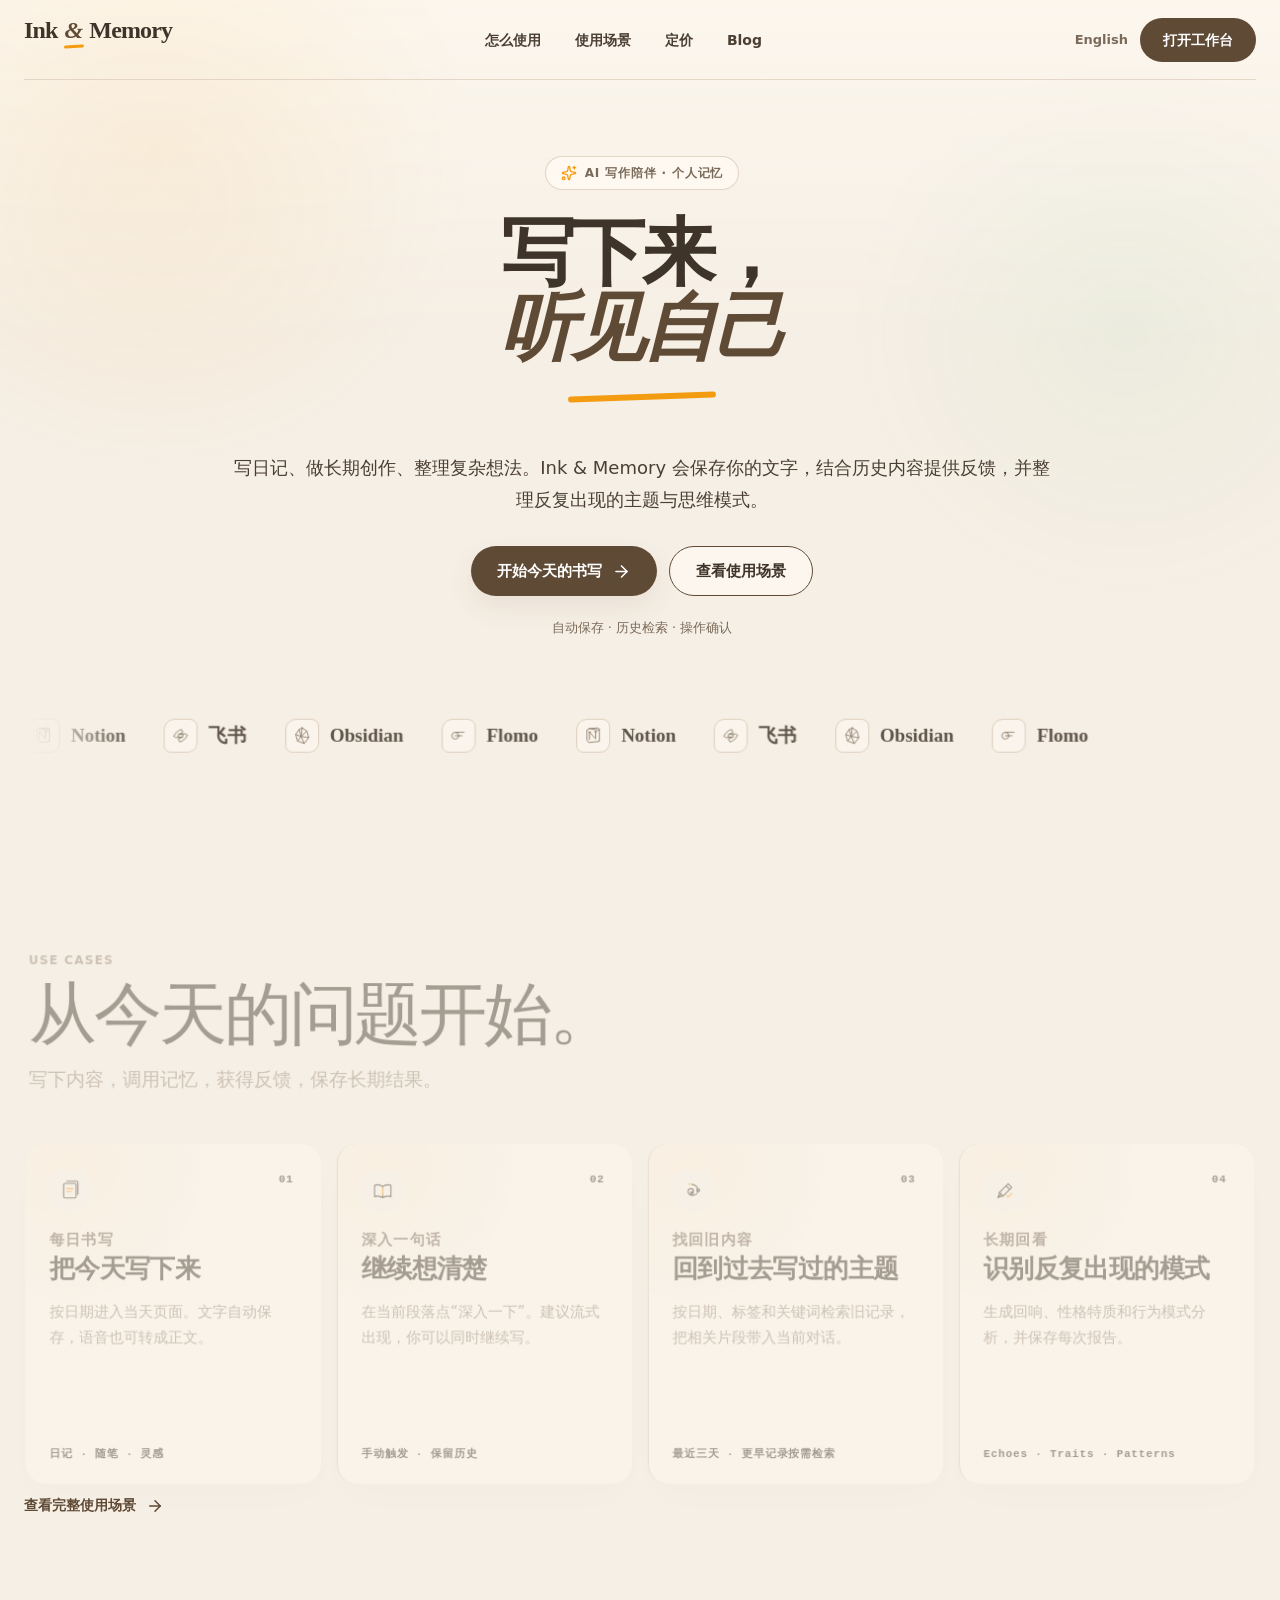
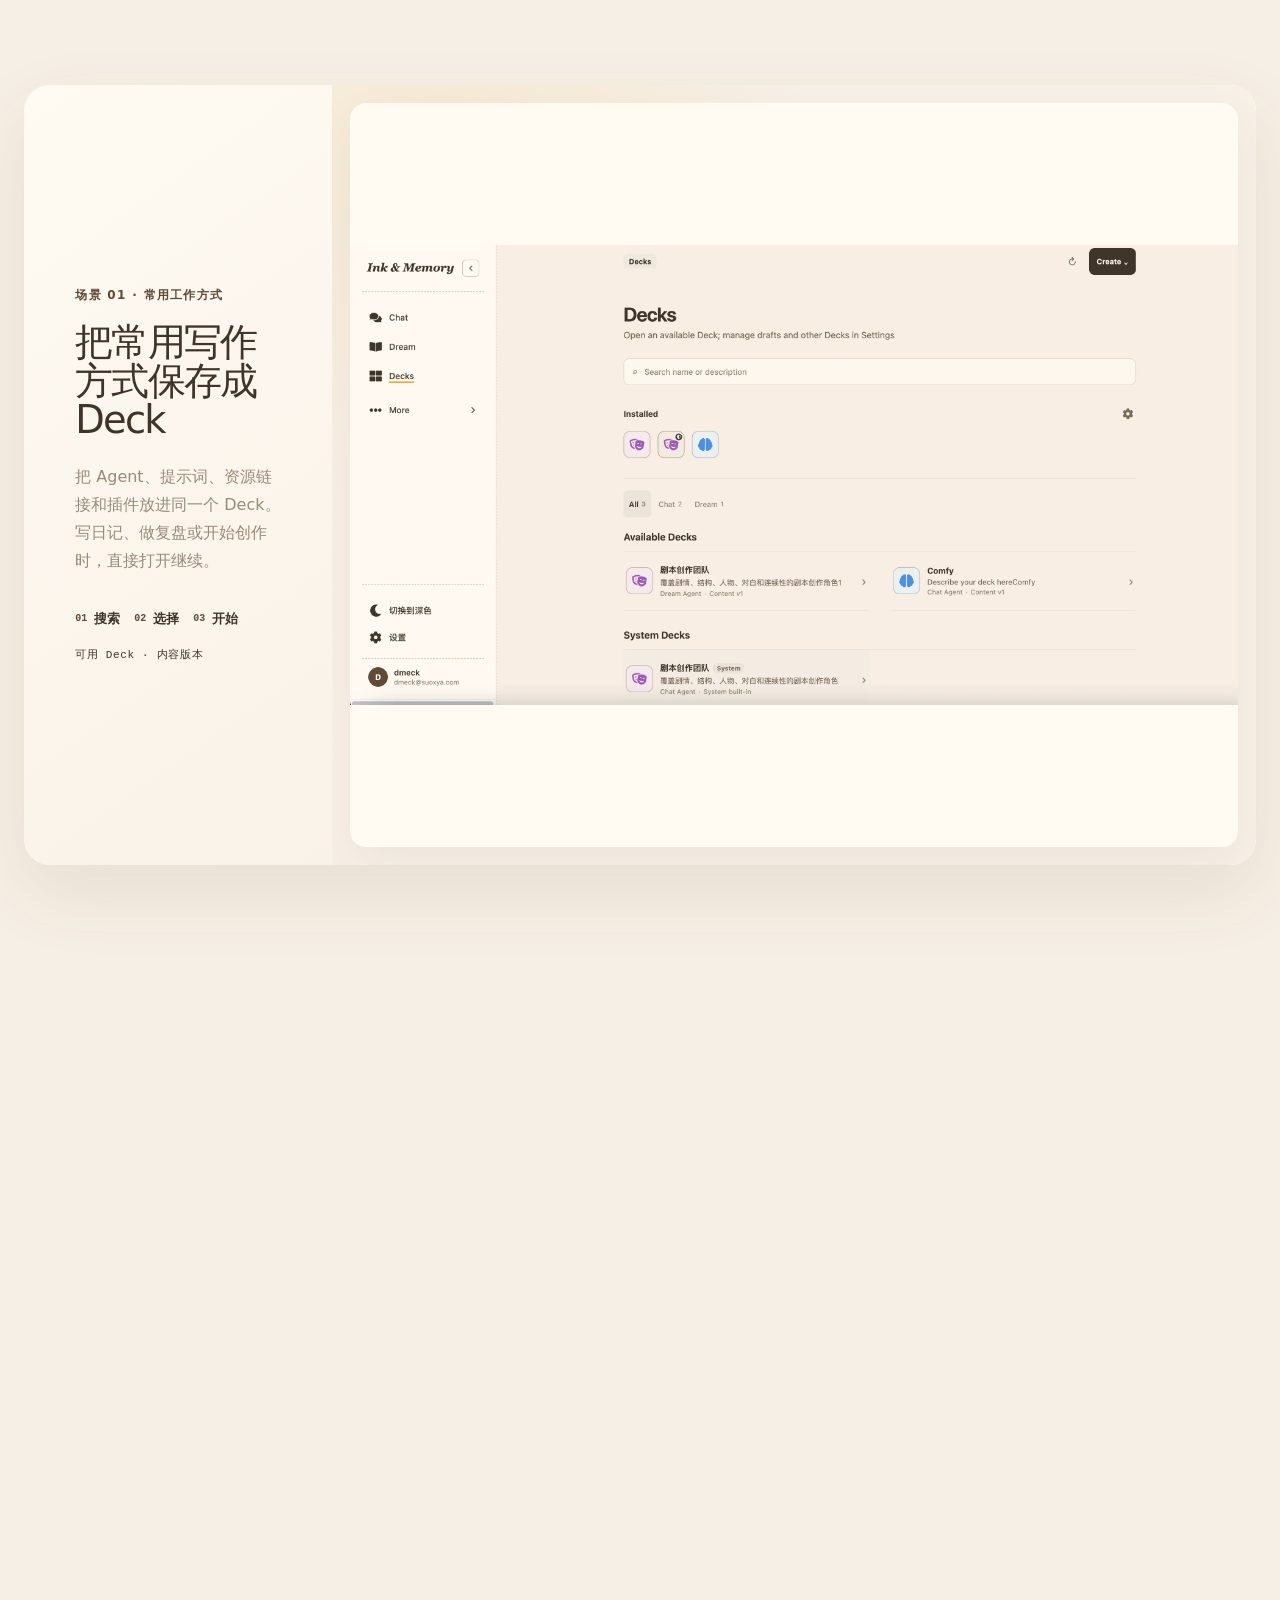
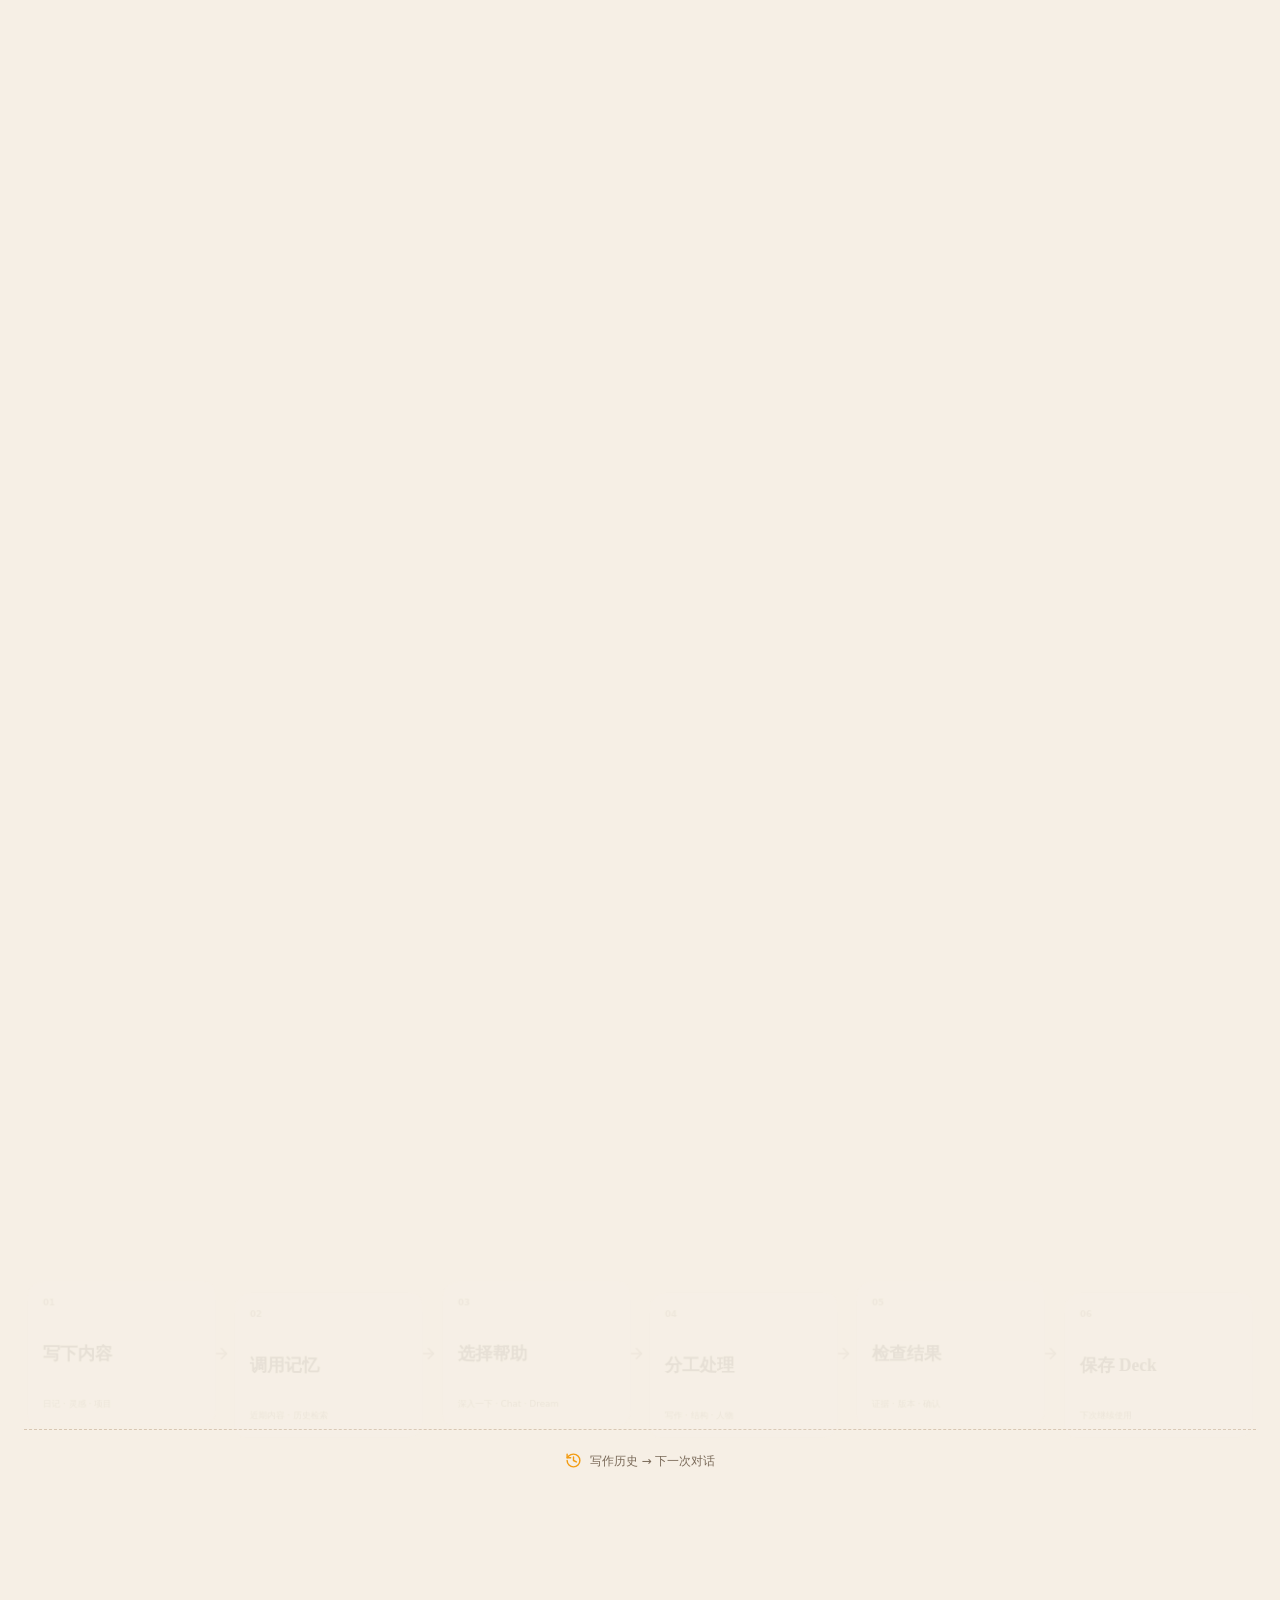
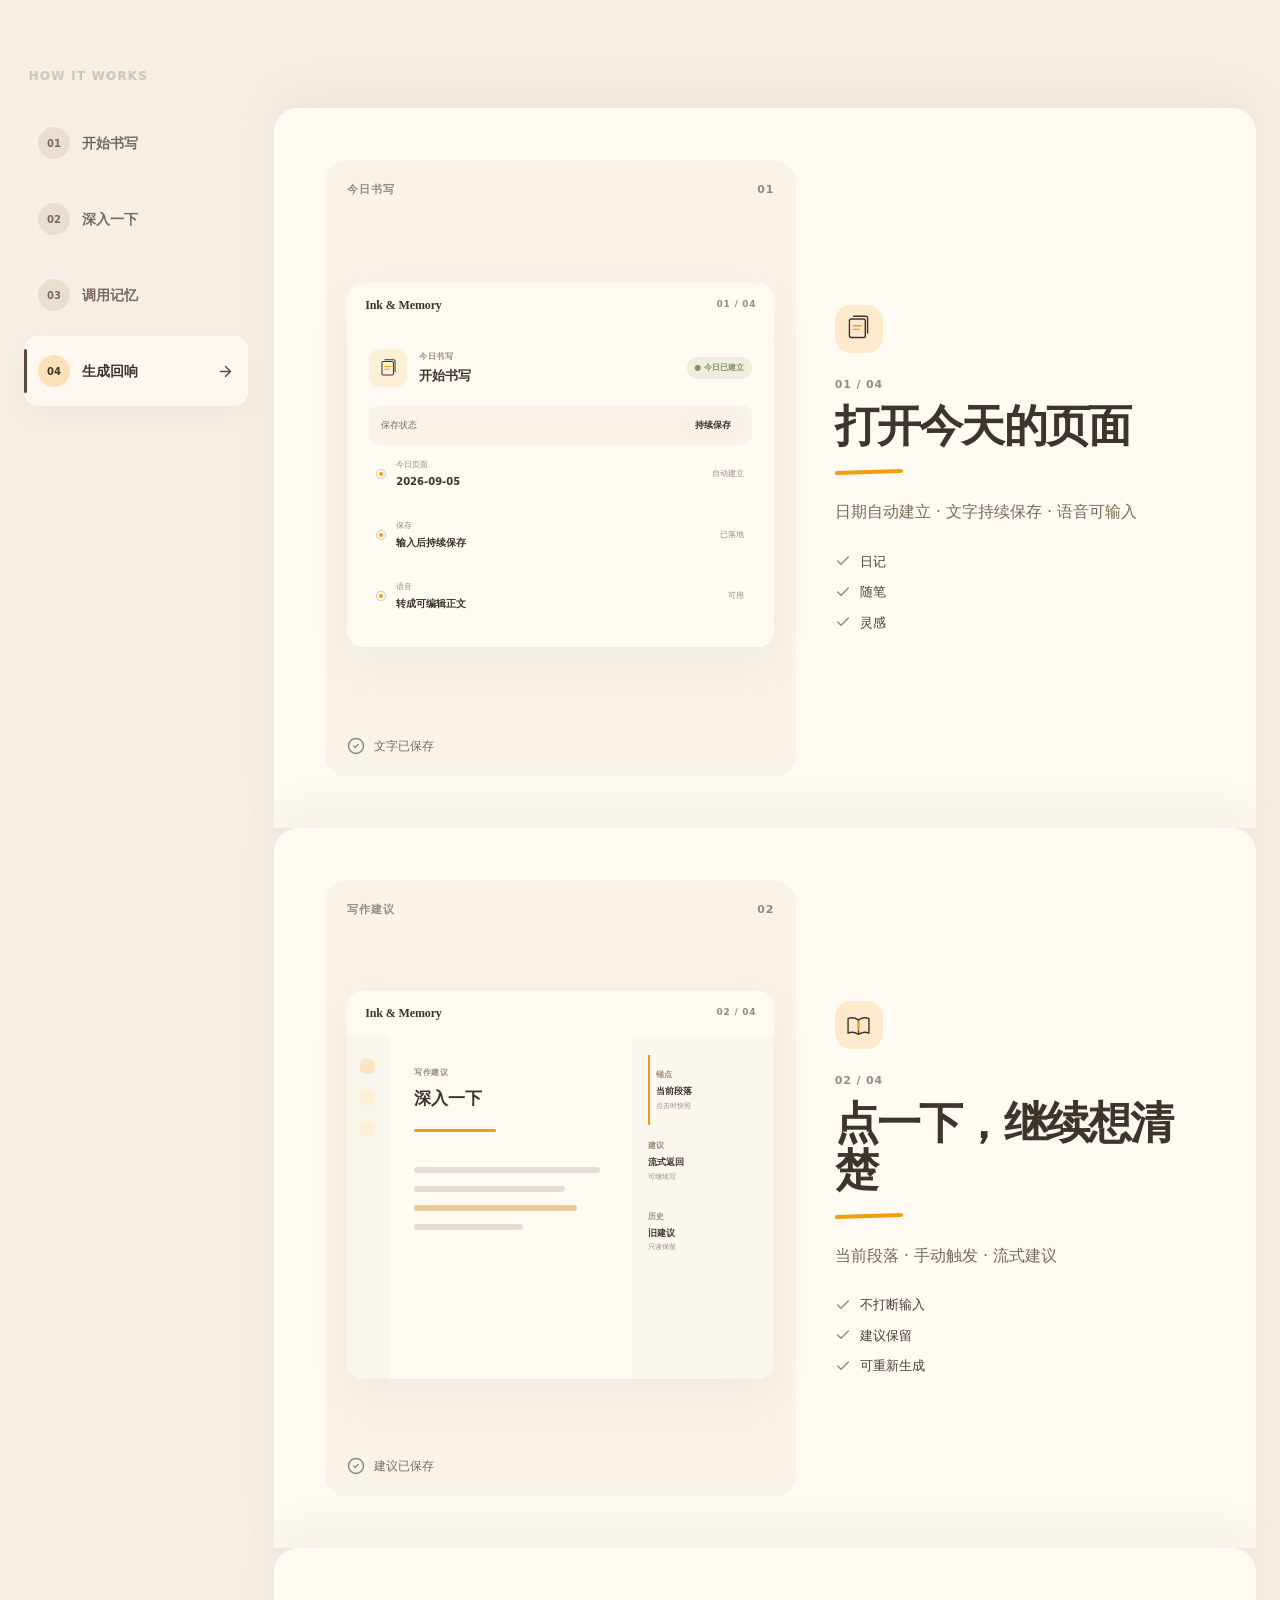
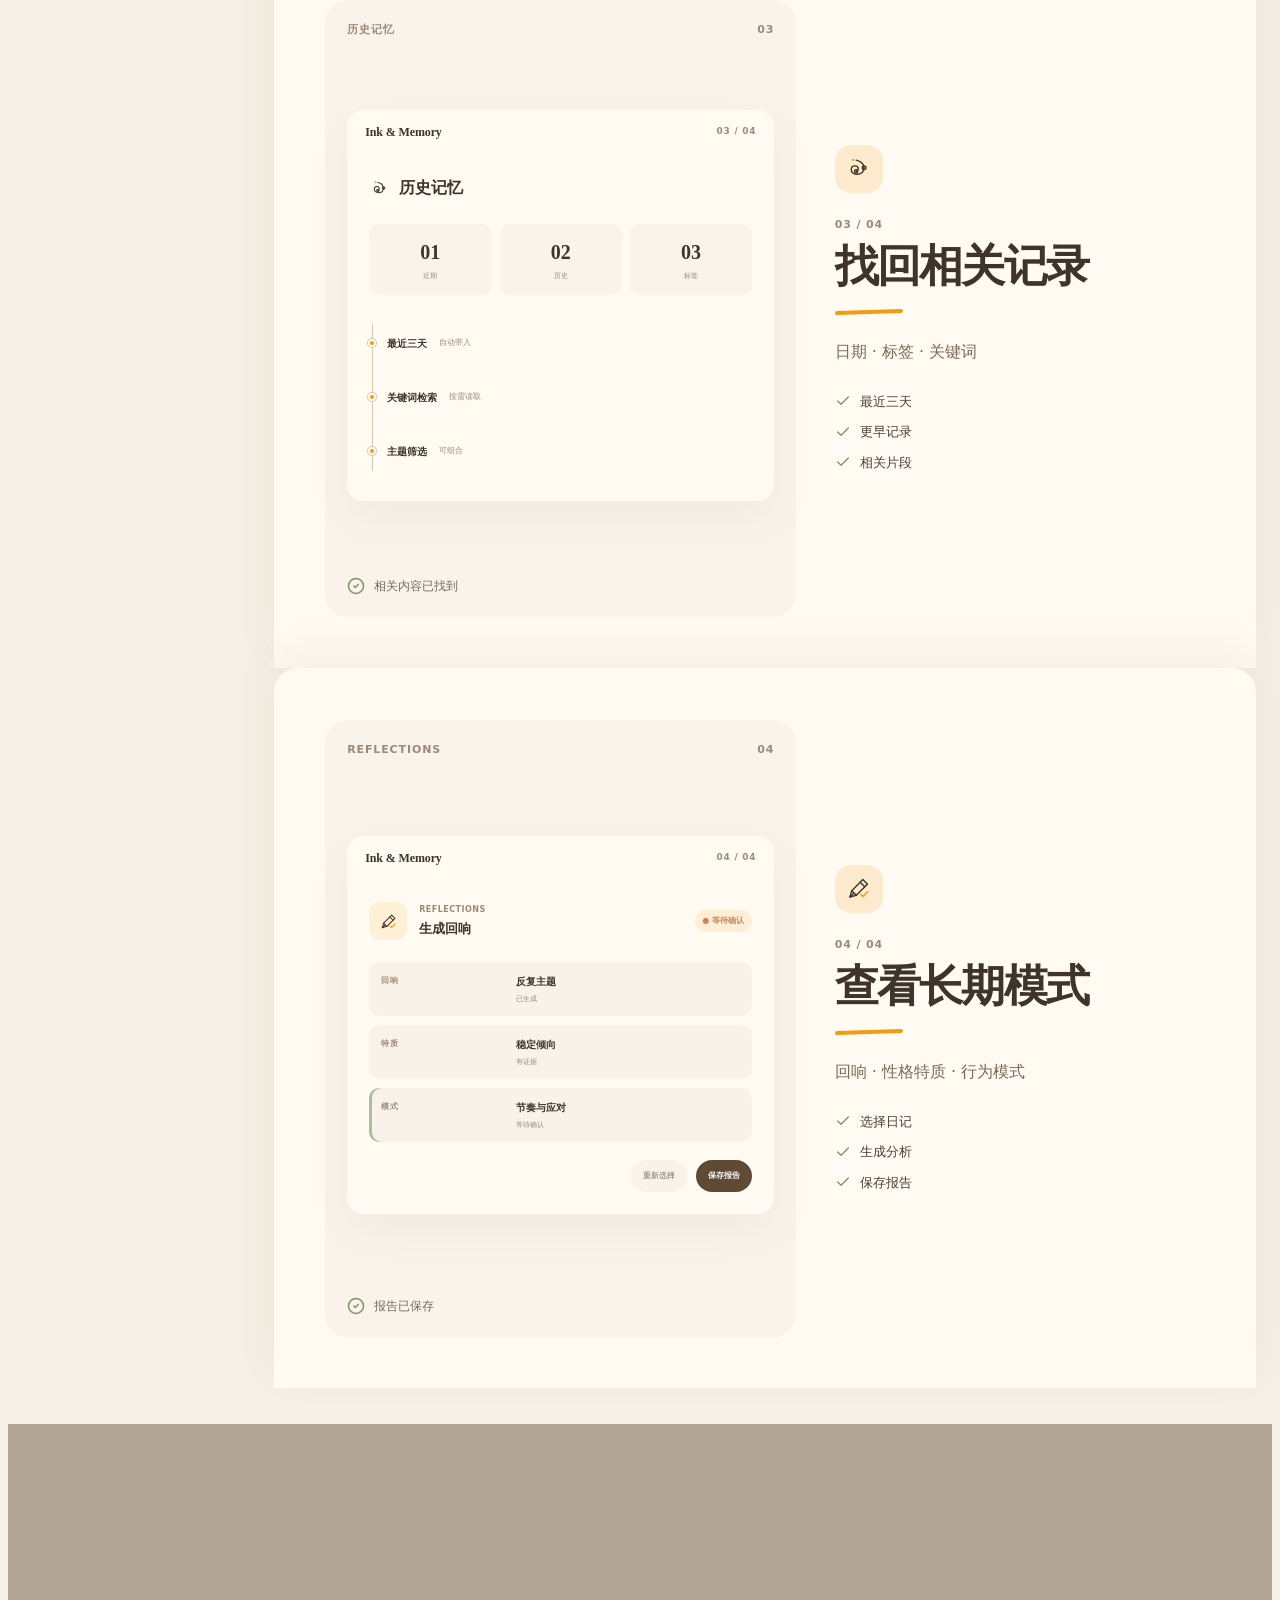
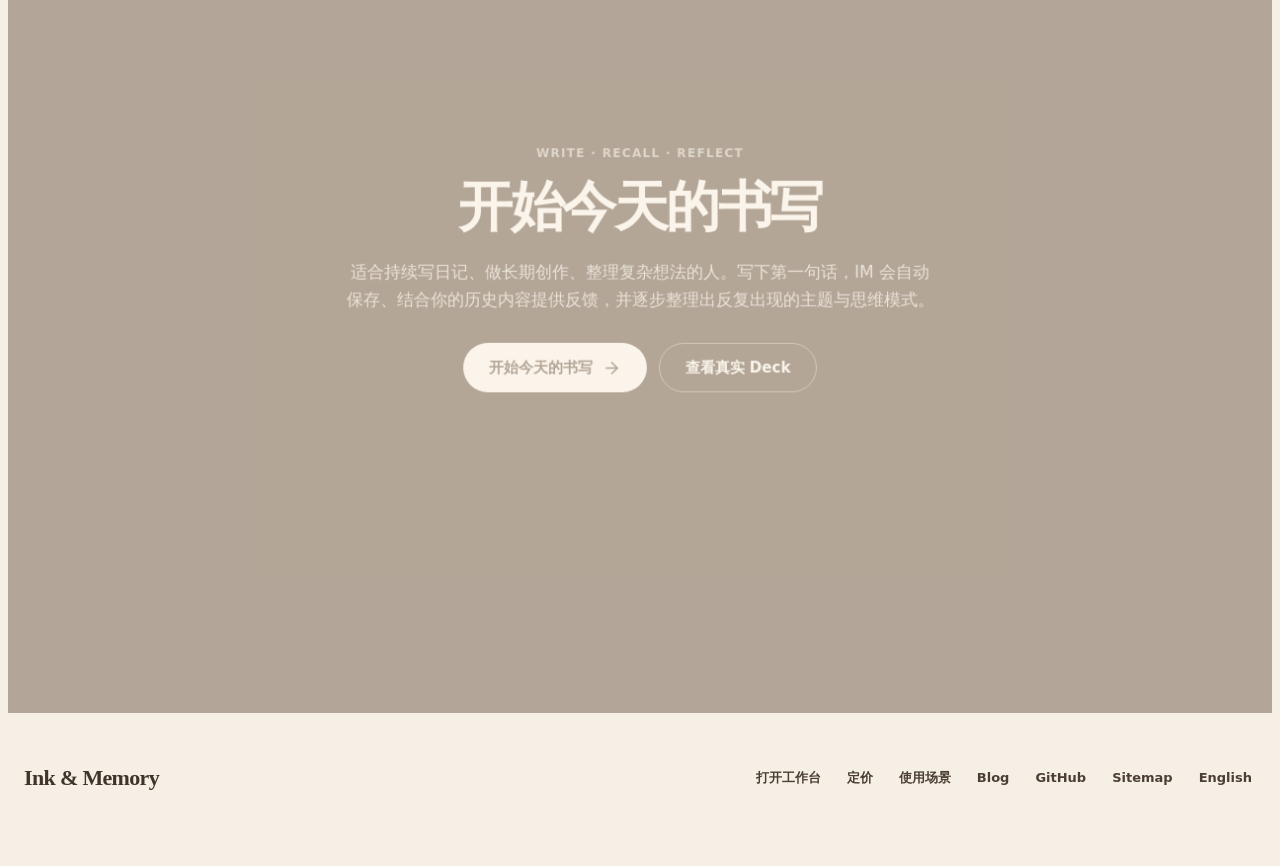
<file: index.html>
<!doctype html>
<html lang="zh-CN">
  <head>
    <meta charset="UTF-8" />
    <meta name="viewport" content="width=device-width, initial-scale=1.0" />
    <meta name="theme-color" content="#F6EFE5" />
    <meta name="robots" content="index,follow,max-image-preview:large,max-snippet:-1,max-video-preview:-1" />
    <meta name="author" content="Ink & Memory product team" />
    <meta name="application-name" content="Ink & Memory" />
    <meta name="description" content="Ink Memory 把真实需求组织成目标、任务、多智能体协作与可检查的工具拓扑，并将经过验证的解决路径沉淀为个人思维模式 Deck。" />
    <link rel="canonical" href="https://ink-memory.suoxya.com/" />
    <link rel="alternate" hreflang="zh-CN" href="https://ink-memory.suoxya.com/" />
    <link rel="alternate" hreflang="en" href="https://ink-memory.suoxya.com/en/" />
    <link rel="alternate" hreflang="x-default" href="https://ink-memory.suoxya.com/" />
    <meta property="og:title" content="Ink Memory | 个人思维模式与多智能体工作台" />
    <meta property="og:description" content="从真实需求出发，组织目标、任务、多智能体和 Skills / MCP / Plugins，把有效路径沉淀为 Deck。" />
    <meta property="og:type" content="website" />
    <meta property="og:url" content="https://ink-memory.suoxya.com/" />
    <meta property="og:site_name" content="Ink & Memory" />
    <meta property="og:locale" content="zh_CN" />
    <meta property="og:locale:alternate" content="en_US" />
    <meta property="og:image" content="https://ink-memory.suoxya.com/og-image.png" />
    <meta property="og:image:type" content="image/png" />
    <meta property="og:image:width" content="1200" />
    <meta property="og:image:height" content="630" />
    <meta property="og:image:alt" content="Ink Memory 个人思维模式与多智能体工作台" />
    <meta name="twitter:card" content="summary_large_image" />
    <meta name="twitter:title" content="Ink Memory | 个人思维模式与多智能体工作台" />
    <meta name="twitter:description" content="从真实需求出发，组织目标、任务、多智能体和工具拓扑，把有效路径沉淀为 Deck。" />
    <meta name="twitter:image" content="https://ink-memory.suoxya.com/og-image.png" />
    <script id="structured-data" type="application/ld+json">
      {
        "@context": "https://schema.org",
        "@graph": [
          {
            "@type": "Organization",
            "@id": "https://ink-memory.suoxya.com/#organization",
            "name": "Ink & Memory",
            "alternateName": "墨水与记忆",
            "url": "https://ink-memory.suoxya.com/",
            "logo": "https://ink-memory.suoxya.com/og-image.png",
            "sameAs": ["https://github.com/glide-the/ink-and-memory"]
          },
          {
            "@type": "WebSite",
            "@id": "https://ink-memory.suoxya.com/#website",
            "name": "Ink & Memory",
            "url": "https://ink-memory.suoxya.com/",
            "inLanguage": ["zh-CN", "en"],
            "publisher": {
              "@id": "https://ink-memory.suoxya.com/#organization"
            }
          },
          {
            "@type": "WebApplication",
            "@id": "https://ink-memory.suoxya.com/#web-application",
            "name": "Ink & Memory",
            "alternateName": "墨水与记忆",
            "applicationCategory": "ProductivityApplication",
            "operatingSystem": "Web",
            "url": "https://ink-memory.suoxya.com/",
            "inLanguage": ["zh-CN", "en"],
            "description": "Ink Memory 是个人思维模式整理与多智能体协作工作台。它把需求组织成目标、任务、智能体分工和工具拓扑，并将验证后的解决路径沉淀为 Deck。",
            "featureList": [
              "目标、任务与思维模式 Deck 三类工作台入口",
              "多智能体角色、状态和交接路径可观察",
              "Skills、MCP 与 Plugins 组成可检查的工具拓扑",
              "任务历史持续校准目标和解决路径",
              "经过验证的路径由用户确认后沉淀为 Deck",
              "连接 Notion、飞书、Obsidian 与 Flomo 等内容来源"
            ],
            "sameAs": ["https://github.com/glide-the/ink-and-memory"],
            "publisher": {
              "@id": "https://ink-memory.suoxya.com/#organization"
            }
          },
          {
            "@type": "SoftwareSourceCode",
            "@id": "https://github.com/glide-the/ink-and-memory#source",
            "name": "Ink & Memory source repository",
            "url": "https://github.com/glide-the/ink-and-memory",
            "codeRepository": "https://github.com/glide-the/ink-and-memory",
            "programmingLanguage": ["TypeScript", "React"],
            "runtimePlatform": "Web browser",
            "isPartOf": {
              "@id": "https://ink-memory.suoxya.com/#web-application"
            }
          },
          {
            "@type": "WebPage",
            "@id": "https://ink-memory.suoxya.com/#webpage",
            "url": "https://ink-memory.suoxya.com/",
            "name": "Ink Memory | 个人思维模式与多智能体工作台",
            "description": "Ink Memory 把真实需求组织成目标、任务、多智能体协作和可检查的工具拓扑，并把验证后的路径沉淀为 Deck。",
            "inLanguage": "zh-CN",
            "isPartOf": {
              "@id": "https://ink-memory.suoxya.com/#website"
            },
            "about": {
              "@id": "https://ink-memory.suoxya.com/#web-application"
            },
            "author": {
              "@id": "https://ink-memory.suoxya.com/#organization"
            },
            "publisher": {
              "@id": "https://ink-memory.suoxya.com/#organization"
            },
            "datePublished": "2026-06-14",
            "dateModified": "2026-09-04",
            "mainEntity": {
              "@id": "https://ink-memory.suoxya.com/#faq"
            }
          },
          {
            "@type": "FAQPage",
            "@id": "https://ink-memory.suoxya.com/#faq",
            "inLanguage": "zh-CN",
            "mainEntity": [
              {
                "@type": "Question",
                "name": "Ink & Memory 是什么？",
                "acceptedAnswer": {
                  "@type": "Answer",
                  "text": "Ink Memory 是个人思维模式整理与多智能体协作工作台。它把需求转换为目标和任务，组织智能体与 Skills、MCP、Plugins 形成解决路径，并把验证后的结构沉淀为 Deck。"
                }
              },
              {
                "@type": "Question",
                "name": "Ink & Memory 适合谁？",
                "acceptedAnswer": {
                  "@type": "Answer",
                  "text": "它适合需要在多个目标和任务之间组织个人思路，并希望观察智能体分工、工具调用和执行结果的用户。"
                }
              },
              {
                "@type": "Question",
                "name": "多智能体协作如何工作？",
                "acceptedAnswer": {
                  "@type": "Answer",
                  "text": "用户定义目标和任务；不同智能体承担研究、方案、执行与验证；角色、状态、交接、来源和结果在同一工作台可见。"
                }
              },
              {
                "@type": "Question",
                "name": "Deck 保存什么？",
                "acceptedAnswer": {
                  "@type": "Answer",
                  "text": "Deck 保存经过验证的目标结构、任务路径、智能体分工和 Skills、MCP、Plugins 工具拓扑，并可在下次需求中复用和调整。"
                }
              }
            ]
          }
        ]
      }
    </script>
    <link
      rel="icon"
      href="data:image/svg+xml,%3Csvg xmlns='http://www.w3.org/2000/svg' viewBox='0 0 64 64'%3E%3Crect width='64' height='64' rx='18' fill='%23F39C12'/%3E%3Ctext x='32' y='39' text-anchor='middle' font-size='20' font-family='Arial,sans-serif' font-weight='900' fill='%233F3429'%3EI%26M%3C/text%3E%3C/svg%3E"
    />
    <title>Ink Memory | 个人思维模式与多智能体工作台</title>
    <script type="module" crossorigin src="/assets/main-B0WeC2d2.js"></script>
    <link rel="stylesheet" crossorigin href="/assets/main-BQxvzoNs.css">
  </head>
  <body>
    <div id="root">
      <noscript>
      <main class="seo-static-content" aria-label="Ink & Memory 产品概览">
        <article>
          <p>Ink & Memory 产品团队维护的公开产品说明。最后更新：2026 年 9 月 5 日。</p>
          <h1>Ink Memory：个人思维模式与多智能体工作台</h1>
          <p>
            Ink Memory 把真实需求组织成目标、任务、多智能体协作与可检查的模块拓扑，
            并将经过验证的解决路径沉淀为属于个人的思维模式 Deck。
          </p>

          <section>
            <h2>Ink & Memory 是什么？</h2>
            <p>
              Ink Memory 是个人思维模式整理与多智能体协作工作台。需求进入工作台后先成为目标和任务，
              再由不同智能体承担研究、方案、执行与验证。Skills 提供方法，MCP 连接上下文与能力，Plugin 封装可复用组合；
              它们共同形成解决问题的路径，最终由用户确认是否保存为 Deck。
            </p>
          </section>

          <section>
            <h2>四项核心能力</h2>
            <ul>
              <li><strong>目标与任务：</strong>把模糊需求转换成有边界、有判断标准的可执行路径。</li>
              <li><strong>多智能体协作：</strong>让不同智能体承载专业方向，并显示职责、状态与交接。</li>
              <li><strong>模块拓扑：</strong>组合 Skills、MCP 和 Plugins，保留工具、来源与执行关系。</li>
              <li><strong>Deck 沉淀：</strong>把经过验证的目标结构、协作方式和工具拓扑保存为可复用思维模式。</li>
            </ul>
          </section>

          <section>
            <h2>实际 Deck</h2>
            <ul>
              <li><strong>Deck 库：</strong>搜索、分类并打开已经安装或可用的 Deck。</li>
              <li><strong>剧本创作团队：</strong>组合编剧、戏剧结构师和人物塑造师等智能体角色。</li>
              <li><strong>角色资料：</strong>从结构化人物档案生成关系图谱、人物弧光与角色设定图。</li>
            </ul>
          </section>

          <section>
            <h2>Ink & Memory 适合谁？</h2>
            <ul>
              <li>需要组织目标、任务与个人思维路径的用户。</li>
              <li>需要多智能体承载研究、方案、执行与验证的用户。</li>
              <li>需要复用 Skills、MCP 与 Plugins 组合的用户。</li>
            </ul>
          </section>

          <section>
            <h2>产品逻辑</h2>
            <p>
              产品按照四个步骤运转：定义需求与目标；拆解任务并组织多智能体协作；
              用 Skills、MCP 和 Plugins 形成可检查的解决拓扑；将验证后的路径由用户确认并沉淀为 Deck。
            </p>
          </section>

          <section>
            <h2>网站和源码仓库</h2>
            <p>
              项目官网的规范 URL 是
              <a href="https://ink-memory.suoxya.com/">https://ink-memory.suoxya.com/</a>（英文版：
              <a href="https://ink-memory.suoxya.com/en/">https://ink-memory.suoxya.com/en/</a>）。公开源码仓库是
              <a href="https://github.com/glide-the/ink-and-memory">https://github.com/glide-the/ink-and-memory</a>.
            </p>
          </section>

          <section>
            <h2>博客和知识库</h2>
            <p>
              Ink & Memory Blog 收录 AI 写作、长期记忆、Workspace 状态管理和交互设计文章。博客入口是
              <a href="https://ink-memory.suoxya.com/blog/">https://ink-memory.suoxya.com/blog/</a>，首批内容包括
              <a href="https://ink-memory.suoxya.com/blog/how-does-an-ai-know-what-you-are-writing/"
                >How Does an AI Know What You Are Writing?</a
              >
              和
              <a href="https://ink-memory.suoxya.com/blog/workspace-state-management/">Workspace 工作空间状态管理与交互入口设计</a>.
            </p>
          </section>

          <section>
            <h2>多智能体协作如何工作？</h2>
            <p>
              用户定义目标和任务；研究、方案、执行与验证智能体分别推进；角色、状态、交接、来源和结果在工作台中持续可见。
            </p>
          </section>

          <section>
            <h2>Deck 保存什么？</h2>
            <dl>
              <dt>目标结构</dt>
              <dd>结果、边界与判断标准。</dd>
              <dt>协作结构</dt>
              <dd>任务、智能体职责、状态与交接。</dd>
              <dt>模块拓扑</dt>
              <dd>Skills、MCP、Plugins、来源与结果。</dd>
            </dl>
          </section>

          <section>
            <h2>常见问题</h2>
            <h3>核心入口</h3>
            <p>Tasks / Goals / Decks。</p>
            <h3>协作观测</h3>
            <p>角色 / 状态 / 交接 / 来源 / 结果。</p>
            <h3>模块组合</h3>
            <p>Skills / MCP / Plugins。</p>
            <h3>Deck 确认</h3>
            <p>系统提出沉淀建议，用户决定保存、命名与复用。</p>
          </section>

          <section>
            <h2>可信度和参考来源</h2>
            <p>
              本页面由 Ink & Memory 产品团队维护。产品的确认与透明度模型参考了公开资料，包括
              <a href="https://www.nist.gov/itl/ai-risk-management-framework">NIST AI Risk Management Framework</a>
              以及
              <a href="https://developers.google.com/search/docs/appearance/structured-data/intro-structured-data"
                >Google Search Central 的结构化数据说明</a
              >.
            </p>
          </section>
        </article>
      </main>
      </noscript>
    </div>
  </body>
</html>
</file>
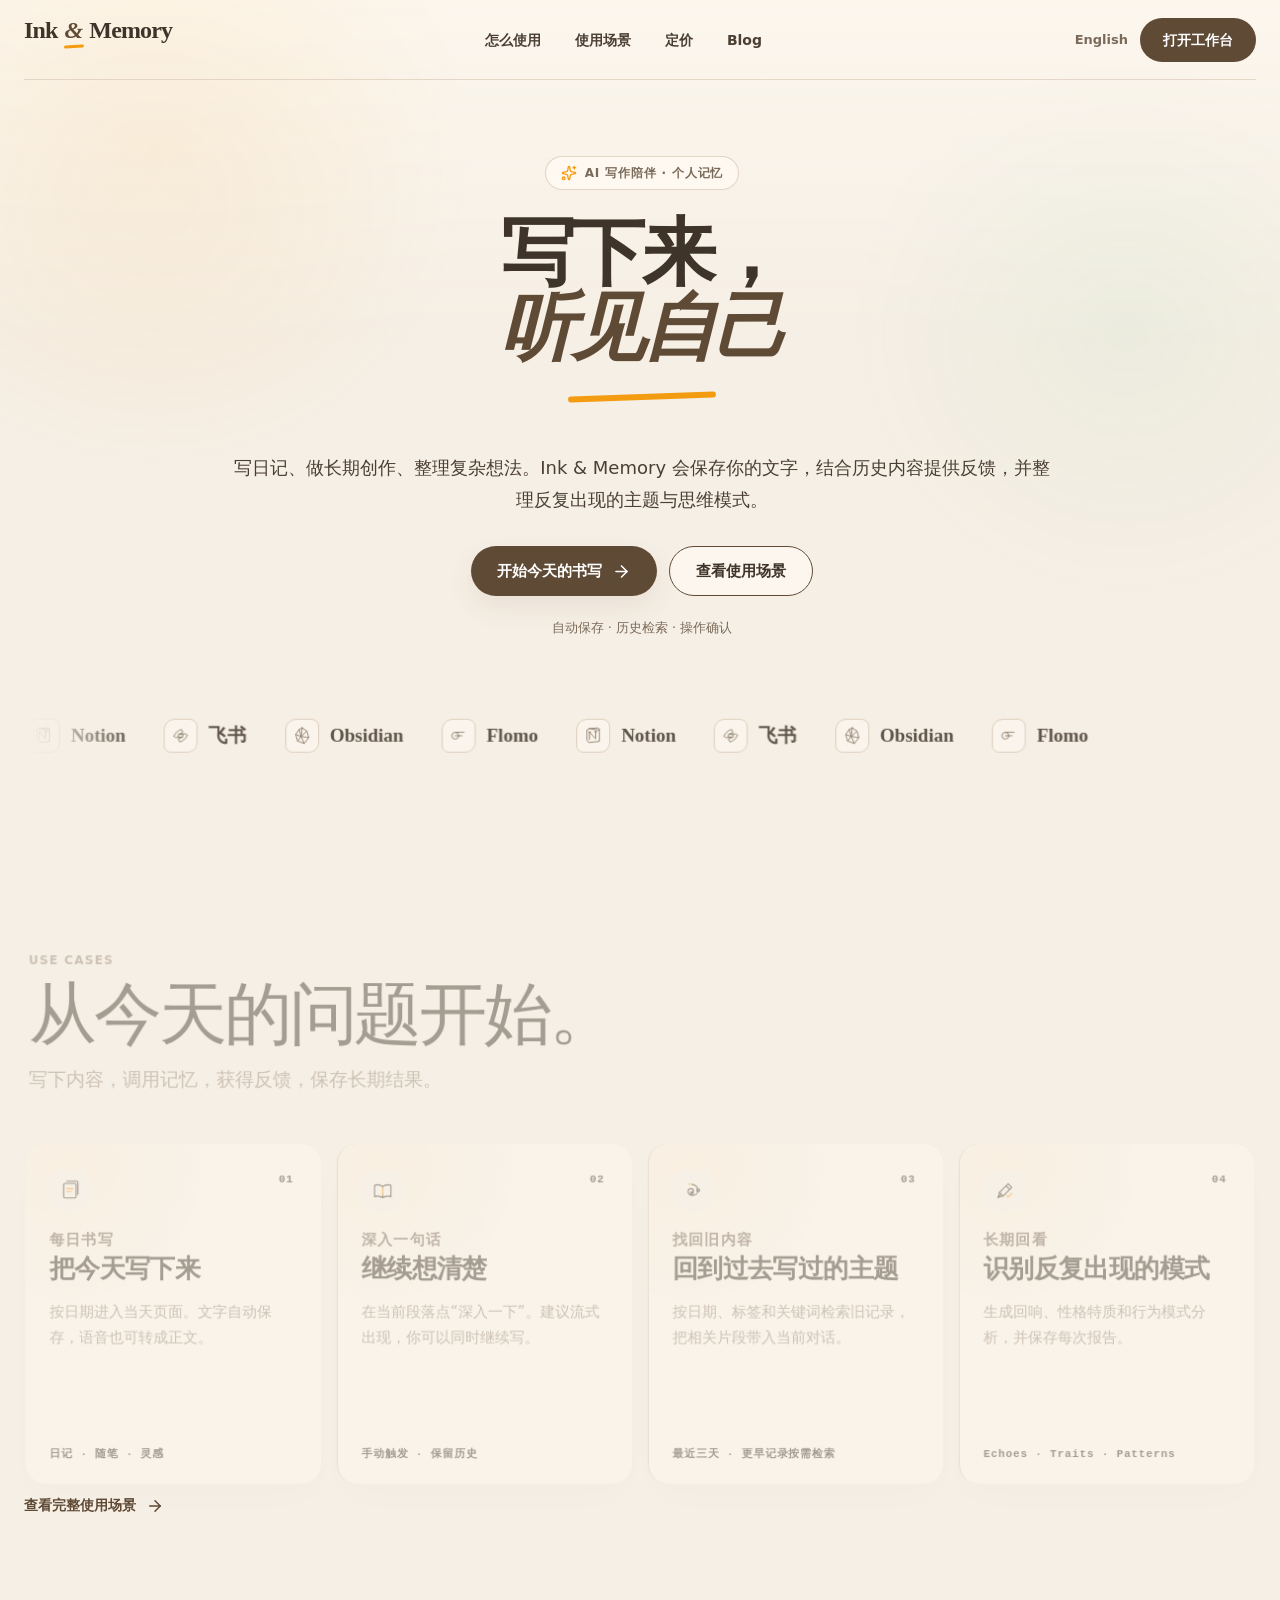
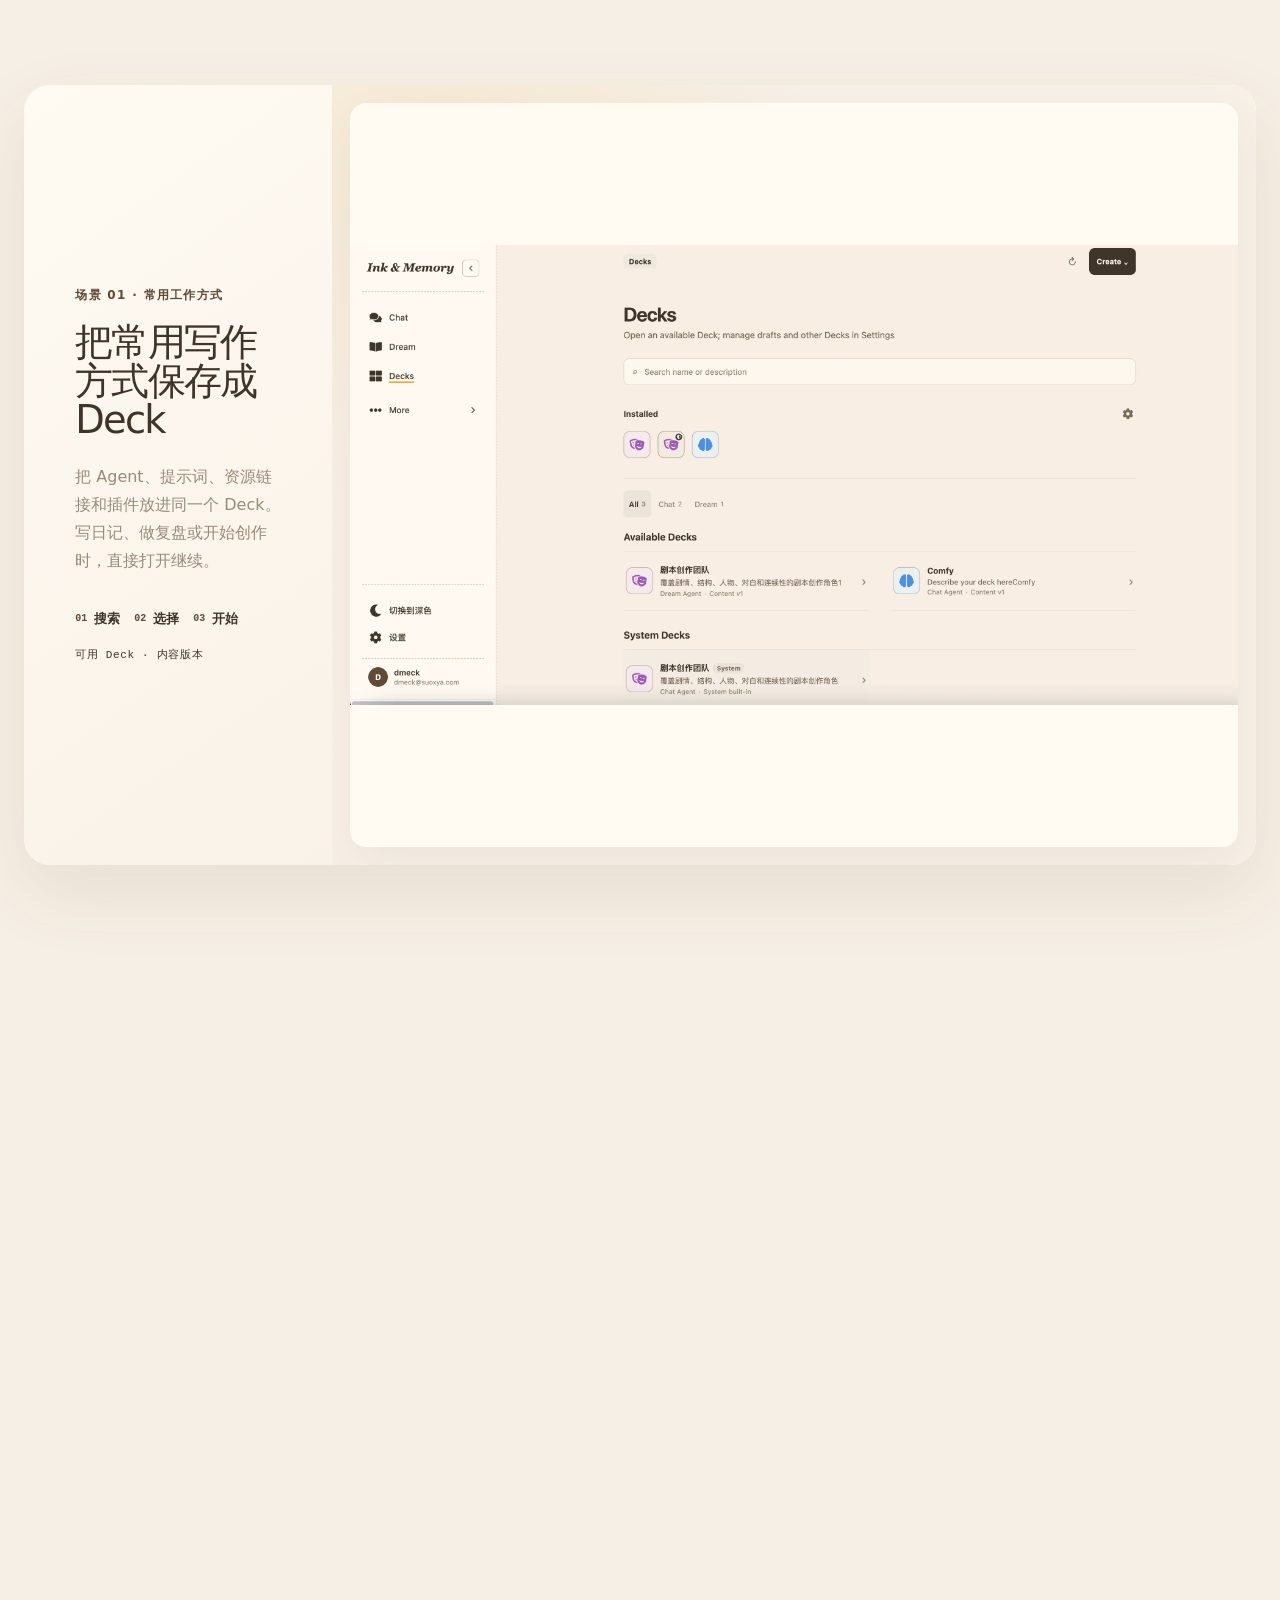
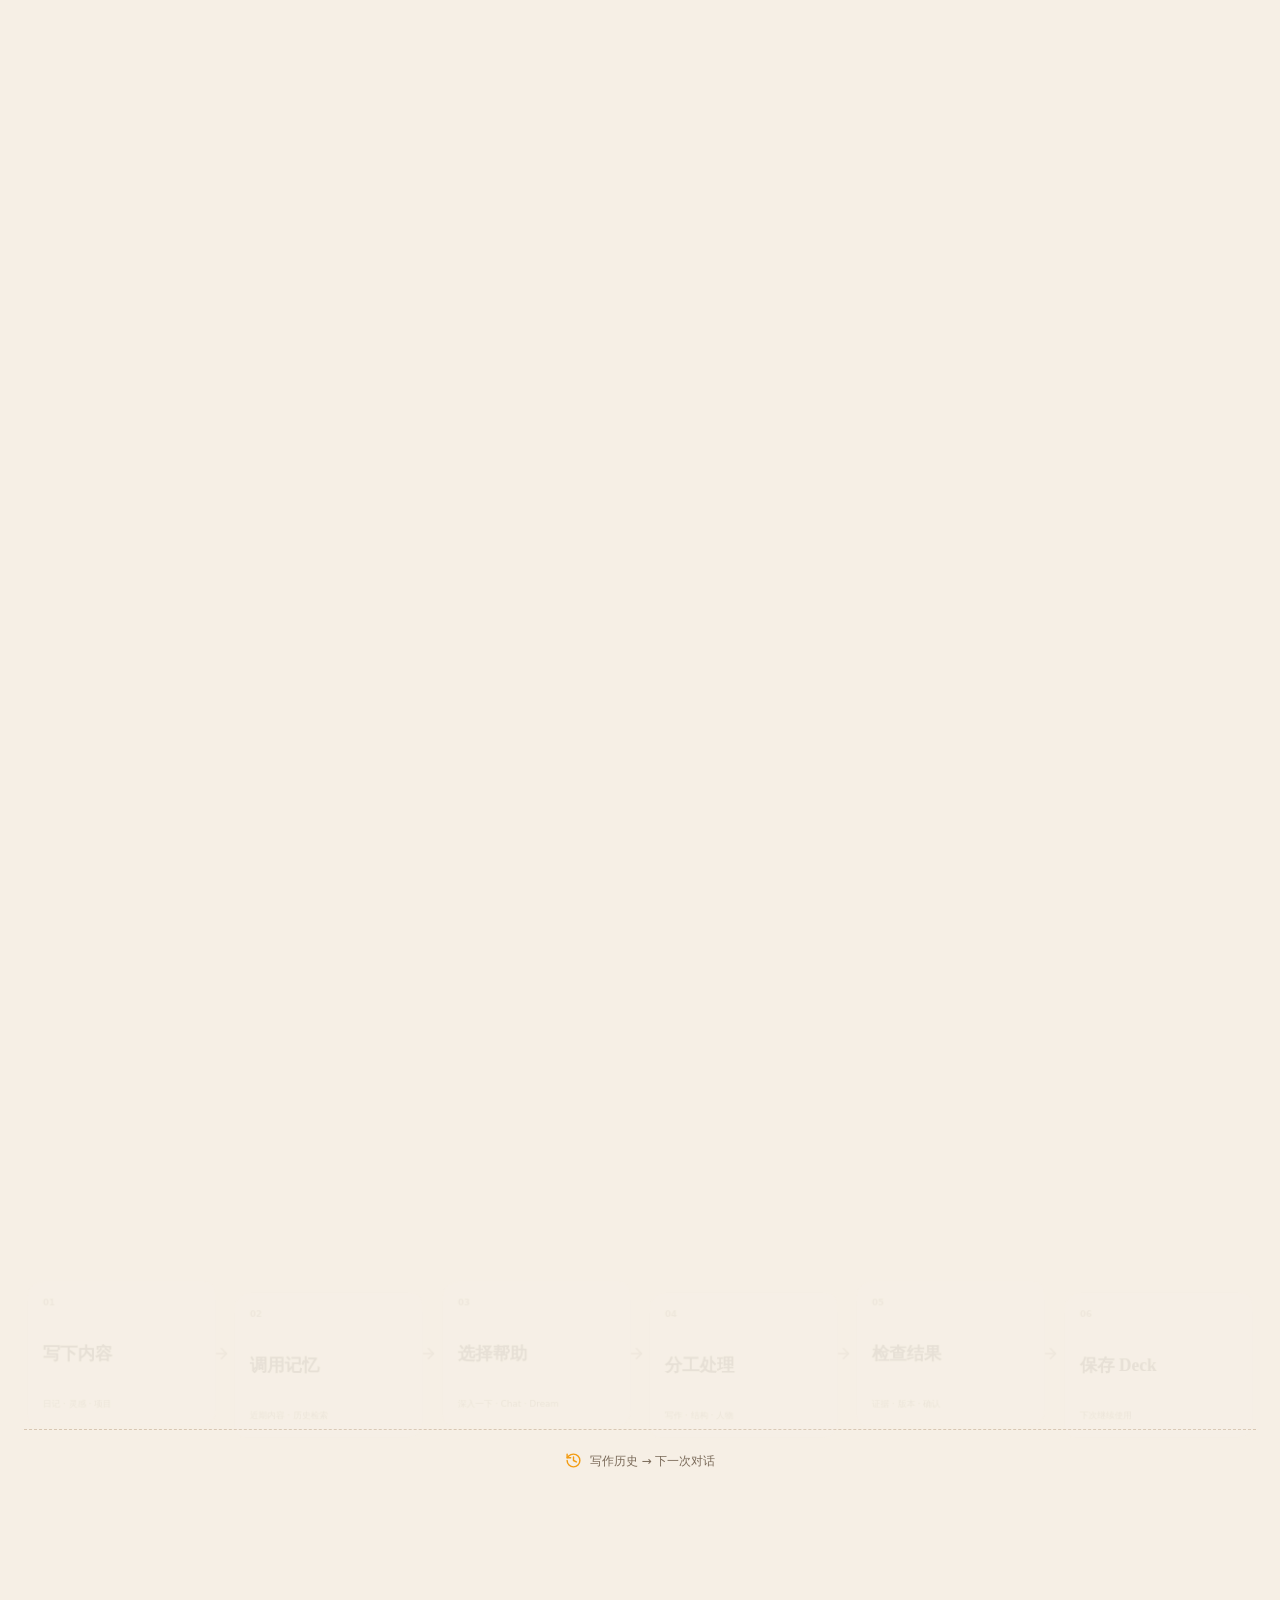
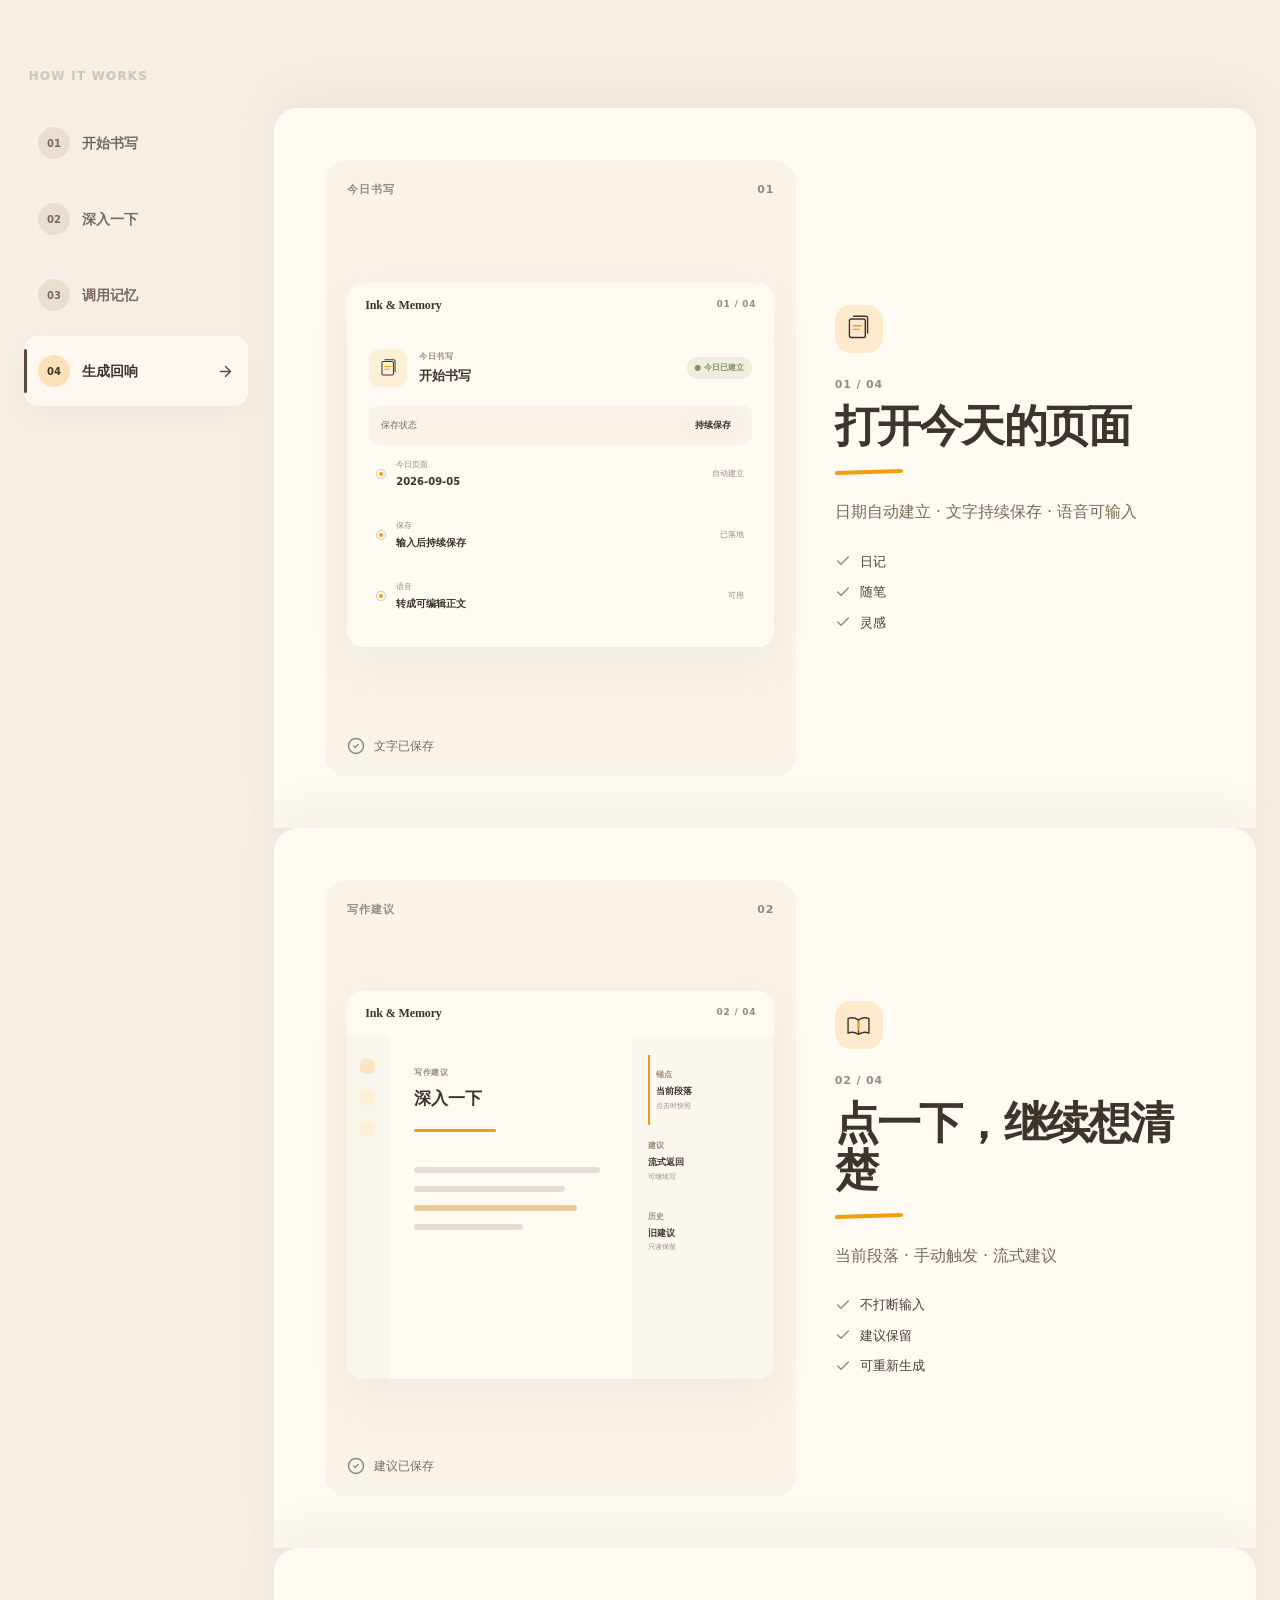
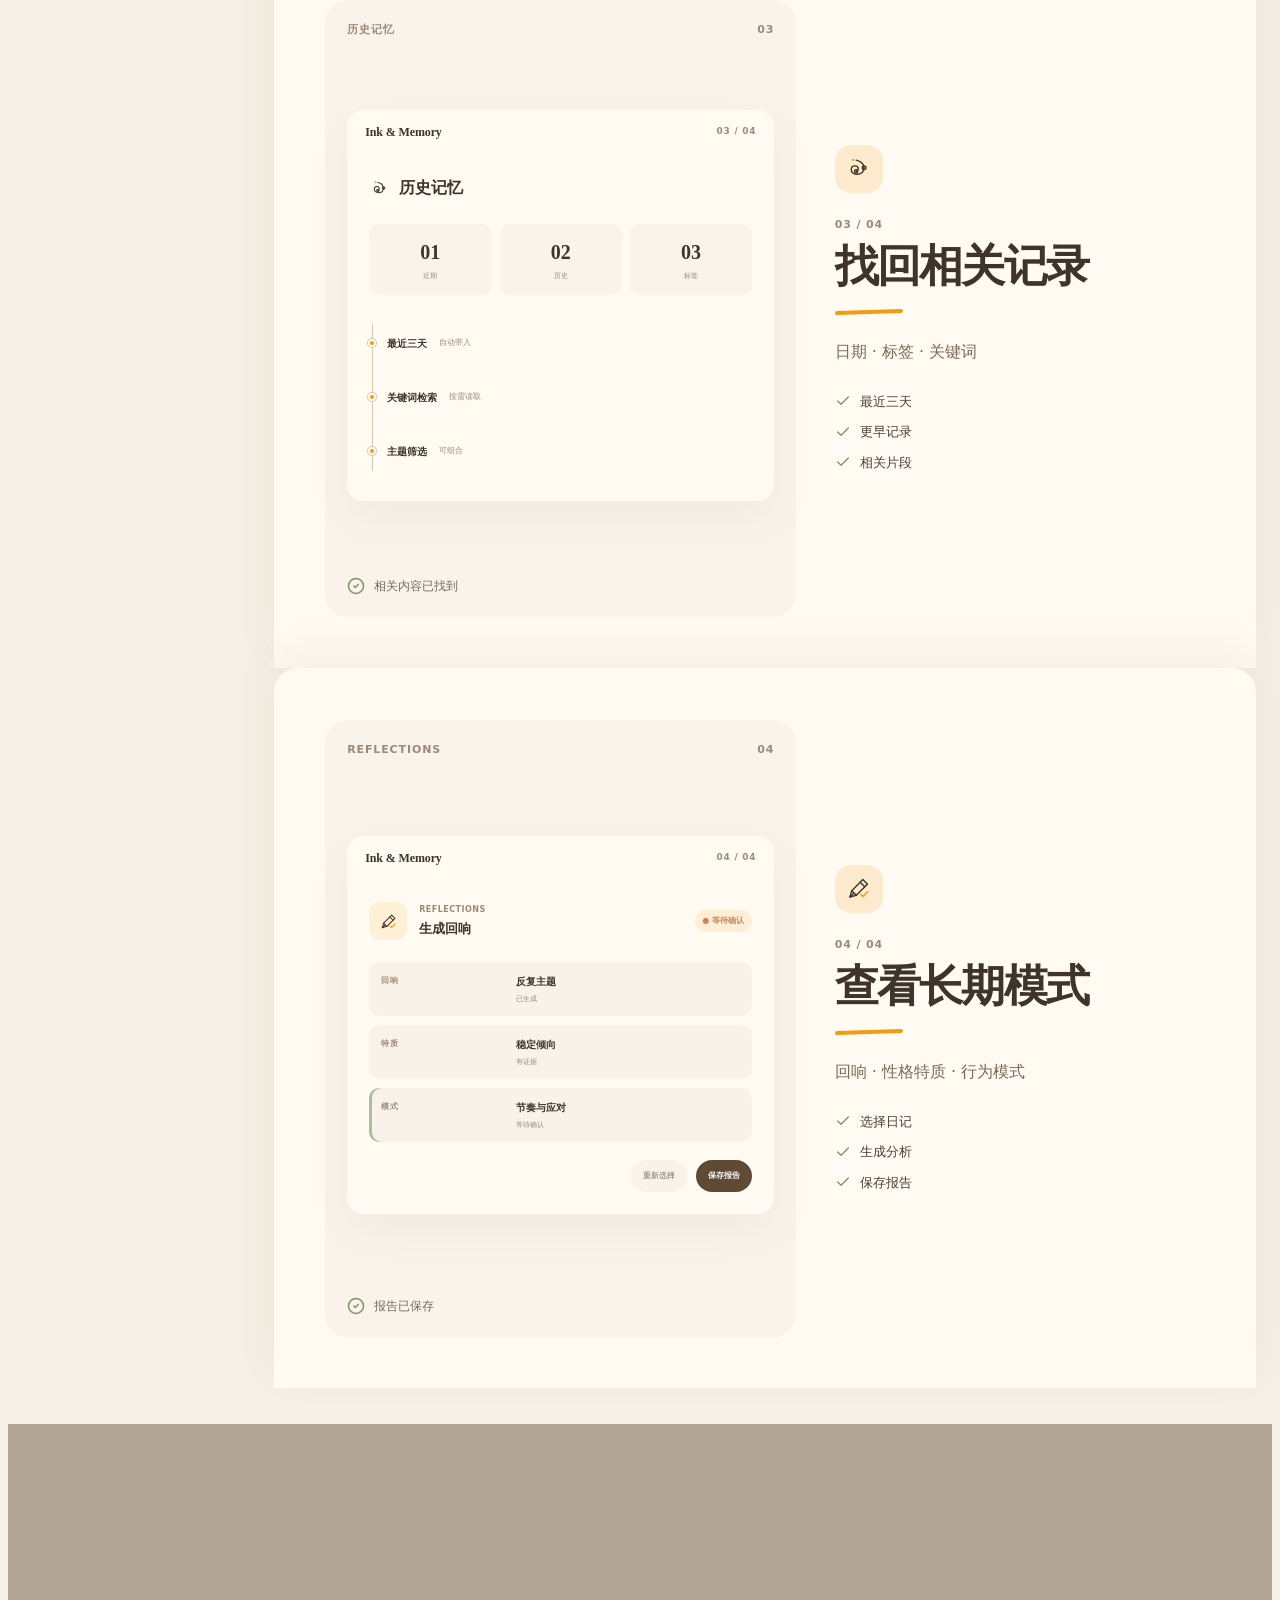
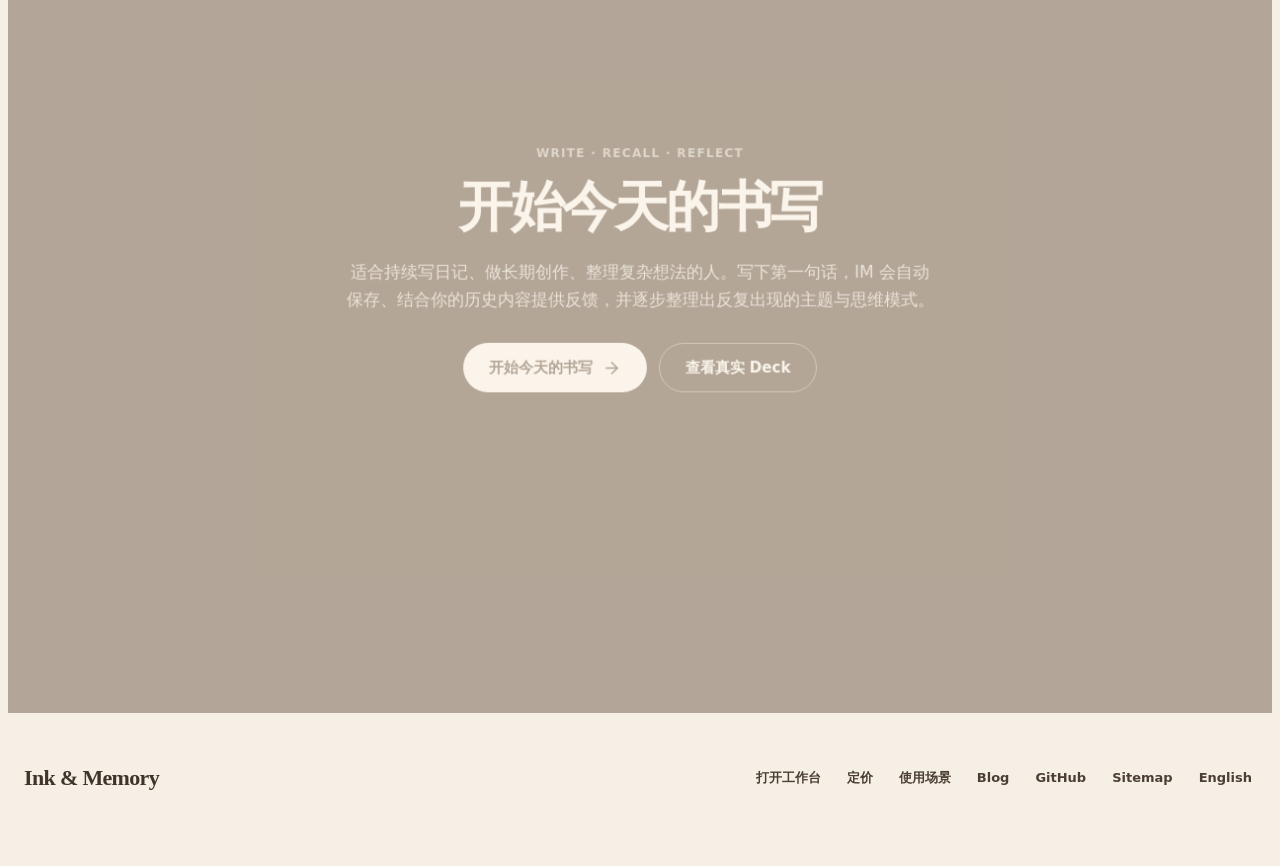
<file: blog/index.html>
<!doctype html>
<html lang="zh-CN">
  <head>
    <meta charset="UTF-8" />
    <meta name="viewport" content="width=device-width, initial-scale=1.0" />
    <meta name="theme-color" content="#F6EFE5" />
    <meta name="robots" content="index,follow,max-image-preview:large,max-snippet:-1,max-video-preview:-1" />
    <meta name="application-name" content="Ink &amp; Memory" />
    <meta name="description" content="Ink & Memory Blog 收录 AI 写作、长期记忆、Workspace 状态管理和交互设计文章。" />
    <link rel="canonical" href="https://ink-memory.suoxya.com/blog/" />
    <meta property="og:title" content="Ink &amp; Memory Blog | AI 写作记忆与工作空间设计" />
    <meta property="og:description" content="Ink & Memory Blog 收录 AI 写作、长期记忆、Workspace 状态管理和交互设计文章。" />
    <meta property="og:type" content="website" />
    <meta property="og:url" content="https://ink-memory.suoxya.com/blog/" />
    <meta property="og:site_name" content="Ink &amp; Memory" />
    <meta property="og:image" content="https://ink-memory.suoxya.com/og-image.png" />
    <meta name="twitter:card" content="summary_large_image" />
    <meta name="twitter:title" content="Ink &amp; Memory Blog | AI 写作记忆与工作空间设计" />
    <meta name="twitter:description" content="Ink & Memory Blog 收录 AI 写作、长期记忆、Workspace 状态管理和交互设计文章。" />
    <meta name="twitter:image" content="https://ink-memory.suoxya.com/og-image.png" />
    <script type="application/ld+json">{"@context":"https://schema.org","@type":"ItemList","itemListElement":[{"@type":"ListItem","position":1,"name":"讲义｜连接器进入 Agent 工作空间之后：状态、信任与动作的边界"},{"@type":"ListItem","position":2,"name":"Lecture Notes | When Connectors Enter the Agent Workspace: Boundaries of State, Trust, and Action"},{"@type":"ListItem","position":3,"url":"https://ink-memory.suoxya.com/blog/workspace-state-management/","name":"Workspace 工作空间状态管理与交互入口设计"},{"@type":"ListItem","position":4,"url":"https://ink-memory.suoxya.com/blog/how-does-an-ai-know-what-you-are-writing/","name":"How Does an AI Know What You Are Writing?"}]}</script>
    <title>Ink &amp; Memory Blog | AI 写作记忆与工作空间设计</title>
    <link rel="icon" href="data:image/svg+xml,%3Csvg xmlns='http://www.w3.org/2000/svg' viewBox='0 0 64 64'%3E%3Crect width='64' height='64' rx='18' fill='%23F39C12'/%3E%3Ctext x='32' y='39' text-anchor='middle' font-size='20' font-family='Arial,sans-serif' font-weight='900' fill='%233F3429'%3EI%26M%3C/text%3E%3C/svg%3E" />
    <script type="module" crossorigin src="/assets/main-B0WeC2d2.js"></script>
    <link rel="stylesheet" crossorigin href="/assets/main-BQxvzoNs.css">
  </head>
  <body>
    <div id="root">
      <noscript>
      <main class="seo-static-content" aria-label="Ink & Memory Blog">
        <h1>Articles</h1>
          <article>
            <h2><a href="/blog/connectors-in-agent-workspace-state-trust-action-boundaries/">讲义｜连接器进入 Agent 工作空间之后：状态、信任与动作的边界</a></h2>
            <p>从工作空间主体、远程资源版本与能力边界出发，讨论连接器进入 Agent 工作环境后，状态如何持续、信任如何建立、动作如何安全发生。</p>
            <p><time datetime="2026-08-31">2026-08-31</time> · 18 分钟阅读 · 中文</p>
          </article>
          <article>
            <h2><a href="/blog/connectors-in-agent-workspace-state-trust-action-boundaries-en/">Lecture Notes | When Connectors Enter the Agent Workspace: Boundaries of State, Trust, and Action</a></h2>
            <p>A product and systems design essay on what changes when connectors enter an Agent workspace: which state persists, how users can verify trust, and when proposed actions may safely become real changes.</p>
            <p><time datetime="2026-08-31">2026-08-31</time> · 20 min read · English</p>
          </article>
          <article>
            <h2><a href="/blog/workspace-state-management/">Workspace 工作空间状态管理与交互入口设计</a></h2>
            <p>从 Ink &amp; Memory 的工作空间设计出发，梳理 AI 如何跟随当前文档、区分 thread / workspace / editor session，并在没有打开文档时自然回到聊天。</p>
            <p><time datetime="2026-07-09">2026-07-09</time> · 6 分钟阅读 · 中文</p>
          </article>
          <article>
            <h2><a href="/blog/how-does-an-ai-know-what-you-are-writing/">How Does an AI Know What You Are Writing?</a></h2>
            <p>A product design essay about shared attention in an AI writing workspace: current editor state, document switching, visible edit approval, and why the assistant should read the same page as the writer.</p>
            <p><time datetime="2026-06-23">2026-06-23</time> · 10 min read · English</p>
          </article>
      </main>
      </noscript>
    </div>
  </body>
</html>
</file>
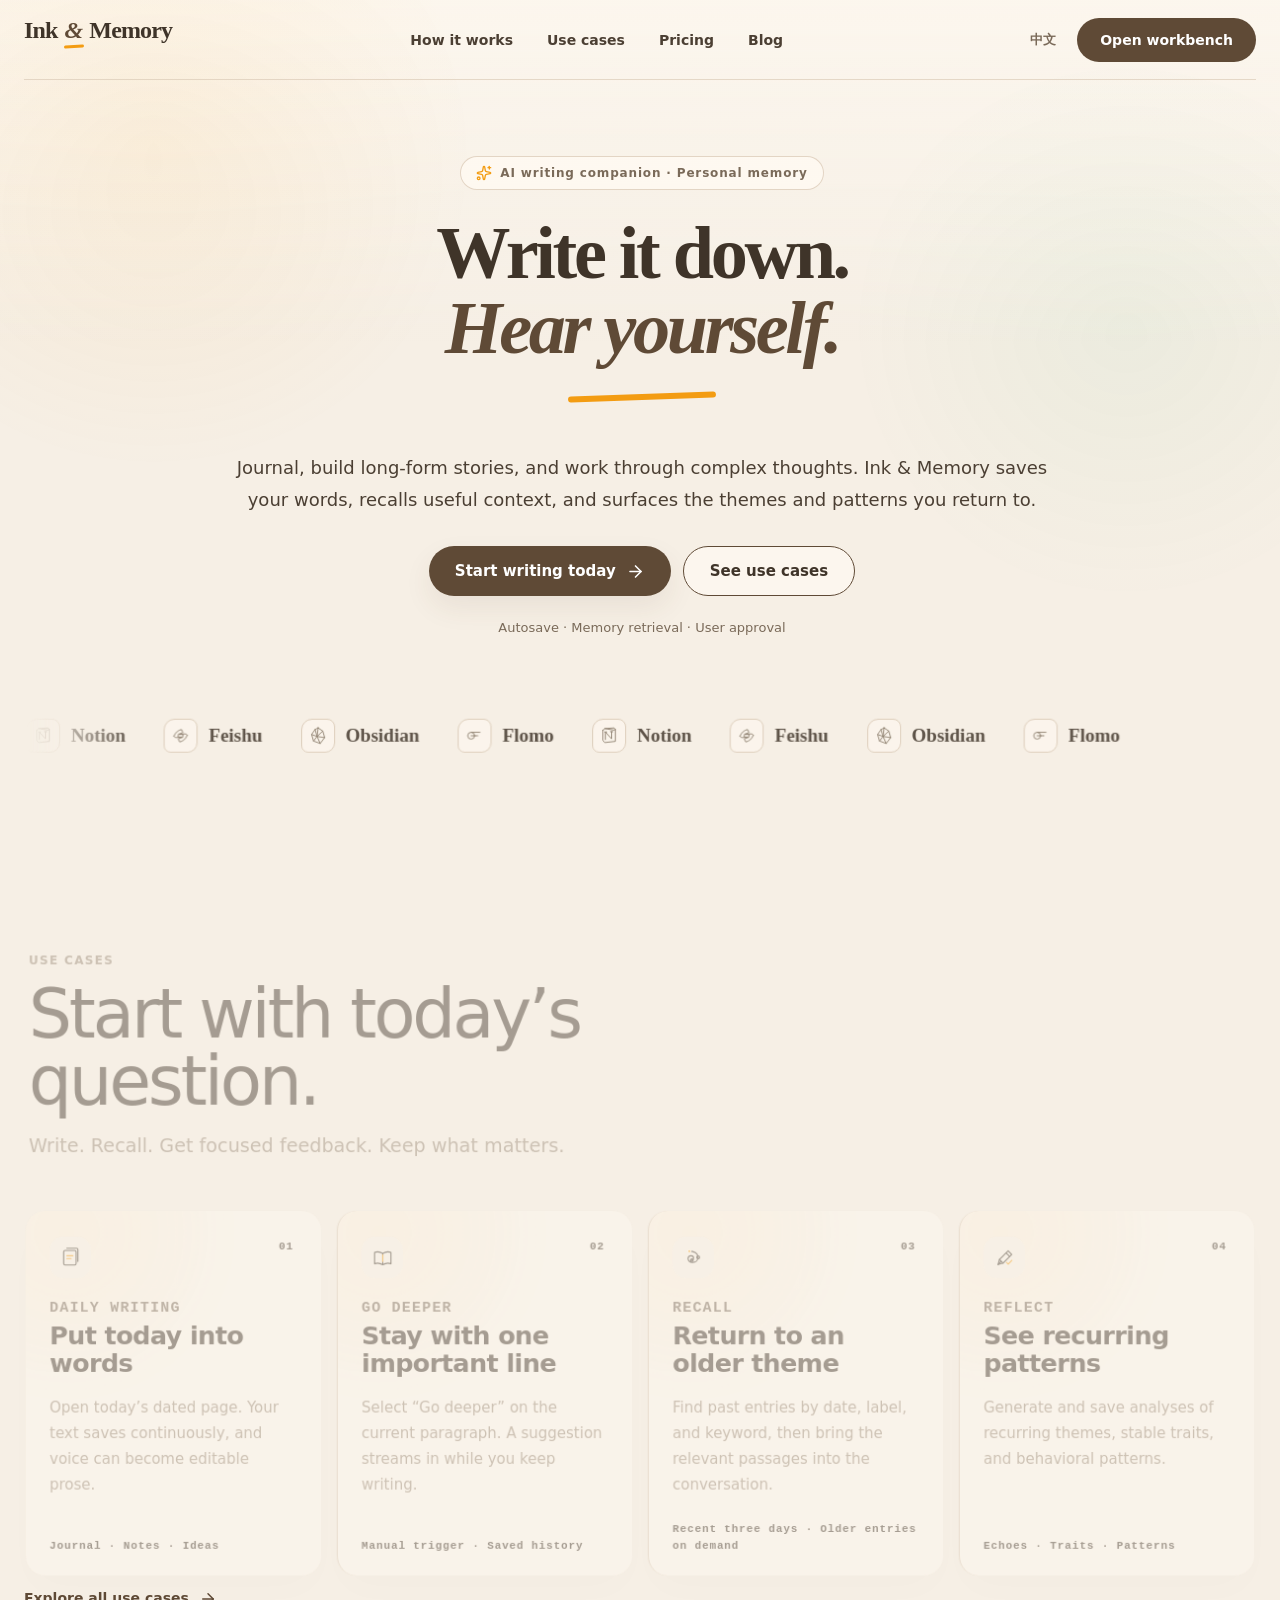
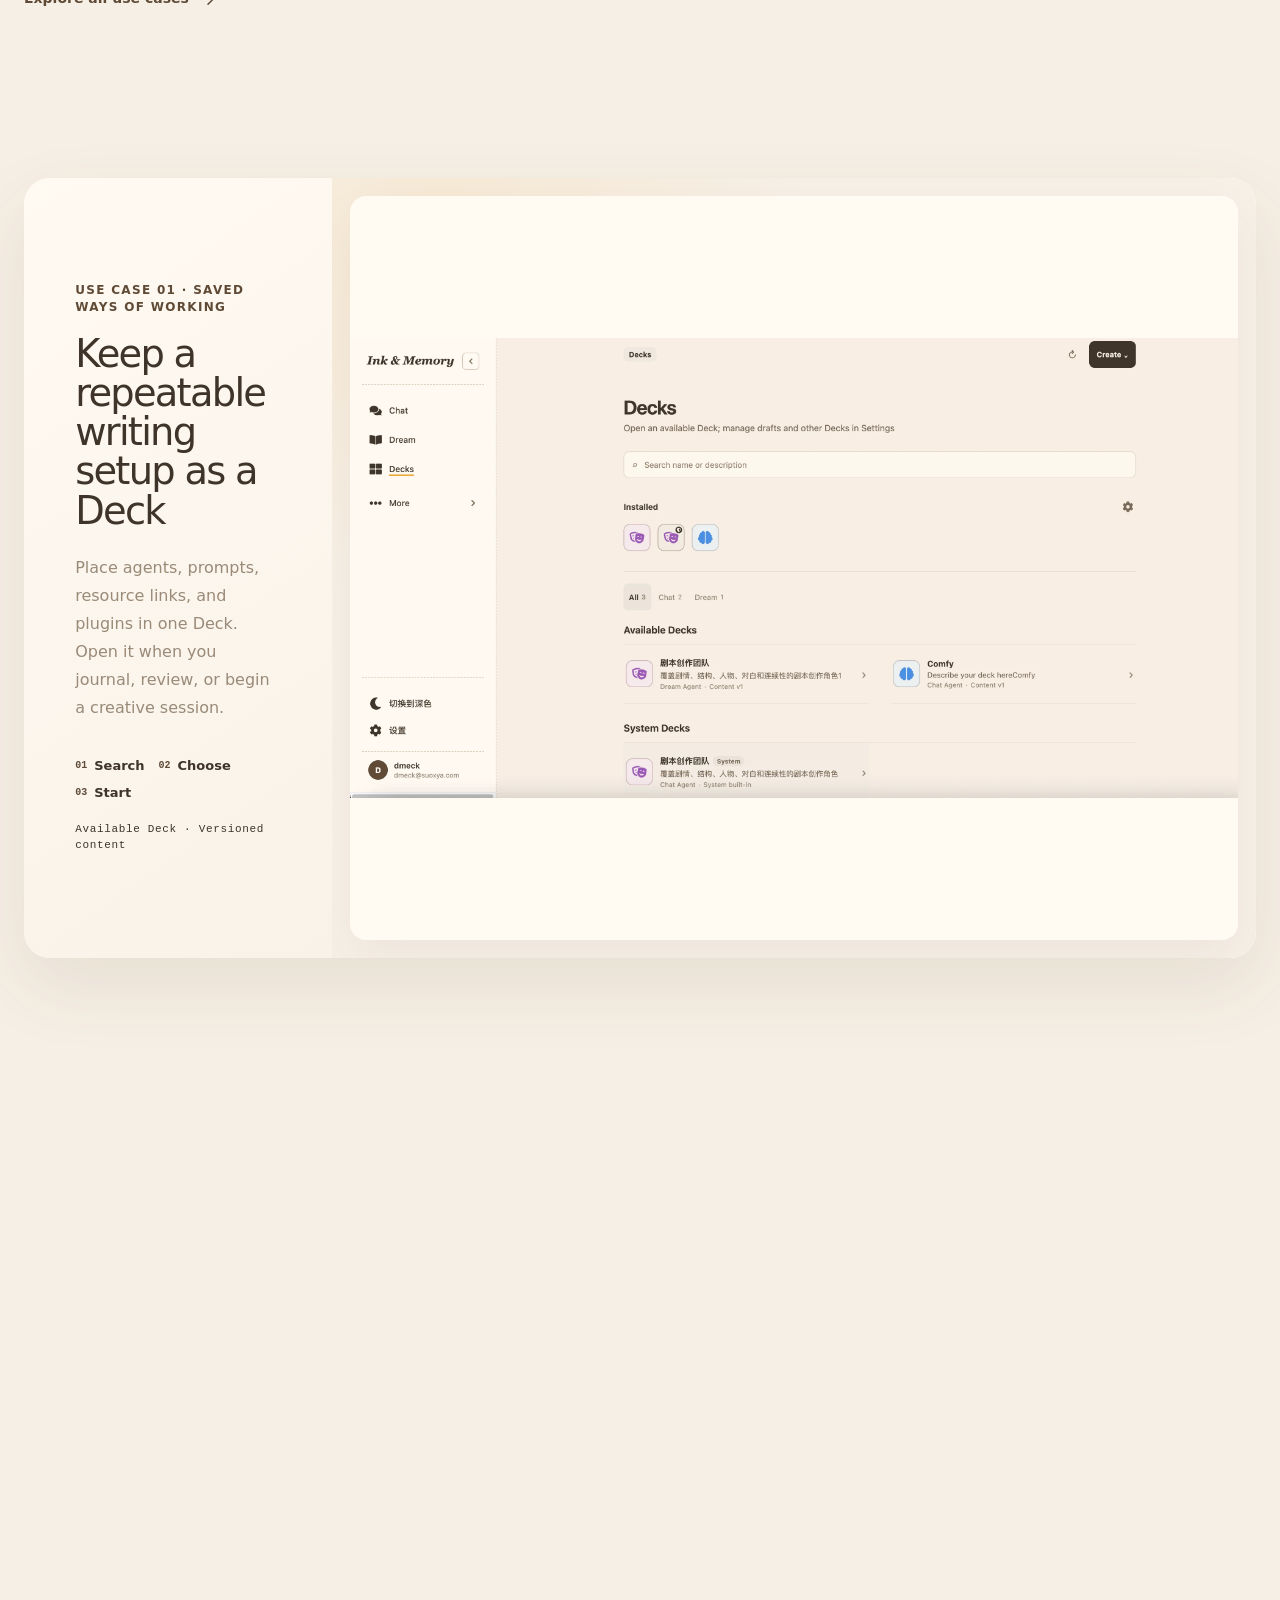
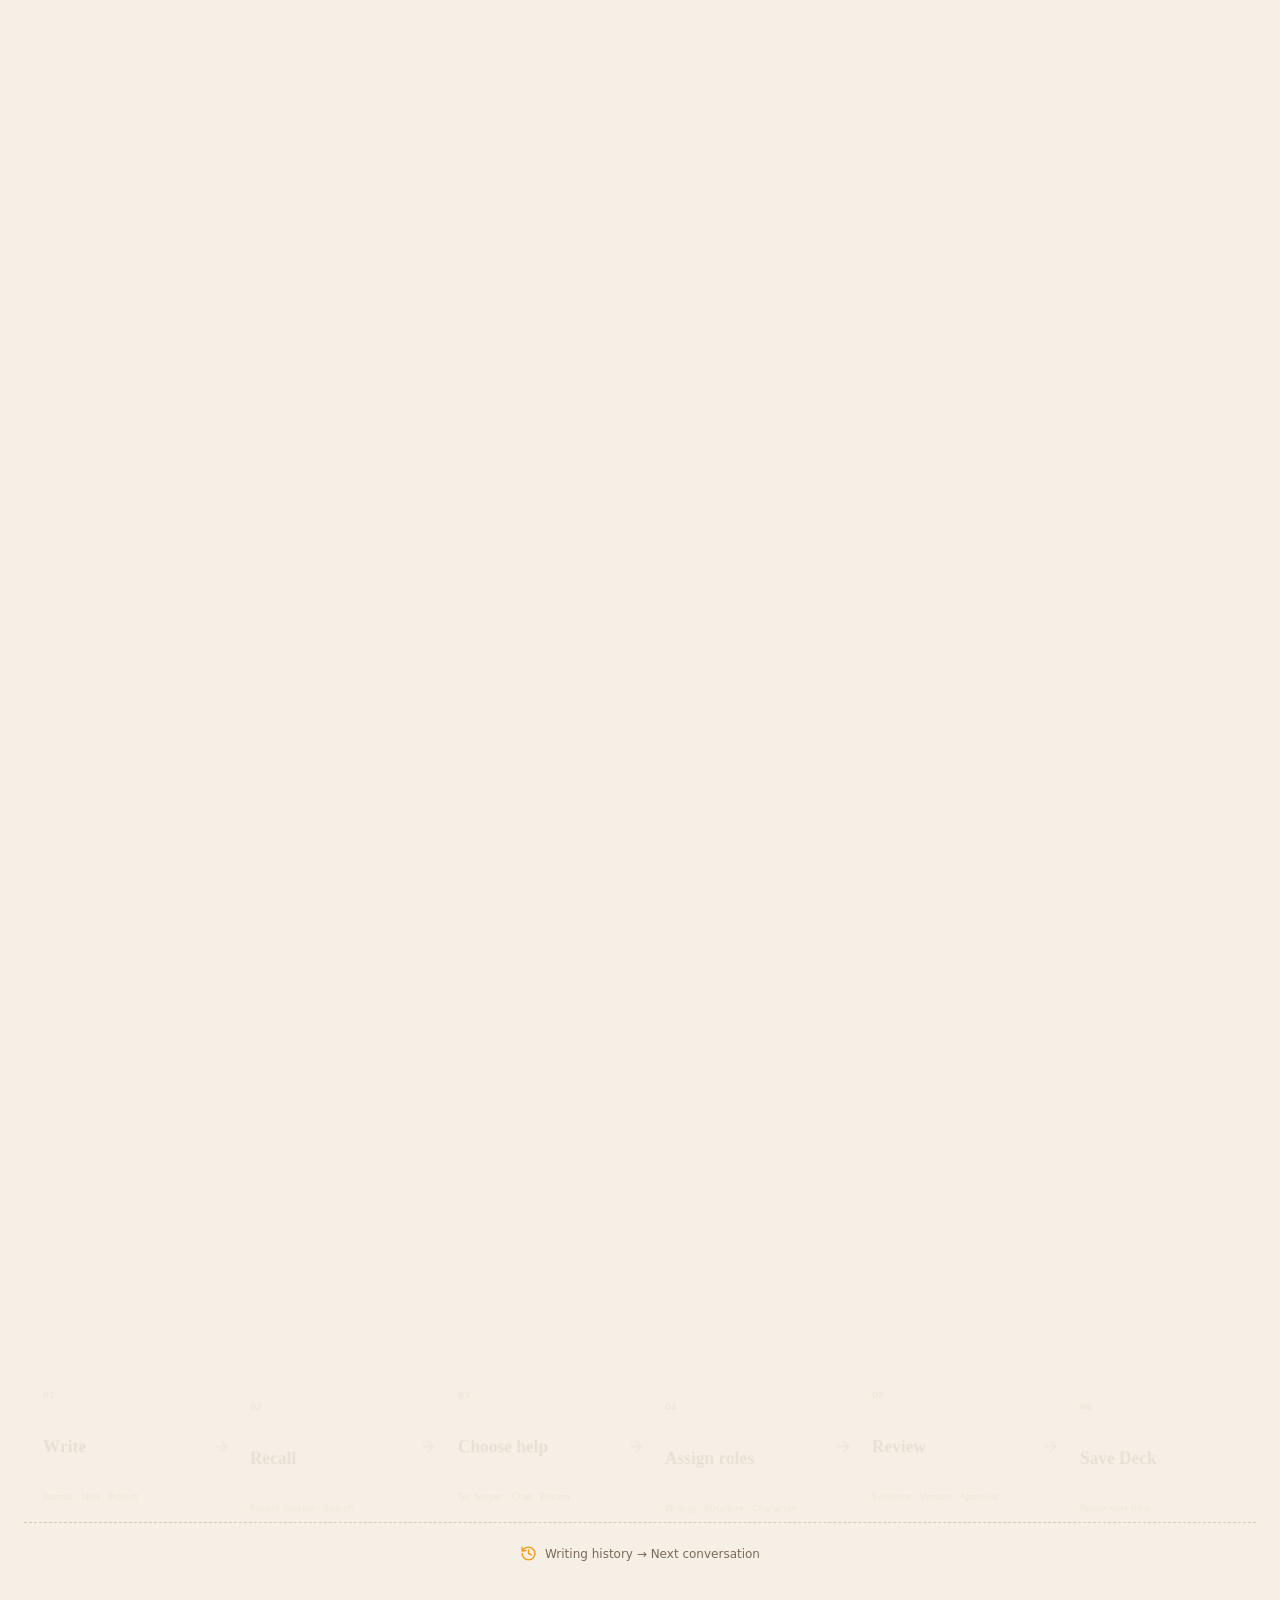
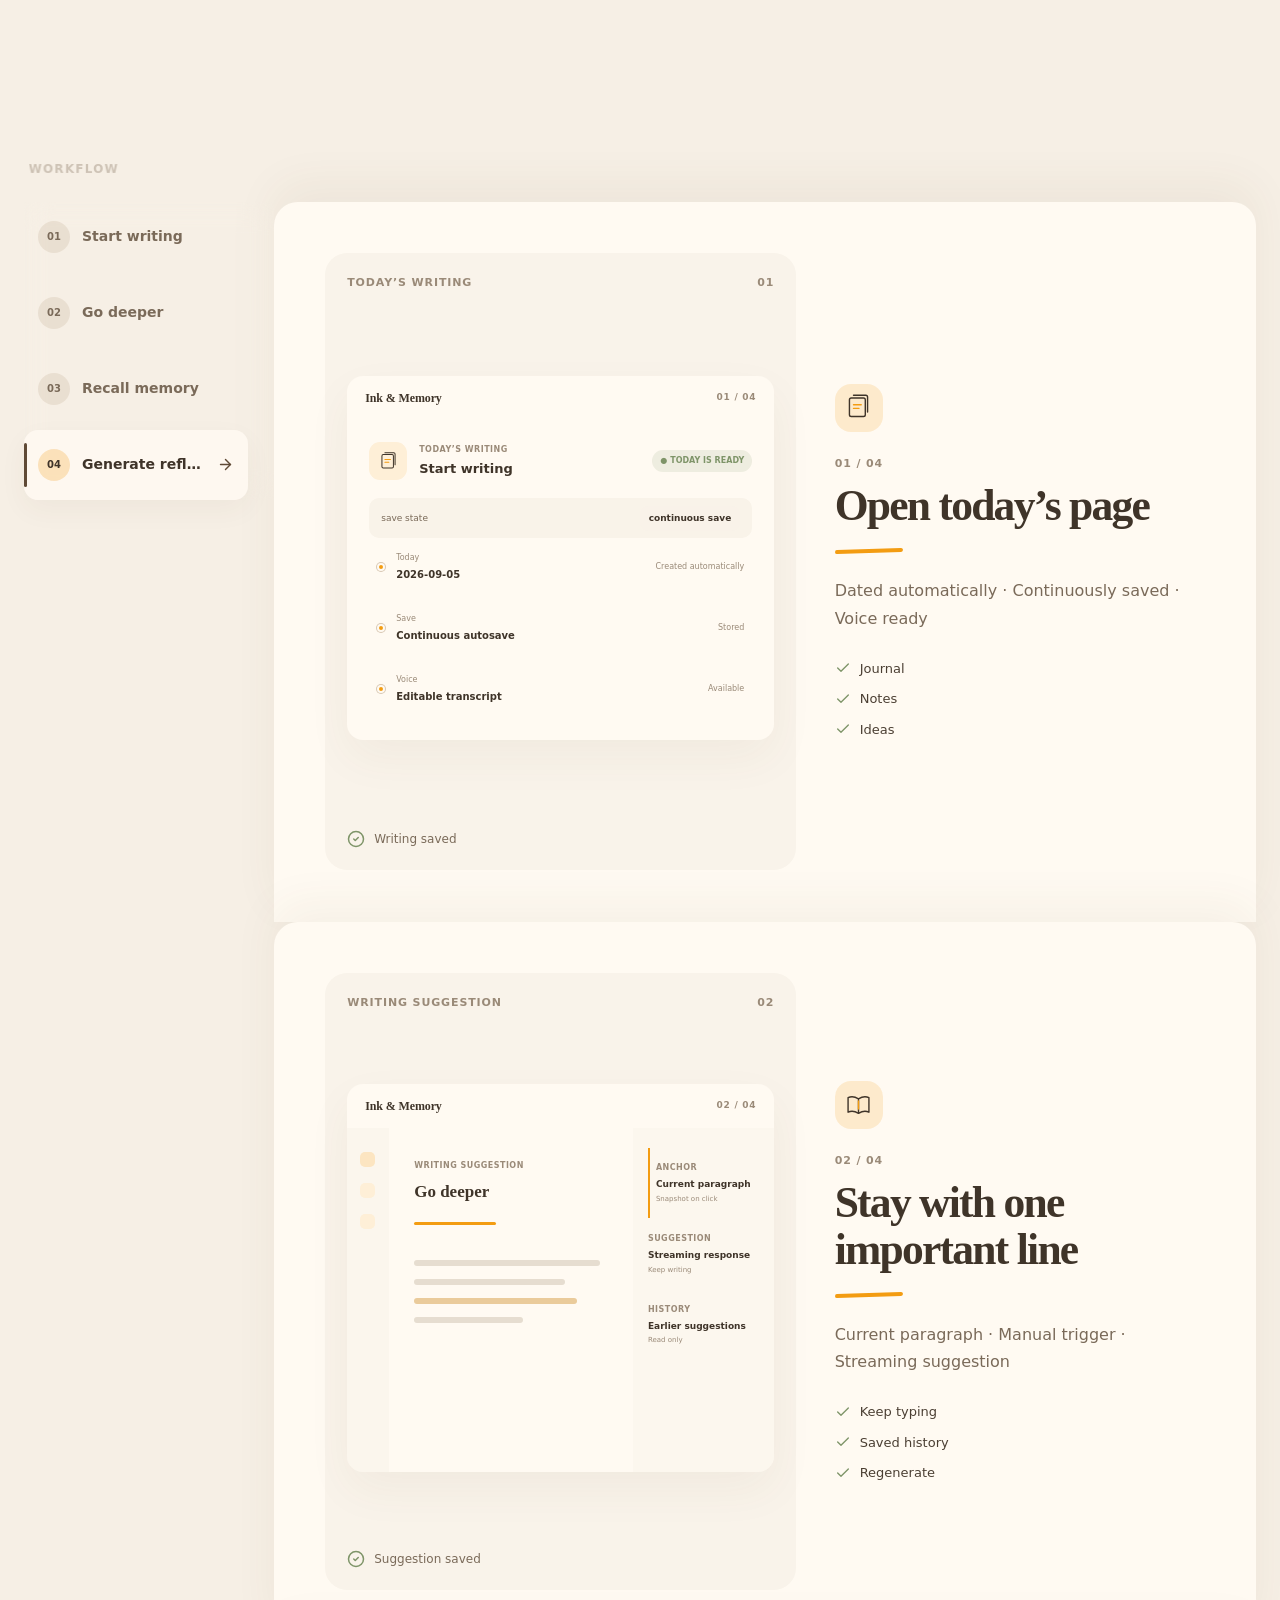
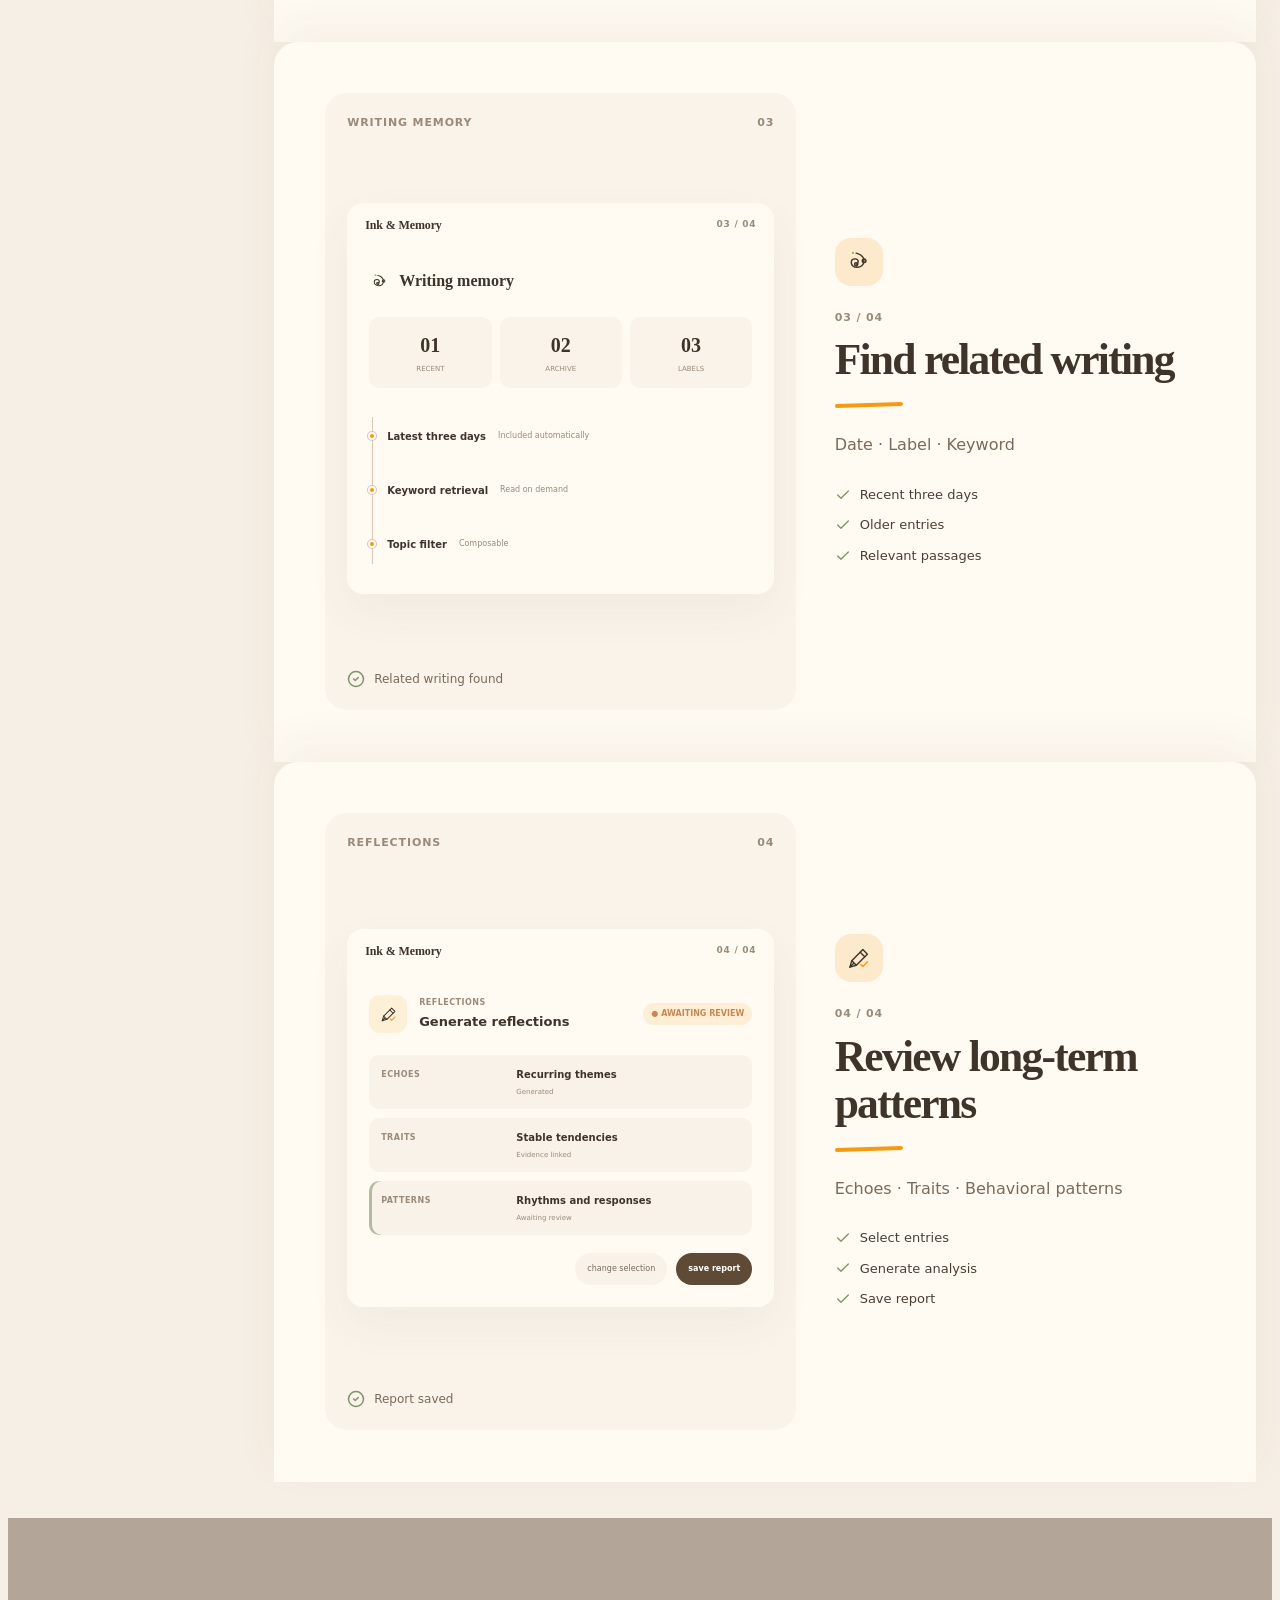
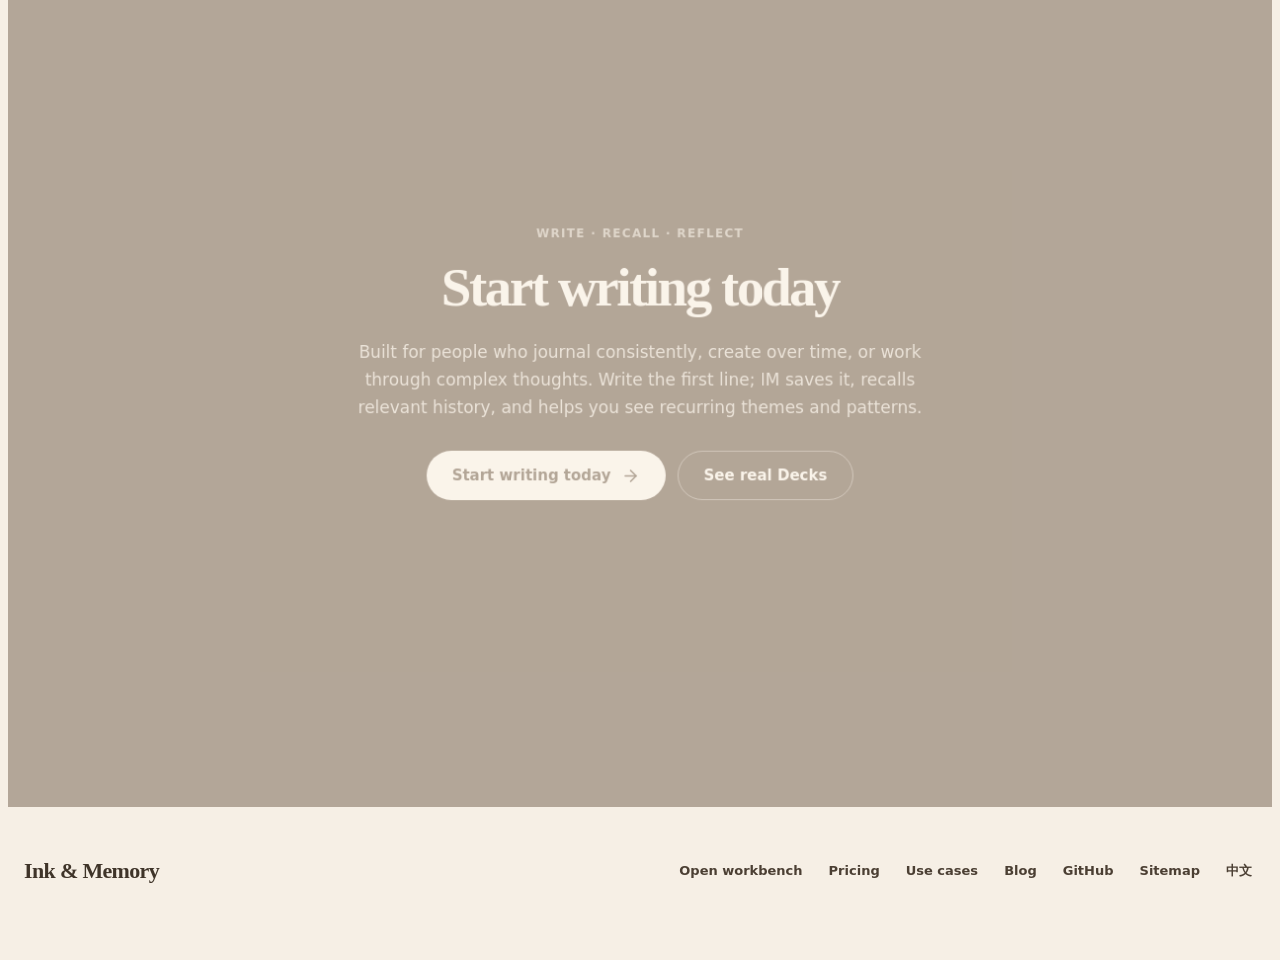
<file: en/index.html>
<!doctype html>
<html lang="en">
  <head>
    <meta charset="UTF-8" />
    <meta name="viewport" content="width=device-width, initial-scale=1.0" />
    <meta name="theme-color" content="#F6EFE5" />
    <meta name="robots" content="index,follow,max-image-preview:large,max-snippet:-1,max-video-preview:-1" />
    <meta name="author" content="Ink & Memory product team" />
    <meta name="application-name" content="Ink & Memory" />
    <meta name="description" content="Ink Memory turns real needs into goals, tasks, visible multi-agent collaboration, and reusable Decks composed from Skills, MCP, and Plugins." />
    <link rel="canonical" href="https://ink-memory.suoxya.com/en/" />
    <link rel="alternate" hreflang="zh-CN" href="https://ink-memory.suoxya.com/" />
    <link rel="alternate" hreflang="en" href="https://ink-memory.suoxya.com/en/" />
    <link rel="alternate" hreflang="x-default" href="https://ink-memory.suoxya.com/" />
    <meta property="og:title" content="Ink Memory | Multi-agent thinking workbench" />
    <meta property="og:description" content="Need → Goals / Tasks → Agents → Modules → Path → Deck" />
    <meta property="og:type" content="website" />
    <meta property="og:url" content="https://ink-memory.suoxya.com/en/" />
    <meta property="og:site_name" content="Ink & Memory" />
    <meta property="og:locale" content="en_US" />
    <meta property="og:locale:alternate" content="zh_CN" />
    <meta property="og:image" content="https://ink-memory.suoxya.com/og-image.png" />
    <meta property="og:image:type" content="image/png" />
    <meta property="og:image:width" content="1200" />
    <meta property="og:image:height" content="630" />
    <meta property="og:image:alt" content="Ink Memory multi-agent thinking workbench" />
    <meta name="twitter:card" content="summary_large_image" />
    <meta name="twitter:title" content="Ink Memory | Multi-agent thinking workbench" />
    <meta name="twitter:description" content="Need → Goals / Tasks → Agents → Modules → Path → Deck" />
    <meta name="twitter:image" content="https://ink-memory.suoxya.com/og-image.png" />
    <script id="structured-data" type="application/ld+json">
      {
        "@context": "https://schema.org",
        "@graph": [
          {
            "@type": "Organization",
            "@id": "https://ink-memory.suoxya.com/#organization",
            "name": "Ink & Memory",
            "alternateName": "墨水与记忆",
            "url": "https://ink-memory.suoxya.com/",
            "logo": "https://ink-memory.suoxya.com/og-image.png",
            "sameAs": ["https://github.com/glide-the/ink-and-memory"]
          },
          {
            "@type": "WebSite",
            "@id": "https://ink-memory.suoxya.com/#website",
            "name": "Ink & Memory",
            "url": "https://ink-memory.suoxya.com/",
            "inLanguage": ["zh-CN", "en"],
            "publisher": {
              "@id": "https://ink-memory.suoxya.com/#organization"
            }
          },
          {
            "@type": "WebApplication",
            "@id": "https://ink-memory.suoxya.com/#web-application",
            "name": "Ink & Memory",
            "alternateName": "墨水与记忆",
            "applicationCategory": "ProductivityApplication",
            "operatingSystem": "Web",
            "url": "https://ink-memory.suoxya.com/",
            "inLanguage": ["zh-CN", "en"],
            "description": "Ink Memory is a personal thinking-pattern and multi-agent workbench. It turns needs into goals, tasks, agent roles, tool topology, and reusable Decks.",
            "featureList": [
              "Workbench views for Tasks, Goals, and thinking-pattern Decks",
              "Observable multi-agent roles, states, and handoffs",
              "Tool topology composed from Skills, MCP, and Plugins",
              "Execution history continuously checks the active goal",
              "User-confirmed Deck settlement",
              "Context connections for Notion, Feishu, Obsidian, and Flomo"
            ],
            "sameAs": ["https://github.com/glide-the/ink-and-memory"],
            "publisher": {
              "@id": "https://ink-memory.suoxya.com/#organization"
            }
          },
          {
            "@type": "SoftwareSourceCode",
            "@id": "https://github.com/glide-the/ink-and-memory#source",
            "name": "Ink & Memory source repository",
            "url": "https://github.com/glide-the/ink-and-memory",
            "codeRepository": "https://github.com/glide-the/ink-and-memory",
            "programmingLanguage": ["TypeScript", "React"],
            "runtimePlatform": "Web browser",
            "isPartOf": {
              "@id": "https://ink-memory.suoxya.com/#web-application"
            }
          },
          {
            "@type": "WebPage",
            "@id": "https://ink-memory.suoxya.com/en/#webpage",
            "url": "https://ink-memory.suoxya.com/en/",
            "name": "Ink Memory | Multi-agent thinking workbench",
            "description": "Ink Memory turns real needs into goals, tasks, visible multi-agent collaboration, inspectable tool topology, and reusable Decks.",
            "inLanguage": "en",
            "isPartOf": {
              "@id": "https://ink-memory.suoxya.com/#website"
            },
            "about": {
              "@id": "https://ink-memory.suoxya.com/#web-application"
            },
            "author": {
              "@id": "https://ink-memory.suoxya.com/#organization"
            },
            "publisher": {
              "@id": "https://ink-memory.suoxya.com/#organization"
            },
            "datePublished": "2026-06-14",
            "dateModified": "2026-09-04",
            "mainEntity": {
              "@id": "https://ink-memory.suoxya.com/en/#faq"
            }
          },
          {
            "@type": "FAQPage",
            "@id": "https://ink-memory.suoxya.com/en/#faq",
            "inLanguage": "en",
            "mainEntity": [
              {
                "@type": "Question",
                "name": "What is Ink & Memory?",
                "acceptedAnswer": {
                  "@type": "Answer",
                  "text": "Ink Memory is a personal thinking-pattern and multi-agent workbench. It turns needs into goals and tasks, composes agent roles with Skills, MCP, and Plugins, and settles validated paths as Decks."
                }
              },
              {
                "@type": "Question",
                "name": "Who is Ink & Memory for?",
                "acceptedAnswer": {
                  "@type": "Answer",
                  "text": "It is for people who keep diaries, dream records, self-inquiry notes, essays, or creative fragments across multiple platforms, and for writers who want AI to remember context without taking over authorship."
                }
              },
              {
                "@type": "Question",
                "name": "How does consent-based AI writing collaboration work?",
                "acceptedAnswer": {
                  "@type": "Answer",
                  "text": "Before rewriting, deleting, inserting, or replying inside a document, the assistant shows the action, scope, rationale, risk, and before-and-after text, then waits for the writer to approve or reject."
                }
              },
              {
                "@type": "Question",
                "name": "How does writing memory improve AI responses?",
                "acceptedAnswer": {
                  "@type": "Answer",
                  "text": "Ink & Memory consolidates factual context, expression habits, and long-term themes into a unified memory layer, so later AI responses stay contextual instead of rushing to diagnose or label the writer."
                }
              }
            ]
          }
        ]
      }
    </script>
    <link
      rel="icon"
      href="data:image/svg+xml,%3Csvg xmlns='http://www.w3.org/2000/svg' viewBox='0 0 64 64'%3E%3Crect width='64' height='64' rx='18' fill='%23F39C12'/%3E%3Ctext x='32' y='39' text-anchor='middle' font-size='20' font-family='Arial,sans-serif' font-weight='900' fill='%233F3429'%3EI%26M%3C/text%3E%3C/svg%3E"
    />
    <title>Ink Memory | Multi-agent thinking workbench</title>
    <script type="module" crossorigin src="/assets/main-B0WeC2d2.js"></script>
    <link rel="stylesheet" crossorigin href="/assets/main-BQxvzoNs.css">
  </head>
  <body>
    <div id="root">
      <noscript>
      <main class="seo-static-content" aria-label="Ink & Memory product overview">
        <article>
          <p>Public product overview maintained by the Ink & Memory product team. Last updated: September 5, 2026.</p>
          <h1>Ink Memory: a multi-agent workbench for personal thinking patterns</h1>
          <p>
            Ink Memory turns real needs into goals, tasks, visible multi-agent collaboration, and inspectable module
            topology. Validated solution paths become reusable thinking-pattern Decks.
          </p>

          <section>
            <h2>What is Ink &amp; Memory?</h2>
            <p>
              Ink Memory organizes personal thinking patterns through a multi-agent workbench. A need becomes goals
              and tasks; agents own research, strategy, execution, and verification. Skills supply methods, MCP connects
              context and capabilities, and Plugins package reusable combinations. The user confirms what becomes a Deck.
            </p>
          </section>

          <section>
            <h2>Four capabilities</h2>
            <ul>
              <li>
                <strong>Goals and tasks:</strong> turn ambiguous needs into bounded, testable work.
              </li>
              <li>
                <strong>Multi-agent collaboration:</strong> expose roles, states, inputs, and handoffs.
              </li>
              <li>
                <strong>Module topology:</strong> compose Skills, MCP, and Plugins with visible sources and results.
              </li>
              <li>
                <strong>Deck settlement:</strong> save validated goal structures, agent roles, and tool topology for reuse.
              </li>
            </ul>
          </section>

          <section>
            <h2>Working Decks</h2>
            <ul>
              <li><strong>Deck library:</strong> Search, filter, and open installed or available Decks.</li>
              <li><strong>Screenwriting team:</strong> Combine writer, dramatic structure, and character agents.</li>
              <li><strong>Character bible:</strong> Turn structured records into relationship maps, arcs, and visual sheets.</li>
            </ul>
          </section>

          <section>
            <h2>Who is it for?</h2>
            <ul>
              <li>Writers who keep diaries, dreams, affective notes, essays, or creative fragments.</li>
              <li>Self-explorers who want AI to remember context without forcing a diagnosis.</li>
              <li>Writers who want suggestions, comments, and prompts while keeping final authority over the text.</li>
            </ul>
          </section>

          <section>
            <h2>Product logic</h2>
            <p>
              The product follows four steps: define the need; set goals and tasks; coordinate agents and compose the
              Skills / MCP / Plugins topology; confirm the validated path as a reusable Deck.
            </p>
          </section>

          <section>
            <h2>Website and source repository</h2>
            <p>
              The canonical project website is
              <a href="https://ink-memory.suoxya.com/en/">https://ink-memory.suoxya.com/en/</a> (Chinese version:
              <a href="https://ink-memory.suoxya.com/">https://ink-memory.suoxya.com/</a>). The public source repository is
              <a href="https://github.com/glide-the/ink-and-memory">https://github.com/glide-the/ink-and-memory</a>.
            </p>
          </section>

          <section>
            <h2>Blog and knowledge base</h2>
            <p>
              The Ink &amp; Memory Blog collects articles on AI writing, long-term memory, workspace state
              management, and interaction design. The blog index is
              <a href="https://ink-memory.suoxya.com/blog/">https://ink-memory.suoxya.com/blog/</a>, including
              <a href="https://ink-memory.suoxya.com/blog/how-does-an-ai-know-what-you-are-writing/"
                >How Does an AI Know What You Are Writing?</a
              >
              and
              <a href="https://ink-memory.suoxya.com/blog/workspace-state-management/">Workspace State Management and Interaction Design</a>.
            </p>
          </section>

          <section>
            <h2>How does consent-based AI writing collaboration work?</h2>
            <p>
              Ink &amp; Memory treats key writing actions as explicit requests. Before rewriting, deleting,
              inserting, or replying inside a document, the assistant explains what it wants to do, why, which text is
              affected, and the risk level. The writer can approve, reject, or ask the assistant to reconsider.
            </p>
          </section>

          <section>
            <h2>How does writing memory improve AI responses?</h2>
            <dl>
              <dt>Factual memory</dt>
              <dd>Names, relationships, experiences, goals, promises, and other stable personal context.</dd>
              <dt>Expression memory</dt>
              <dd>Recurring language, rhythm, emotional tendencies, avoidance patterns, and preferred writing support.</dd>
              <dt>Theme memory</dt>
              <dd>Long-term patterns that only emerge after enough writing over time.</dd>
            </dl>
          </section>

          <section>
            <h2>Frequently asked questions</h2>
            <h3>Is Ink &amp; Memory just a chatbot?</h3>
            <p>
              No. It is built around a writing surface, autobiographical memory, and consent-based editing
              collaboration, rather than one-off chat replies.
            </p>
            <h3>Will the AI change my text automatically?</h3>
            <p>
              Key writing actions require confirmation. The assistant can propose edits, but the writer decides what
              enters the document.
            </p>
            <h3>Will Ink &amp; Memory show my private writing to others?</h3>
            <p>
              The social timeline can show a simplified daily affect image while keeping the original text private.
            </p>
            <h3>What makes the memory system different?</h3>
            <p>
              It separates facts, expression, and themes, so later responses stay contextual without reducing a person
              to labels.
            </p>
          </section>

          <section>
            <h2>Trust and references</h2>
            <p>
              This page is maintained by the Ink &amp; Memory product team. The product’s confirmation and
              transparency model references public materials, including the
              <a href="https://www.nist.gov/itl/ai-risk-management-framework">NIST AI Risk Management Framework</a>
              and
              <a href="https://developers.google.com/search/docs/appearance/structured-data/intro-structured-data"
                >Google Search Central’s structured data documentation</a
              >.
            </p>
          </section>
        </article>
      </main>
      </noscript>
    </div>
  </body>
</html>
</file>
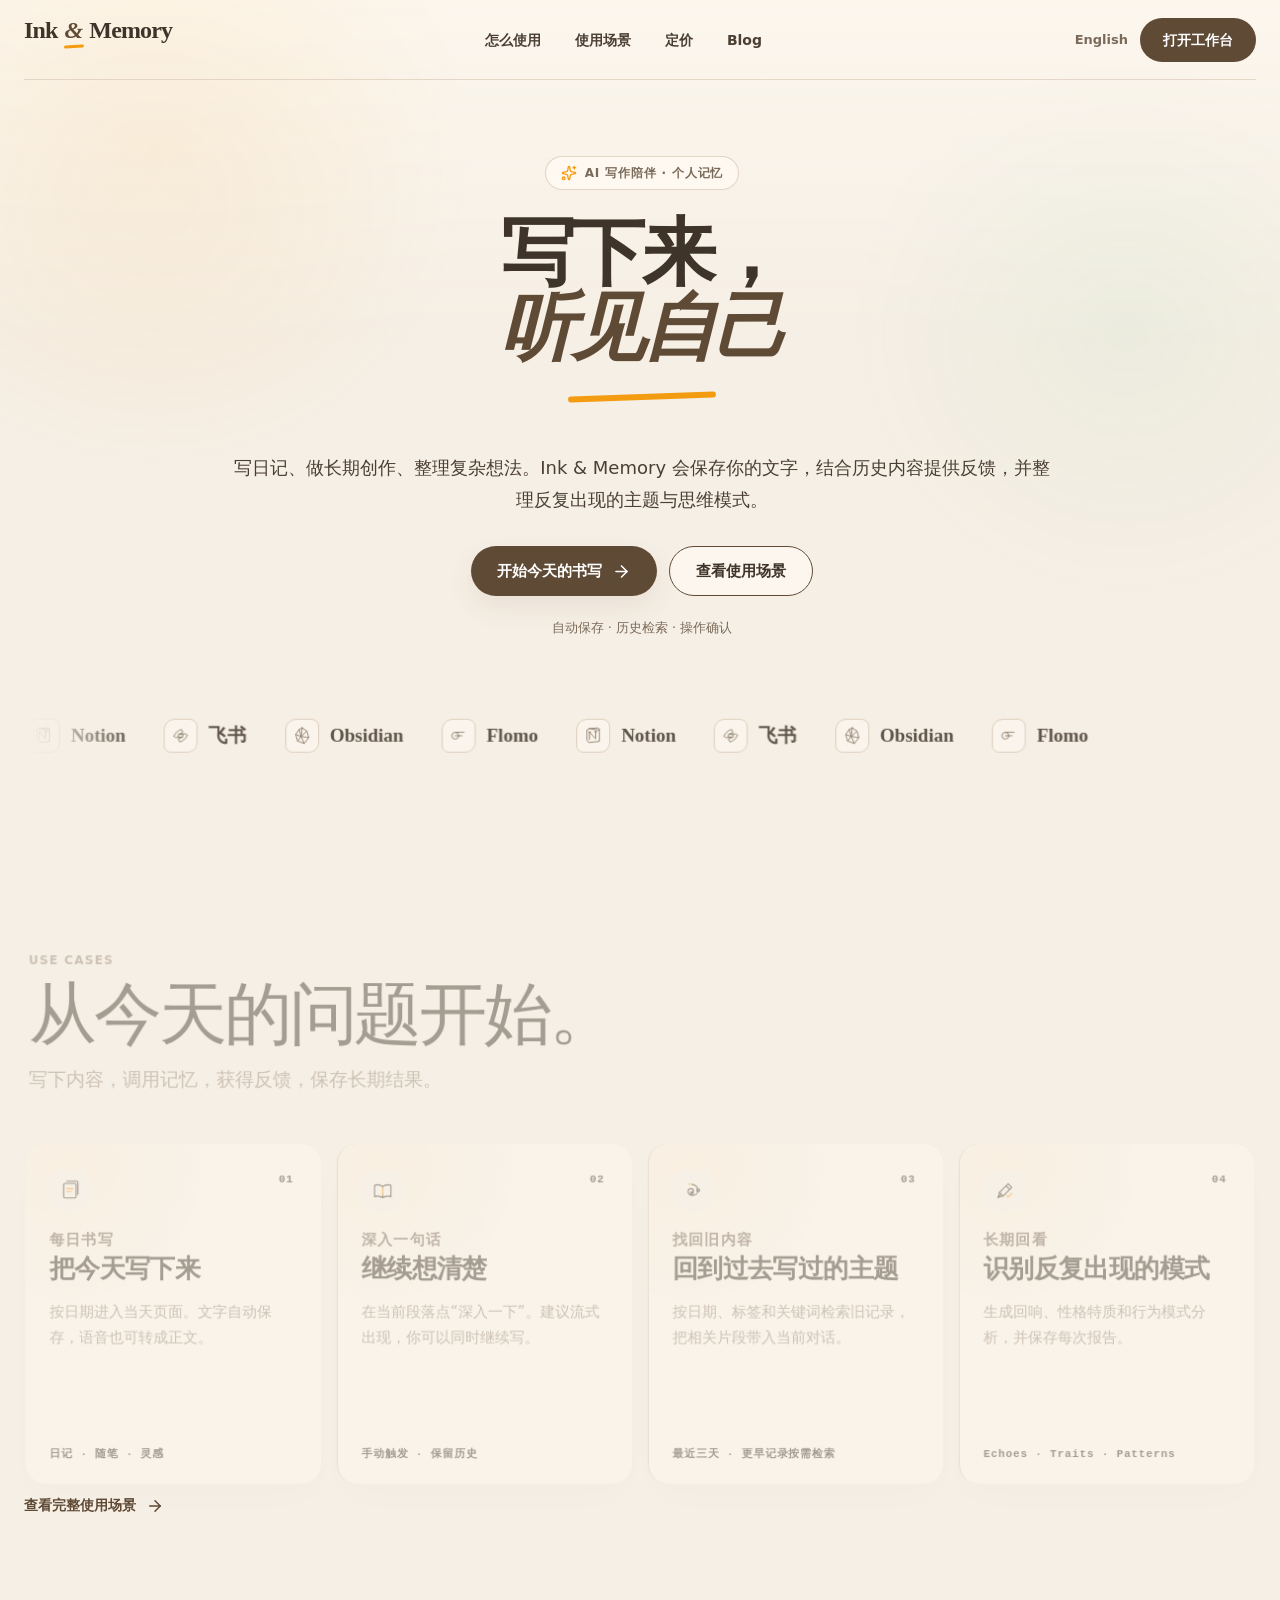
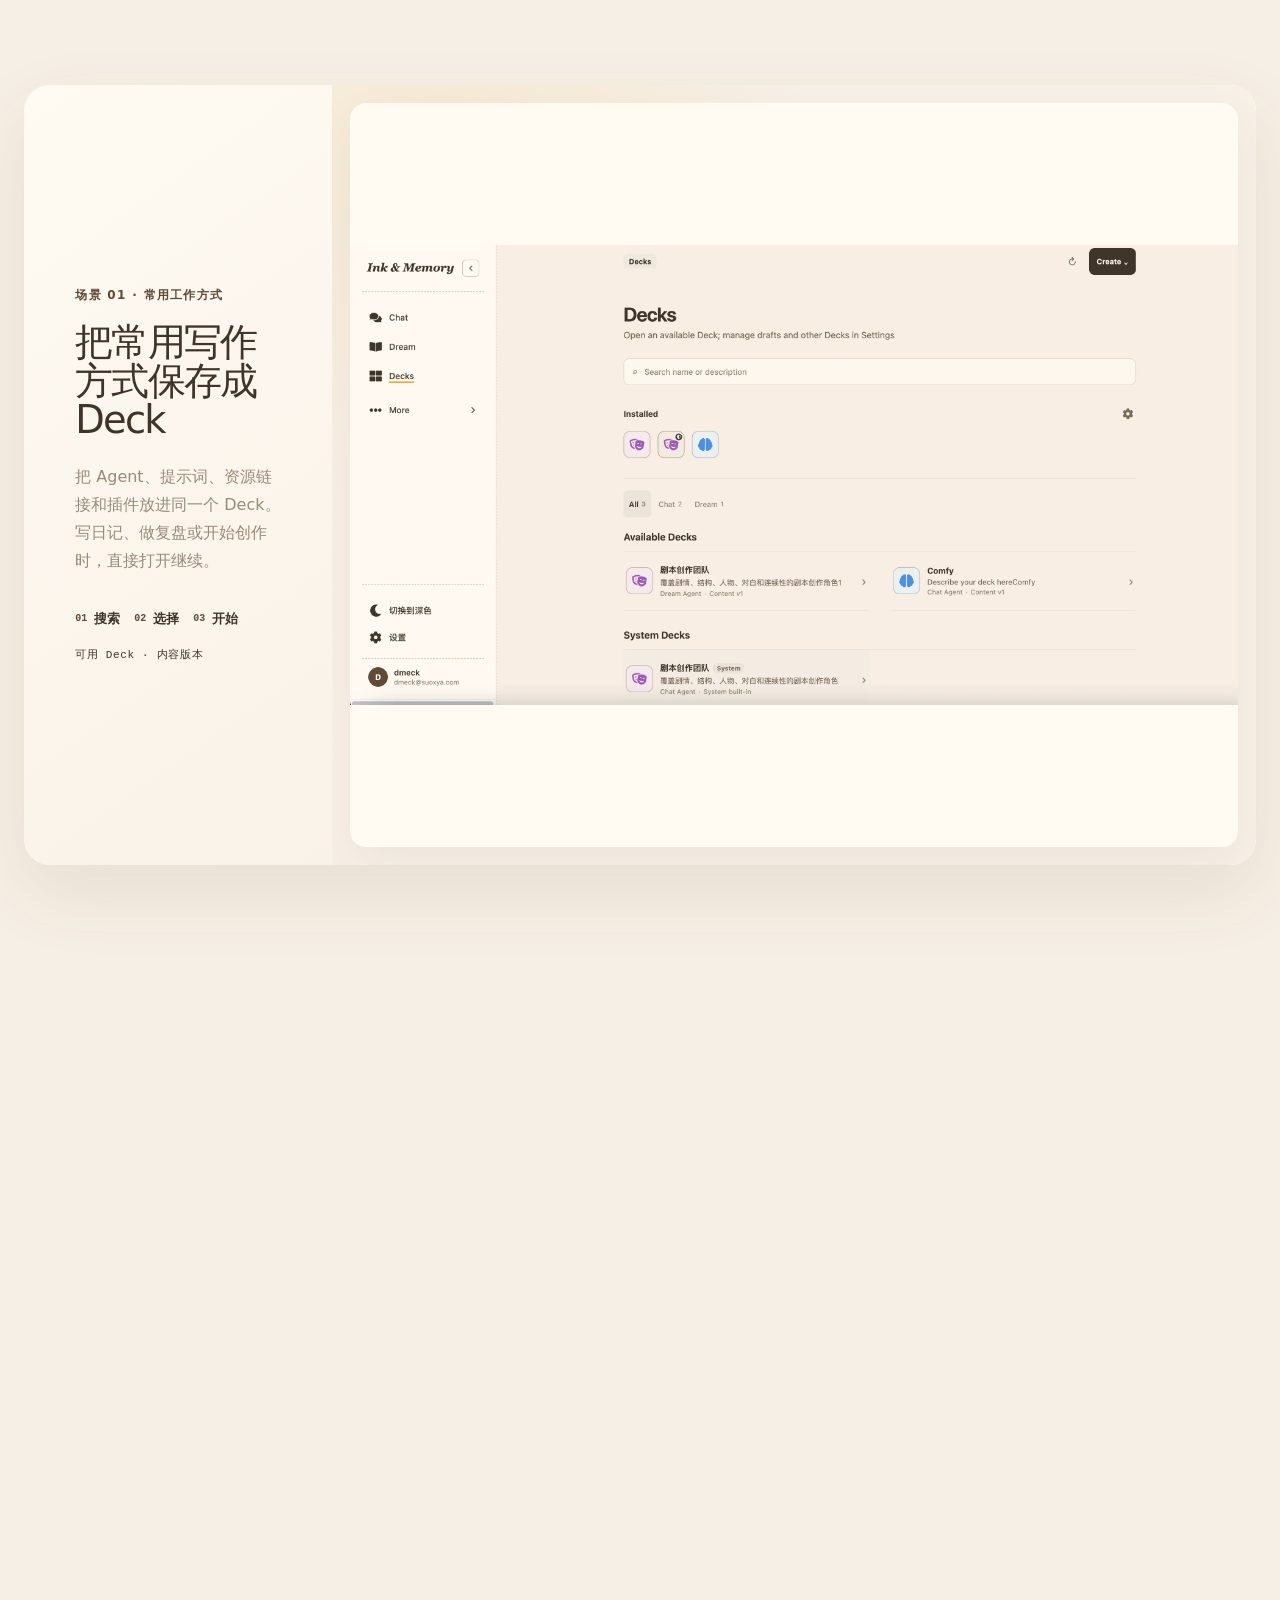
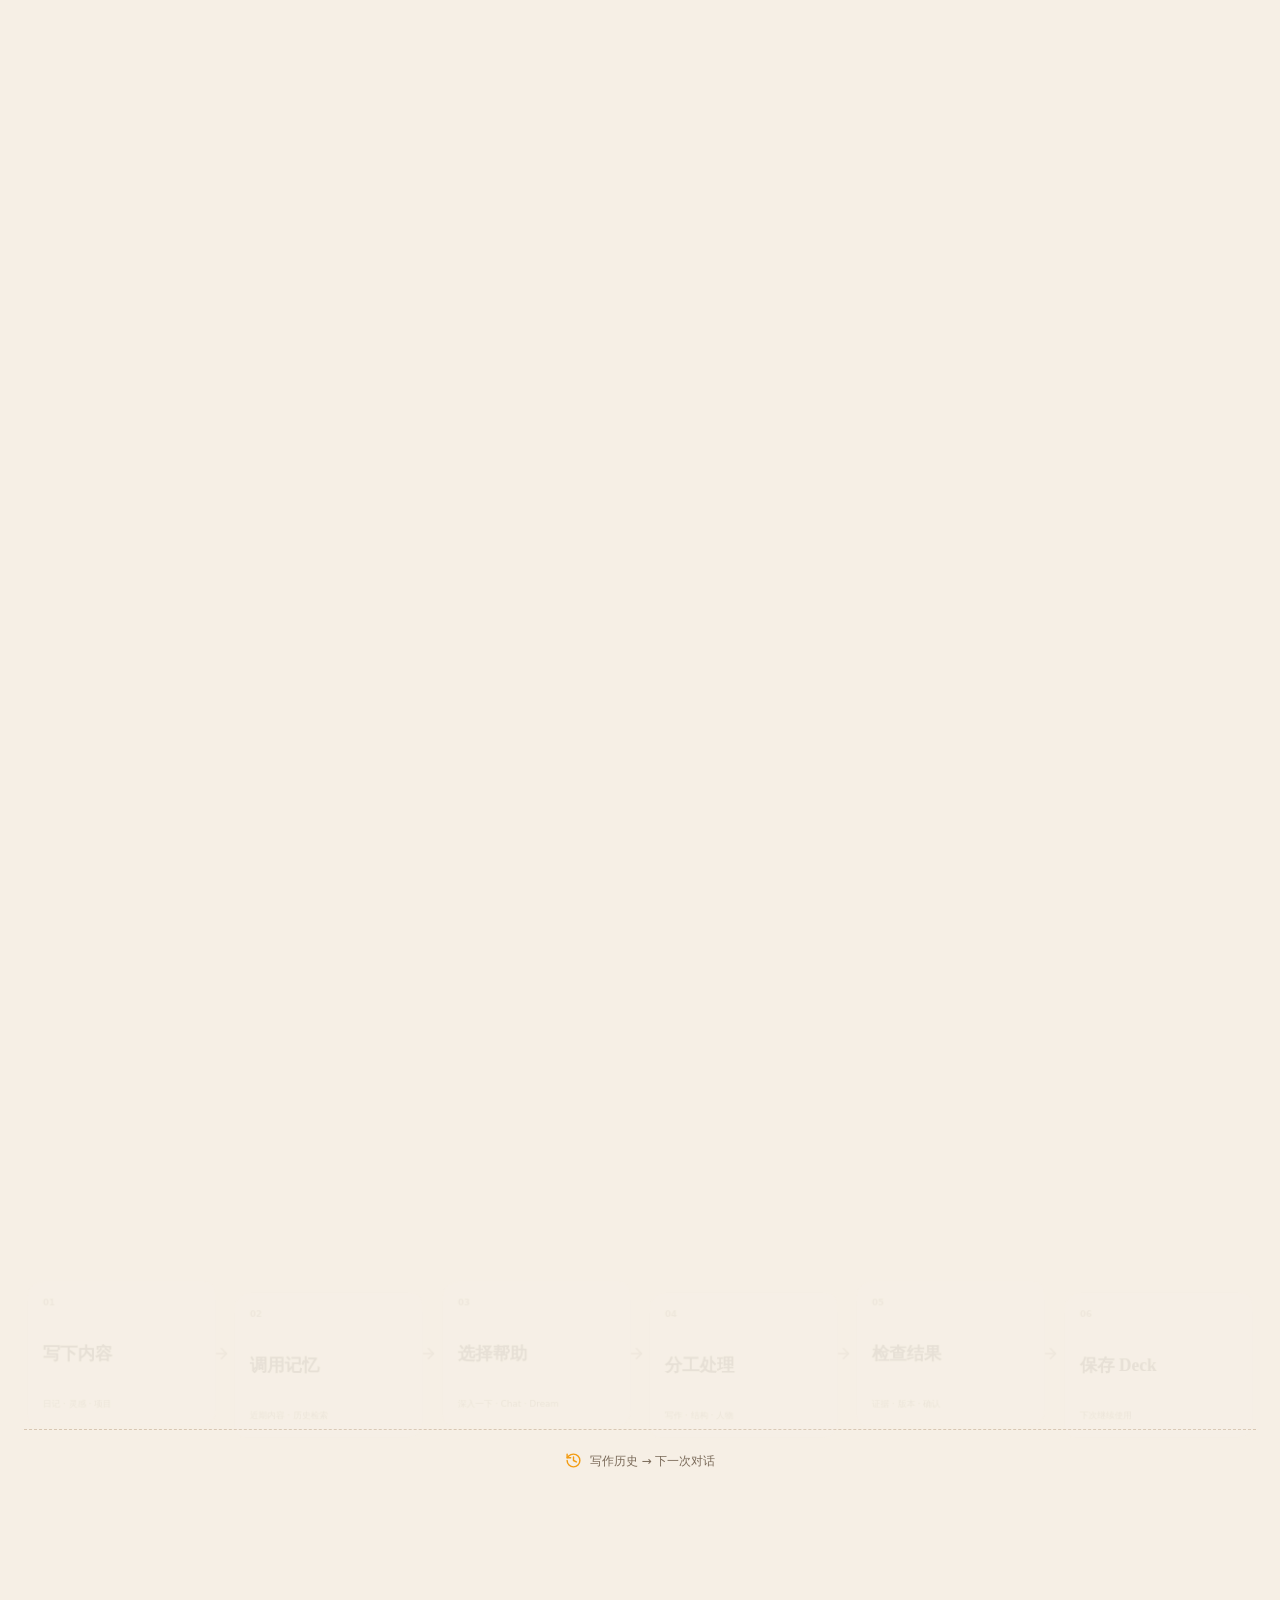
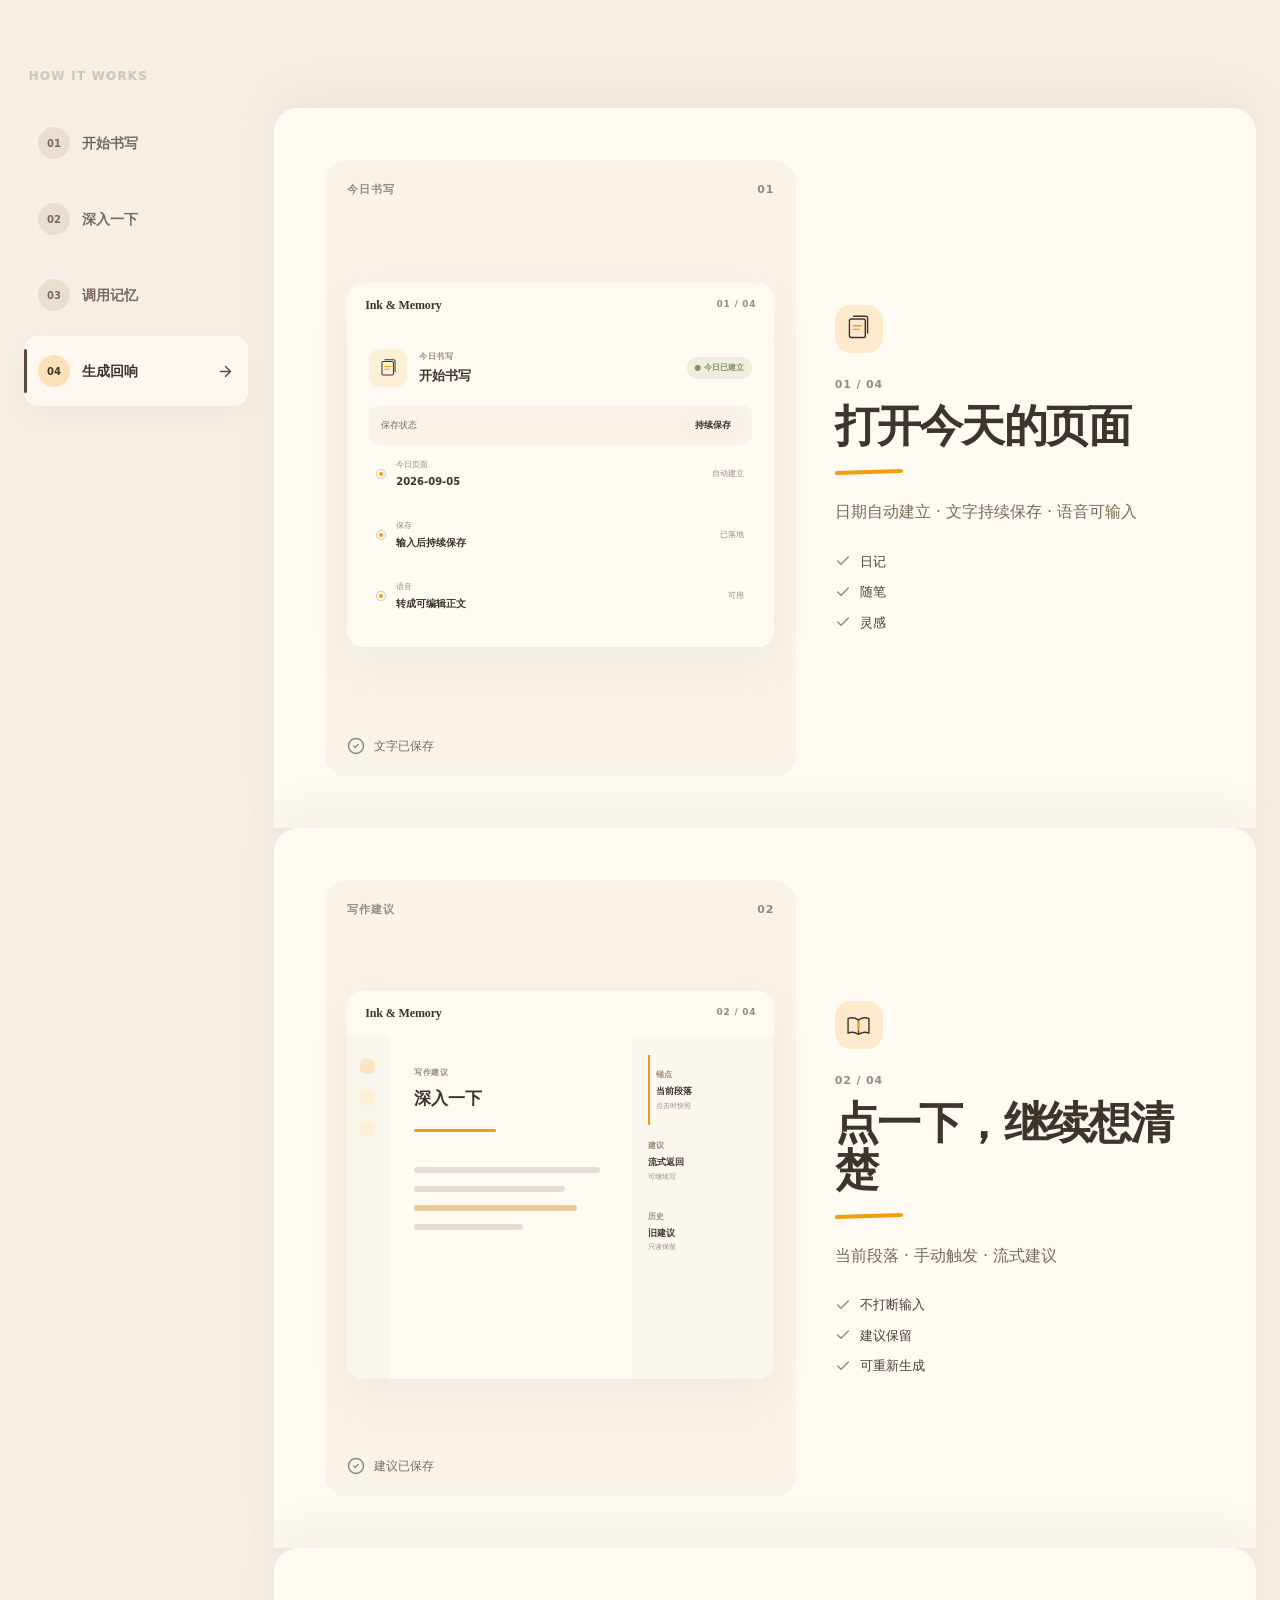
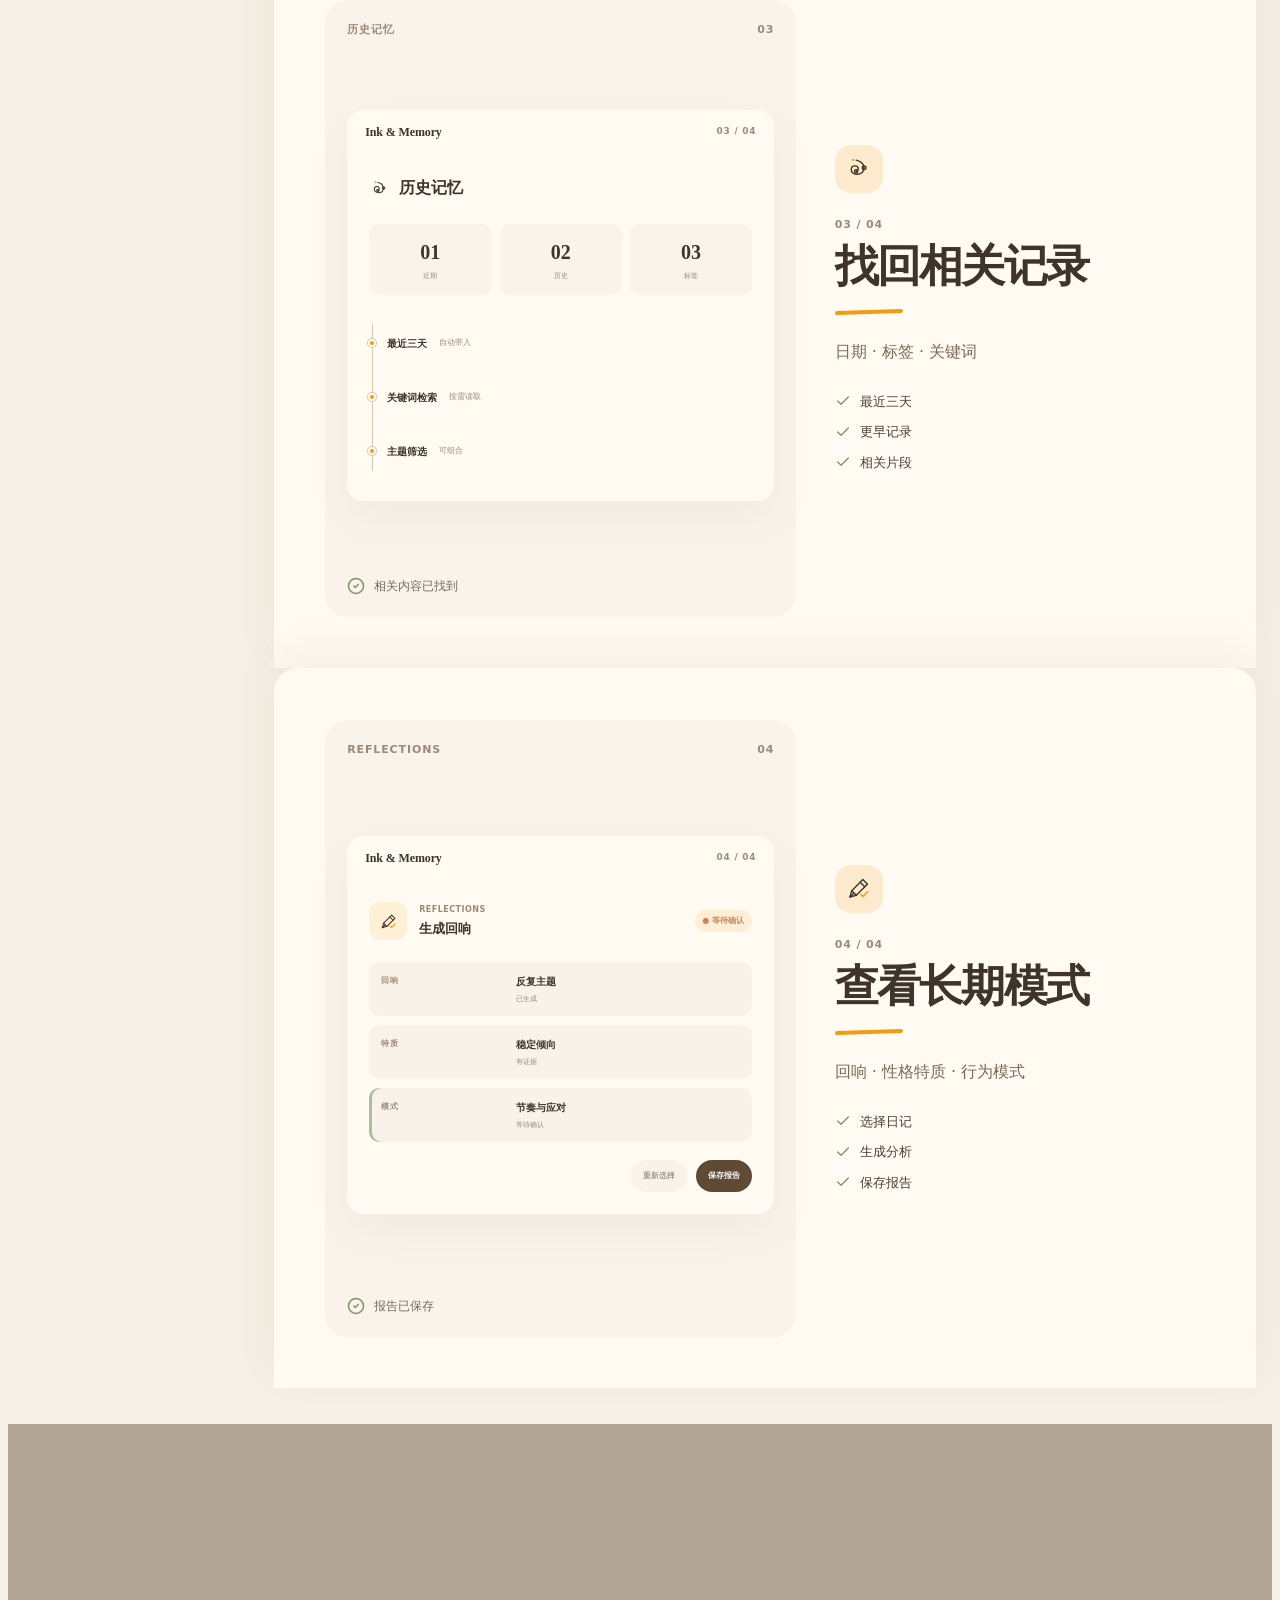
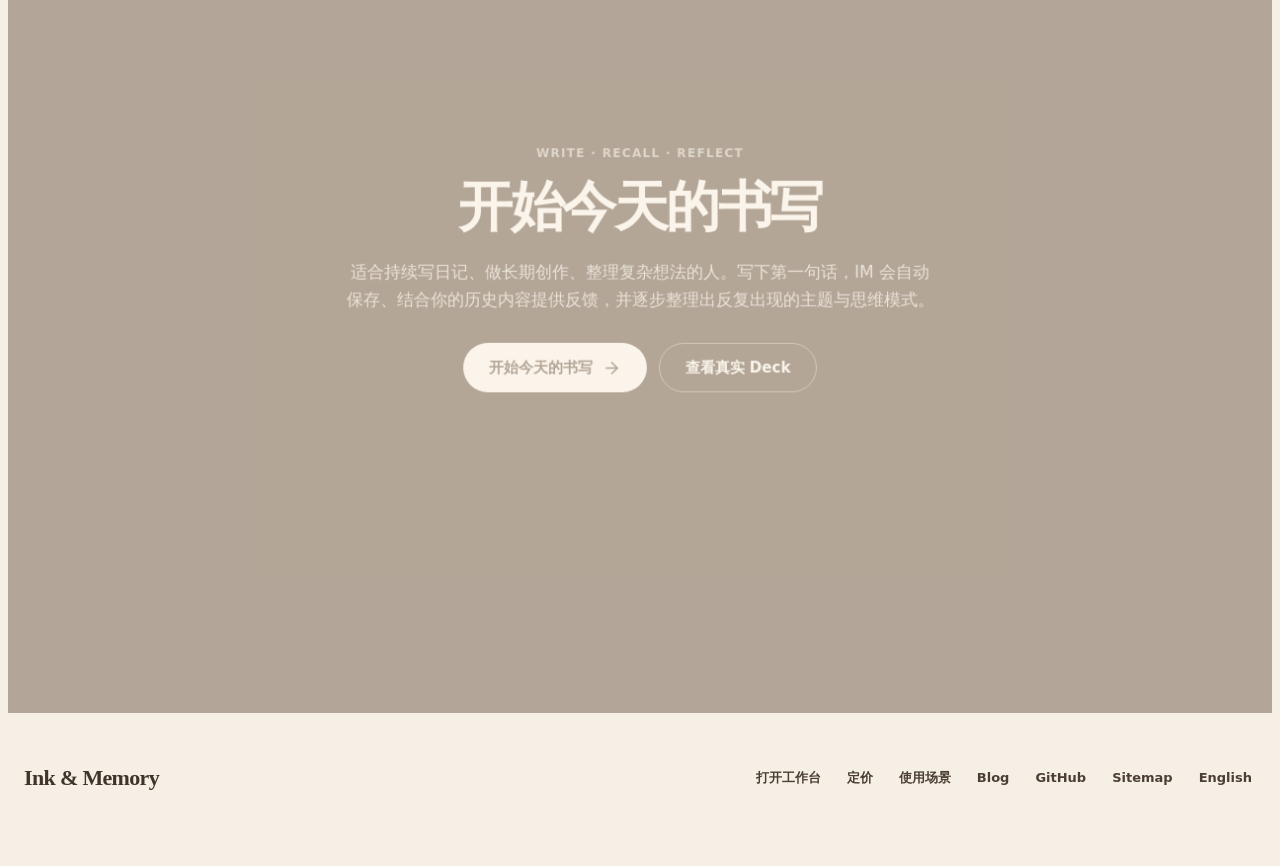
<file: pricing/index.html>
<!doctype html>
<html lang="zh-CN">
  <head>
    <meta charset="UTF-8" />
    <meta name="viewport" content="width=device-width, initial-scale=1.0" />
    <meta name="theme-color" content="#F6EFE5" />
    <meta name="robots" content="index,follow,max-image-preview:large,max-snippet:-1" />
    <meta name="description" content="Ink & Memory 定价：Free 可直接使用；查看 Dream 与 is Dreaming 的能力范围、开放状态、额度说明和订阅常见问题。" />
    <link rel="canonical" href="https://ink-memory.suoxya.com/pricing/" />
    <link rel="alternate" hreflang="zh-CN" href="https://ink-memory.suoxya.com/pricing/" />
    <link rel="alternate" hreflang="en" href="https://ink-memory.suoxya.com/en/pricing/" />
    <link rel="alternate" hreflang="x-default" href="https://ink-memory.suoxya.com/pricing/" />
    <meta property="og:title" content="Ink & Memory 定价 | Free、Dream、is Dreaming" />
    <meta property="og:description" content="Free 可直接使用。Dream 与 is Dreaming 会在订阅能力接通后开放。" />
    <meta property="og:type" content="website" />
    <meta property="og:url" content="https://ink-memory.suoxya.com/pricing/" />
    <meta property="og:site_name" content="Ink & Memory" />
    <meta property="og:image" content="https://ink-memory.suoxya.com/og-image.png" />
    <meta name="twitter:card" content="summary_large_image" />
    <meta name="twitter:title" content="Ink & Memory 定价 | Free、Dream、is Dreaming" />
    <meta name="twitter:description" content="查看 Ink & Memory 套餐能力、开放状态、额度说明和常见问题。" />
    <meta name="twitter:image" content="https://ink-memory.suoxya.com/og-image.png" />
    <script type="application/ld+json">
      {
        "@context": "https://schema.org",
        "@type": "FAQPage",
        "mainEntity": [
          {"@type":"Question","name":"Free 包含什么？","acceptedAnswer":{"@type":"Answer","text":"可以查看已有 Deck、发起有限次数的 Dream，并保留最近的工作台入口。额度以工作台订阅页实时数据为准。"}},
          {"@type":"Question","name":"Dream 和 is Dreaming 什么时候可以开通？","acceptedAnswer":{"@type":"Answer","text":"真实支付闭环、套餐配置与资格检查全部就绪后开放。"}},
          {"@type":"Question","name":"Token 如何计算和重置？","acceptedAnswer":{"@type":"Answer","text":"工作台订阅页显示本周期总额、已使用量、剩余额度和下一次更新时间。"}}
        ]
      }
    </script>
    <title>Ink & Memory 定价 | Free、Dream、is Dreaming</title>
    <script type="module" crossorigin src="/assets/main-B0WeC2d2.js"></script>
    <link rel="stylesheet" crossorigin href="/assets/main-BQxvzoNs.css">
  </head>
  <body>
    <div id="root">
      <noscript>
        <main>
          <h1>选择你的创作空间</h1>
          <p>Free 可直接使用。Dream 与 is Dreaming 会在订阅能力接通后开放。</p>
          <h2>Free</h2><p>查看已有 Deck、发起有限次数的 Dream、保留最近的工作台入口。</p>
          <h2>Dream</h2><p>更充足的 Dream 创作额度和更长的 Dream Agent 对话历史。暂不可开通。</p>
          <h2>is Dreaming</h2><p>面向多部作品的持续创作支持。暂不可开通。</p>
        </main>
      </noscript>
    </div>
  </body>
</html>
</file>
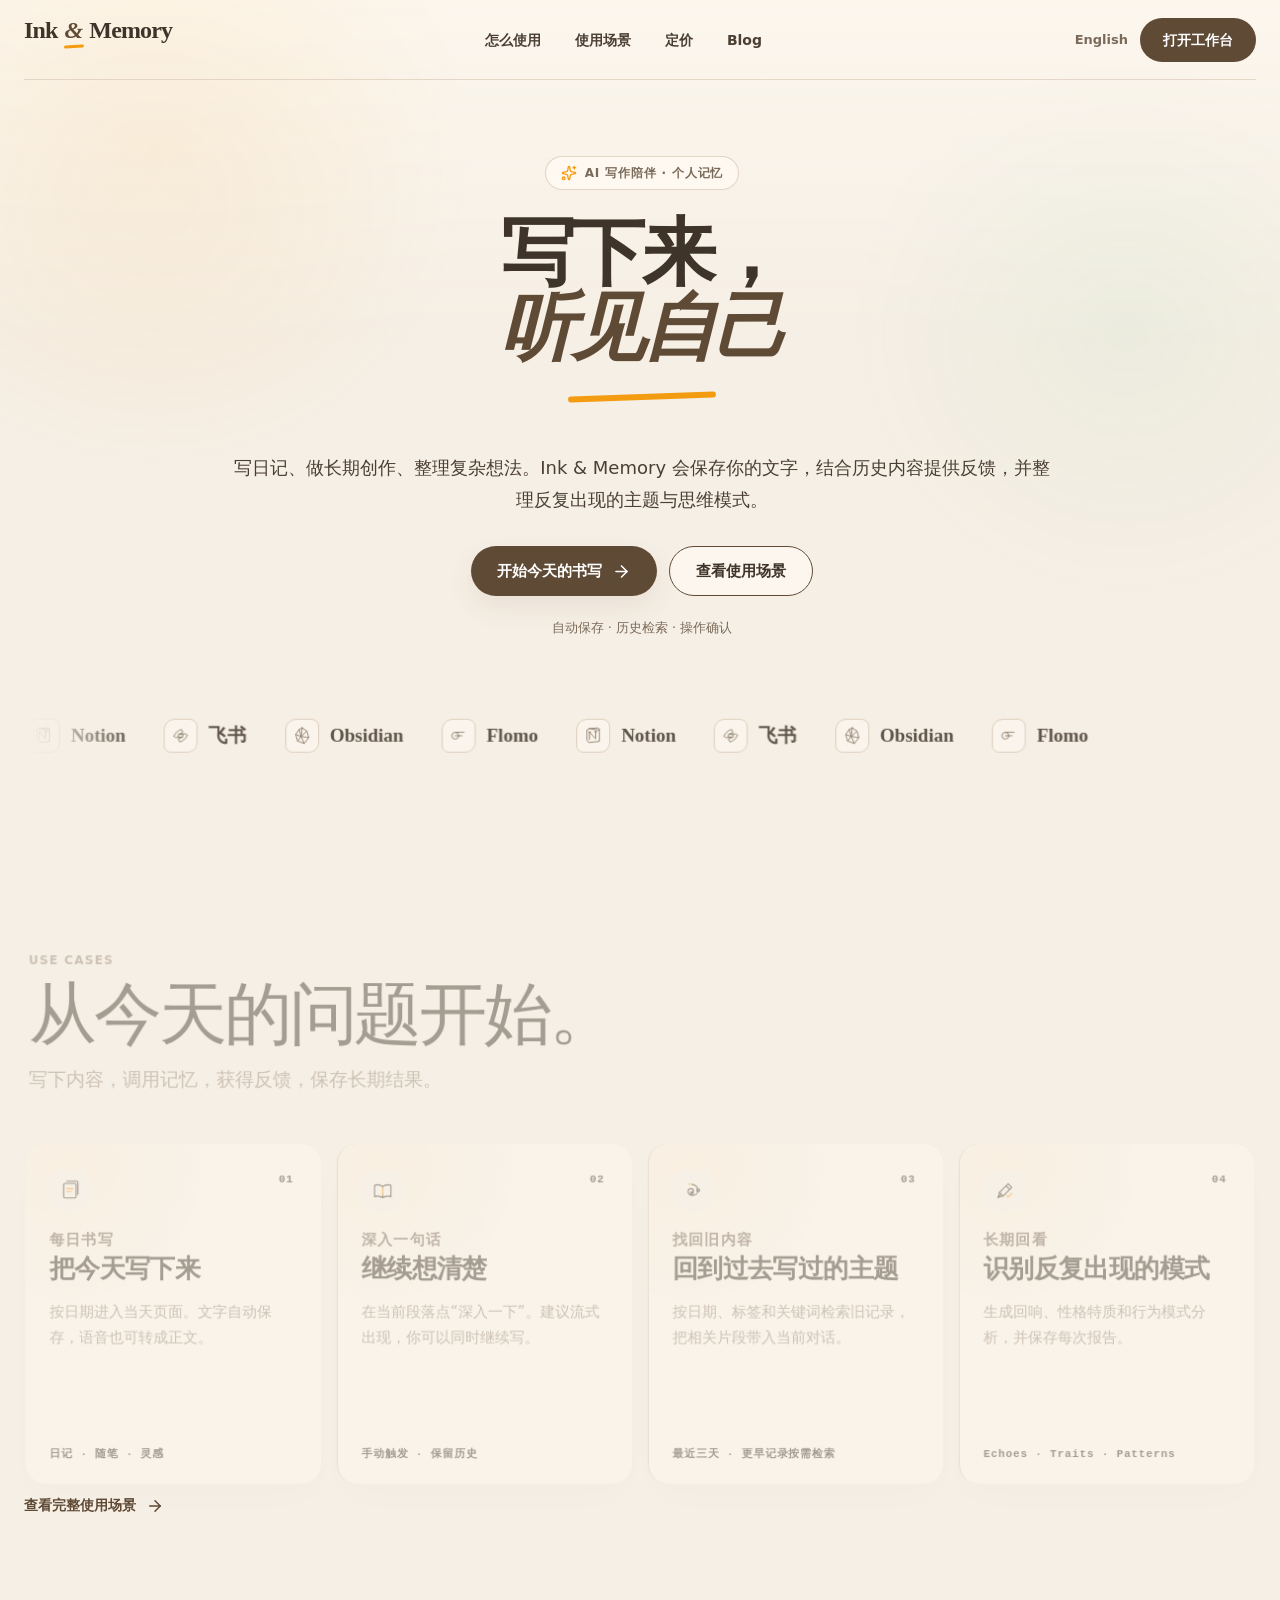
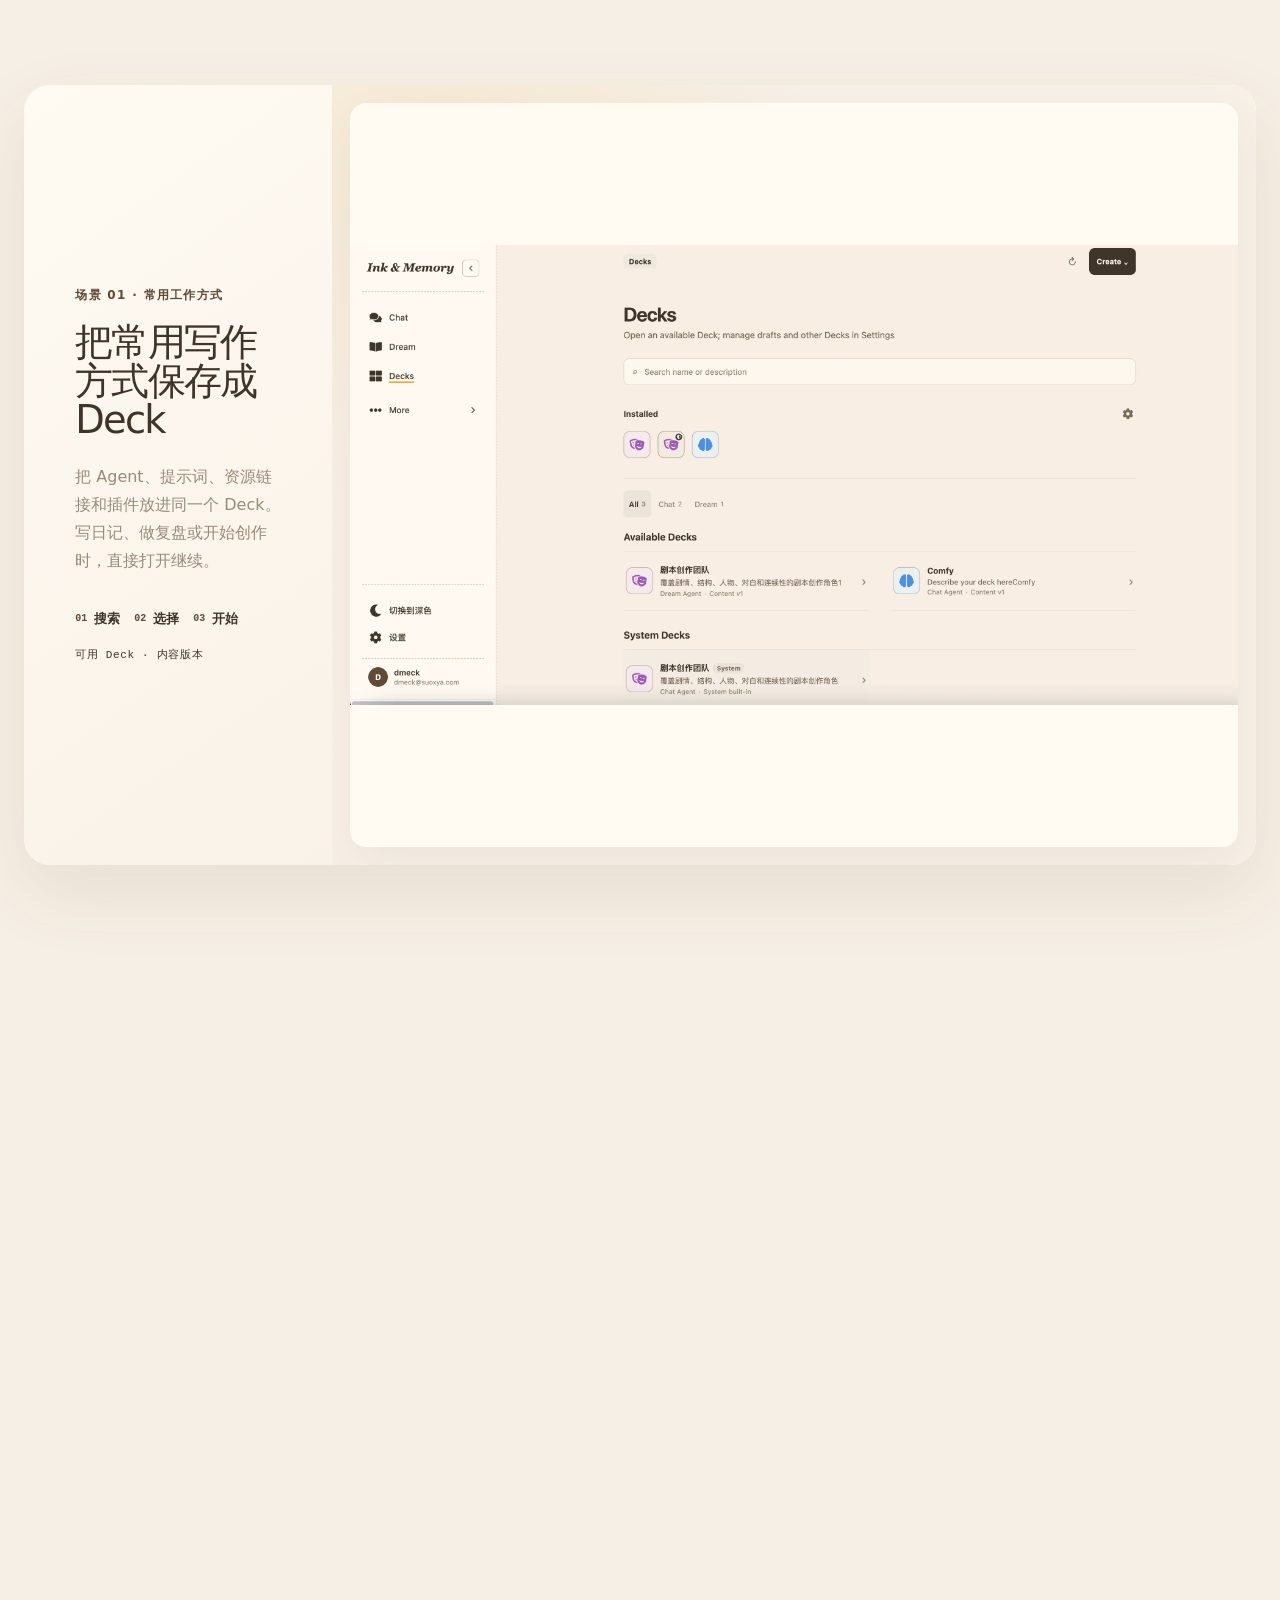
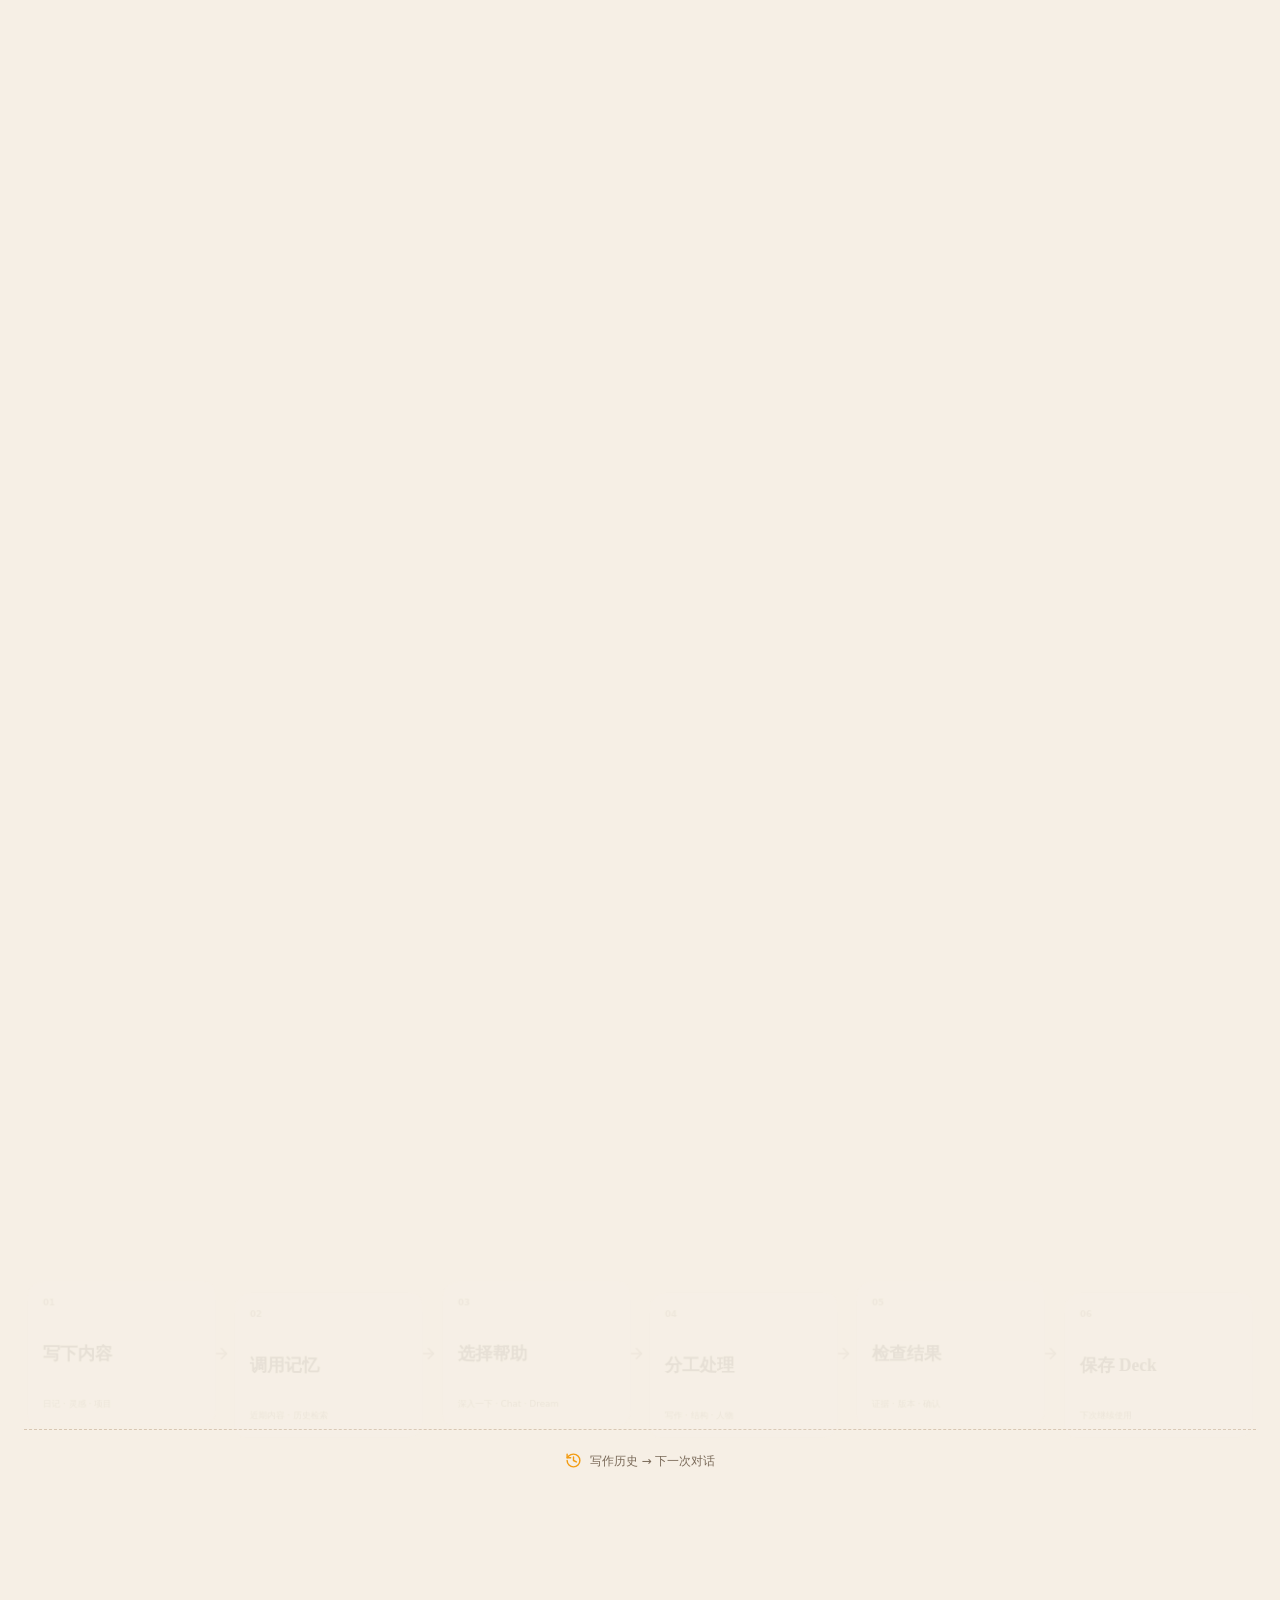
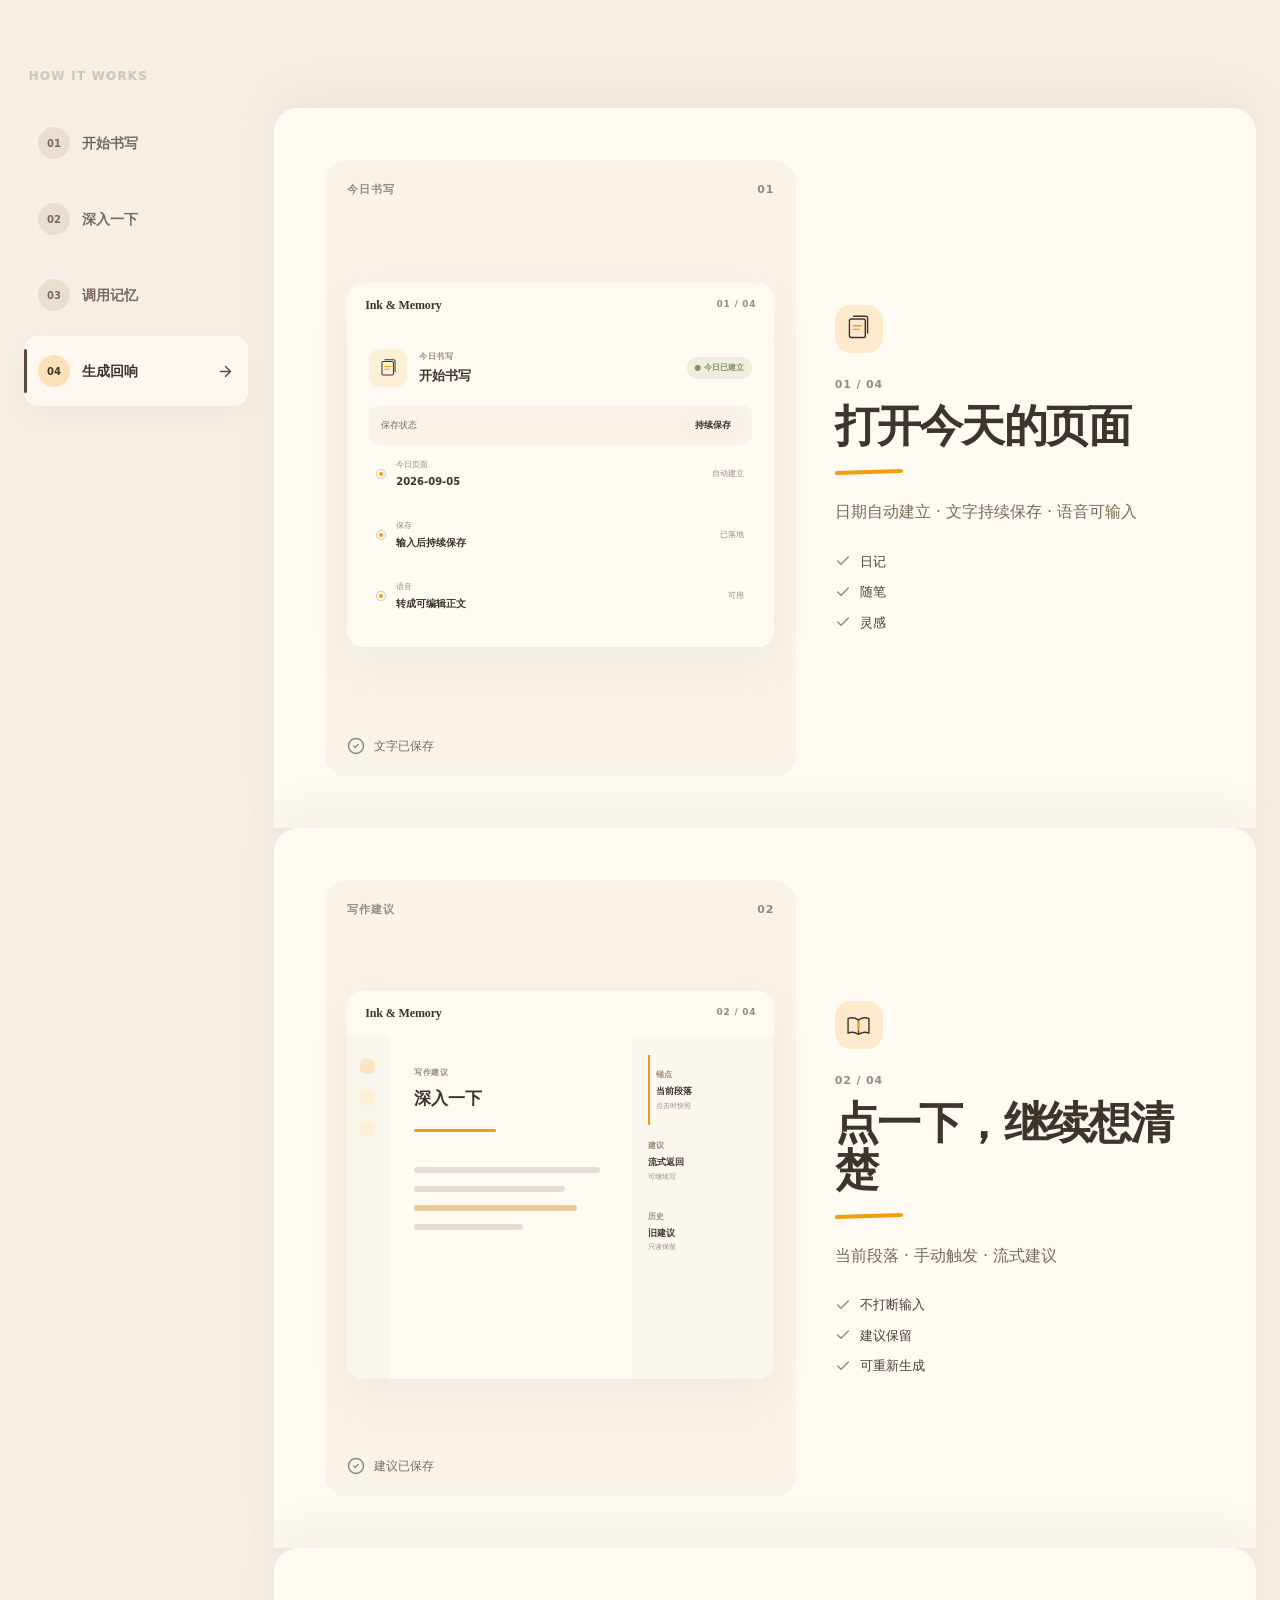
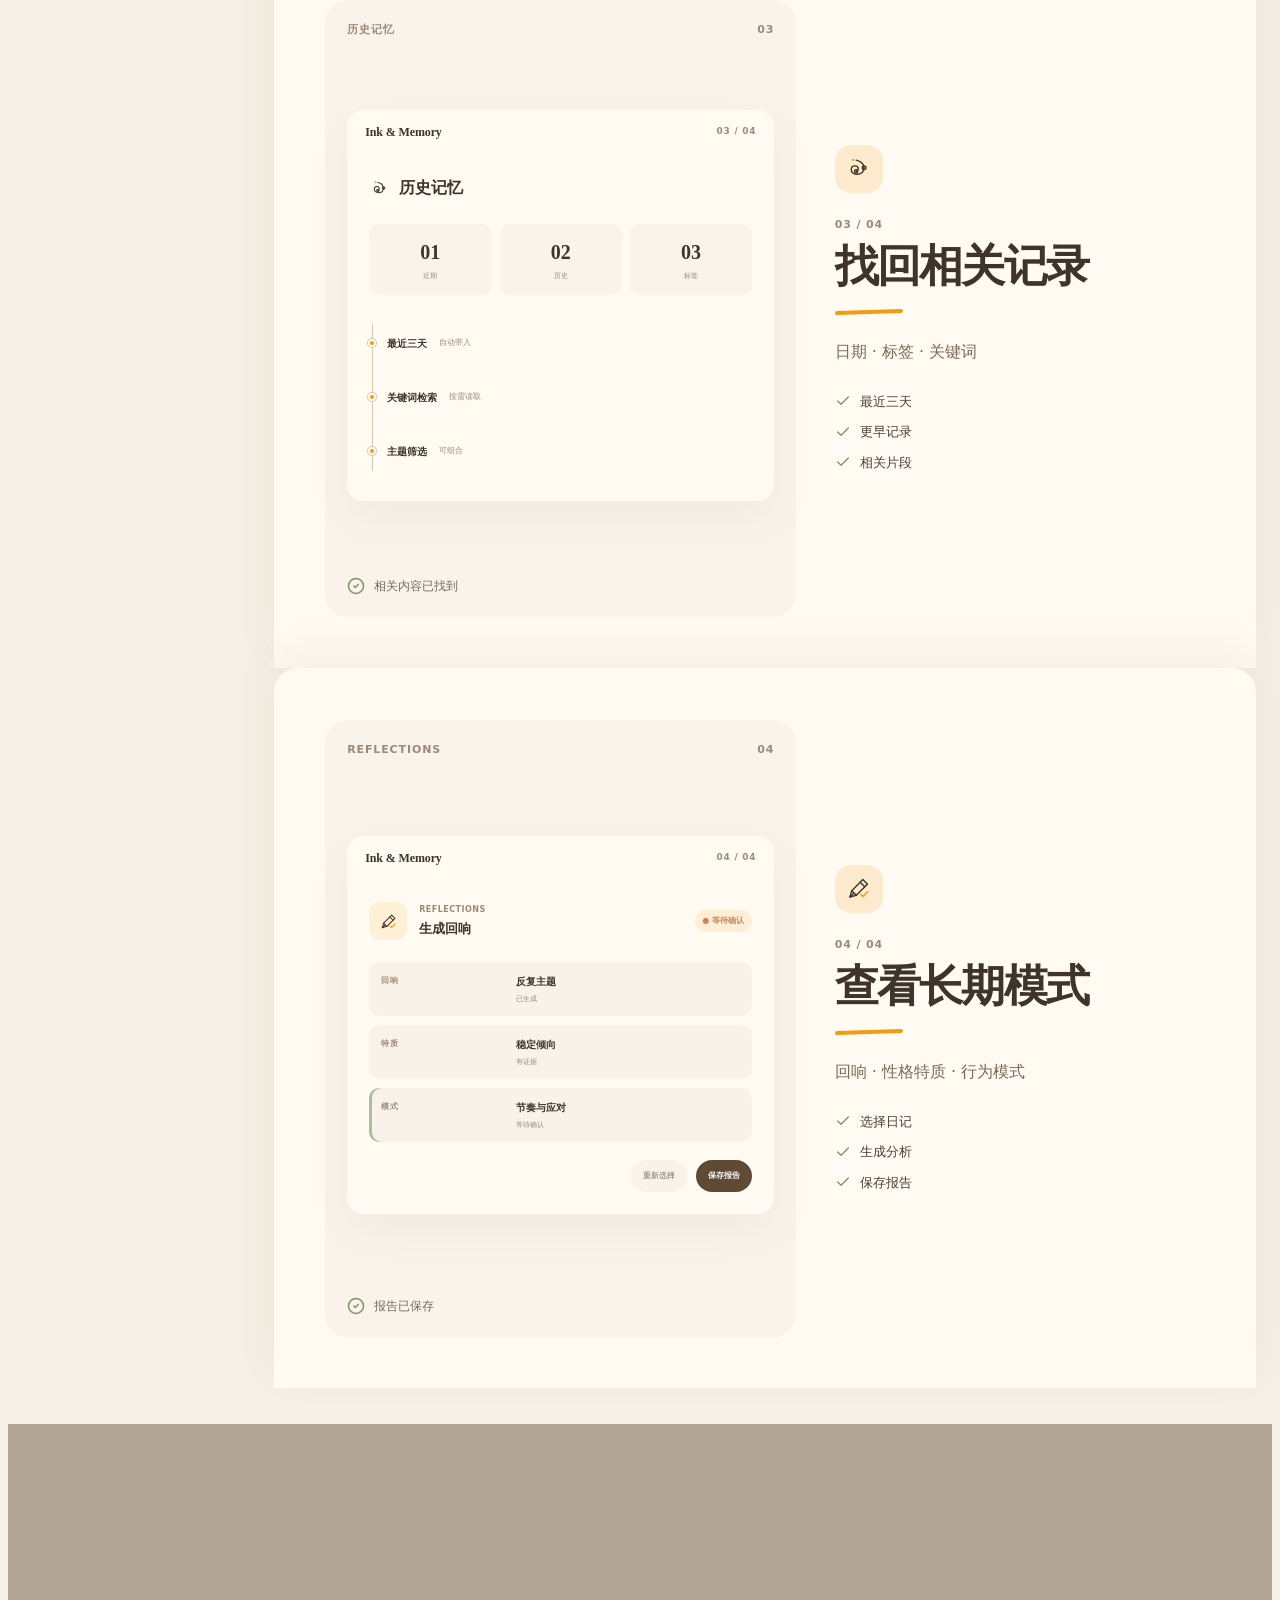
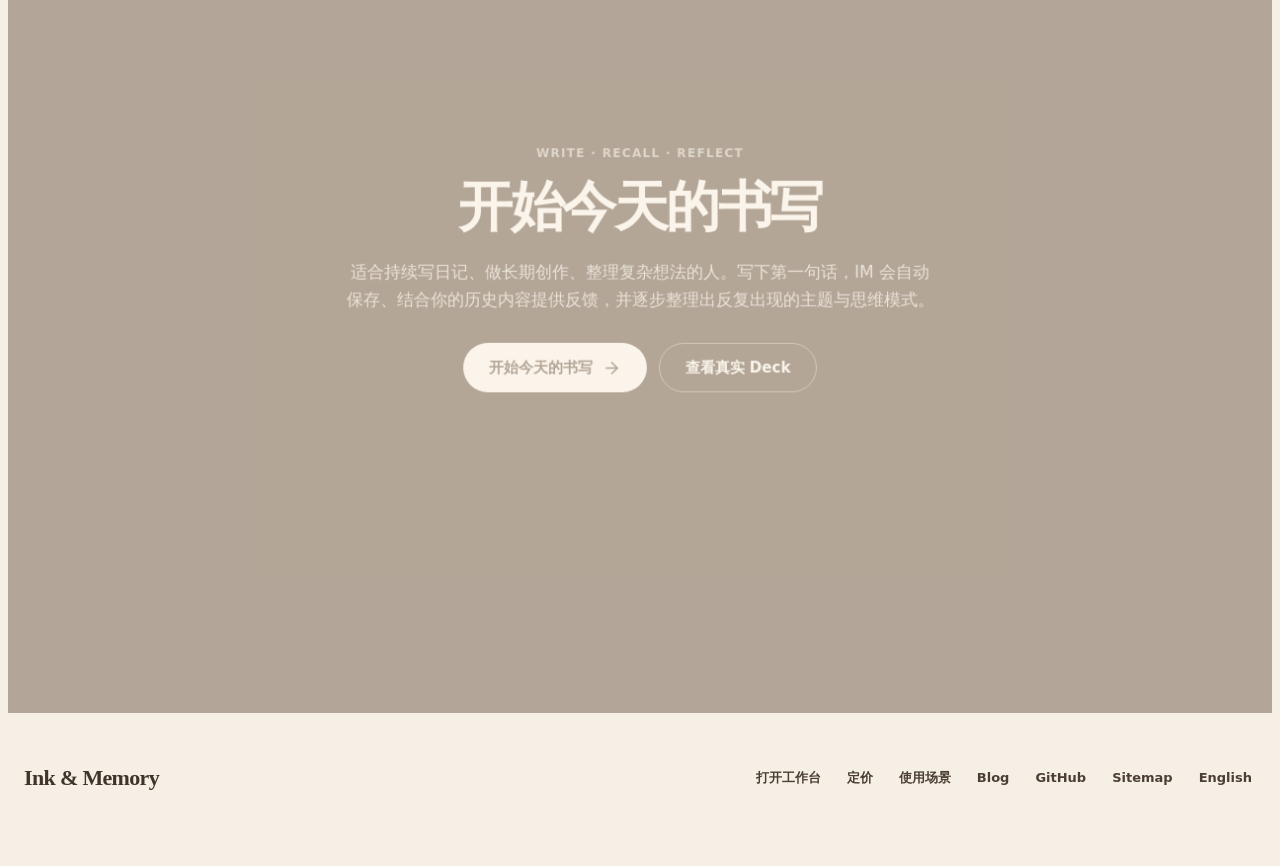
<file: use-cases/index.html>
<!doctype html>
<html lang="zh-CN">
  <head>
    <meta charset="UTF-8" />
    <meta name="viewport" content="width=device-width, initial-scale=1.0" />
    <meta name="theme-color" content="#F6EFE5" />
    <link rel="icon" href="/favicon.svg" type="image/svg+xml" />
    <meta name="robots" content="index,follow,max-image-preview:large,max-snippet:-1" />
    <meta name="description" content="查看 Ink & Memory 如何把视觉生成和外部资料带进当前任务：ComfyUI MCP Apps 概念方案与已实现的 Notion 只读连接。" />
    <link rel="canonical" href="https://ink-memory.suoxya.com/use-cases/" />
    <link rel="alternate" hreflang="zh-CN" href="https://ink-memory.suoxya.com/use-cases/" />
    <link rel="alternate" hreflang="en" href="https://ink-memory.suoxya.com/en/use-cases/" />
    <link rel="alternate" hreflang="x-default" href="https://ink-memory.suoxya.com/use-cases/" />
    <meta property="og:title" content="Ink & Memory 使用场景 | ComfyUI MCP Apps 与 Notion" />
    <meta property="og:description" content="ComfyUI MCP Apps 规划体验与已实现的 Notion 只读连接。" />
    <meta property="og:type" content="website" />
    <meta property="og:url" content="https://ink-memory.suoxya.com/use-cases/" />
    <meta property="og:site_name" content="Ink & Memory" />
    <meta property="og:image" content="https://ink-memory.suoxya.com/og-image.png" />
    <meta name="twitter:card" content="summary_large_image" />
    <meta name="twitter:title" content="Ink & Memory 使用场景 | ComfyUI MCP Apps 与 Notion" />
    <meta name="twitter:description" content="从一句需求到可继续使用的结果。" />
    <meta name="twitter:image" content="https://ink-memory.suoxya.com/og-image.png" />
    <title>Ink & Memory 使用场景 | ComfyUI MCP Apps 与 Notion</title>
    <script type="module" crossorigin src="/assets/main-B0WeC2d2.js"></script>
    <link rel="stylesheet" crossorigin href="/assets/main-BQxvzoNs.css">
  </head>
  <body>
    <div id="root">
      <noscript>
        <main>
          <h1>从一句需求，到可继续使用的结果。</h1>
          <h2>ComfyUI MCP Apps · 规划中</h2>
          <p>描述画面，选择工作流，查看运行状态，把结果带回当前任务。当前仅为概念方案，尚未接入真实生成服务。</p>
          <h2>Notion · 已实现</h2>
          <p>连接账号，选择页面和数据库，同步索引，并在对话需要时按需读取页面正文。当前为只读连接。</p>
        </main>
      </noscript>
    </div>
  </body>
</html>
</file>
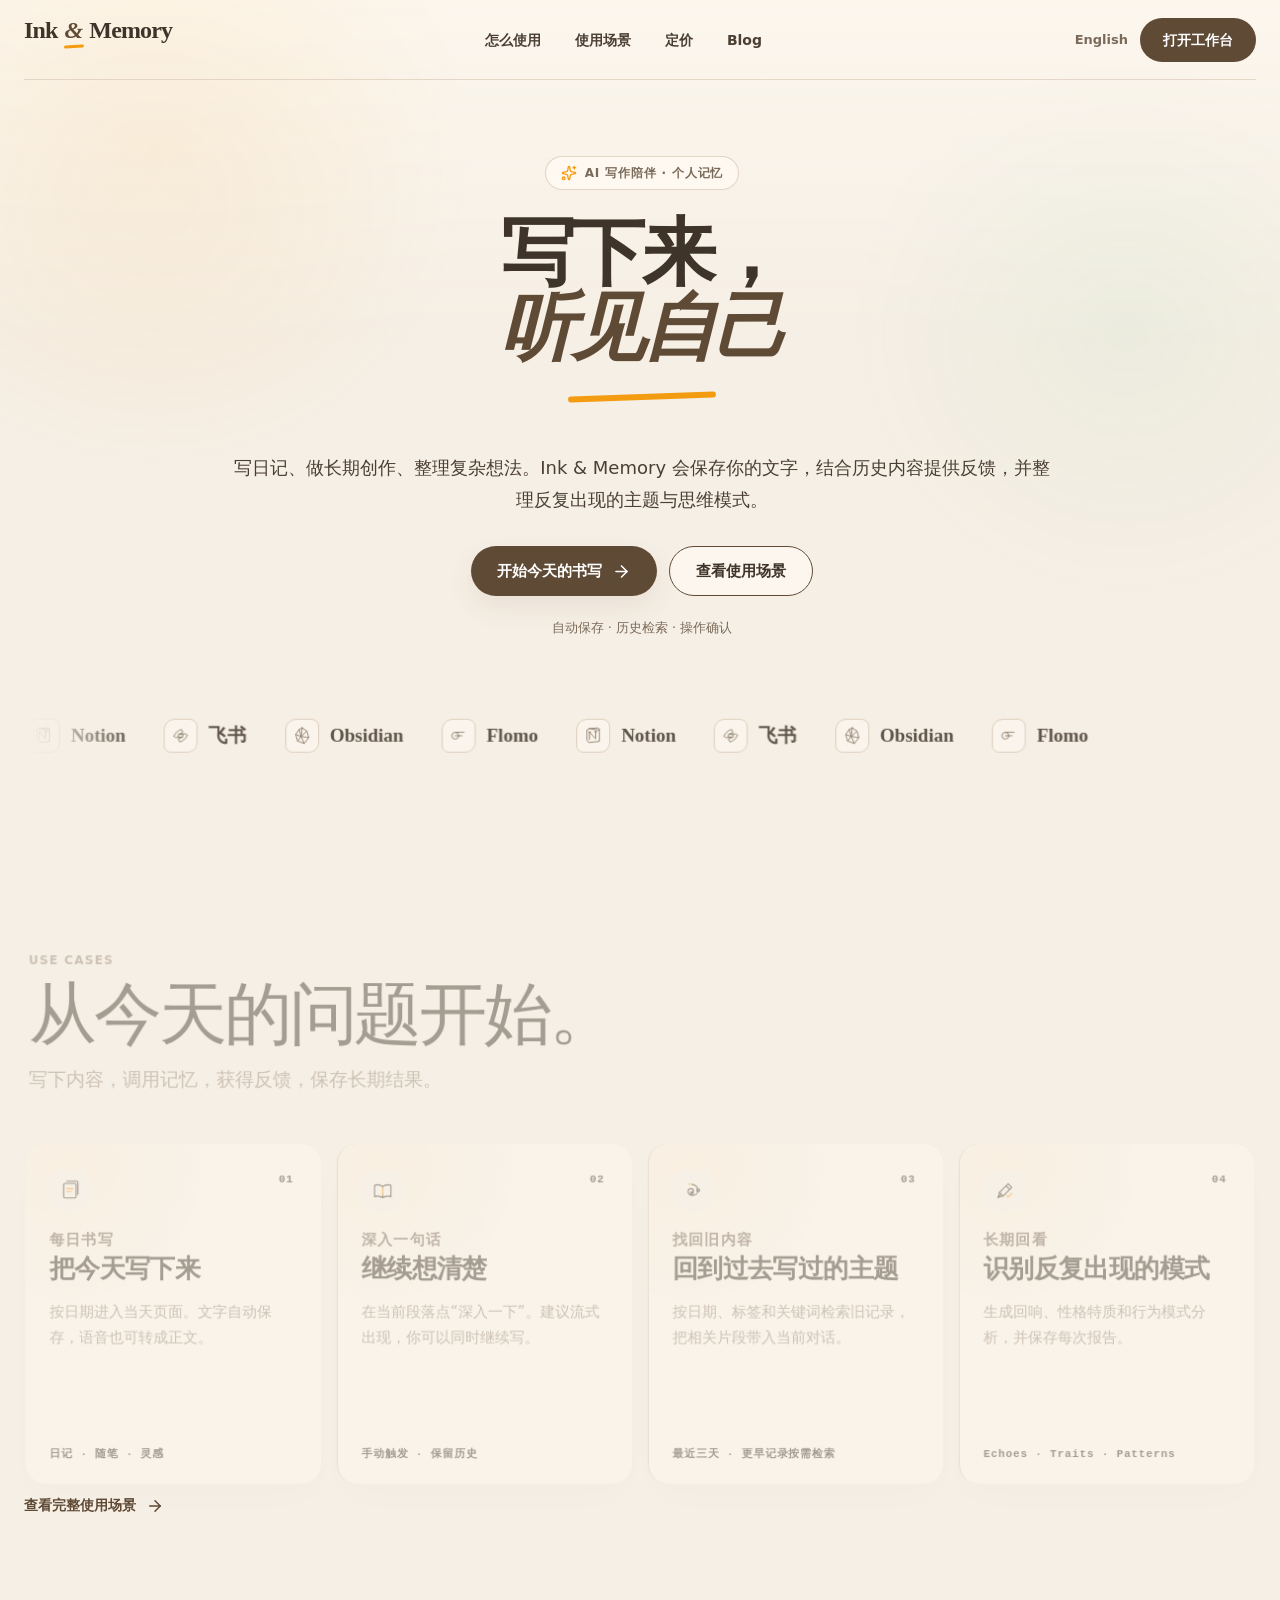
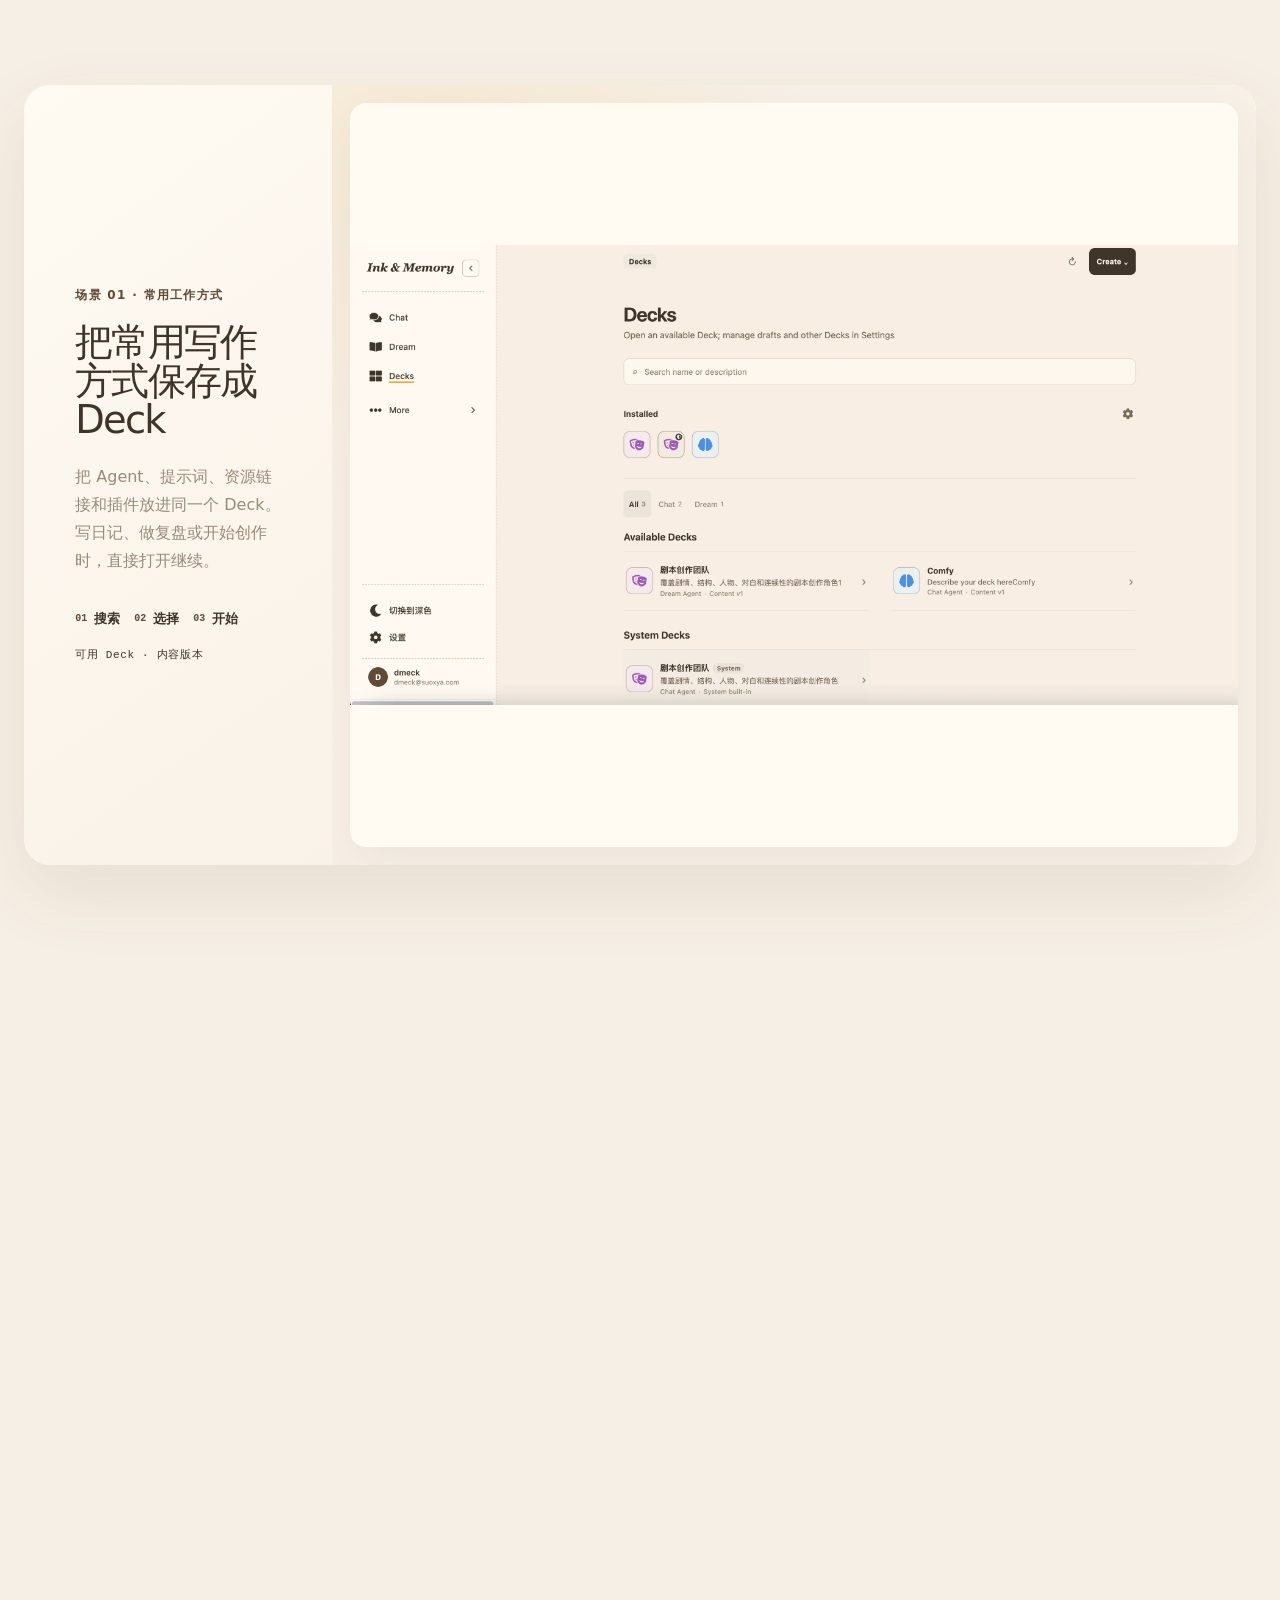
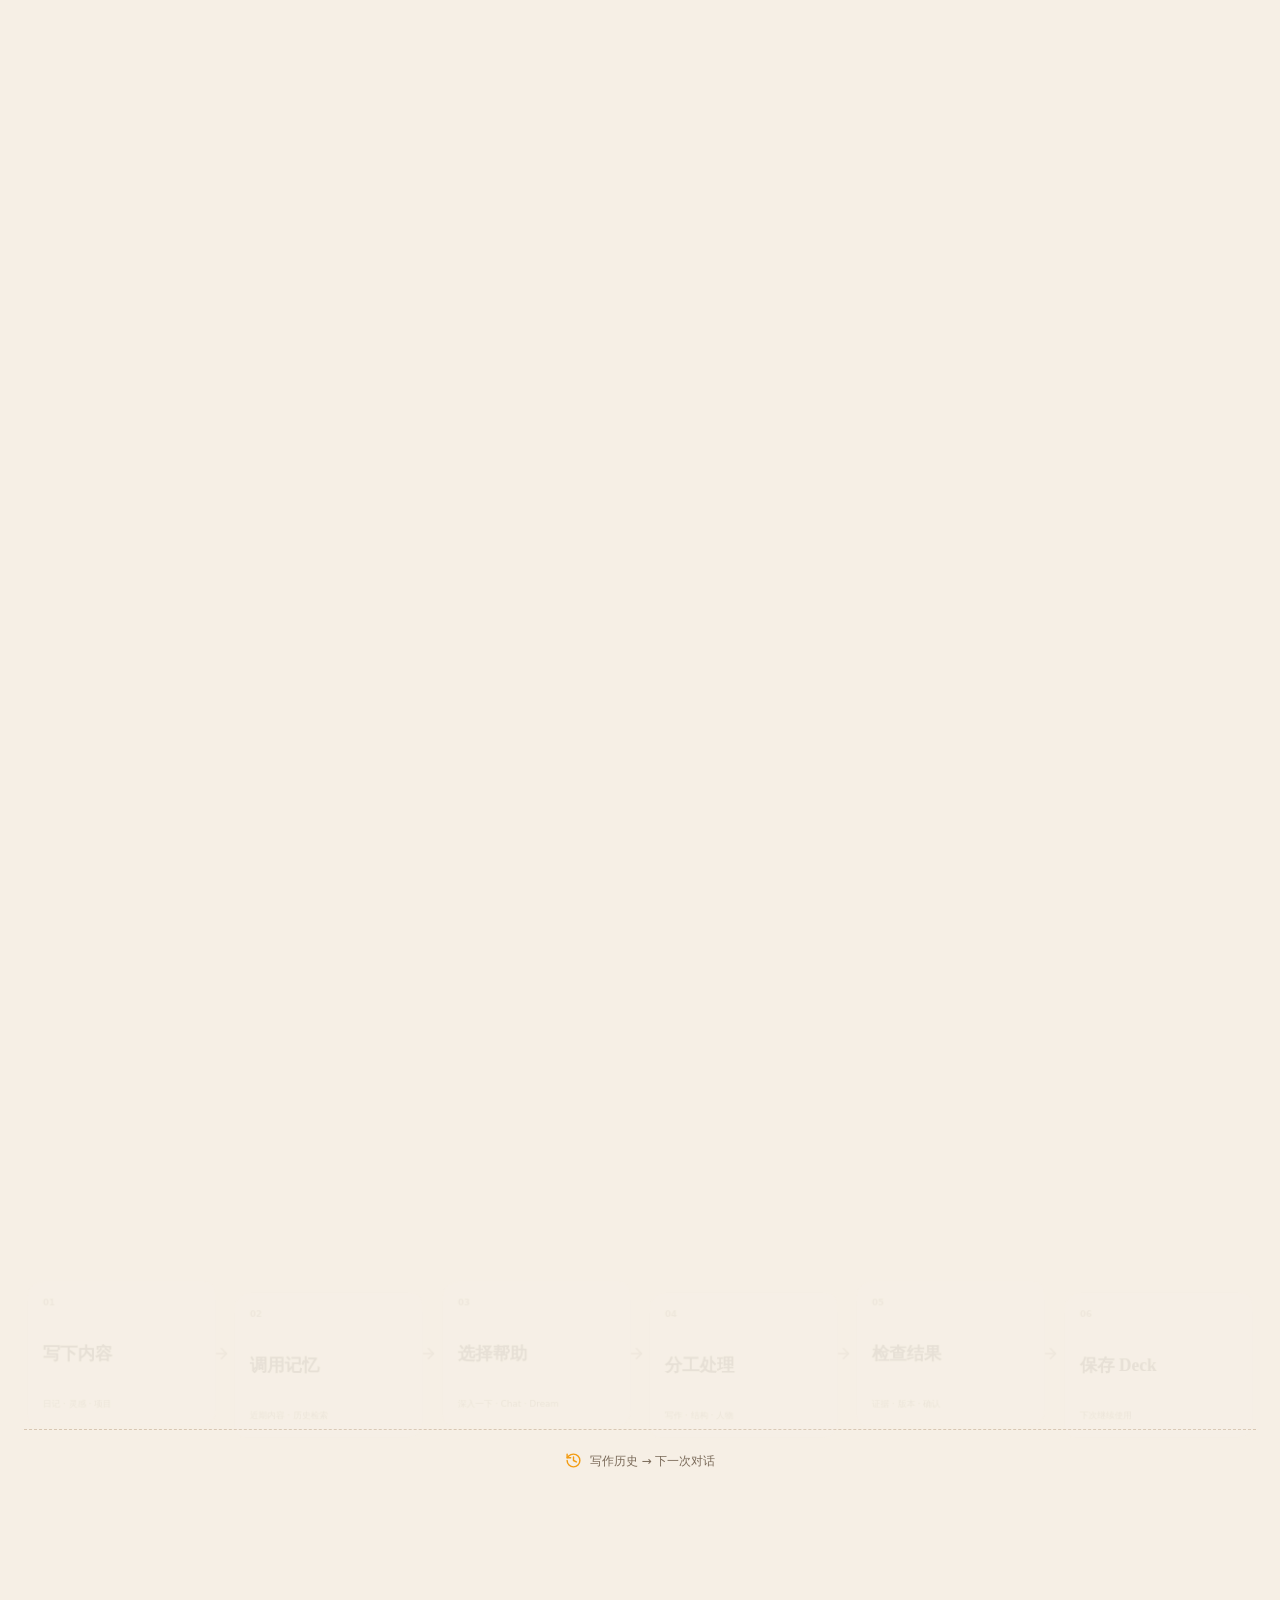
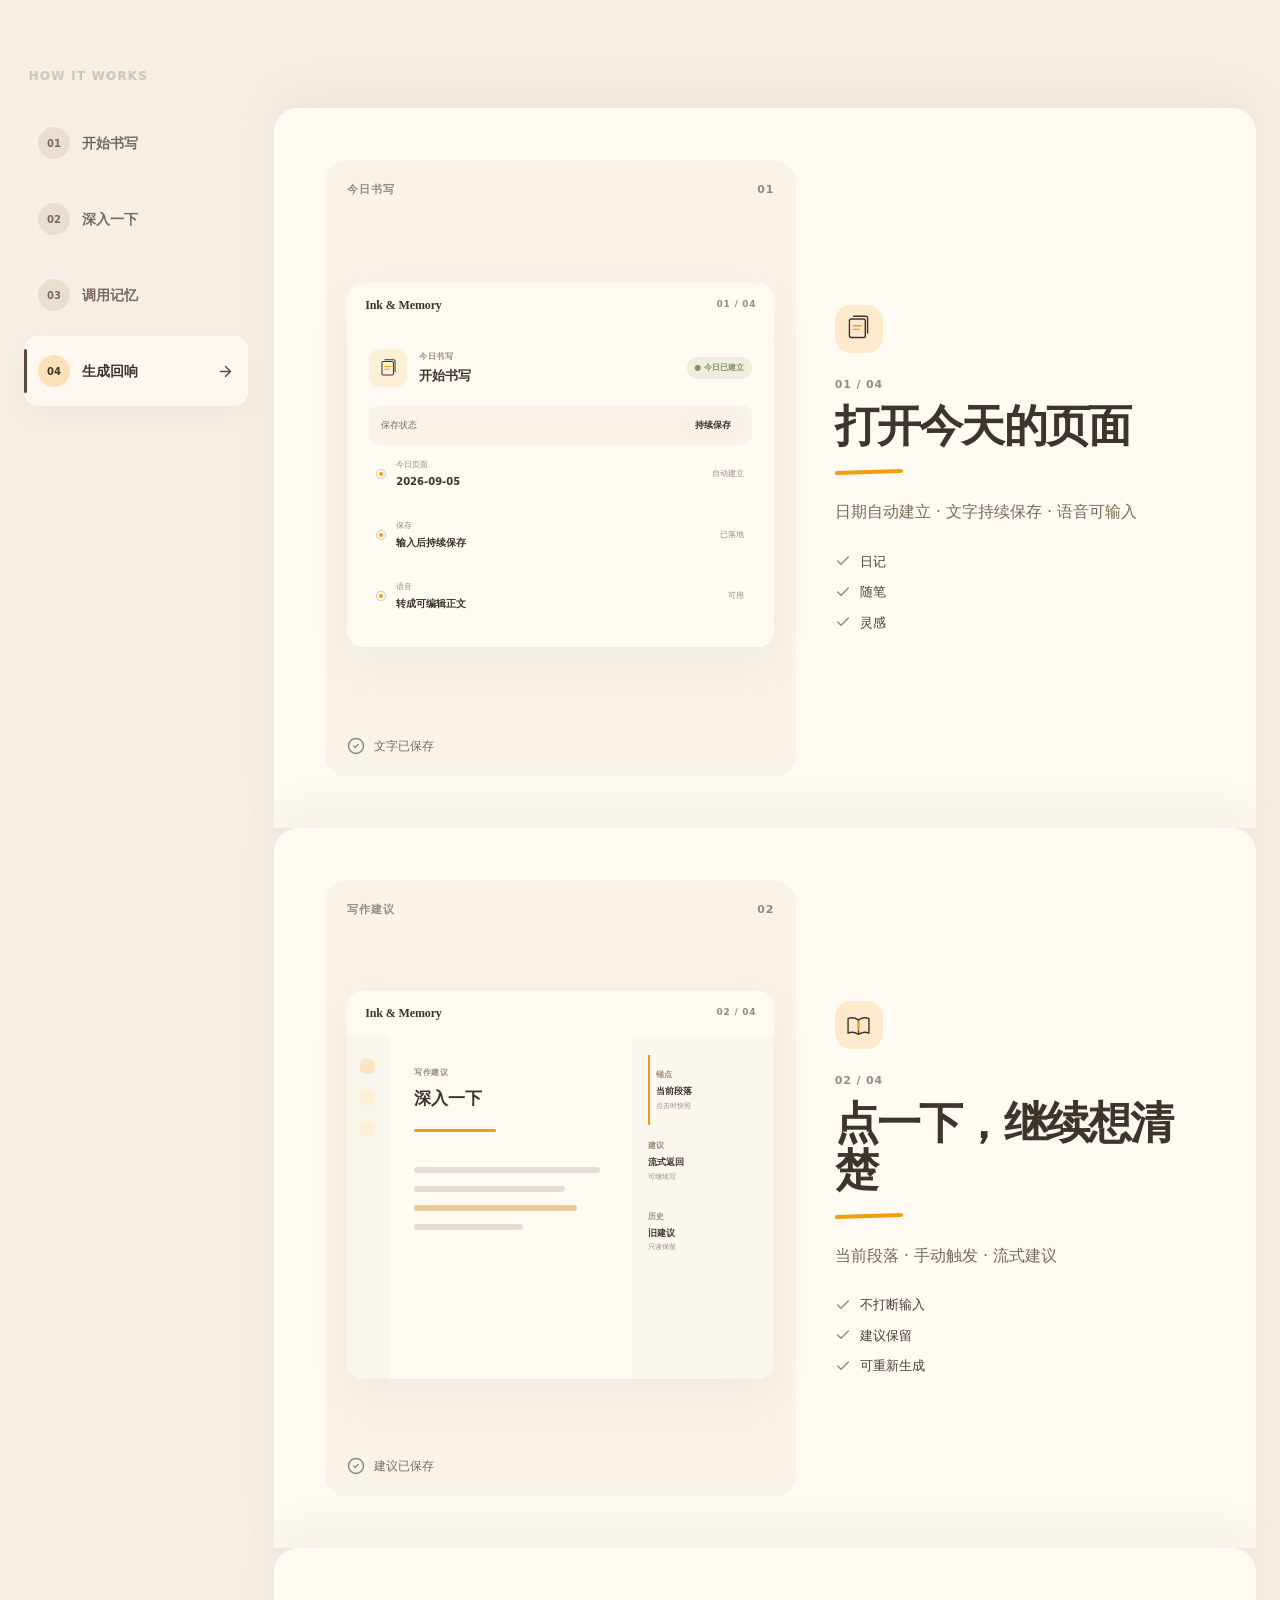
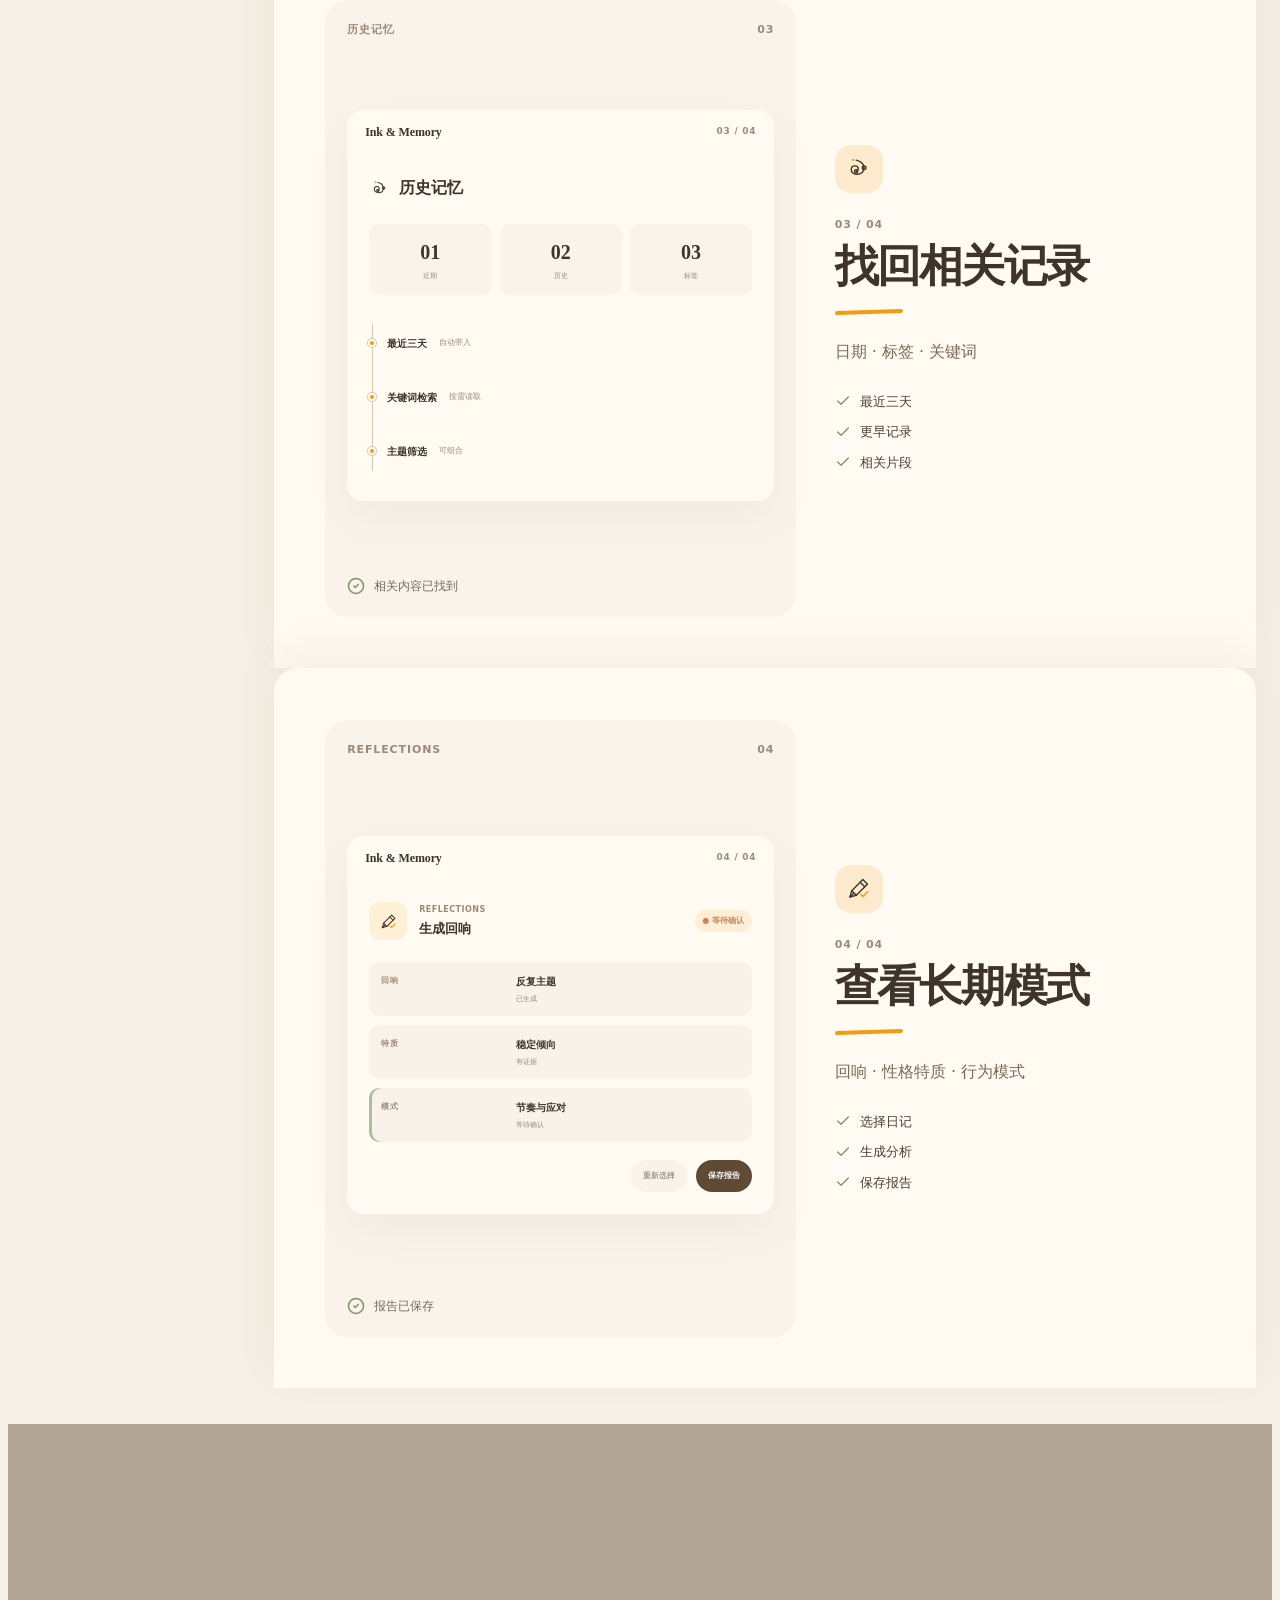
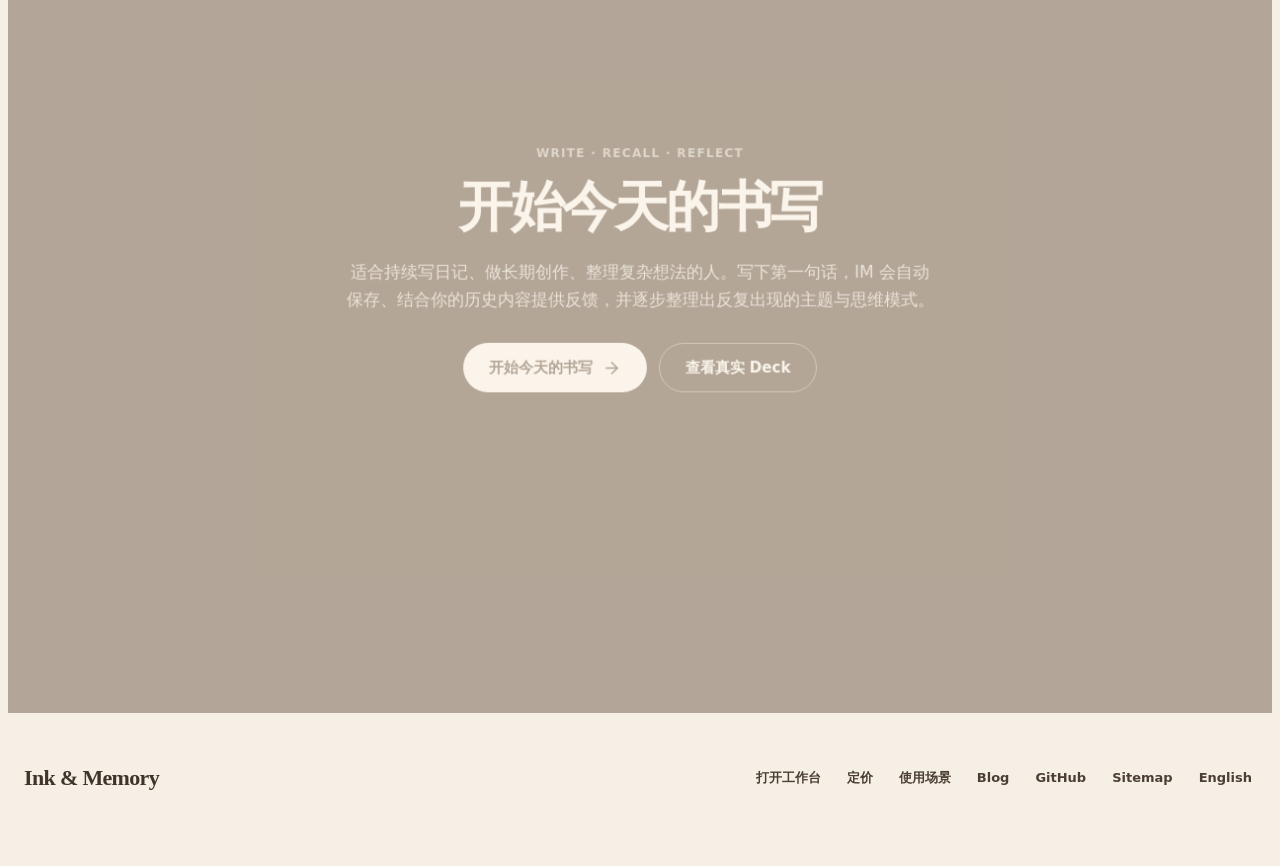
<file: blog/connectors-in-agent-workspace-state-trust-action-boundaries-en/index.html>
<!doctype html>
<html lang="en">
  <head>
    <meta charset="UTF-8" />
    <meta name="viewport" content="width=device-width, initial-scale=1.0" />
    <meta name="theme-color" content="#F6EFE5" />
    <meta name="robots" content="index,follow,max-image-preview:large,max-snippet:-1,max-video-preview:-1" />
    <meta name="application-name" content="Ink &amp; Memory" />
    <meta name="author" content="glide the" />
    <meta name="description" content="A product and systems design essay on what changes when connectors enter an Agent workspace: which state persists, how users can verify trust, and when proposed actions may safely become real changes." />
    <meta property="og:title" content="Lecture Notes | When Connectors Enter the Agent Workspace: Boundaries of State, Trust, and Action | Ink &amp; Memory Blog" />
    <meta property="og:description" content="A product and systems design essay on what changes when connectors enter an Agent workspace: which state persists, how users can verify trust, and when proposed actions may safely become real changes." />
    <meta property="og:type" content="article" />
    <meta property="og:site_name" content="Ink &amp; Memory" />
    <meta property="og:image" content="https://ink-memory.suoxya.com/og-image.png" />
    <meta name="twitter:card" content="summary_large_image" />
    <meta name="twitter:title" content="Lecture Notes | When Connectors Enter the Agent Workspace: Boundaries of State, Trust, and Action | Ink &amp; Memory Blog" />
    <meta name="twitter:description" content="A product and systems design essay on what changes when connectors enter an Agent workspace: which state persists, how users can verify trust, and when proposed actions may safely become real changes." />
    <meta name="twitter:image" content="https://ink-memory.suoxya.com/og-image.png" />
    <title>Lecture Notes | When Connectors Enter the Agent Workspace: Boundaries of State, Trust, and Action | Ink &amp; Memory Blog</title>
    <link rel="icon" href="data:image/svg+xml,%3Csvg xmlns='http://www.w3.org/2000/svg' viewBox='0 0 64 64'%3E%3Crect width='64' height='64' rx='18' fill='%23F39C12'/%3E%3Ctext x='32' y='39' text-anchor='middle' font-size='20' font-family='Arial,sans-serif' font-weight='900' fill='%233F3429'%3EI%26M%3C/text%3E%3C/svg%3E" />
    <script type="module" crossorigin src="/assets/main-B0WeC2d2.js"></script>
    <link rel="stylesheet" crossorigin href="/assets/main-BQxvzoNs.css">
  </head>
  <body>
    <div id="root">
      <noscript>
      <main class="seo-static-content" aria-label="Ink &amp; Memory article">
        <article>
          <p><a href="/blog/">Back to Blog</a></p>
          <header>
            <p>Ink &amp; Memory · English</p>
            <h1>Lecture Notes | When Connectors Enter the Agent Workspace: Boundaries of State, Trust, and Action</h1>
            
            <p>glide the · <time datetime="2026-08-31">2026-08-31</time> · 20 min read</p>
          </header>
          <p>I have been wanting to write a design document about synchronizing interactions between connectors and workspaces, extending the state-management abstraction previously used for a local Agent’s context.</p>
          <p>The difference is that the earlier local-editor and Agent-context design, <a href="https://mp.weixin.qq.com/s/RIdUu6gs3FlJI6tzRPEphA">Workspace State Management and Interaction Entry-Point Design</a>, described only the foundation for Agent interaction. Once connectors are added, whose perspective should organize the Agent’s context?</p>
          <p>How should a writer’s thought process interact more effectively with resources in this environment?</p>
          <p>Can the system architecture scale to downstream integrations?</p>
          <p>I designed an abstract architecture for different connectors, divided mainly into authentication, data, action, and task layers, together with the corresponding user-interaction design.</p>
          <blockquote><p><a href="https://github.com/glide-the/im-dream/tree/develop/docs/prd/notion-session">https://github.com/glide-the/im-dream/tree/develop/docs/prd/notion-session</a></p></blockquote>
          <p>This article was generated entirely by AI and is intended mainly to share the thinking.</p>
          <p>When we discussed the Workspace before, the problem was relatively simple: the local editor held the document content, and the Agent used the workspace to understand the current file, the editing position, and the available actions. That design provided the interaction foundation for the Agent. Instead of seeing only a sentence entered by the user, it could understand the environment in which it was working.</p>
          <p>Once connectors enter the picture, the problem changes.</p>
          <p>Resources in Notion, Google Drive, Slack, GitHub, or Linear are not managed directly by the current product. They have their own accounts, permissions, data structures, and update schedules. Users can continue editing content on the external platform, and other collaborators may be working there at the same time. What the Agent read during this run may not be identical to what the remote platform stores at this moment.</p>
          <p>At that point, the central design question is no longer “How do we give remote data to the Agent?” It is “What should be the subject around which the Agent’s context is organized?”</p>
          <p>A connector can provide data, but it is not a suitable subject for the context. One conversation may use several connectors alongside local documents, uploaded files, and results from earlier tasks. The conversation itself is not suitable either: its lifecycle is too short to preserve resources the user selected for the long term, synchronization progress, or unfinished actions. The Agent Runtime serves only the current execution and is released when that execution ends, so those states cannot belong to it.</p>
          <p>The workspace is what actually persists.</p>
          <p>The workspace records what the user is working on, which resources the Agent may use, where each resource comes from, when it was last read, which changes are awaiting attention, and which long-running tasks remain unfinished. Connectors provide external resources to the workspace, and the current Agent receives from the workspace a view relevant to this run.</p>
          <p>My basic conclusion about connector context is therefore this:</p>
          <p>The workspace is the subject, connectors are resource providers, the Agent Runtime is the current executor, and the chat box is only the interaction entry point.</p>
          <figure aria-label="The workspace is the subject, connectors provide resources, and the Runtime handles the current execution"><p>Ink &amp; Memory · Concept</p><p>Context → Route → State → Deck</p><figcaption>The workspace is the subject, connectors provide resources, and the Runtime handles the current execution</figcaption></figure>
          <p>This conclusion is not an attempt to make the architecture look complete. It comes from the actual duration of a user’s work. A web-based Agent can usually perceive uploaded files and the current prompt, but it cannot see relationships among files, changes made earlier, the results of cross-application actions, or why a task stopped where it did. Real work crosses files, applications, and permission boundaries over hours or even days. If the Agent depends only on conversation text, it must guess what the user is doing every time it starts.</p>
          <p>The point of bringing connectors into the workspace is precisely to turn those long-lived relationships into a working environment the Agent can understand.</p>
          <h2>Local Editors and Remote Connectors Should Share a Boundary Without Losing Their Differences</h2>
          <p>The earlier design for workspace state management and interaction entry points established the foundation for interaction between the local editor and the Agent. The Agent could read the current document, understand the location of a passage, propose changes, and update the content after the user confirmed them. That design explained how an Agent could participate in writing, but it did not address the time, permissions, and ownership of remote resources.</p>
          <p>Content in the local editor is managed directly by the current product. When the user changes the text, the system can obtain the new state immediately. Content exposed through a remote connector is managed by an external platform. The view held by the current product may lag behind, and a write must wait for confirmation from that external platform.</p>
          <p>The two can therefore share a workspace-resource vocabulary: both have a resource identity, title, content reference, available actions, and current version. They cannot share identical update semantics.</p>
          <p>A local editor can provide the current state directly. A remote resource usually provides the most recent workspace view together with the ability to read on demand. A local change can return to the editor immediately; a remote change must pass through version checking, external submission, and result refresh. Local permissions come from the current product, while remote permissions depend on both external authorization and the user’s selection.</p>
          <p>It is reasonable to treat the local editor as a special kind of workspace resource provider. The shared layer defines only how the Agent discovers resources, reads them, understands their capabilities, and proposes actions. Each provider explains where its content comes from, how versions are evaluated, and how changes are completed.</p>
          <p>This shared boundary also leaves room for future connectors. The Agent core does not need to understand every detail of Notion databases, Slack channels, GitHub Issues, or Linear projects. It needs to know which resources are in the current workspace, what role each resource plays in the task, what content can be read, which actions may be proposed, and whether the available material may be stale.</p>
          <p>Differences among connectors are expressed through capabilities. A Notion page may support updating its body; a Slack message may allow only sending or replying; a GitHub resource may support comments, labels, and status changes. The common layer should not compress all of these into an ambiguous “write.” Each connector should describe the actions it truly provides and the scope of their effects.</p>
          <p>Whether the system can scale downstream depends on the Agent core remaining organized around the workspace and the current task instead of embedding one platform’s objects in the generic flow. A new connector must translate its resources, permissions, versions, and actions into a form the workspace understands. The Agent’s reading, confirmation, and task flows should not have to be redesigned when the platform changes.</p>
          <figure aria-label="Local editors and remote connectors share a resource language while retaining different update semantics"><p>Ink &amp; Memory · Concept</p><p>Context → Route → State → Deck</p><figcaption>Local editors and remote connectors share a resource language while retaining different update semantics</figcaption></figure>
          <p>What the product truly needs to manage is how these relationships come into being and how the user can see them.</p>
          <p>Connect an account → choose a resource scope → mount it in the workspace → give the current conversation a temporary view → let the Agent read on demand</p>
          <h2>The Agent Should Receive a Map Before Deciding What to Open</h2>
          <p>Putting all external content into the model context may appear to eliminate later read operations, but in practice it creates a different kind of confusion.</p>
          <figure aria-label="The Agent first inspects a resource map, then opens content required by the current task"><p>Ink &amp; Memory · Concept</p><p>Context → Route → State → Deck</p><figcaption>The Agent first inspects a resource map, then opens content required by the current task</figcaption></figure>
          <h2>Context Should Be Organized Around What the Writer Is Doing</h2>
          <p>The earlier local-editor design rested on a clear premise: the user, document, and Agent all lived in the same product environment. The Edit Session could answer which article the user was editing, what the editor currently contained, and which passage the Agent should read. Organizing Agent context around the current document made sense because the local editor directly managed the document state, and the user’s actions were immediately reflected in that same state.</p>
          <p>Connectors change that premise. A Notion page does not belong to the local editor and can be modified outside the product. A user’s resource selection may persist for months, while one Agent conversation lasts only minutes. The same remote page may appear simultaneously in several projects, conversations, and writing tasks. If the Agent Session continues to manage connector state, long-lived resource relationships become attached to a short-lived conversation. If context is instead organized directly around the Notion connector, platform concepts such as pages and databases enter the Agent’s general working model, forcing the system to accumulate exceptions when Google Drive, Slack, GitHub, or Linear is added later.</p>
          <p>Once connectors enter the workspace, the central object of Agent context should therefore be the work the writer is currently doing.</p>
          <p>The workspace records the parts of that work that persist: the current draft, selected resources, each resource’s purpose in the task, the latest reliable read, unresolved changes, and background tasks still in progress. One Agent run receives only a view of those states at the current moment. A connector explains where a resource comes from, what is allowed, and how fresh the content is; it does not determine how the full context is organized.</p>
          <p>This design keeps the writing process at the center. A user connects Notion not so the Agent can study a connector, but so they can write an article, organize material, verify facts, or revise a proposal. The connector is only a source of resources. The Agent must first understand what the user is writing now, and only then which external materials matter to that work.</p>
          <p>The same page may serve different purposes in different tasks. It can be a read-only reference, a target document currently being revised, or an example used to compare tone. Recording the page’s content is not enough; the workspace must record why the user placed it in the current task. The resource’s purpose directly affects the Agent’s actions: a reference may be excerpted and cited, a target document may receive proposed changes, and an example may be analyzed for style but should not be treated as the current draft.</p>
          <p>Workspace context is therefore more than a resource list. It must also express how each resource relates to the current work. When the Agent receives a map, it should see the current writing object, relevant materials, their purposes, read times, and permitted actions. Full content can still be read on demand, but each resource’s place in the task should be clear from the beginning.</p>
          <h2>The Writer’s Thought Process Should Drive Resource Interaction</h2>
          <p>Writing does not end after one sequence of “connect a resource, read the content, generate an answer.” The real process is iterative: a vague question takes shape; the writer searches for related material, selects passages, returns to the draft to try an idea, discovers that the argument is incomplete, searches again, and finally revises the prose and citations.</p>
          <p>A connector product needs to support this movement back and forth. It should not treat external material as a one-time input, nor should it make the Agent start over from the entire resource library every time.</p>
          <p>The workspace can preserve the choices a user makes during writing: why a page was added to the current project, which passage was cited, what note the Agent derived from it, and whether the user accepted that interpretation. This information is much closer to actual writing than the fact that “the connector contains one hundred pages.”</p>
          <p>Suppose a user is writing a product retrospective. From Notion, they select an early proposal, a set of user feedback, and a launch record. Each source serves a different purpose: the early proposal recovers the original goal, the feedback tests the outcome, and the launch record confirms the timeline. If the Agent sees only three page titles, it has little basis for deciding how to use them. If the workspace records their purposes, the Agent can organize the material around the article being written.</p>
          <p>The current draft remains the central object in the writing process. External resources may provide facts, examples, background, and language references, or they may themselves become targets for revision. The product must distinguish these relationships so the Agent does not treat a reference as a file to edit or a temporary note as a fact from the source.</p>
          <p>When the Agent extracts material from an external resource, it should ideally create a working note that retains its source. The note may be rewritten, combined, or shortened while the source reference remains. If the original changes, the system can identify which notes may need to be checked again. The writer can then develop their own thinking while still knowing where those judgments began.</p>
          <p>This is how a snapshot genuinely participates in writing. Its value is not limited to preventing overwrites; it helps the writer understand the point in time on which a judgment was based. When the user reopens the project after several days, the system can explain that a passage of analysis relied on information from three days ago and that the corresponding page was updated yesterday. The user can then decide whether to read it again.</p>
          <p>Agent context should also change with the stage of writing. Exploration calls for a resource directory, search, and summaries. Once a position begins to form, only a few selected passages and working notes are needed. During revision, the current text and its related sources should be prominent. When preparing to write back to a remote platform, the target version, scope of change, and confirmation state should be added.</p>
          <p>This matches a writer’s thought process better than assembling one fixed, oversized context. Context is not the sum of all available resources; it is the selection of information required by the work at hand.</p>
          <figure aria-label="Context contracts as writing moves from exploration to forming a position, revising the draft, and preparing to write back"><p>Ink &amp; Memory · Concept</p><p>Context → Route → State → Deck</p><figcaption>Context contracts as writing moves from exploration to forming a position, revising the draft, and preparing to write back</figcaption></figure>
          <h2>Conflict: Why an Earlier Change Loses the Conditions for Execution</h2>
          <p>After the Agent reads a page, the user may continue editing it in Notion. Other collaborators may change the same content. Another Agent conversation may propose a new edit based on the same old version.</p>
          <p>This is not an occasional error. It is normal in remote collaboration.</p>
          <p>Once the target content has changed, the original edit intent can no longer be submitted directly. The product needs to retain three pieces of content: the version the Agent originally read, the current version on the remote platform, and the change the Agent was preparing to submit.</p>
          <p>After reviewing all three, the user can regenerate the proposal, keep the remote version, reapply only part of the change, or prepare the final text themselves.</p>
          <p>The first responsibility of the product here is to prevent silent overwrites. Automatic merging is not appropriate for every kind of content, especially writing. Two revisions of the same sentence may both be structurally valid while expressing different intentions. Textual differences alone rarely tell the system which expression the user wants to preserve.</p>
          <p>A conflict should not exist only inside the current chat message. The user may leave and return several hours later. The edit intent and conflict record need to belong to the workspace so they can be resolved in a later conversation or on a dedicated page.</p>
          <p>After the conflict is resolved, the new resource state should return to the workspace first. Later Agents can continue from the updated version. The next conversation then does not have to depend on a temporary explanation buried in earlier chat text.</p>
          <figure aria-label="When the read version differs from the current remote version, the write must stop and the user must decide"><p>Ink &amp; Memory · Concept</p><p>Context → Route → State → Deck</p><figcaption>When the read version differs from the current remote version, the write must stop and the user must decide</figcaption></figure>
          <h2>How the Writer’s Thinking Enters Resource Interaction</h2>
          <p>Writing is not a matter of reading information from one file and outputting a result to another. Writers move back and forth among drafts, source material, annotations, old versions, and unresolved questions.</p>
          <p>A product proposal may begin with meeting notes, then cite user interviews, connect to a Notion database, and compare those materials with an old conclusion in a local draft. The writer keeps one sentence, deletes another passage, sets a judgment aside, and several hours later discovers a new explanation in a different source.</p>
          <p>These changes make up the tacit knowledge of the writing process.</p>
          <p>A conventional chat box usually preserves only what the user said and what the Agent answered. It cannot see why the user opened a file, why two sources are being compared, whether the last proposed change was rejected, or whether some material is still being imported in the background.</p>
          <p>The workspace needs to preserve these work-related relationships.</p>
          <p>The current draft is the primary writing object. External pages are references. Comments record unresolved questions. Edit intents record actions being prepared. Task results indicate which materials are ready. The Agent does not need to know every mouse action, but it should know which resources the current task depends on and which earlier events affect the present decision.</p>
          <p>This also means Workspace Context should not become a full-text collection of external material. It is better suited to describing the current writing environment:</p>
          <p>Which document is being worked on.</p>
          <p>Which relevant materials are mounted.</p>
          <p>Which resources were read recently.</p>
          <p>Whether any content may be stale.</p>
          <p>Which changes are waiting for confirmation.</p>
          <p>Whether background tasks have produced new results.</p>
          <p>This information tells the Agent where the work currently stands. Full content is still read on demand, action history retains only what matters to the current task, and older material can be compressed into summaries and references.</p>
          <p>The writer should also be able to inspect and adjust this context. They can see which sources the Agent used in the current run, remove irrelevant material, request a refresh of a page, pin a particular version, or save the current output back to the workspace.</p>
          <p>This visibility matters more than simply increasing the model’s context length. Only when users can inspect the Agent’s basis can they judge whether its answer deserves further use.</p>
          <h2>How Local Editors and External Connectors Enter the Same Workspace</h2>
          <p>Local editors and remote connectors can share part of a resource vocabulary: resource identity, title, reference, content version, read capability, proposed changes, and action history.</p>
          <p>This lets the Agent understand a local draft and external material in similar ways. It can inspect a resource map, locate a target, read the content, propose a change, and then choose the concrete execution method according to the source.</p>
          <p>Their differences must not be erased.</p>
          <p>The current product directly manages the local editor and can usually obtain a new state immediately after the user types. An external platform manages remote resources; reads depend on the network and permissions, and writes must wait for a remote result. External collaborators may also change the content while the Agent is working.</p>
          <p>A local editor can therefore be treated as a workspace resource provider, but it should not be forced into the model of an ordinary remote connector. The shared abstraction covers only resource references, context presentation, and action proposals. Data ownership, version checks, authentication, and submission semantics remain with each source.</p>
          <p>This boundary also determines how future connectors should be integrated.</p>
          <p>Google Drive provides files and directories. Slack provides channels and messages. GitHub provides repositories, Issues, and Pull Requests. Linear provides projects and tasks. They cannot all be reduced to the same kind of “document.”</p>
          <p>The workspace needs to understand the common information: what the resource is, where it comes from, whether it can currently be read, which actions are available, and whether the content is fresh. Each resource retains its own type and operation model. A Slack message can be replied to, a GitHub Issue can be closed, a Linear task can change state, and a Notion page can update blocks. Capabilities are declared by the connector, so the Agent Runtime does not need advance knowledge of every platform’s details.</p>
          <p>With this design, the core Agent flow remains unchanged when a new connector is added. It still obtains a resource view from the workspace, reads on demand, generates an action proposal, waits for any required confirmation, and then receives the result. The connector translates those common actions into requests the external platform understands.</p>
          <p>Notion can be the first validation target, but it should not become the generic model itself. If the common design uses Page, Block, and Database as core concepts, every later Slack or GitHub integration will add exceptions. The workspace should use shared concepts such as resources, references, versions, and capabilities, while platform-specific information remains in resource types and capability descriptions.</p>
          <h2>Connector States the User Needs to See</h2>
          <p>Connector state ultimately has to appear in the product interface. If the internal state is complete but the user sees only a green dot, the value of the design remains invisible.</p>
          <p>The settings page should distinguish account status, resource scope, and resource readiness. If the account is authorized but no resources have been selected, it should explicitly say “No resources selected.” While a resource index is being built, it should show progress. If the latest refresh failed but older content remains usable, the interface should identify the last successful result currently in use.</p>
          <p>The conversation interface should tell users which connector resources the Agent used in this run. If an answer depends on older content, it should show the read time. If the external platform is temporarily unavailable, continuing with stale content must be disclosed. Any action that changes content should show the target, scope, version, and confirmation state.</p>
          <p>The workspace also needs a central place for long-running tasks in progress, proposed changes awaiting attention, and version conflicts. After leaving a conversation, the user should still be able to return here and continue handling them.</p>
          <p>Users do not need to understand internal APIs or storage mechanisms. They need to understand what is happening now:</p>
          <p>Whether the account is available.</p>
          <p>Which resources have entered the workspace.</p>
          <p>What the Agent used in this run.</p>
          <p>Whether any content may be stale.</p>
          <p>Which actions are waiting for their decision.</p>
          <p>Whether the remote result has been confirmed.</p>
          <p>These six pieces of information form the foundation of trust in a connector product.</p>
          <figure aria-label="Connector trust comes from inspectable account, resource, evidence, freshness, decision, and result states"><p>Ink &amp; Memory · Concept</p><p>Context → Route → State → Deck</p><figcaption>Connector trust comes from inspectable account, resource, evidence, freshness, decision, and result states</figcaption></figure>
          <h2>From the Chat Box to an Operating-System-Level Entry Point</h2>
          <p>Many web-based Agent experiences today still revolve around prompts and uploaded files. The user gives material to the model, waits for one answer, and manually copies the result back into the original application.</p>
          <p>That approach works for short tasks. Real work does not always fit into one conversational turn.</p>
          <p>Materials are distributed across applications, permissions are managed by different accounts, files refer to one another, action results change later decisions, and long-running tasks must continue after the user leaves. Conversation history alone cannot represent these facts.</p>
          <p>An Agent needs a persistent working environment. That environment knows where resources are, which content may be used, what the current version is, which actions were taken earlier, and which tasks remain unfinished.</p>
          <p>An operating-system-level entry point does not mean that the product should copy the interface of a traditional operating system. It points to a more complete way of working: the Agent can discover resources, obtain limited capabilities, observe state changes, propose actions, wait for confirmation, continue long-running tasks, and preserve results as state that the next session can use directly.</p>
          <p>Connectors serve as entry points to external resources, the workspace organizes the user’s long-lived work relationships, and the Agent Runtime handles the current execution. The four architectural layers address access, evidence, action, and duration respectively.</p>
          <p>The authentication layer answers whether the system may enter an external platform on the user’s behalf.</p>
          <p>The data layer answers what evidence the Agent may rely on at this moment.</p>
          <p>The action layer answers how a proposal becomes a real change.</p>
          <p>The task layer answers how work continues beyond the current conversation.</p>
          <figure aria-label="Authentication, data, action, and task layers answer the questions of entry, evidence, change, and duration"><p>Ink &amp; Memory · Concept</p><p>Context → Route → State → Deck</p><figcaption>Authentication, data, action, and task layers answer the questions of entry, evidence, change, and duration</figcaption></figure>
          <p>Once these four questions have clear answers, a connector is no longer merely an authorization button on a settings page. It becomes part of the workspace, allowing the writer to work continuously across local drafts, external material, prior actions, and long-running tasks.</p>
          <p>The ultimate goal of connector design is not to let the Agent read more content. What must be established is a working relationship the user can inspect: what the Agent saw, why it was allowed to see it, which point in time the evidence represents, what it intends to change, and whether that change has actually happened.</p>
          <p>Only when those questions are answered clearly can users entrust an Agent with long-running work that crosses files, applications, and permission boundaries.</p>
          <p><a href="https://medium.com/@glide-the/lecture-notes-when-connectors-enter-the-agent-workspace-boundaries-of-state-trust-and-action-e13fc6839b99">View on Medium</a></p>
        </article>
      </main>
      </noscript>
    </div>
  </body>
</html>
</file>
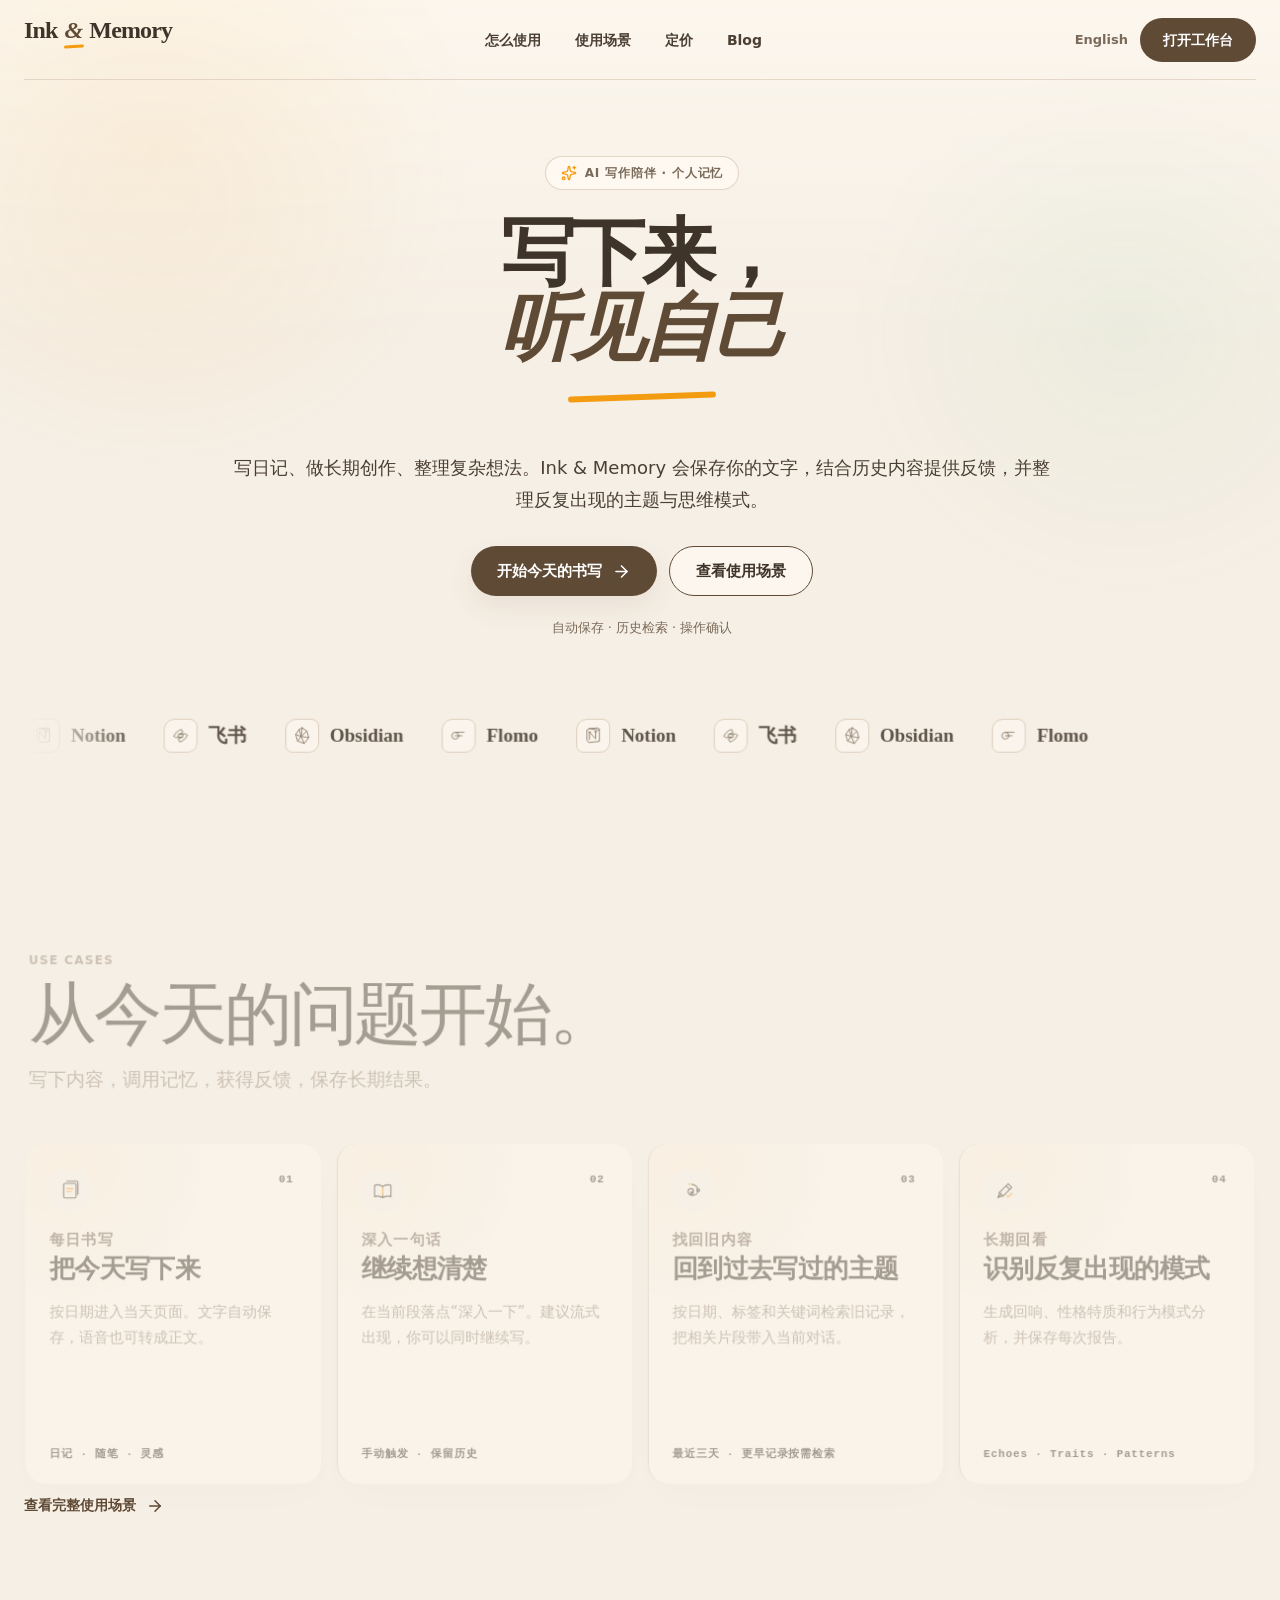
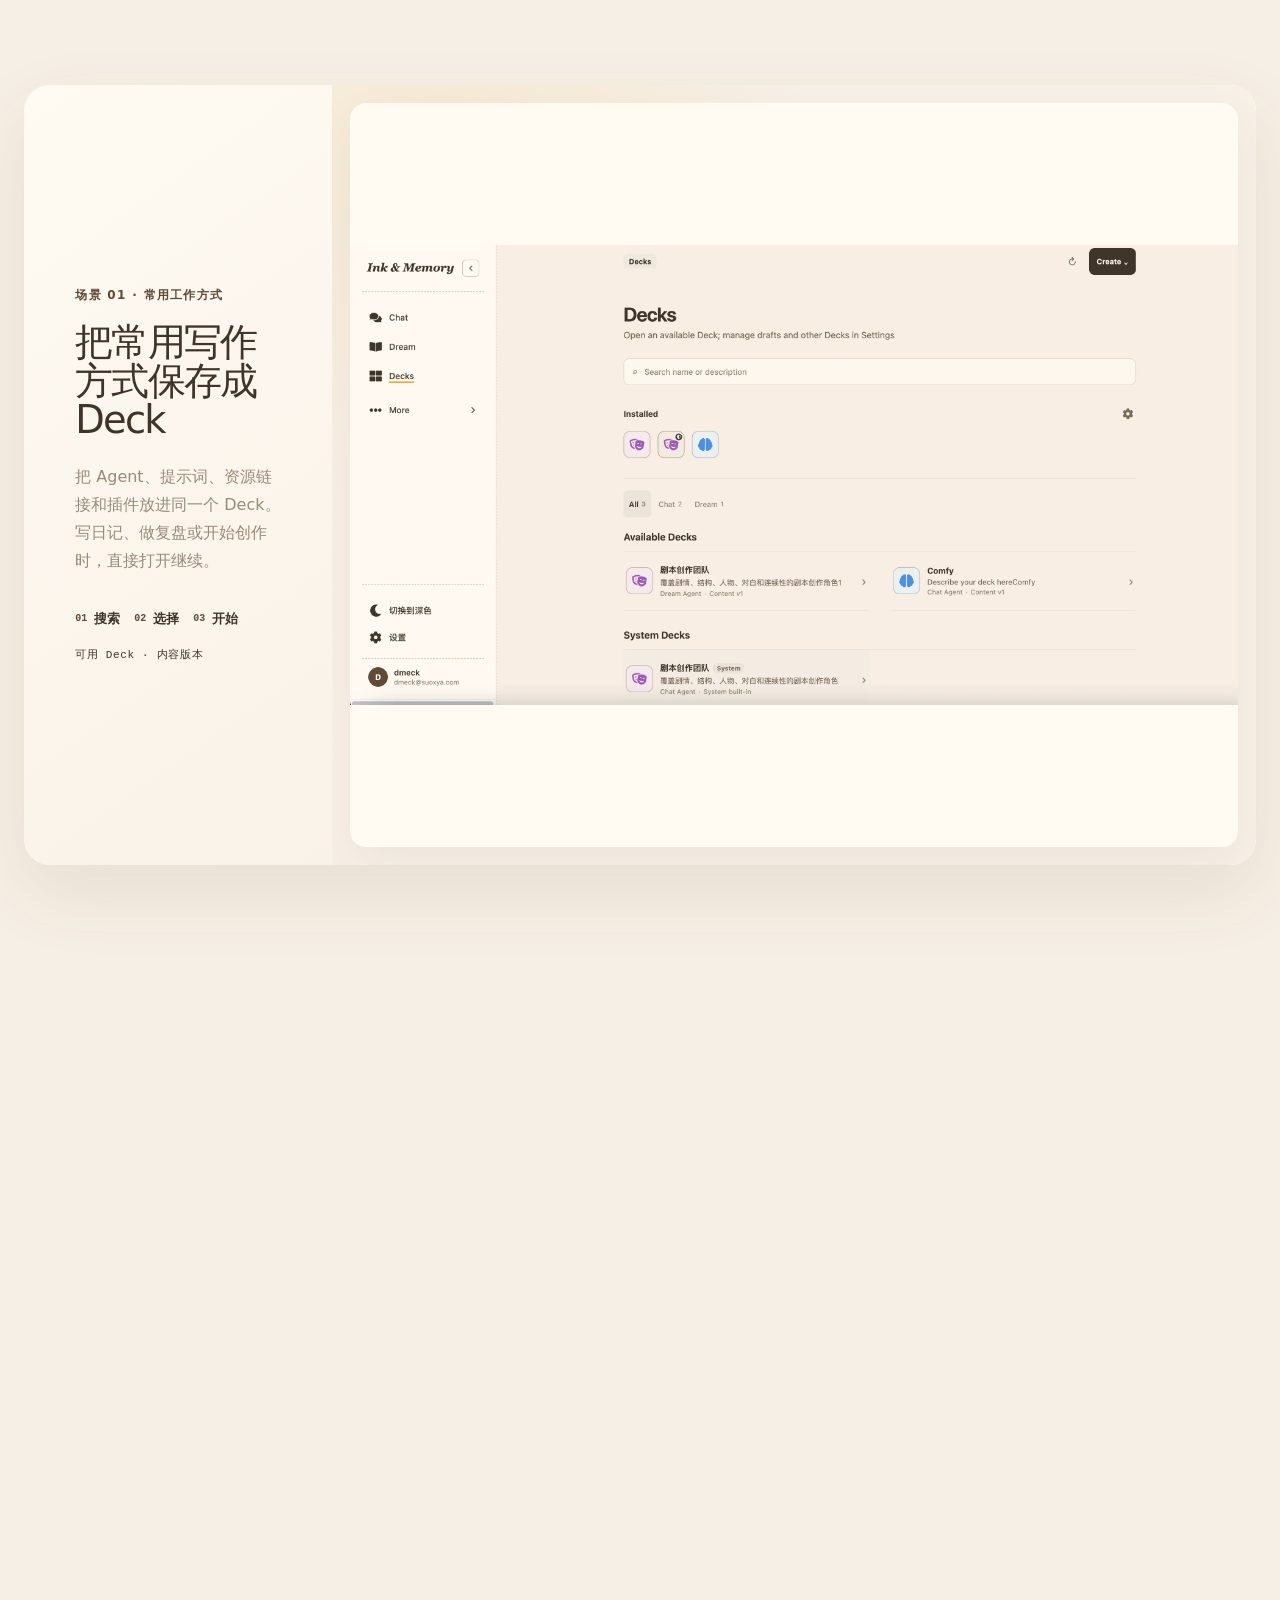
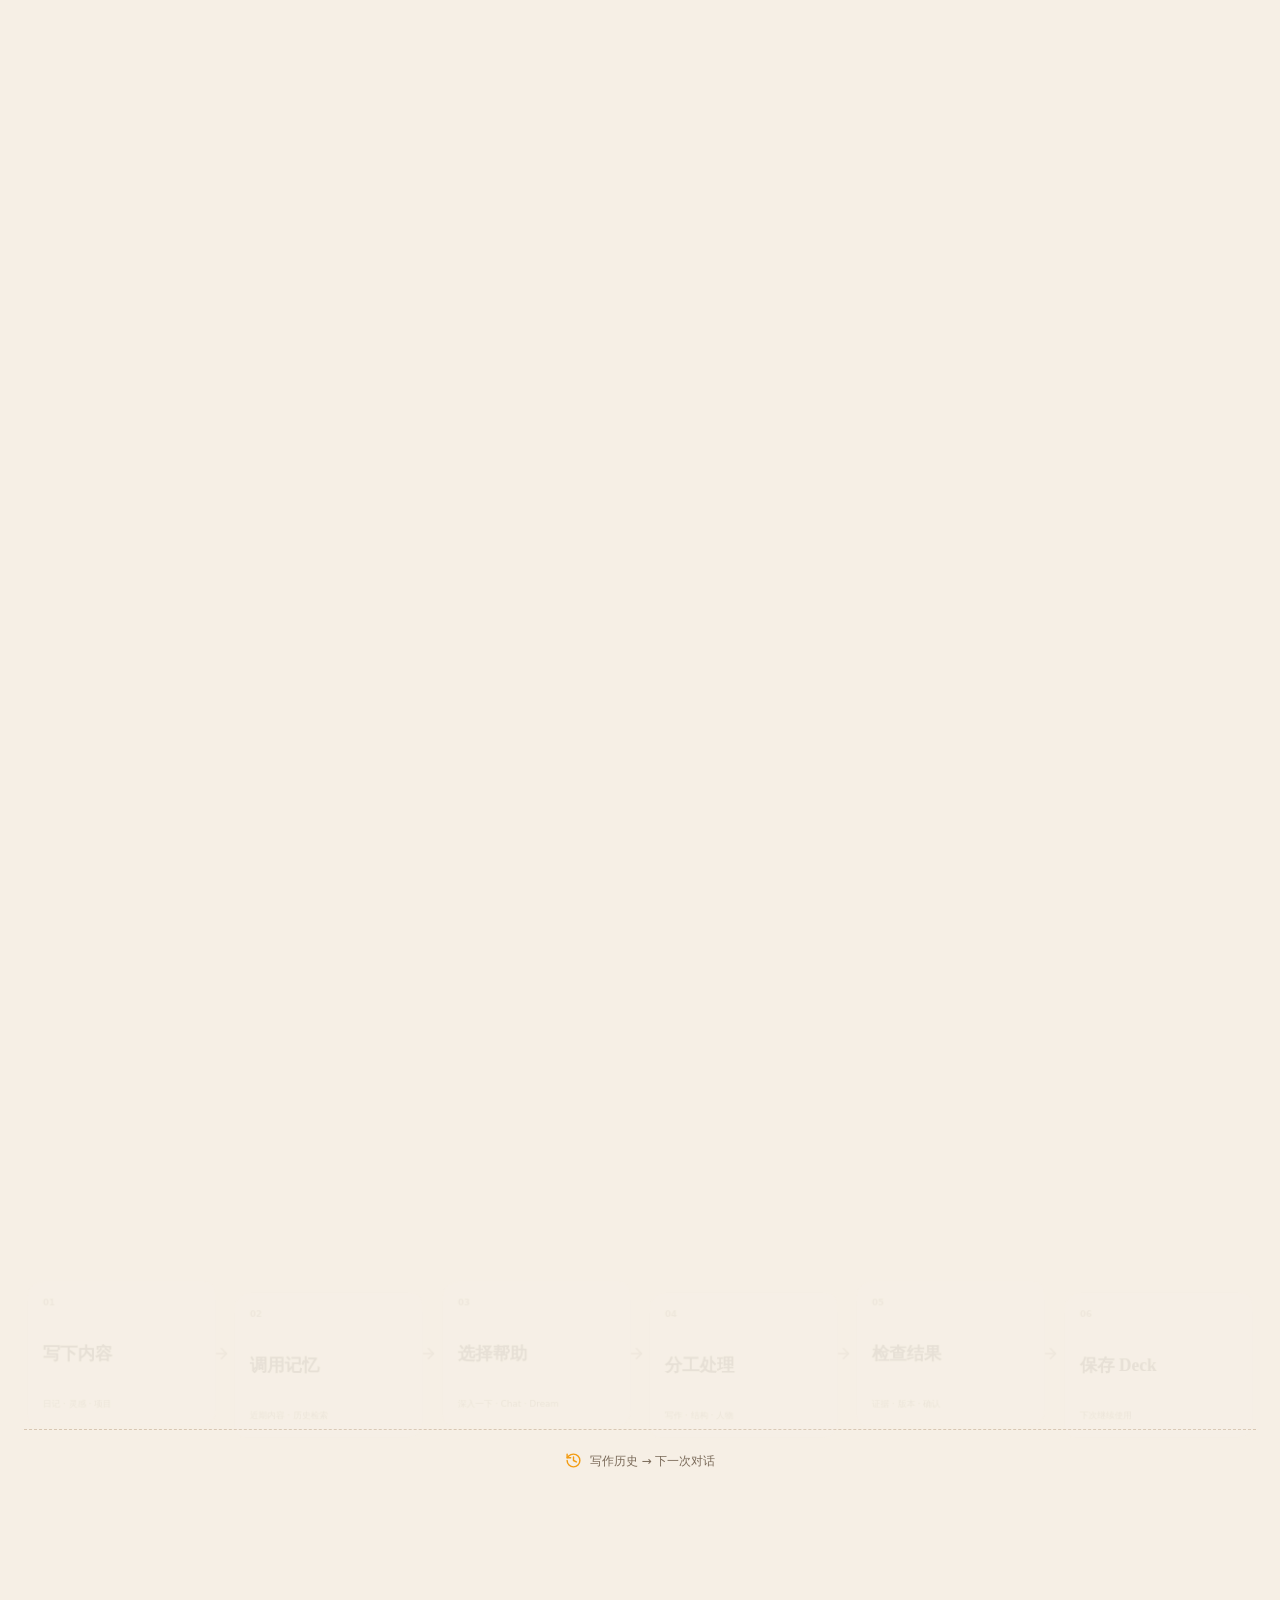
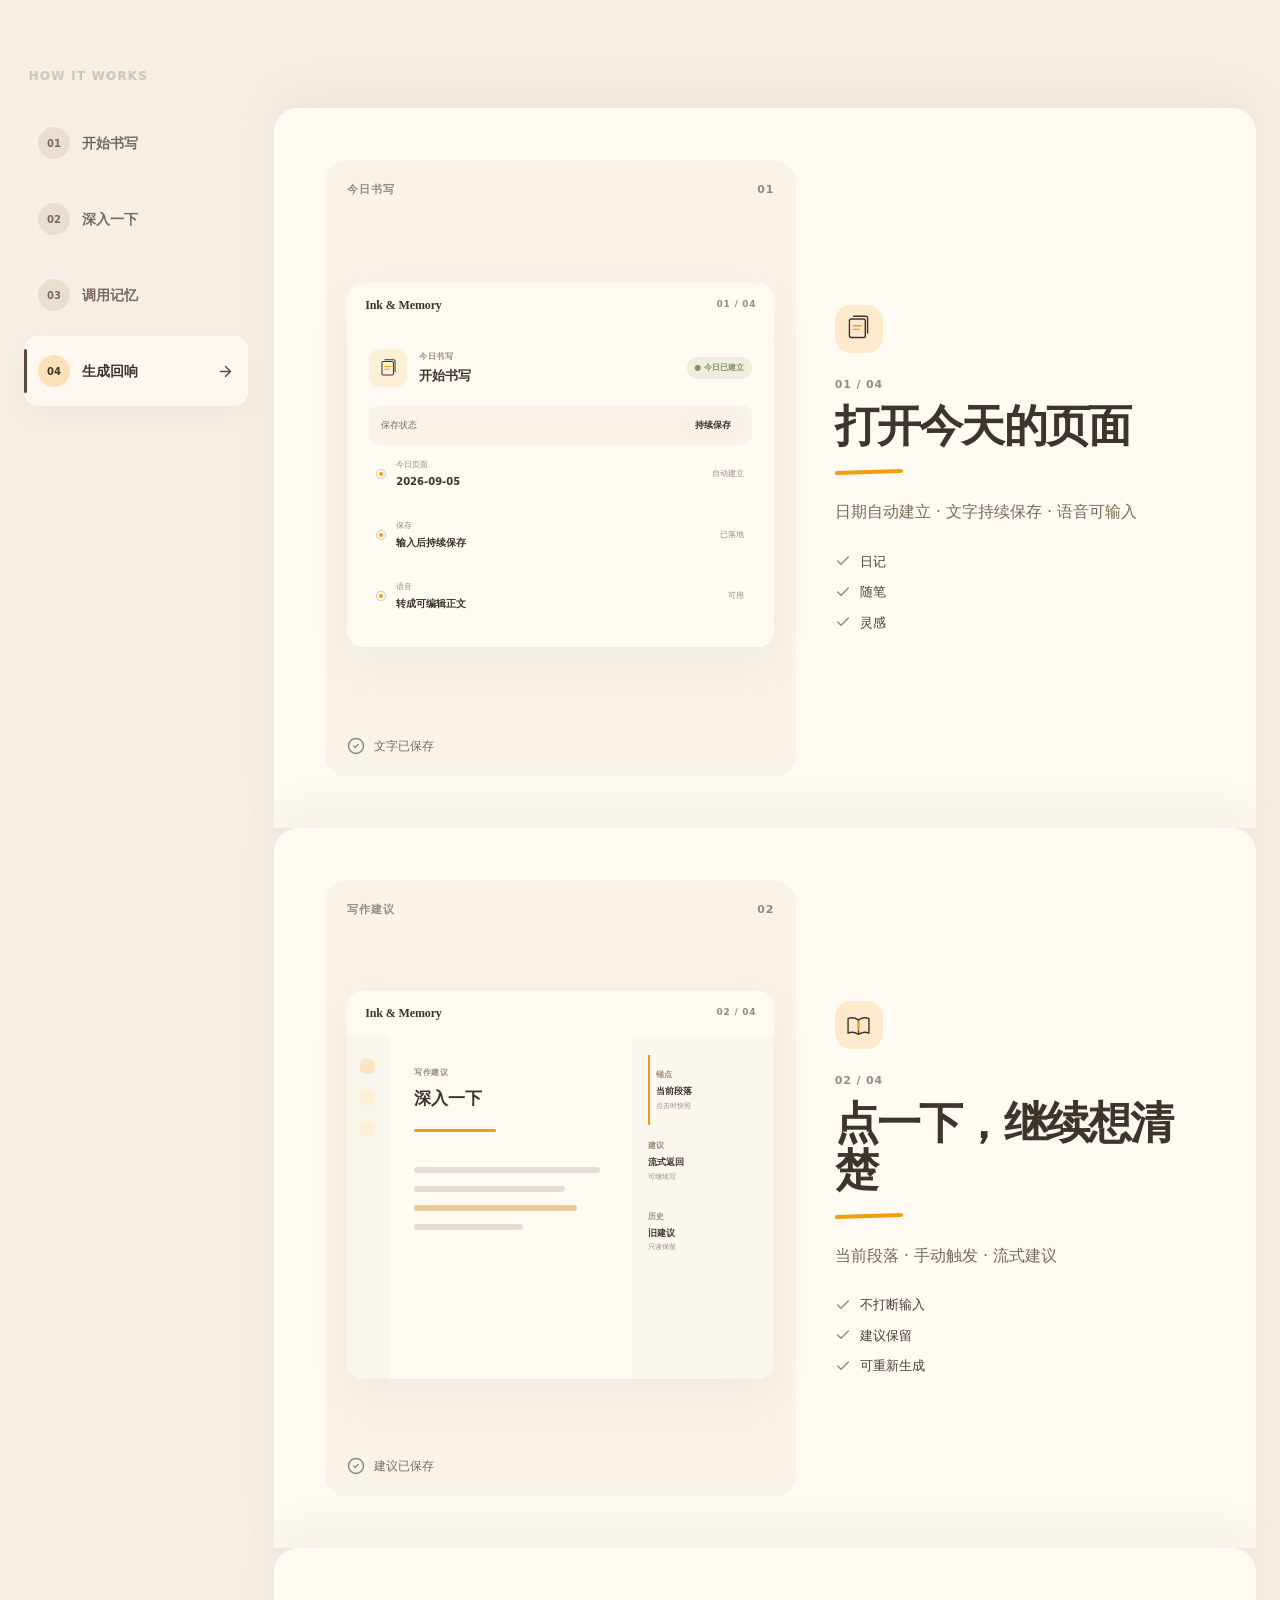
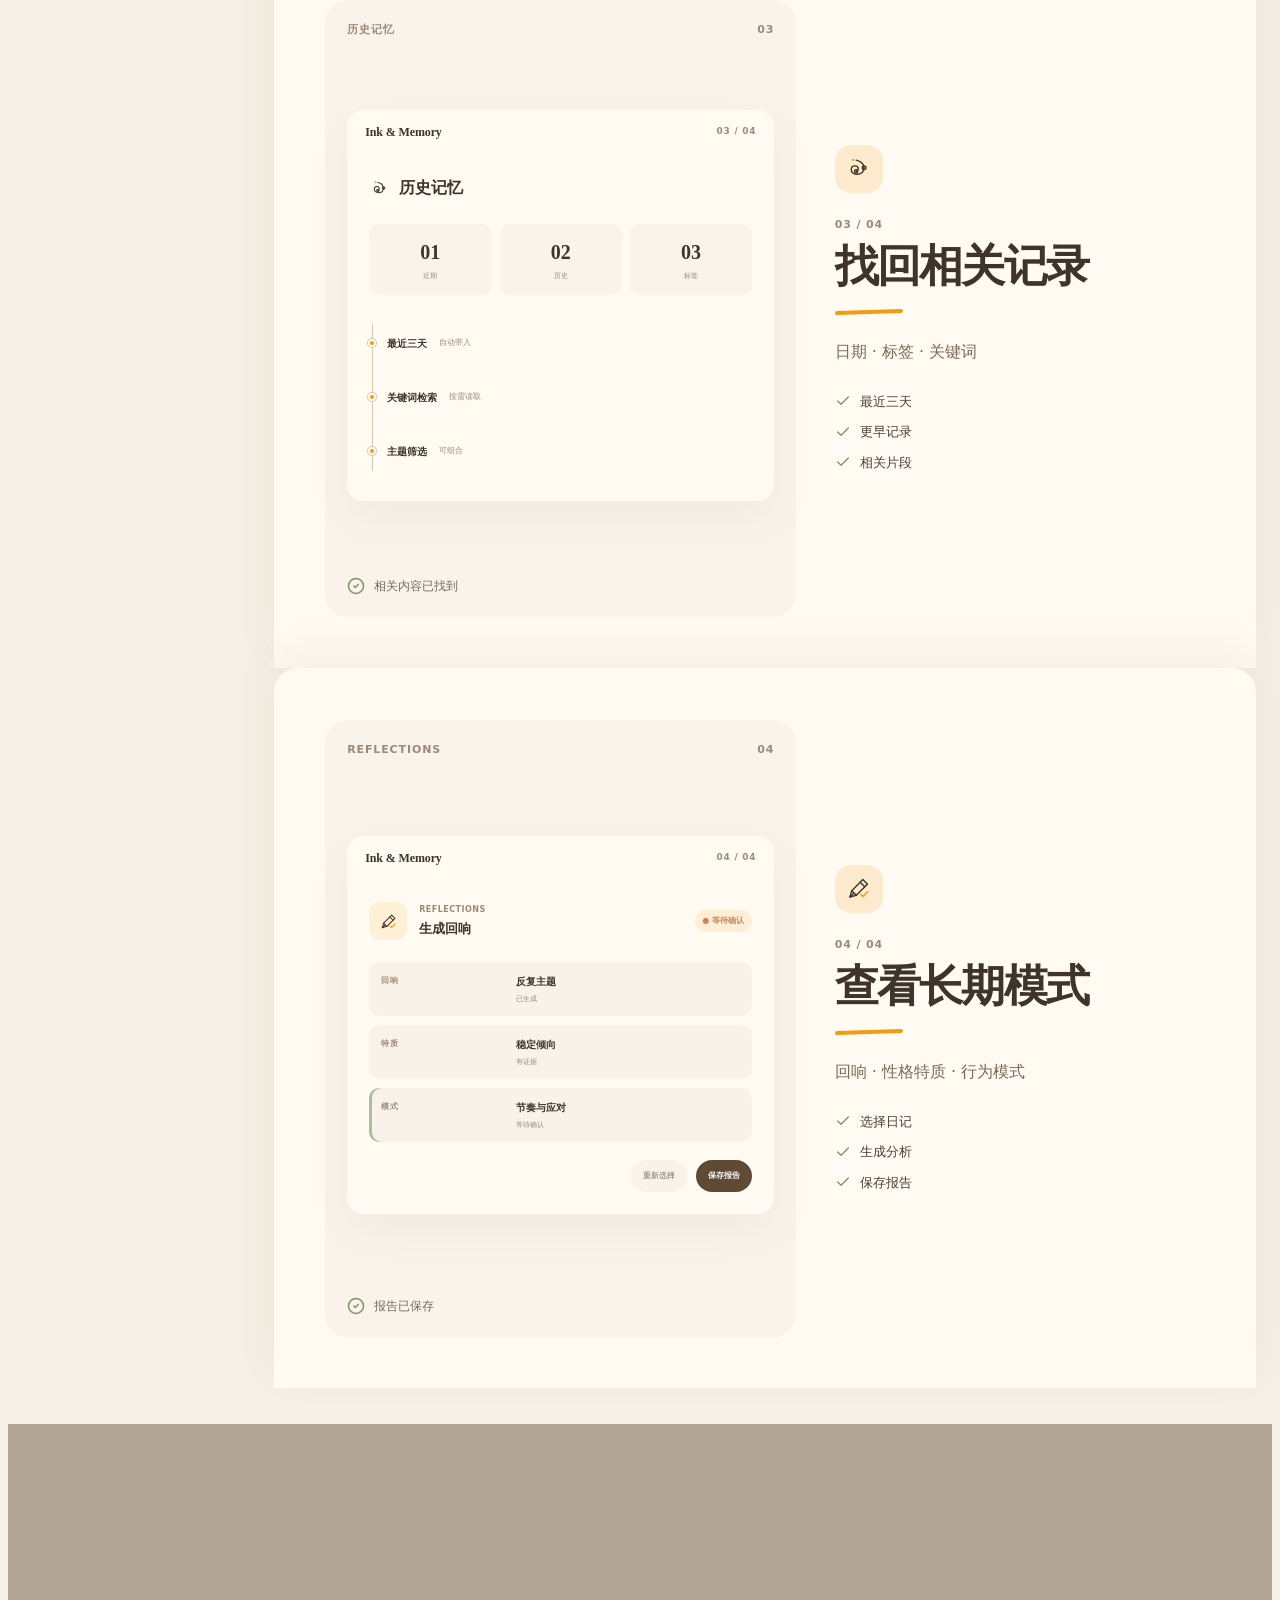
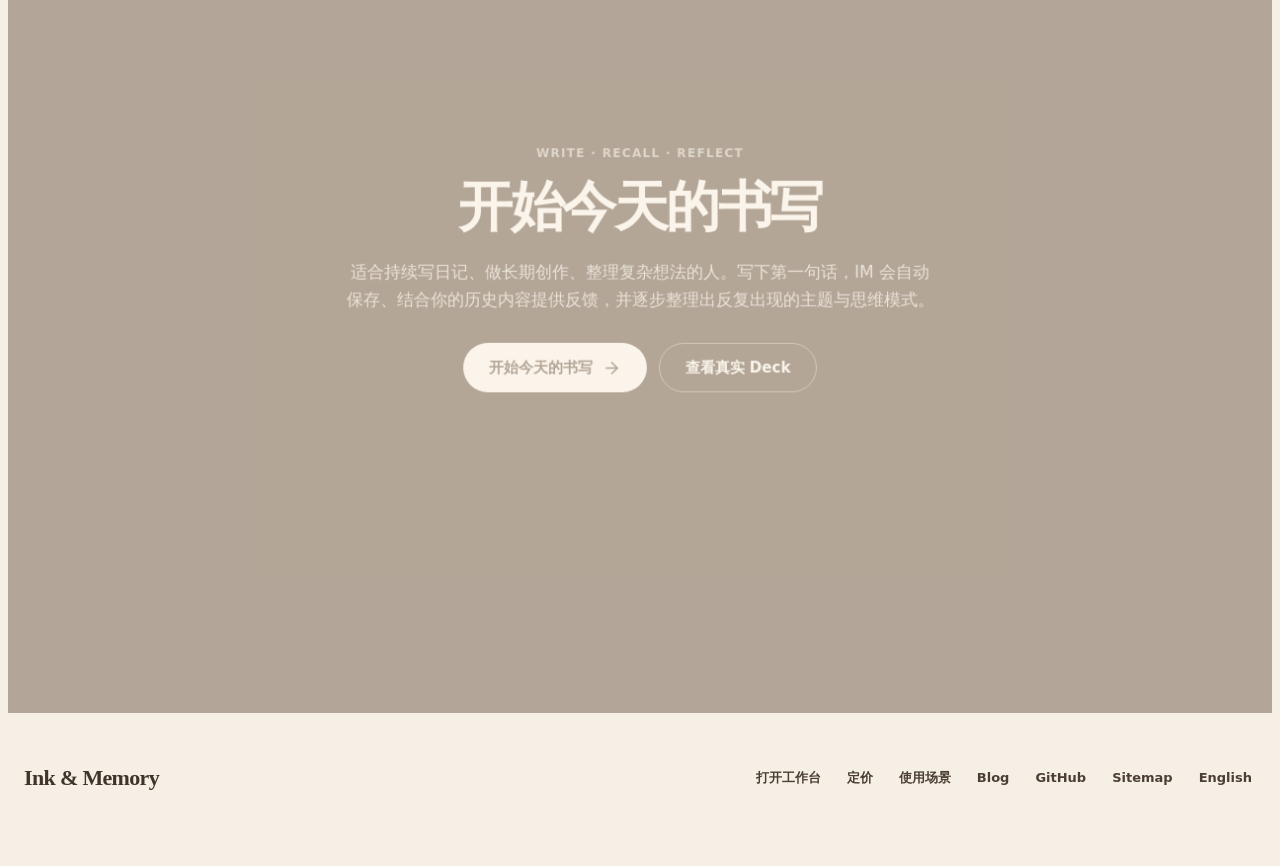
<file: blog/connectors-in-agent-workspace-state-trust-action-boundaries/index.html>
<!doctype html>
<html lang="zh-CN">
  <head>
    <meta charset="UTF-8" />
    <meta name="viewport" content="width=device-width, initial-scale=1.0" />
    <meta name="theme-color" content="#F6EFE5" />
    <meta name="robots" content="index,follow,max-image-preview:large,max-snippet:-1,max-video-preview:-1" />
    <meta name="application-name" content="Ink &amp; Memory" />
    <meta name="author" content="glide the" />
    <meta name="description" content="从工作空间主体、远程资源版本与能力边界出发，讨论连接器进入 Agent 工作环境后，状态如何持续、信任如何建立、动作如何安全发生。" />
    <meta property="og:title" content="讲义｜连接器进入 Agent 工作空间之后：状态、信任与动作的边界 | Ink &amp; Memory Blog" />
    <meta property="og:description" content="从工作空间主体、远程资源版本与能力边界出发，讨论连接器进入 Agent 工作环境后，状态如何持续、信任如何建立、动作如何安全发生。" />
    <meta property="og:type" content="article" />
    <meta property="og:site_name" content="Ink &amp; Memory" />
    <meta property="og:image" content="https://ink-memory.suoxya.com/og-image.png" />
    <meta name="twitter:card" content="summary_large_image" />
    <meta name="twitter:title" content="讲义｜连接器进入 Agent 工作空间之后：状态、信任与动作的边界 | Ink &amp; Memory Blog" />
    <meta name="twitter:description" content="从工作空间主体、远程资源版本与能力边界出发，讨论连接器进入 Agent 工作环境后，状态如何持续、信任如何建立、动作如何安全发生。" />
    <meta name="twitter:image" content="https://ink-memory.suoxya.com/og-image.png" />
    <title>讲义｜连接器进入 Agent 工作空间之后：状态、信任与动作的边界 | Ink &amp; Memory Blog</title>
    <link rel="icon" href="data:image/svg+xml,%3Csvg xmlns='http://www.w3.org/2000/svg' viewBox='0 0 64 64'%3E%3Crect width='64' height='64' rx='18' fill='%23F39C12'/%3E%3Ctext x='32' y='39' text-anchor='middle' font-size='20' font-family='Arial,sans-serif' font-weight='900' fill='%233F3429'%3EI%26M%3C/text%3E%3C/svg%3E" />
    <script type="module" crossorigin src="/assets/main-B0WeC2d2.js"></script>
    <link rel="stylesheet" crossorigin href="/assets/main-BQxvzoNs.css">
  </head>
  <body>
    <div id="root">
      <noscript>
      <main class="seo-static-content" aria-label="Ink &amp; Memory article">
        <article>
          <p><a href="/blog/">Back to Blog</a></p>
          <header>
            <p>Ink &amp; Memory · 中文</p>
            <h1>讲义｜连接器进入 Agent 工作空间之后：状态、信任与动作的边界</h1>
            
            <p>glide the · <time datetime="2026-08-31">2026-08-31</time> · 18 分钟阅读</p>
          </header>
          <p>最近想写一篇关于连接器与工作空间交互同步的设计文档，与本地Agent上下文交互抽象出一个状态管理</p>
          <p>不同的是，之前的本地编辑器与agent上下文交互方案<a href="https://mp.weixin.qq.com/s/RIdUu6gs3FlJI6tzRPEphA">Workspace 工作空间状态管理与交互入口设计</a>，在这里只是说明了Agent交互底座，当连接器接入进来之后，Agent的上下文又应该以谁的主体来设计？</p>
          <p>写作人的思考过程，在这里应该如何与资源更好的交互</p>
          <p>系统层面的架构设计是否能满足拓展到下游</p>
          <p>我设计了不同链接器的抽象架构，主要分认证层、数据层、操作层、任务层，以及关于用户交互设计</p>
          <blockquote><p><a href="https://github.com/glide-the/im-dream/tree/develop/docs/prd/notion-session">https://github.com/glide-the/im-dream/tree/develop/docs/prd/notion-session</a></p></blockquote>
          <p>文章全部是AI生成的，主要是分享思路</p>
          <p>此前讨论 Workspace 时，问题相对单纯：本地编辑器掌握文档内容，Agent 通过工作空间认识当前文件、编辑位置和可用动作。那套方案解决的是 Agent 的交互底座，让它不再只面对用户输入的一句话，而能理解自己正在什么环境中工作。</p>
          <p>连接器进入之后，问题发生了变化。</p>
          <p>Notion、Google Drive、Slack、GitHub 或 Linear 中的资源不由当前产品直接管理。它们有各自的账号、权限、数据结构和更新时间。用户可以在外部平台继续修改内容，其他协作者也可能同时操作。Agent 本轮读取到的内容，与远程平台此刻保存的内容，未必完全相同。</p>
          <p>这时，设计重点已经不再是“怎样把远程数据交给 Agent”，而是“Agent 的上下文应该以谁为主体”。</p>
          <p>连接器可以提供数据，却不适合作为上下文主体。一次对话可以使用多个连接器，也可能同时使用本地文档、上传文件和历史任务结果。对话本身同样不合适，它的生命周期太短，无法保存用户长期选择的资源、同步进度和未完成动作。Agent Runtime 只服务于当前执行，结束后便会释放，也不能成为这些状态的归属方。</p>
          <p>真正持续存在的是工作空间。</p>
          <p>工作空间记录用户正在处理什么、允许 Agent 使用哪些资源、各项资源来自哪里、最后一次读取发生在什么时间、有哪些修改正在等待处理、哪些长期任务还没有结束。连接器向工作空间提供外部资源，当前 Agent 再从工作空间取得一份与本轮任务有关的视图。</p>
          <p>因此，我对连接器上下文的基本判断是：</p>
          <p>工作空间是主体，连接器是资源来源，Agent Runtime 是当前执行者，对话框只是交互入口。</p>
          <figure aria-label="工作空间是主体，连接器提供资源，Runtime 负责当前执行"><p>Ink &amp; Memory · Concept</p><p>Context → Route → State → Deck</p><figcaption>工作空间是主体，连接器提供资源，Runtime 负责当前执行</figcaption></figure>
          <p>这个判断并非为了让架构显得完整，而是来自用户真实工作的持续时间。Web 端的 Agent 通常只能感知上传文件和当前 prompt，看不到文件之间的关系、先前做过的修改、跨应用的操作结果，也不知道某项任务为什么停在现在这个位置。真实工作会跨文件、跨应用、跨权限持续数小时，甚至数天。Agent 若只依赖对话文本，每次开始都要重新猜测用户正在做什么。</p>
          <p>连接器进入工作空间的意义，正是把这些长期关系变成 Agent 可以理解的工作环境。</p>
          <h2>本地编辑器与远程连接器应在共同边界中保留差异</h2>
          <p>此前的 Workspace 工作空间状态管理与交互入口设计，已经建立了本地编辑器与 Agent之间的交互基础。Agent可以读取当前文档，理解片段位置，提出修改，并在用户确认后更新内容。这套设计说明了 Agent如何参与写作，却没有处理远程资源的时间、权限和所有权问题。</p>
          <p>本地编辑器的内容由当前产品直接管理。用户修改文字后，系统能够立即获得新状态。远程连接器的内容由外部平台管理，当前产品看到的内容可能落后，写入也需要等待外部平台确认。</p>
          <p>因此，两者可以共享工作空间资源这一层表达：它们都有资源身份、标题、内容引用、可用动作和当前版本。两者不能共享完全相同的更新语义。</p>
          <p>本地编辑器可以直接提供当前状态，远程资源通常提供最近一次工作空间视图和按需读取能力。本地修改完成后，结果可以立即回到编辑器；远程修改还要经历版本核对、外部提交和结果刷新。本地权限来自当前产品，远程权限同时受外部授权和用户选择影响。</p>
          <p>把本地编辑器视为一种特殊的工作空间资源来源是可行的。共同层只规定 Agent怎样发现资源、读取资源、理解能力和提出动作。每个来源自行说明内容从哪里取得、版本怎样判断、修改怎样完成。</p>
          <p>这种共同边界也为后续连接器留下空间。Agent核心无需理解 Notion数据库、Slack频道、GitHub Issue 或 Linear项目的全部细节。它只需要知道当前工作空间有哪些资源，这些资源在任务中扮演什么角色，可以读取哪些内容，允许提出哪些动作，当前资料是否过期。</p>
          <p>连接器之间的差异通过能力表达。Notion页面可能支持更新正文，Slack消息可能只允许发送或回复，GitHub资源可能提供评论、标签和状态变化。通用层不把它们压缩成一个含混的“写入”，而是让每个连接器说明自己真实提供的动作及其影响范围。</p>
          <p>系统能否拓展到下游，取决于 Agent核心是否始终围绕工作空间和当前任务组织，而不是把某个平台的对象写入通用流程。新连接器需要把自己的资源、权限、版本和动作翻译成工作空间能够理解的形式。Agent的阅读、确认和任务流程不需要因平台变化重新设计。</p>
          <figure aria-label="本地编辑器与远程连接器共享资源语言，但保留不同更新语义"><p>Ink &amp; Memory · Concept</p><p>Context → Route → State → Deck</p><figcaption>本地编辑器与远程连接器共享资源语言，但保留不同更新语义</figcaption></figure>
          <p>。</p>
          <p>产品真正需要管理的，是这些关系如何发生，又如何被用户看见。</p>
          <p>连接账号 → 选择资源范围 → 挂载到工作空间 → 当前对话取得临时视图 → Agent按需读取</p>
          <h2>Agent先拿到一张地图，再决定打开什么</h2>
          <p>把全部外部内容塞进模型上下文，看起来省去了后续读取动作，实际会制造新的混乱。</p>
          <figure aria-label="Agent 先查看资源地图，再按当前任务需要打开内容"><p>Ink &amp; Memory · Concept</p><p>Context → Route → State → Deck</p><figcaption>Agent 先查看资源地图，再按当前任务需要打开内容</figcaption></figure>
          <h2>上下文应该围绕写作者正在做的事</h2>
          <p>此前的本地编辑器方案有一个明确前提：用户、文档和 Agent 位于同一个产品环境中。用户正在编辑哪篇文章，编辑器当前保存了什么内容，Agent应该读取哪个片段，都可以从 Edit Session 中得到答案。此时，Agent上下文围绕当前文档组织是合理的，因为文档状态由本地编辑器直接管理，用户的操作也会立即反映在同一份状态中。</p>
          <p>连接器加入后，这个前提发生了变化。Notion 页面不属于本地编辑器，内容可以在产品之外被修改；用户对资源的选择可能持续数月，一次 Agent 对话只存在几分钟；同一个远程页面还可能同时出现在多个项目、多个对话和多个写作任务中。继续让 Agent Session 管理连接器状态，会让长期资源关系依附于短期对话。反过来，若直接以 Notion 连接器为中心组织上下文，页面、数据库之类的平台概念又会进入 Agent 的通用工作方式，未来接入 Google Drive、Slack、GitHub 或 Linear 时，只能不断增加新的例外。</p>
          <p>因此，连接器进入工作空间后，Agent上下文的中心对象应当是写作者当前正在进行的工作。</p>
          <p>工作空间记录这项工作持续存在的部分：当前稿件、选中的资源、资源在任务中的用途、最近一次可靠读取、尚未处理的修改以及仍在执行的后台任务。Agent的一次运行只取得这些状态在当前时刻的视图。连接器负责说明资源来自哪里、允许做什么、内容有多新；它不决定整段上下文如何组织。</p>
          <p>这种设计保留了写作过程的中心位置。用户连接 Notion，不是为了让 Agent研究一个连接器，而是为了写文章、整理材料、核对事实或修改方案。连接器只是资源来源。Agent首先需要知道用户此刻在写什么，然后才需要知道哪些外部资料与这项工作有关。</p>
          <p>同一个页面在不同任务中的用途也可能不同。它可以是一份只读参考资料，也可以是正在修改的目标文档，还可以是一份用于比较语气的范例。只记录页面内容还不够，工作空间需要记录用户为什么把它放进当前任务。资源的用途会直接影响 Agent的动作：参考资料可以摘取和引用，目标文档可以提出修改，范例可以分析写法，却不应被当成当前稿件。</p>
          <p>这说明工作空间上下文不只是资源清单。它还需要表达资源与当前工作的关系。Agent拿到一张地图时，应当看到当前写作对象、相关资料、资料用途、读取时间和允许动作。正文继续按需读取，资源在任务中的位置则应当从一开始就说明。</p>
          <h2>写作者的思考过程应当成为资源交互的主线</h2>
          <p>写作不会按照“连接资源、读取内容、生成答案”一次结束。真实过程更接近反复移动：先形成一个模糊问题，再寻找相关资料，从资料中选出片段，回到稿件中试写，发现论述不足后重新查找，最后修订文字和引用。</p>
          <p>连接器产品需要支持这种往返过程。它不应把外部资料设计成一次性输入，也不应让 Agent每次都从整个资源库重新开始。</p>
          <p>工作空间可以保存用户在写作过程中形成的选择。某个页面为什么被加入当前项目，哪一段内容被引用，Agent根据它形成了什么笔记，用户是否接受了这条理解，这些信息比“连接器中有一百个页面”更接近实际写作。</p>
          <p>例如，用户正在写一篇产品回顾。他从 Notion中选择一份早期方案、一份用户反馈和一份上线记录。三份资料的用途不同：早期方案用于恢复当时的目标，用户反馈用于检查结果，上线记录用于确认时间。Agent若只看到三个页面标题，很难判断怎样使用；工作空间若记录了这些用途，Agent就能围绕当前文章组织材料。</p>
          <p>写作过程中的中心对象仍然是当前稿件。外部资源可以提供事实、例子、背景和语言参考，也可能成为修改目标。产品需要明确区分这几种关系，避免 Agent把参考资料当成待改文件，或把临时笔记当成原文事实。</p>
          <p>当 Agent从外部资源中提取内容时，最好形成带来源的工作笔记。笔记可以被重写、组合和删减，来源引用继续保留。原文发生变化时，系统可以指出哪些笔记可能需要重新检查。这样，写作者能够发展自己的思考，同时知道这些判断最初从哪里来。</p>
          <p>这也是快照真正参与写作的方式。快照的价值不只在防止覆盖，它帮助写作者理解自己的判断建立在什么时间点。文章写了几天后，用户重新打开项目，系统可以说明某段分析使用的是三天前的资料，而对应页面昨天已经更新。用户再决定是否需要重新阅读。</p>
          <p>Agent上下文也应随着写作阶段变化。探索阶段需要资源目录、搜索和摘要；形成观点后，只需要少量被选中的片段与工作笔记；修改稿件时，当前文本和相关来源应处于主要位置；准备写回远程平台时，再加入目标版本、修改范围和确认状态。</p>
          <p>这比固定拼接一份大型上下文更符合写作者的思考方式。上下文不是资源数量的总和，而是当前工作所需信息的选择结果。</p>
          <figure aria-label="上下文随探索、形成观点、修改稿件和准备写回而收缩变化"><p>Ink &amp; Memory · Concept</p><p>Context → Route → State → Deck</p><figcaption>上下文随探索、形成观点、修改稿件和准备写回而收缩变化</figcaption></figure>
          <h2>冲突：原来的修改为什么失去了执行条件</h2>
          <p>Agent 读取页面后，用户可能继续在 Notion 中编辑。其他协作者也可能修改同一内容。另一个 Agent 对话可能基于相同旧版本提出新的改动。</p>
          <p>这不是偶发错误，而是远程协作中的常态。</p>
          <p>当目标内容已经变化，原修改意图不能继续直接提交。产品需要保留三份内容：Agent 最初读取的版本、远程平台当前版本，以及 Agent 准备提交的修改。</p>
          <p>用户查看这三份内容后，可以重新生成提议，保留远程版本，重新应用部分修改，或自己整理最终文本。</p>
          <p>产品在这里首先要避免静默覆盖。自动合并并非所有内容都适用，特别是写作材料。同一句话的两种改法可能都没有结构错误，却表达了不同意图。系统很难仅凭文本差异判断用户希望保留哪一种表达。</p>
          <p>冲突也不应只存在于当前聊天消息里。用户可能暂时离开，几小时后再处理。修改意图和冲突记录需要属于工作空间，使用户能够在后续对话或独立页面继续处理。</p>
          <p>解决冲突后，新的资源状态先回到工作空间。后续 Agent 再依据更新后的版本继续工作。这样，下一次对话不必依赖之前聊天文本中的临时说明。</p>
          <figure aria-label="读取版本与远程当前版本不一致时，修改必须停止并交由用户决定"><p>Ink &amp; Memory · Concept</p><p>Context → Route → State → Deck</p><figcaption>读取版本与远程当前版本不一致时，修改必须停止并交由用户决定</figcaption></figure>
          <h2>写作者的思考如何进入资源交互</h2>
          <p>写作不是从一个文件读取信息，再向另一个文件输出结果。写作者会在草稿、资料、批注、旧版本和未解决问题之间来回移动。</p>
          <p>一段产品方案可能从会议记录开始，随后引用用户访谈，连接到一个 Notion 数据库，再与本地草稿中的旧结论比较。作者会保留某句话，删除另一段，暂时搁置一个判断，几小时后从其他资料中找到新的解释。</p>
          <p>这些变化构成了写作过程中的隐性知识。</p>
          <p>普通对话框通常只保留用户说了什么、Agent 回答了什么。它看不到用户为什么打开某个文件，为什么同时比较两份材料，也不知道上一轮修改已经被拒绝，某项资料仍在后台导入。</p>
          <p>工作空间需要保存这些与工作相关的关系。</p>
          <p>当前草稿是主要写作对象，外部页面是参考资料，评论记录尚未解决的问题，修改意图记录准备采取的动作，任务结果说明哪些资料已经准备完成。Agent 不必知道用户每一次鼠标操作，却应知道当前任务依赖哪些资源，以及之前发生过哪些会影响本轮判断的动作。</p>
          <p>这也意味着 Workspace Context 不应变成外部资料的全文集合。它更适合表达当前写作环境：</p>
          <p>正在处理哪份文档。</p>
          <p>有哪些相关资料已经挂载。</p>
          <p>哪些资源刚被读取。</p>
          <p>内容是否可能过期。</p>
          <p>有哪些修改正在等待确认。</p>
          <p>后台任务是否产生了新的结果。</p>
          <p>这些信息让 Agent 理解当前工作位置。正文仍然按需读取，操作记录只保留与当前任务有关的部分，较早内容可以压缩成摘要和引用。</p>
          <p>写作者也应当能查看并调整这份上下文。他可以知道 Agent 本轮使用了哪些资料，移除不相关来源，要求刷新某个页面，固定使用某个版本，或把本轮产物保存回工作空间。</p>
          <p>这种可见性比单纯增加模型上下文长度更重要。用户能够检查 Agent 的依据，才可能判断它的回答是否值得继续使用。</p>
          <h2>本地编辑器和外部连接器如何进入同一个工作空间</h2>
          <p>本地编辑器与远程连接器可以共享一部分资源语言：资源身份、标题、引用、内容版本、读取能力、修改提议和操作记录。</p>
          <p>这能让 Agent 使用相近的方式理解本地草稿和外部资料。它可以先查看资源地图，定位目标，读取内容，提出修改，再根据来源选择具体执行方式。</p>
          <p>两者的差异不能被抹平。</p>
          <p>本地编辑器由当前产品直接管理，用户输入后，产品通常能够立即获得新状态。远程资源由外部平台管理，读取受到网络和权限影响，写入也需要等待远程结果。外部协作者还可能在 Agent 工作期间改变内容。</p>
          <p>因此，本地编辑器可以被视为一种工作空间资源来源，却不应被强行描述成普通远程连接器。共同抽象只覆盖资源引用、上下文展示和动作提议。数据所有权、版本核对、认证方式和提交语义仍由各自来源保留。</p>
          <p>这一边界也决定了未来连接器如何接入。</p>
          <p>Google Drive 提供文件和目录，Slack 提供频道与消息，GitHub 提供仓库、Issue 和 Pull Request，Linear 提供项目与任务。它们不能全部被缩减成同一种“文档”。</p>
          <p>工作空间需要理解共同信息：资源是谁、来自哪里、现在能否读取、有哪些动作、内容是否新鲜。具体资源仍保留自身类型和操作方式。Slack 消息能够回复，GitHub Issue 能够关闭，Linear 任务能够改变状态，Notion 页面能够更新区块。能力由连接器声明，Agent Runtime 无需预先了解每个平台的全部细节。</p>
          <p>这样，新连接器接入时，核心 Agent 流程保持不变。它仍然从工作空间获取资源视图，按需读取，生成操作提议，等待必要确认，随后取得结果。连接器负责把这些共同动作翻译成外部平台能够理解的请求。</p>
          <p>Notion 可以成为第一个验证对象，不应成为通用模型本身。通用设计若直接使用 Page、Block、Database 作为核心概念，后续接入 Slack 和 GitHub 时会不断增加例外。工作空间应使用资源、引用、版本和能力等共同概念，平台特有信息保留在资源类型与能力描述中。</p>
          <h2>用户需要看见的连接器状态</h2>
          <p>连接器状态最终要回到产品界面。内部状态再完整，用户看到的仍然只有一个绿色圆点，设计价值便无法体现。</p>
          <p>设置页应分别说明账号、资源范围和资源准备情况。账号已授权但没有选择资源时，应明确显示“尚未选择资源”。资源正在建立目录时显示处理进度。最近一次刷新失败且旧内容仍可使用时，应说明当前使用的是哪次成功结果。</p>
          <p>对话界面应让用户知道本轮 Agent 使用了哪些连接器资源。回答依赖旧内容时，应显示读取时间。外部平台暂时不可用时，继续使用旧内容需要明确说明。涉及修改的动作，要展示目标、范围、版本和确认状态。</p>
          <p>工作空间还需要集中展示正在执行的长期任务、等待处理的修改和版本冲突。用户离开某次对话后，仍能回到这里继续处理。</p>
          <p>用户无需了解内部接口和存储方式。他只需理解当前发生了什么：</p>
          <p>账号是否可用。</p>
          <p>哪些资源已经进入工作空间。</p>
          <p>本次 Agent 使用了什么。</p>
          <p>内容是否可能过期。</p>
          <p>哪些操作正在等待自己决定。</p>
          <p>远程结果是否已经确认。</p>
          <p>这六项信息构成了连接器产品的信任基础。</p>
          <figure aria-label="连接器信任来自可检查的账号、资源、依据、新鲜度、决定与结果状态"><p>Ink &amp; Memory · Concept</p><p>Context → Route → State → Deck</p><figcaption>连接器信任来自可检查的账号、资源、依据、新鲜度、决定与结果状态</figcaption></figure>
          <h2>从对话框走向操作系统级入口</h2>
          <p>今天许多 Web Agent 的交互仍然围绕 prompt 和上传文件展开。用户把资料交给模型，等待一次回答，再把结果手工复制回原来的应用。</p>
          <p>这种方式适合短任务。真实工作并不总能在一个对话回合中完成。</p>
          <p>资料分布在不同应用，权限由不同账号管理，文件之间存在引用关系，操作结果会改变后续判断，长期任务还需要在用户离开后继续执行。仅靠对话历史无法表示这些事实。</p>
          <p>Agent 需要一个持续存在的工作环境。这个环境知道资源在哪里，哪些内容可以使用，当前版本是什么，之前采取过什么动作，还有哪些任务尚未结束。</p>
          <p>所谓操作系统级入口，并不是要求产品复制传统操作系统的界面。它指向一种更完整的工作方式：Agent 可以发现资源、取得受限能力、观察状态变化、提出动作、等待确认、继续长期任务，并把结果保存为下一次工作可以直接使用的状态。</p>
          <p>连接器在其中承担外部资源入口，工作空间负责组织用户的长期工作关系，Agent Runtime 负责当前执行。四层架构分别解决访问、依据、动作与持续时间的问题。</p>
          <p>认证层回答系统能否代表用户进入外部平台。</p>
          <p>数据层回答 Agent 此刻能够依据什么。</p>
          <p>操作层回答一次提议怎样成为真实变化。</p>
          <p>任务层回答工作如何越过当前对话继续完成。</p>
          <figure aria-label="认证、数据、操作与任务分别回答进入、依据、改变和持续的问题"><p>Ink &amp; Memory · Concept</p><p>Context → Route → State → Deck</p><figcaption>认证、数据、操作与任务分别回答进入、依据、改变和持续的问题</figcaption></figure>
          <p>当这四个问题得到明确回答，连接器才不再是设置页中的一个授权按钮。它开始成为工作空间的一部分，让写作者能够在本地草稿、外部资料、历史动作和长期任务之间持续工作。</p>
          <p>连接器设计的最终目标，也不在于让 Agent 读取更多内容。真正需要建立的是一种可以被用户检查的工作关系：Agent 看见了什么，为什么能够看见，依据的是哪个时间点，准备改变什么，结果是否已经发生。</p>
          <p>这些问题得到清楚回答之后，用户才可能把跨文件、跨应用、跨权限的长程任务交给 Agent。</p>
          <p><a href="https://mp.weixin.qq.com/s/N8guDNouFjWClKXHmWQo-A">查看微信公众号原文</a></p>
        </article>
      </main>
      </noscript>
    </div>
  </body>
</html>
</file>
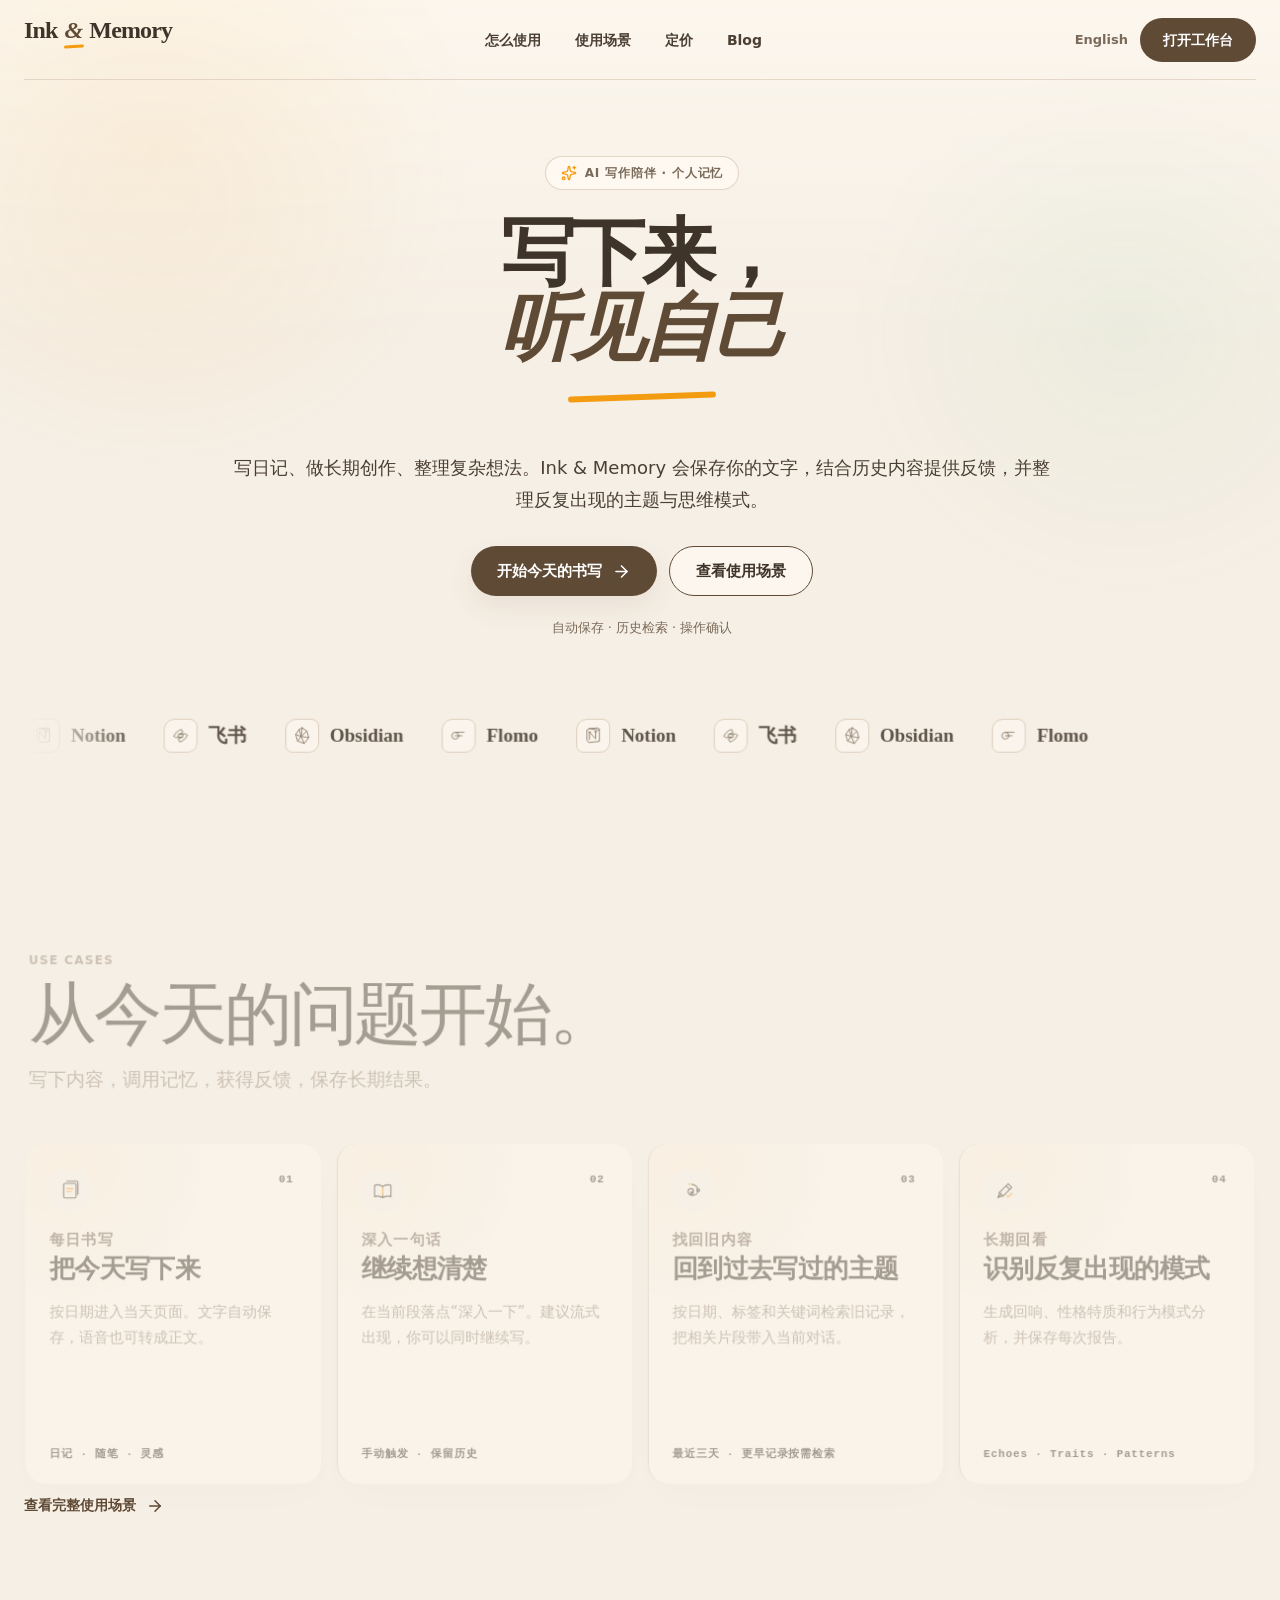
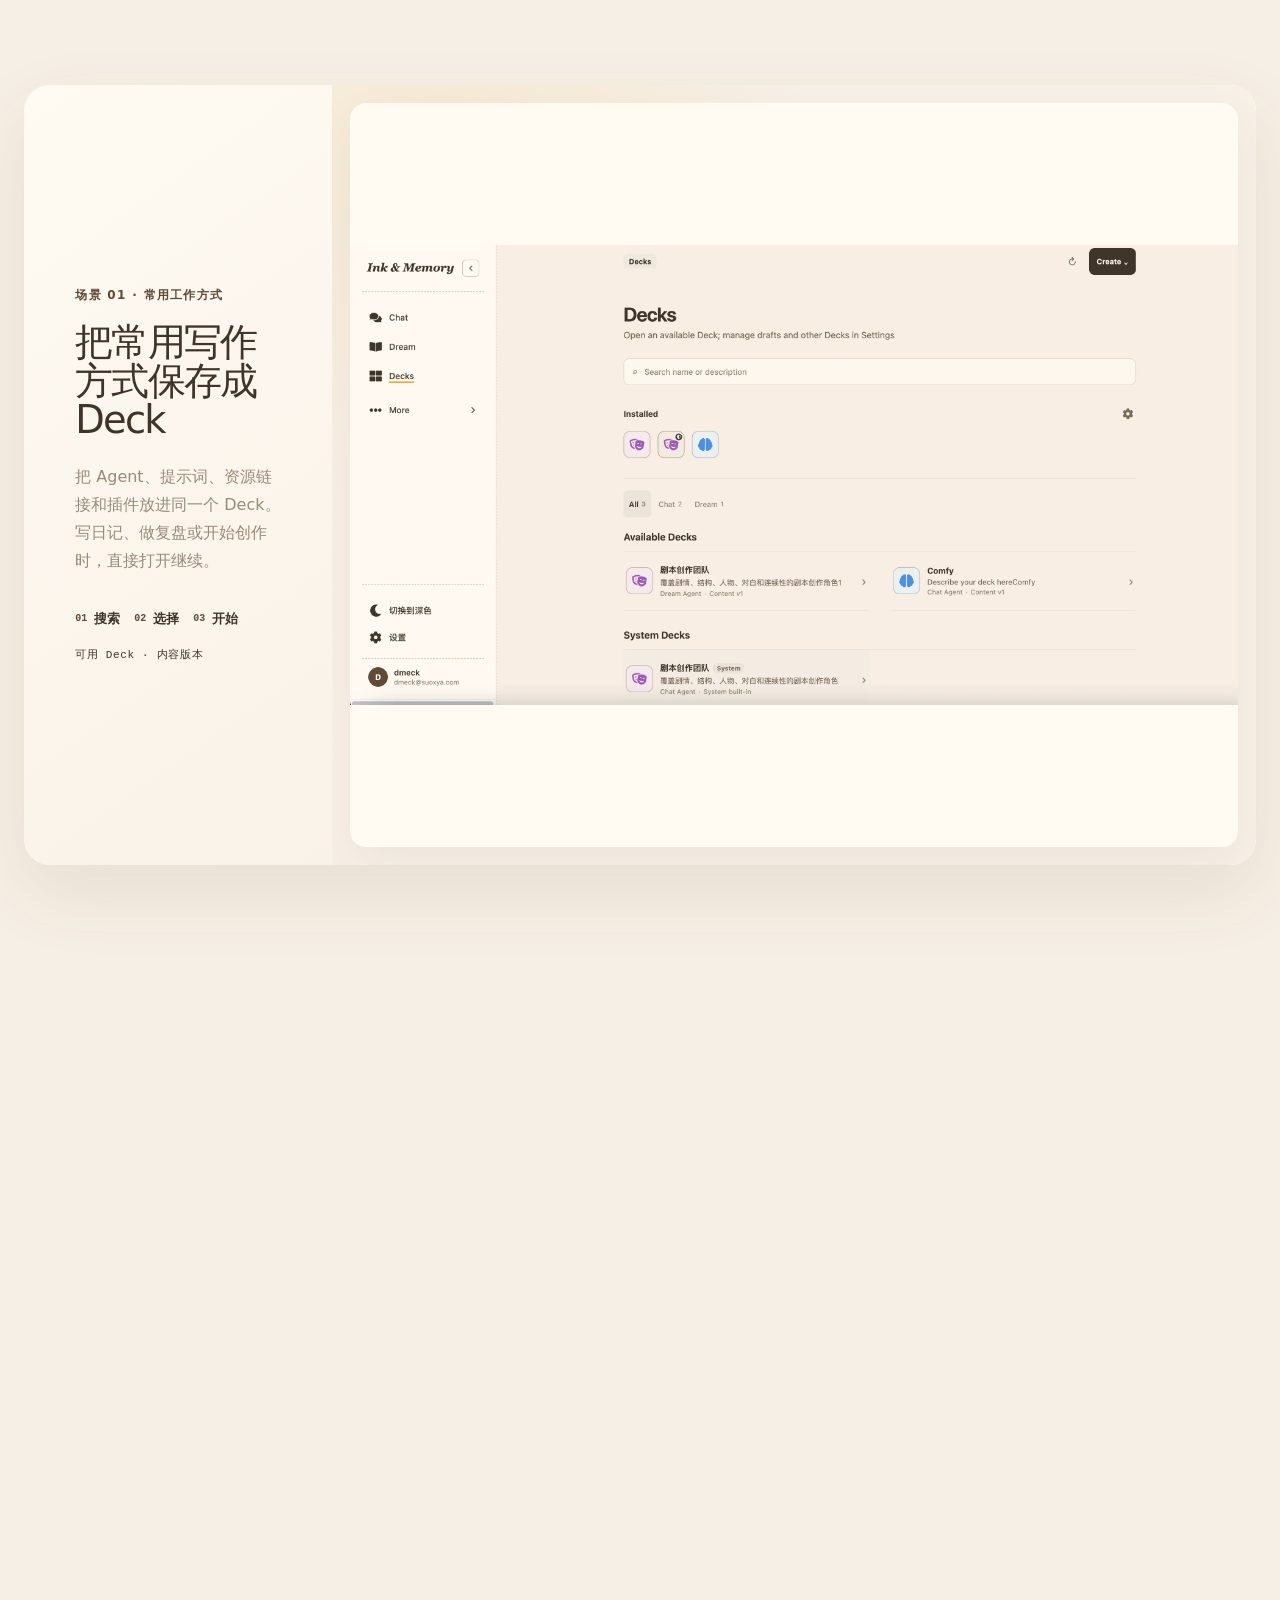
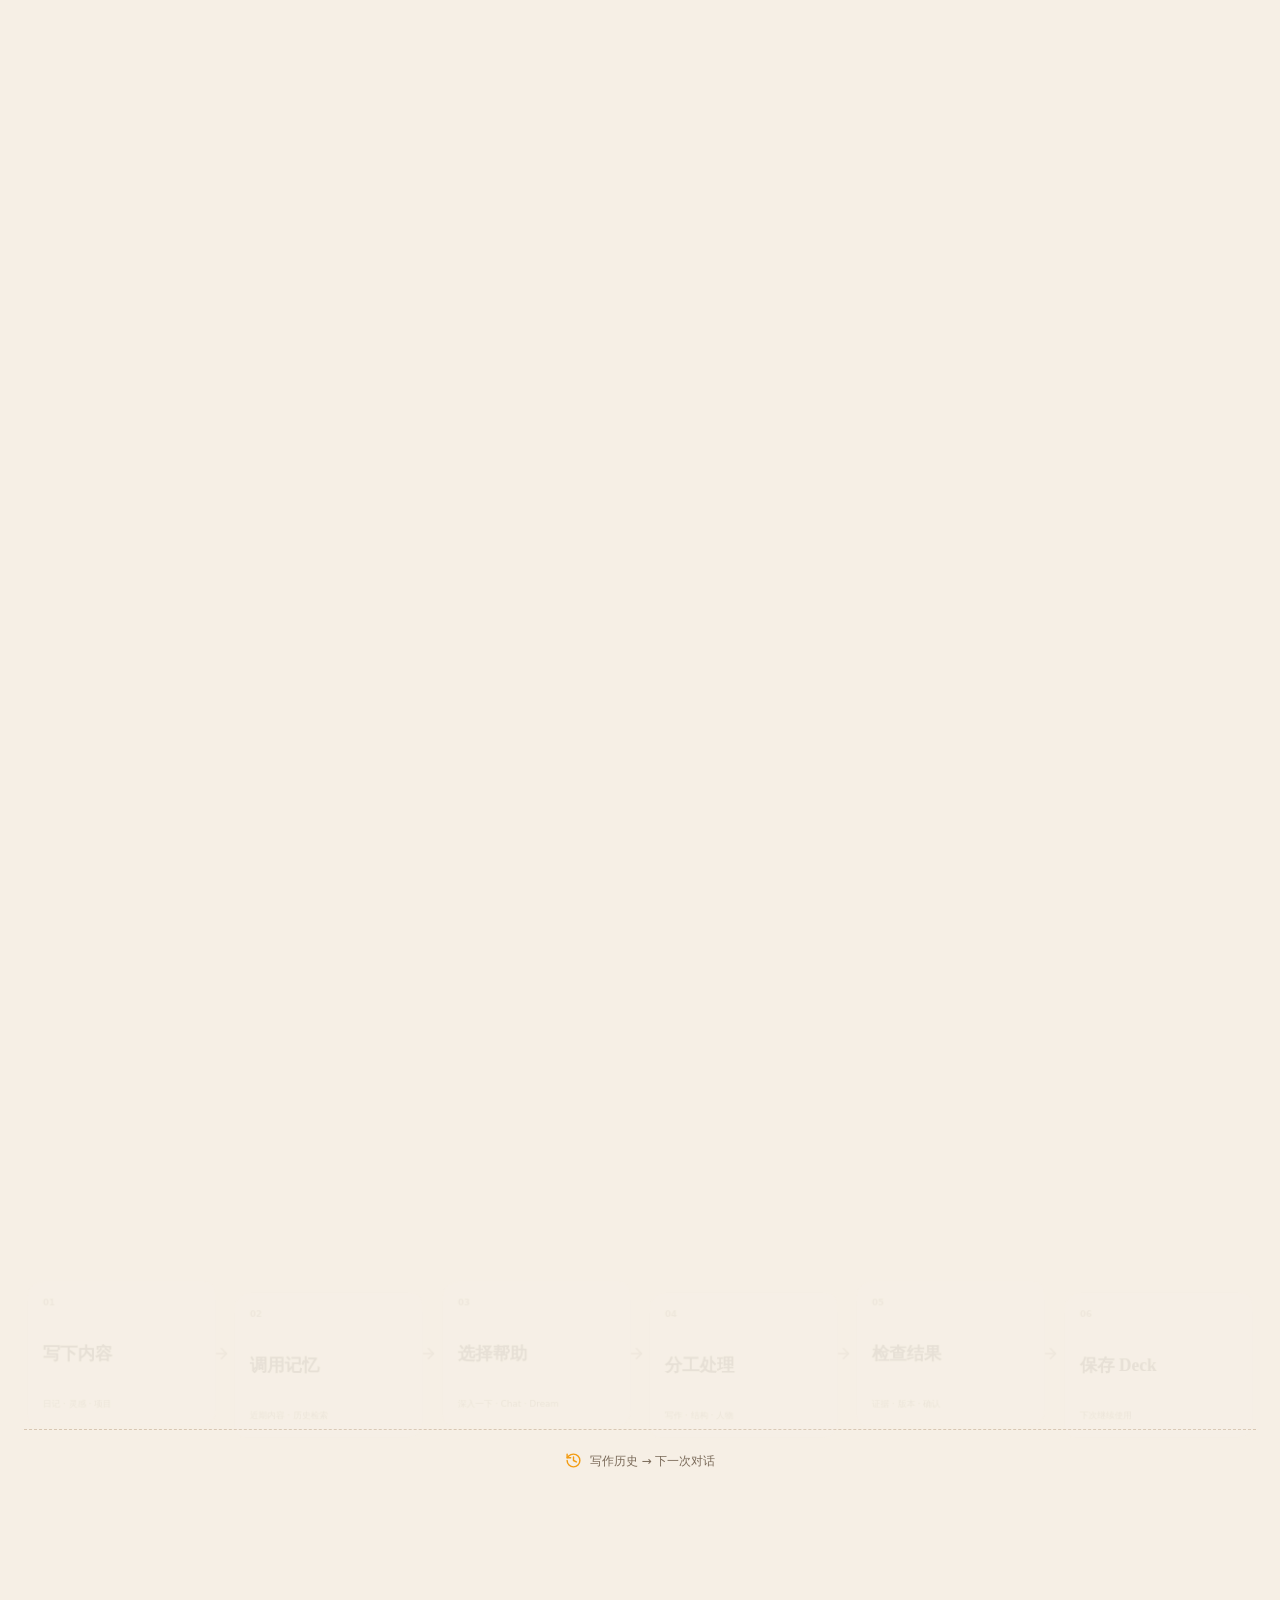
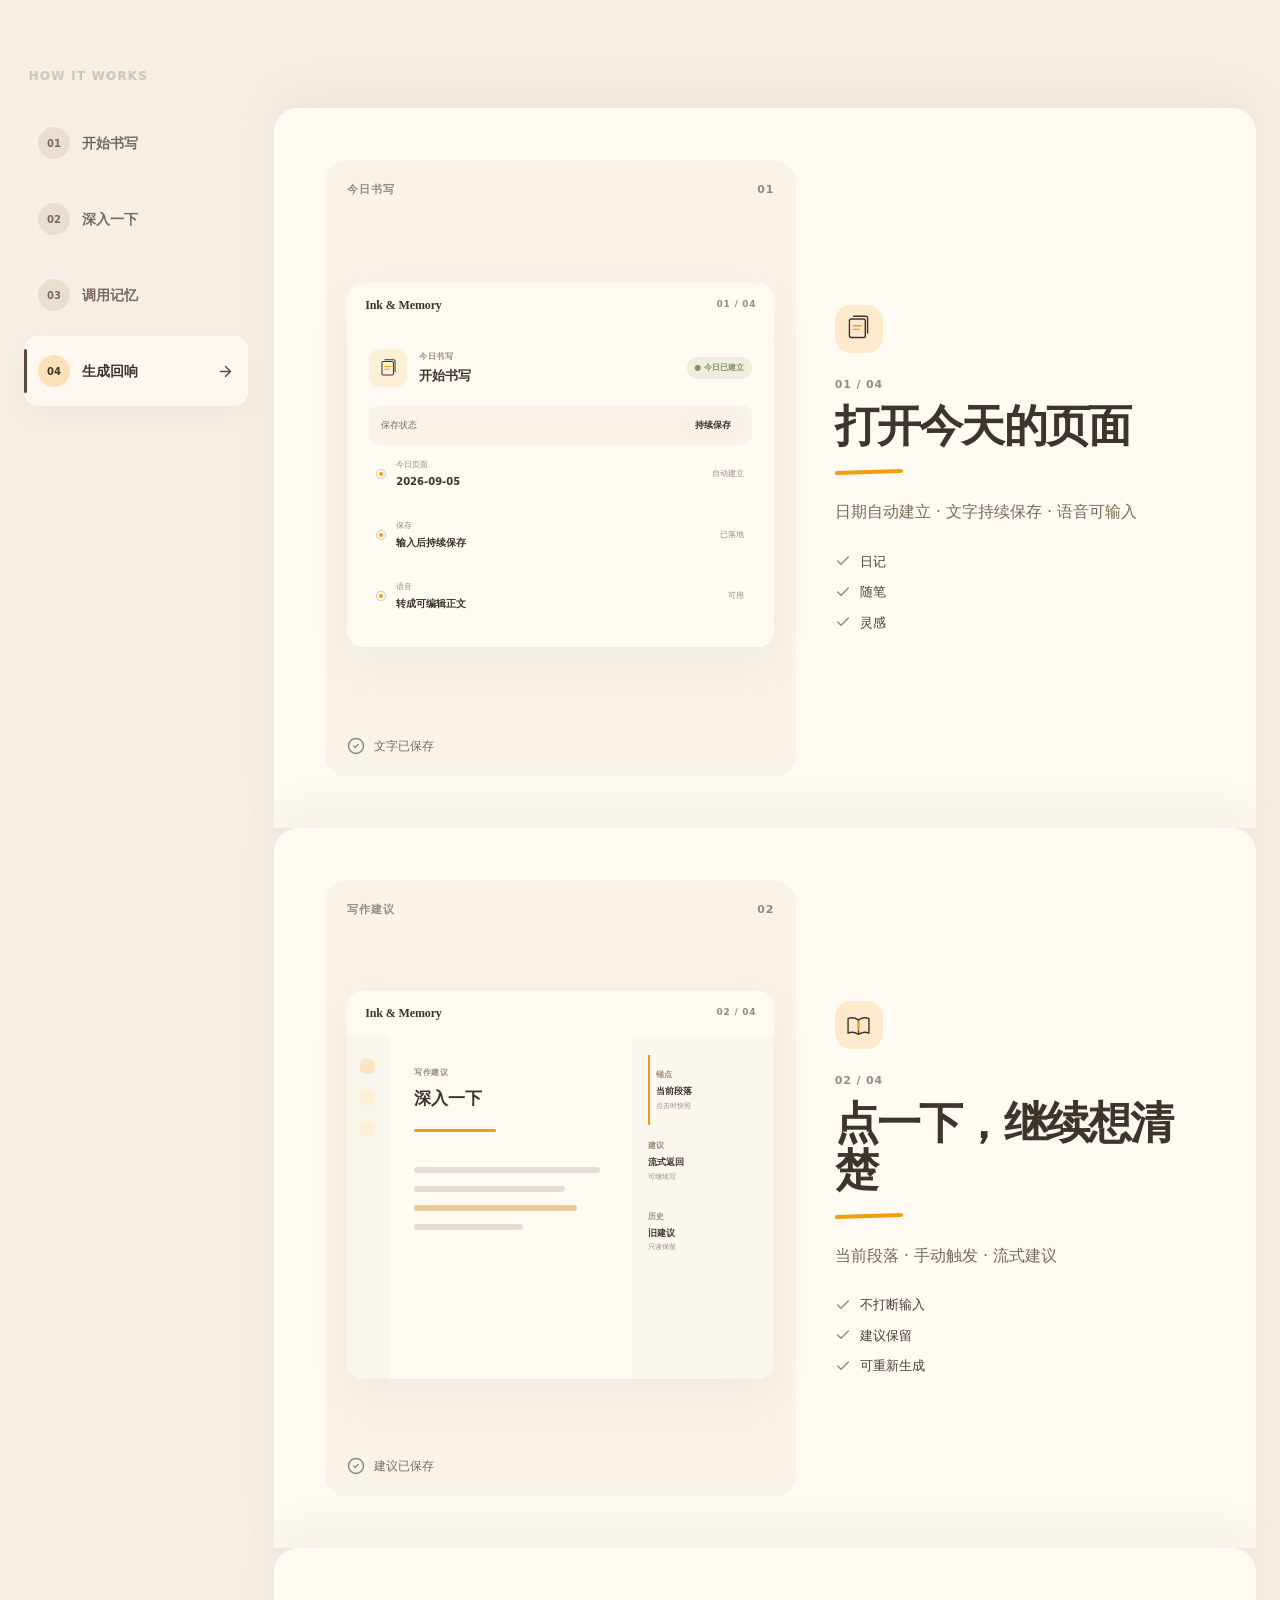
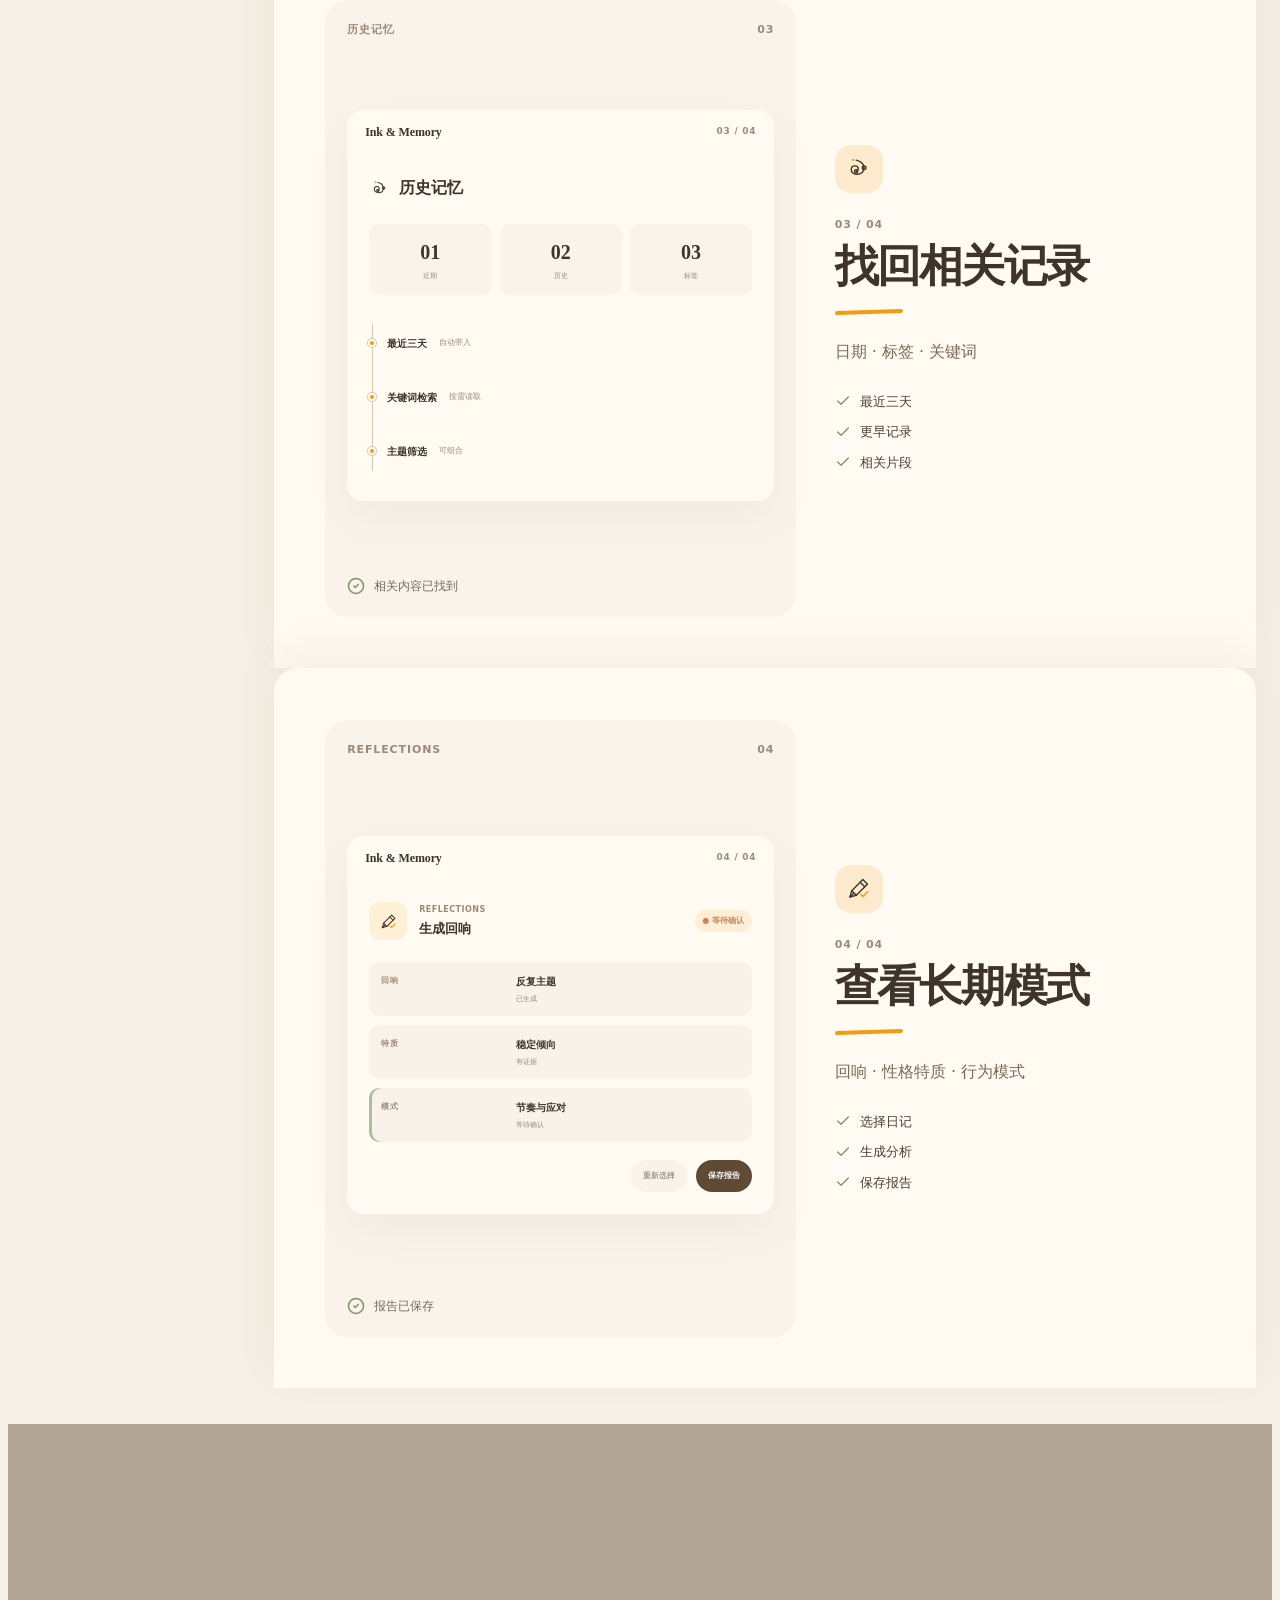
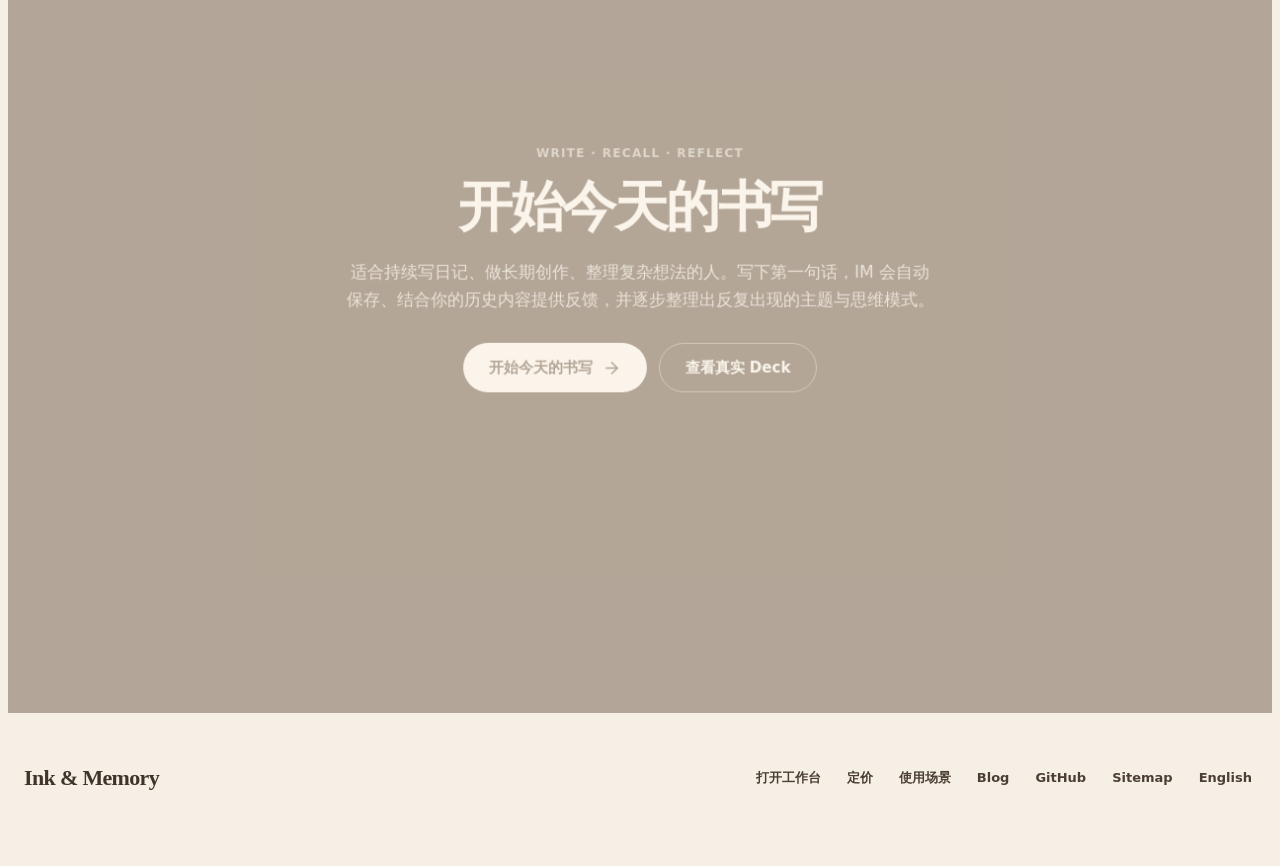
<file: blog/how-does-an-ai-know-what-you-are-writing/index.html>
<!doctype html>
<html lang="en">
  <head>
    <meta charset="UTF-8" />
    <meta name="viewport" content="width=device-width, initial-scale=1.0" />
    <meta name="theme-color" content="#F6EFE5" />
    <meta name="robots" content="index,follow,max-image-preview:large,max-snippet:-1,max-video-preview:-1" />
    <meta name="application-name" content="Ink &amp; Memory" />
    <meta name="author" content="dmeck zhang" />
    <meta name="description" content="A product design essay about shared attention in an AI writing workspace: current editor state, document switching, visible edit approval, and why the assistant should read the same page as the writer." />
    <link rel="canonical" href="https://ink-memory.suoxya.com/blog/how-does-an-ai-know-what-you-are-writing/" />
    <meta property="og:title" content="How Does an AI Know What You Are Writing? | Ink &amp; Memory Blog" />
    <meta property="og:description" content="A product design essay about shared attention in an AI writing workspace: current editor state, document switching, visible edit approval, and why the assistant should read the same page as the writer." />
    <meta property="og:type" content="article" />
    <meta property="og:url" content="https://ink-memory.suoxya.com/blog/how-does-an-ai-know-what-you-are-writing/" />
    <meta property="og:site_name" content="Ink &amp; Memory" />
    <meta property="og:image" content="https://ink-memory.suoxya.com/og-image.png" />
    <meta name="twitter:card" content="summary_large_image" />
    <meta name="twitter:title" content="How Does an AI Know What You Are Writing? | Ink &amp; Memory Blog" />
    <meta name="twitter:description" content="A product design essay about shared attention in an AI writing workspace: current editor state, document switching, visible edit approval, and why the assistant should read the same page as the writer." />
    <meta name="twitter:image" content="https://ink-memory.suoxya.com/og-image.png" />
    <script type="application/ld+json">{"@context":"https://schema.org","@type":"BlogPosting","@id":"https://ink-memory.suoxya.com/blog/how-does-an-ai-know-what-you-are-writing/#article","headline":"How Does an AI Know What You Are Writing?","description":"A product design essay about shared attention in an AI writing workspace: current editor state, document switching, visible edit approval, and why the assistant should read the same page as the writer.","image":"https://ink-memory.suoxya.com/og-image.png","url":"https://ink-memory.suoxya.com/blog/how-does-an-ai-know-what-you-are-writing/","datePublished":"2026-06-23","dateModified":"2026-07-10","inLanguage":"en","author":{"@type":"Person","name":"dmeck zhang"},"isPartOf":{"@type":"Blog","name":"Ink & Memory Blog","url":"https://ink-memory.suoxya.com/blog/"},"publisher":{"@type":"Organization","name":"Ink & Memory","url":"https://ink-memory.suoxya.com/"},"sameAs":"https://medium.com/@glide-the/how-does-an-ai-know-what-you-are-writing-b545edbfe8b2"}</script>
    <title>How Does an AI Know What You Are Writing? | Ink &amp; Memory Blog</title>
    <link rel="icon" href="data:image/svg+xml,%3Csvg xmlns='http://www.w3.org/2000/svg' viewBox='0 0 64 64'%3E%3Crect width='64' height='64' rx='18' fill='%23F39C12'/%3E%3Ctext x='32' y='39' text-anchor='middle' font-size='20' font-family='Arial,sans-serif' font-weight='900' fill='%233F3429'%3EI%26M%3C/text%3E%3C/svg%3E" />
    <script type="module" crossorigin src="/assets/main-B0WeC2d2.js"></script>
    <link rel="stylesheet" crossorigin href="/assets/main-BQxvzoNs.css">
  </head>
  <body>
    <div id="root">
      <noscript>
      <main class="seo-static-content" aria-label="Ink &amp; Memory article">
        <article>
          <p><a href="https://ink-memory.suoxya.com/blog/">Back to Blog</a></p>
          <header>
            <p>Medium · English</p>
            <h1>How Does an AI Know What You Are Writing?</h1>
            <p>The small workspace problem that decides whether an AI feels like a writing partner or just another chat box.</p>
            <p>dmeck zhang · <time datetime="2026-06-23">2026-06-23</time> · 10 min read</p>
          </header>
          <figure aria-label="Ink &amp; Memory workspace concept showing a writer and AI sharing the same page"><p>Ink &amp; Memory · Concept</p><p>Context → Route → State → Deck</p><figcaption>Ink &amp; Memory workspace concept showing a writer and AI sharing the same page</figcaption></figure>
          <p>Ink &amp; Memory began with a simple product idea: you write, and the AI reads. Not in the vague sense of “AI helps you write”, and not as another knowledge management system filled with links, tags, folders, and dashboards. The premise is much smaller. You write something down, the AI can see what you are working on, and when it responds, it responds to the right piece of writing. That sounds almost too obvious to be a design problem, but the moment a user has more than one document, it becomes one of the most important interaction problems in the product.</p>
          <p>If the AI cannot see the current document, it is just a chat box sitting next to an editor. If it can see a document but does not know the user has switched to another one, it may comment on yesterday’s journal while the user is asking about today’s product note. The user’s question might be as simple as “Can you look at this?”, but for the AI, the word “this” only makes sense if the workspace has already aligned its attention with the user’s attention. This is the real purpose of the workspace in Ink &amp; Memory. It is not mainly a feature category or a technical module. It is the layer that makes shared attention possible.</p>
          <h2>The AI needs to look at the same page as the writer</h2>
          <p>In Ink &amp; Memory, the editor and the AI chat are not meant to be two independent tools placed side by side. They are two sides of the same writing space. On one side, the user writes. On the other side, the AI reads, responds, suggests, and sometimes helps revise. The difficulty is that these two sides live in different parts of the system. The editor state may exist in the browser. The AI runs on the backend. The document may also exist in a database. A conventional engineering approach would be to let the AI query the database whenever it needs context, but that creates the wrong mental model for a writing companion.</p>
          <p>For an AI assistant, “reading a database record” and “reading the page in front of the user” are very different interaction models. A database record suggests retrieval. A page suggests presence. We wanted the AI to behave less like a backend service fetching data and more like someone sitting beside the writer, looking at the same draft. So the AI is given the current editor state as if it were reading a file: <code>.editor/cells.json</code>. This file does not need to exist as a normal file on disk. It acts as a live mirror of the editor. The AI thinks it is reading a document file, but what it is really seeing is the content currently open in the writing space.</p>
          <figure aria-label="Diagram of the live editor state projected to the AI as an editor cells JSON file"><p>Ink &amp; Memory · Concept</p><p>Context → Route → State → Deck</p><figcaption>Diagram of the live editor state projected to the AI as an editor cells JSON file</figcaption></figure>
          <p>This design choice is small, but it changes the whole interaction. The AI is not asked to understand the entire product database. It is asked to read the current page. That keeps the context concrete and reduces the number of ways the AI can misunderstand what the user means. The goal is not to expose system internals to the model. The goal is to give the model a simple, stable, human-shaped view of the work: here is the page the user is looking at; respond to that.</p>
          <h2>Switching documents should feel like shifting attention, not performing an operation</h2>
          <p>If there were only one document, the problem would be easy. The AI would always know what to read. Real writing does not work like that. A user may write a journal entry in the morning, open a workspace design note in the afternoon, then return to an older draft at night. They may keep the same conversation thread open while switching between documents, or they may start a new conversation while looking at the same document. These are normal behaviours, not edge cases. The system has to treat them as part of the writing flow.</p>
          <p>One possible solution is to ask the user to explicitly tell the AI which document they are working on. That is clear, but awkward. It shifts the burden of context management onto the writer. The user would have to remember not only to open the right document, but also to notify the AI that the document has changed. That breaks the illusion of a shared workspace. In a real writing session, when you turn from one page to another, you do not issue a formal command to your own attention. You simply look at a different page.</p>
          <p>This is why <code>switch_editor</code> should not be treated as an editing action. It does not create, delete, or modify content. It only changes what the AI is currently looking at. It is closer to a shift of gaze than a change of data. Because of that, it should be lightweight. It should not require a confirmation dialog, and it should not feel risky. At the same time, it should leave a visible trace. After switching, the AI should be able to say, in a quiet and useful way, “I’m now looking at ‘Workspace State Management’.” That confirmation is not decoration. It closes the loop and tells the user that the AI’s attention has followed them.</p>
          <figure aria-label="Workspace interaction showing the AI following the writer when the active document changes"><p>Ink &amp; Memory · Concept</p><p>Context → Route → State → Deck</p><figcaption>Workspace interaction showing the AI following the writer when the active document changes</figcaption></figure>
          <h2>The AI can read the document, but it should not silently change it</h2>
          <p>Once the AI can read the editor through <code>.editor/cells.json</code>, a tempting next step is to let it write to the same file. From a system design perspective, that seems efficient. The AI already sees the document, so why not let it update the file directly and refresh the editor? The problem is not technical feasibility. The problem is authorship. Writing is sensitive work. A single sentence can carry tone, hesitation, rhythm, privacy, and intent. If the AI quietly changes a paragraph, the user may not notice. If it removes a section, the user may only realise later. Even when the AI improves the surface quality of the writing, it can weaken the user’s voice.</p>
          <p>So Ink &amp; Memory draws a hard boundary: the AI can read the document, but it cannot silently change it. Any edit must pass through a visible interaction. The user should see what the AI wants to change, why it wants to change it, and what the result will look like. This is not about making the product slower. It is about keeping control where it belongs. A writing assistant can suggest, rewrite, restructure, compress, expand, and clean up. But the final movement from suggestion to document should remain visible to the writer.</p>
          <figure aria-label="Visible AI editing flow where the writer reviews a proposed change before it is applied"><p>Ink &amp; Memory · Concept</p><p>Context → Route → State → Deck</p><figcaption>Visible AI editing flow where the writer reviews a proposed change before it is applied</figcaption></figure>
          <p>There is another important detail. After the user accepts an AI edit, the AI should read the document again. At first this sounds redundant. The AI already knows what it changed. But knowing the change is not the same as seeing the whole document after the change. Human writers do this all the time. After editing a paragraph, we read the surrounding text again to check rhythm, continuity, and tone. The AI should follow the same pattern. Once an accepted edit lands, the full document becomes the source of truth again, and the AI should refresh its view before continuing the conversation.</p>
          <h2>Workspace state is really shared attention</h2>
          <p>A workspace can easily become crowded with technical state: frontend snapshots, backend records, cache layers, editor sessions, thread IDs, database IDs, streaming events, and file-like projections. All of these matter to the implementation. Almost none of them matter to the writer. From the product perspective, there are only two states that truly matter: what the user is looking at, and what the AI is looking at.</p>
          <p>When those two states are aligned, the product feels natural. The user opens a document, asks a question, and the AI responds to the right thing. When those two states drift apart, the product starts to feel broken even if every individual service is technically working. The user may switch to a new note while the AI still reasons over the previous one. The AI may refer to a draft the user no longer has open. An edit may be accepted, but the assistant may continue speaking as though it is looking at the older version. These are not only sync bugs. They are failures of shared attention.</p>
          <p>That framing changes the design requirement. The workspace is not just a state machine. It is an attention synchronisation layer. Its job is to make sure that when the user moves to another document, the AI follows; when the AI refers to a document, the user knows which document it means; when the AI proposes a change, the user sees it before it lands; and when the document changes, both sides return to the same version. The implementation may involve files, sessions, caches, and events, but the user experience should remain simple: the AI is looking where I am looking.</p>
          <figure aria-label="Shared-attention model aligning the document the writer sees with the document the AI sees"><p>Ink &amp; Memory · Concept</p><p>Context → Route → State → Deck</p><figcaption>Shared-attention model aligning the document the writer sees with the document the AI sees</figcaption></figure>
          <h2>Naming is part of the interaction design</h2>
          <p>One thing we learned while designing this system is that names are not neutral. A badly named parameter can push developers and AI agents into the wrong mental model. If <code>editor_session_id</code> is called <code>file_id</code>, the AI may start treating it like a filesystem path. If a conversation thread and an editor document both use a vague name like <code>session</code>, it becomes easy to confuse a chat context with a writing context. The user can switch documents while staying in the same conversation, and they can start a new conversation while keeping the same document open. Those are separate ideas and they need separate names.</p>
          <p>In this workspace, three concepts must stay distinct: the conversation thread, the workspace directory, and the document currently open in the editor. A <code>thread_id</code> should mean the conversation. A <code>workspace_id</code> should mean the working environment. An <code>editor_session_id</code> should mean the active editor document. This may look like ordinary naming hygiene, but in AI products it has a deeper effect. The model reads names as cues. Developers read names as assumptions. Prompt writers read names as behaviour contracts. When the names are vague, the system becomes harder to reason about, and the AI becomes easier to misdirect.</p>
          <p>This is why naming should be treated as part of the interface, not just part of the codebase. Clear names reduce mistakes before they happen. They also reduce the amount of prompt engineering needed to make the AI behave sensibly. If the system’s own vocabulary is precise, the AI has fewer opportunities to invent the wrong relationship between documents, conversations, and workspaces.</p>
          <h2>The workspace must also handle the absence of a document</h2>
          <p>A writing product also needs to handle a simple but often overlooked case: sometimes the user just wants to chat. There may be no open document, no active editor, and no current draft. That should be a valid state, not an error. If the AI expects a document and receives nothing, it may ask the user to open a file, produce a system-like error, or worse, pretend it has context that it does not have. All of these break trust.</p>
          <p>The fallback needs to be explicit. When there is no open document, <code>.editor/cells.json</code> can be represented as an empty object: <code>{}</code>. The system prompt should explain what that means: if the editor file is empty, there is no active document, so continue as a normal chat. This small rule protects the experience. The user should not have to open a document before speaking to the AI, and the AI should not assume that every conversation must be attached to a page.</p>
          <p>This also keeps the product from becoming too rigid. Ink &amp; Memory is a writing space, but conversation does not always begin from a document. Sometimes a user is thinking aloud. Sometimes they are asking a product question. Sometimes they are not ready to write yet. A good workspace should support all of those states without making the user manage the system.</p>
          <h2>A good workspace should almost disappear</h2>
          <p>The workspace design in Ink &amp; Memory is not mainly about exposing architecture. It is about making the AI properly situated in the writing experience. The writer should not have to manage the AI’s attention manually. The AI should not guess which document matters. The editor should not be silently changed. The conversation should not drift away from the page. The user should feel that the AI is beside the writing, not floating somewhere outside it.</p>
          <p>That leads to a small set of rules. Let the AI read the current editor as if it were reading a file. Treat document switching as a shift of attention, not an edit. Make every AI-generated change visible before it lands. After accepted changes, let the AI read the document again. Use precise names so the AI does not confuse documents, threads, and workspaces. Allow the absence of a document to be a valid state.</p>
          <p>None of this is dramatic. It should not be dramatic. A good workspace should almost disappear. The user writes. The AI reads the right thing. When the user moves, the AI follows. When the AI wants to change something, it asks first. When there is nothing to read, it simply talks. That is the interaction we are trying to build with Ink &amp; Memory: not an AI that takes over the page, but an AI that knows where the page is.</p>
          <figure aria-label="Ink &amp; Memory closing illustration"><p>Ink &amp; Memory · Concept</p><p>Context → Route → State → Deck</p><figcaption>Ink &amp; Memory closing illustration</figcaption></figure>
          <p><a href="https://medium.com/@glide-the/how-does-an-ai-know-what-you-are-writing-b545edbfe8b2">View on Medium</a></p>
        </article>
      </main>
      </noscript>
    </div>
  </body>
</html>
</file>
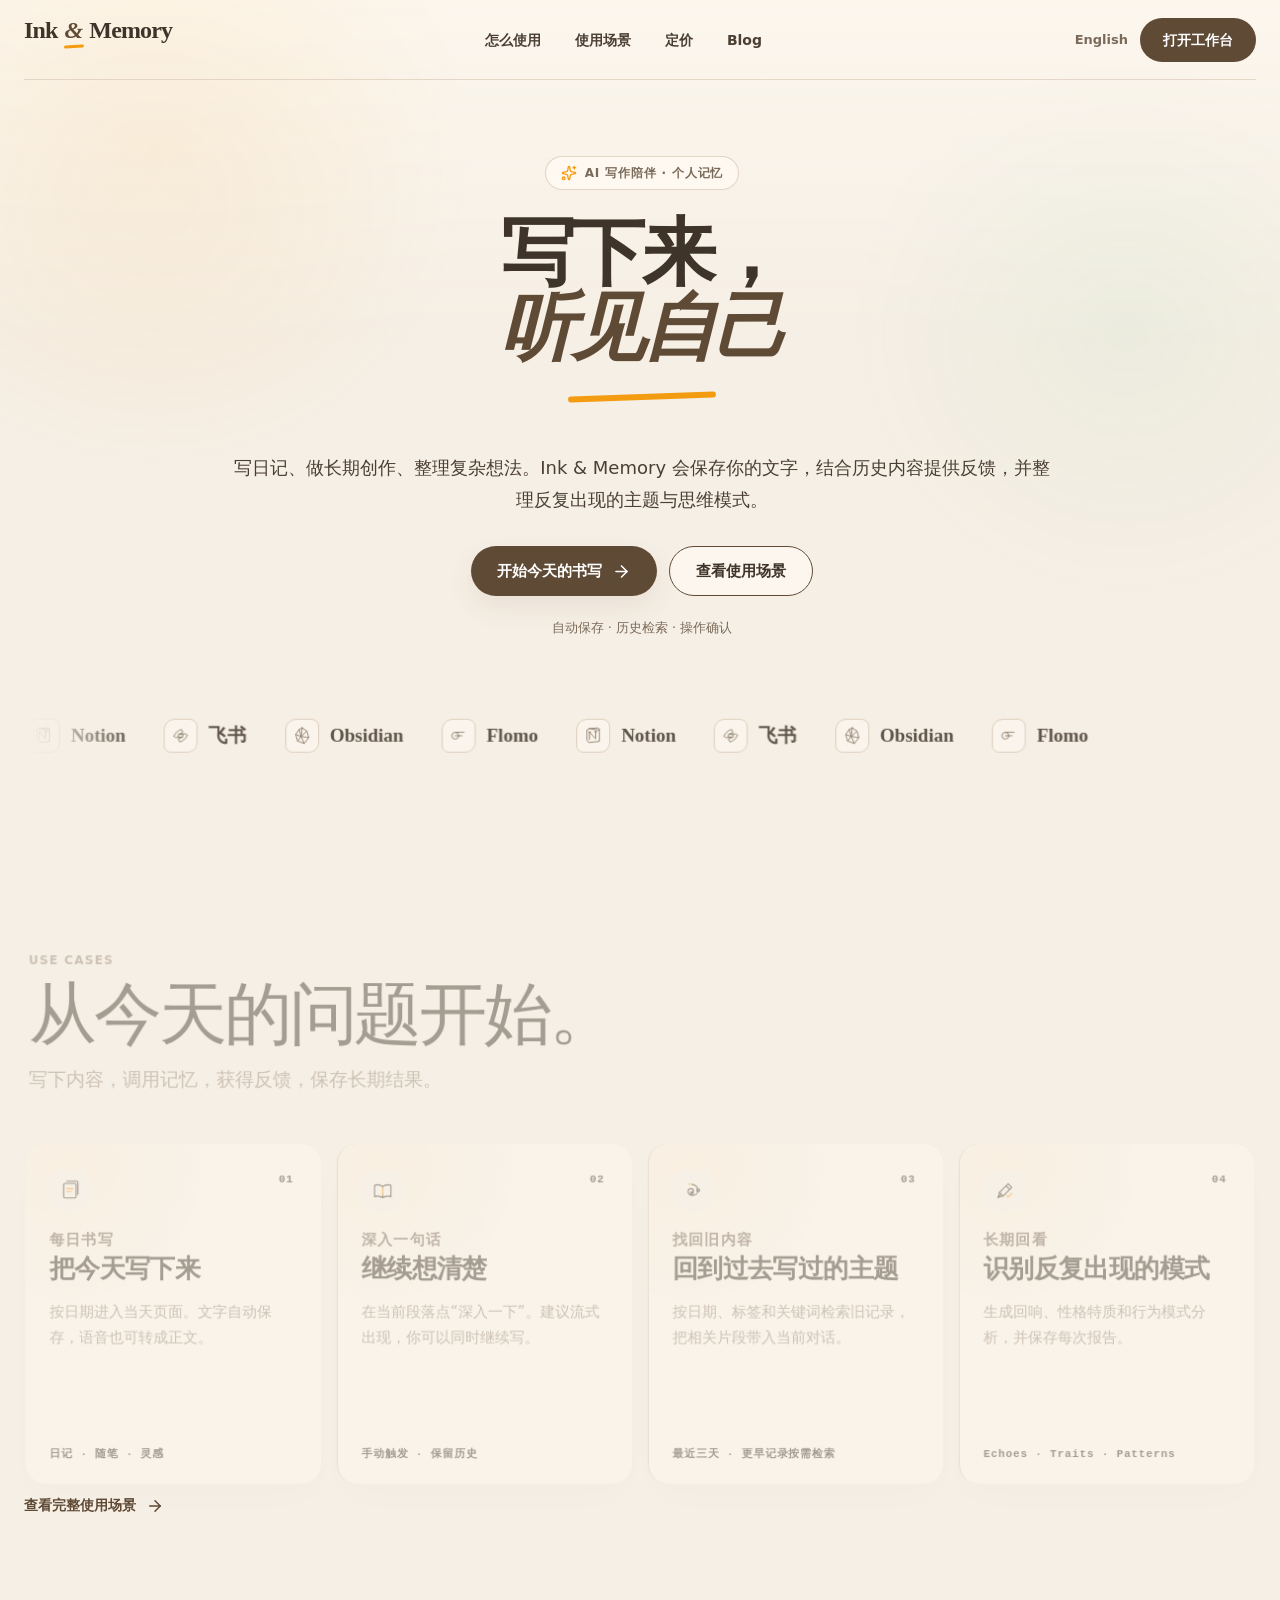
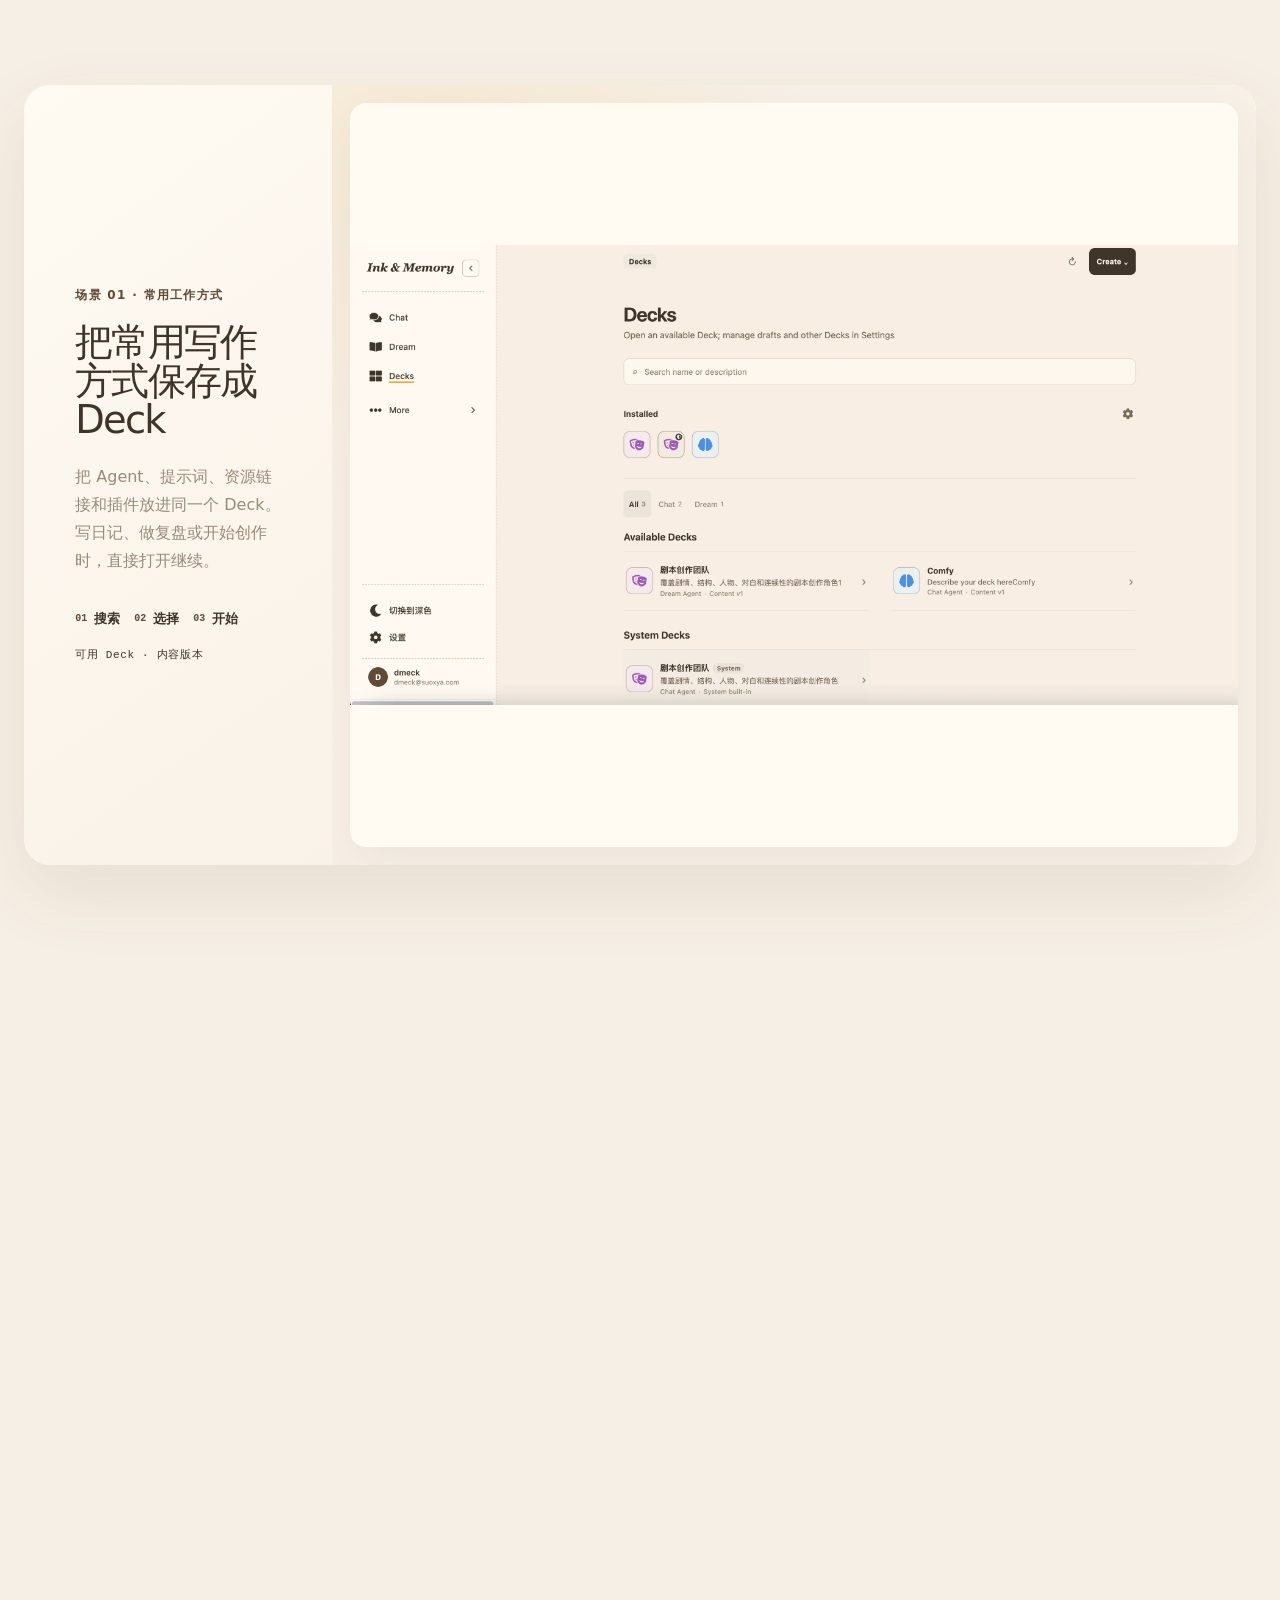
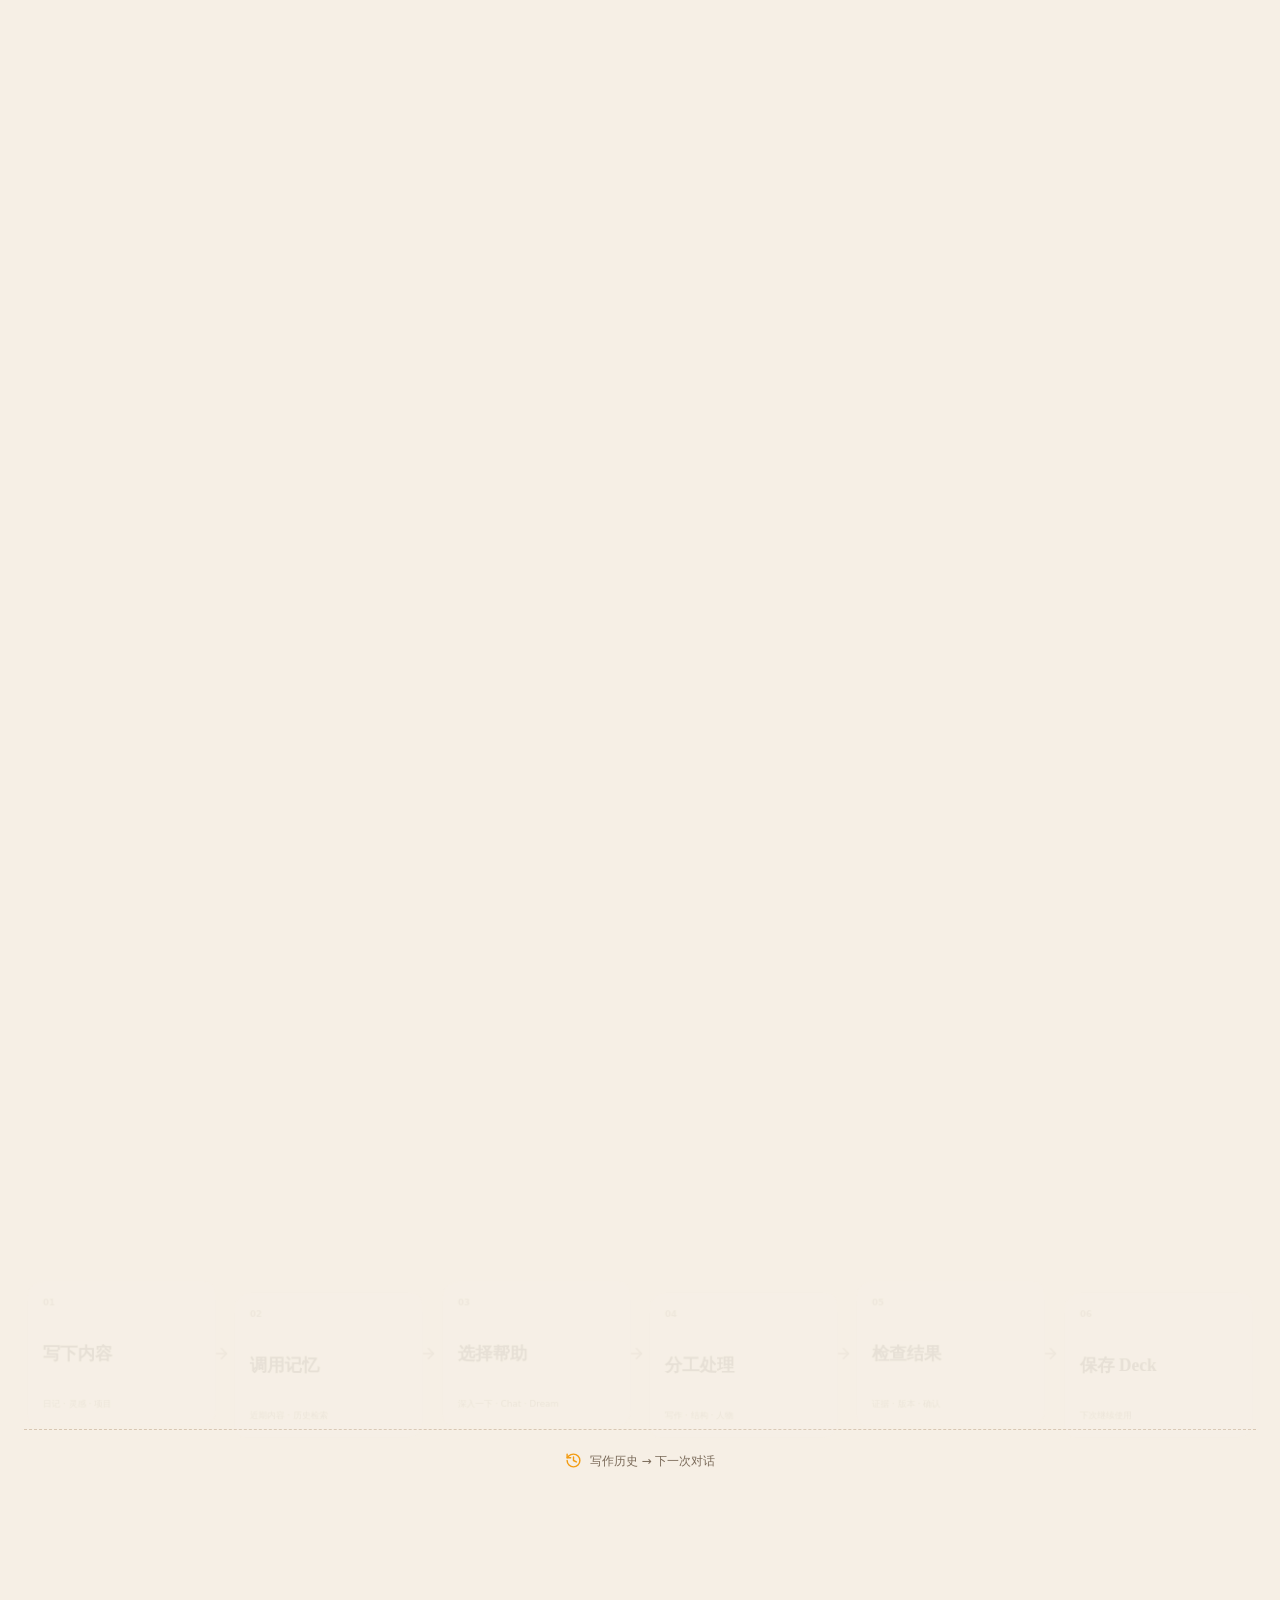
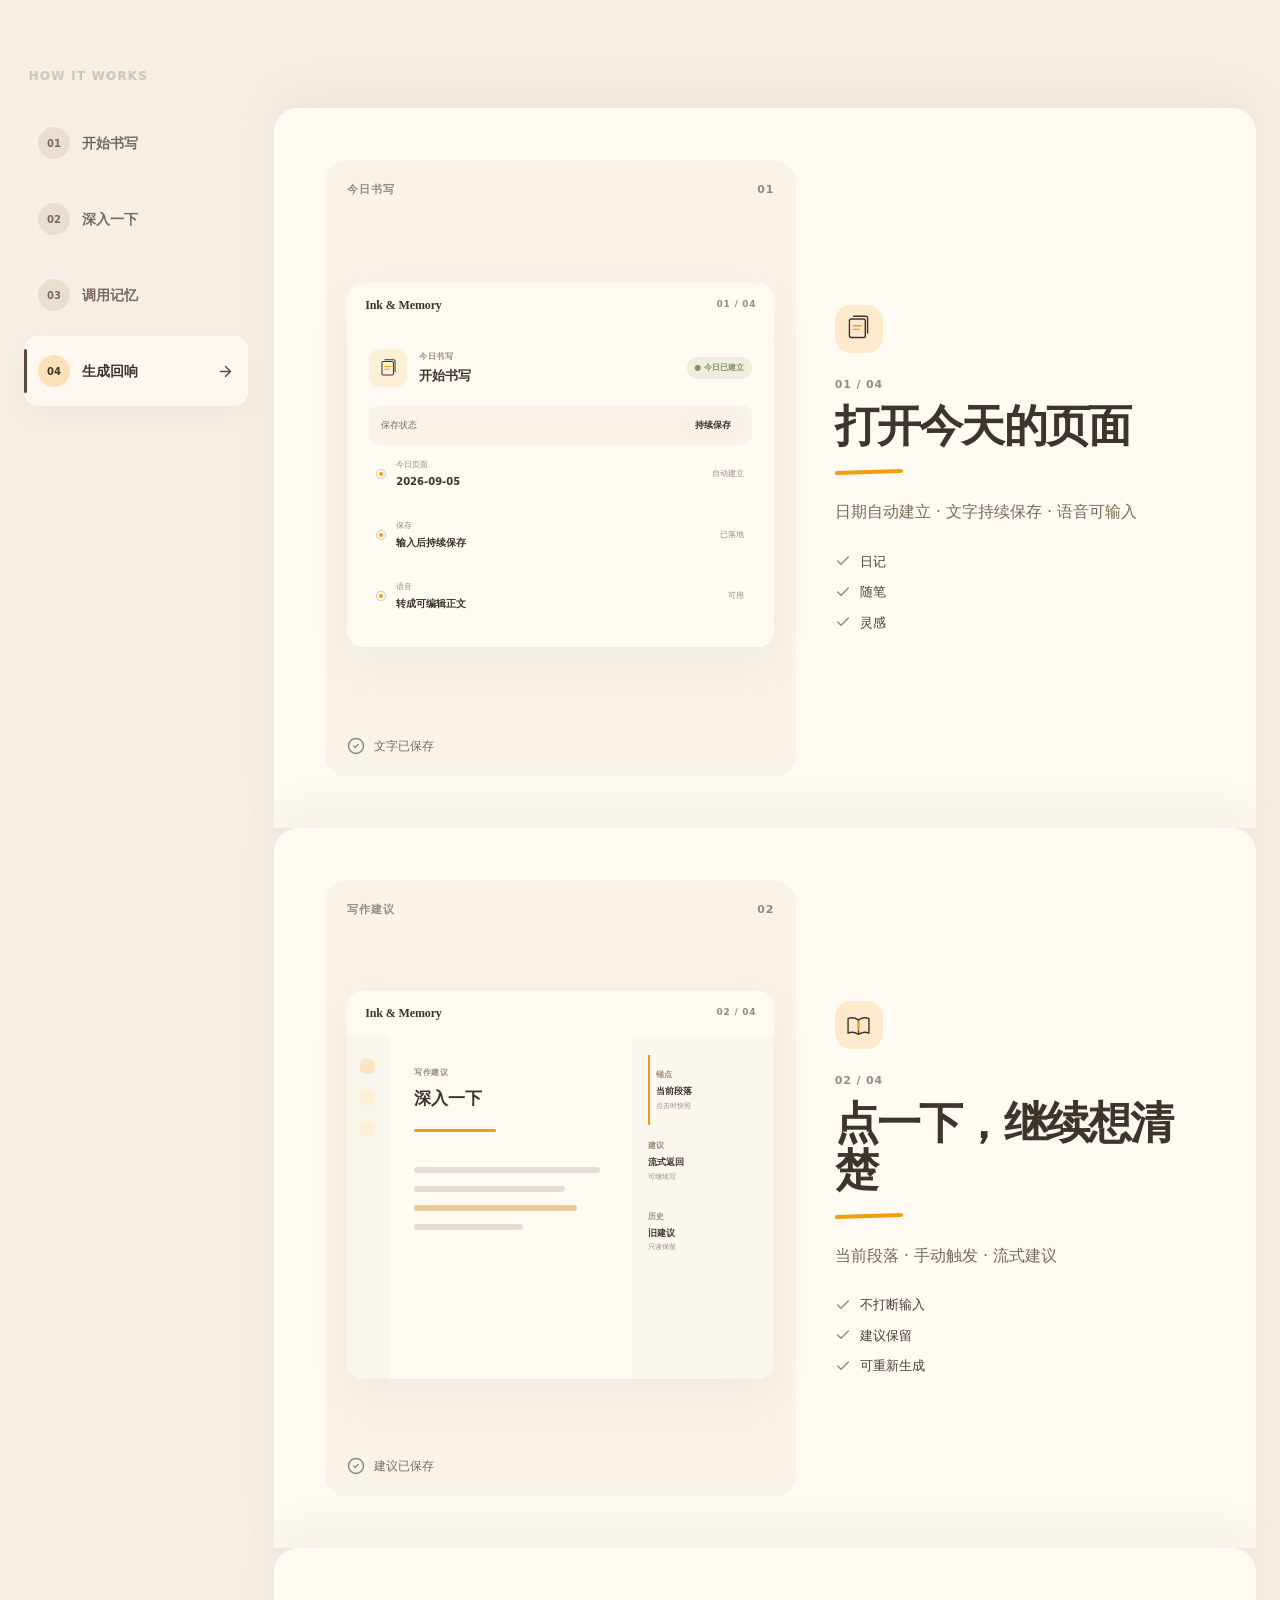
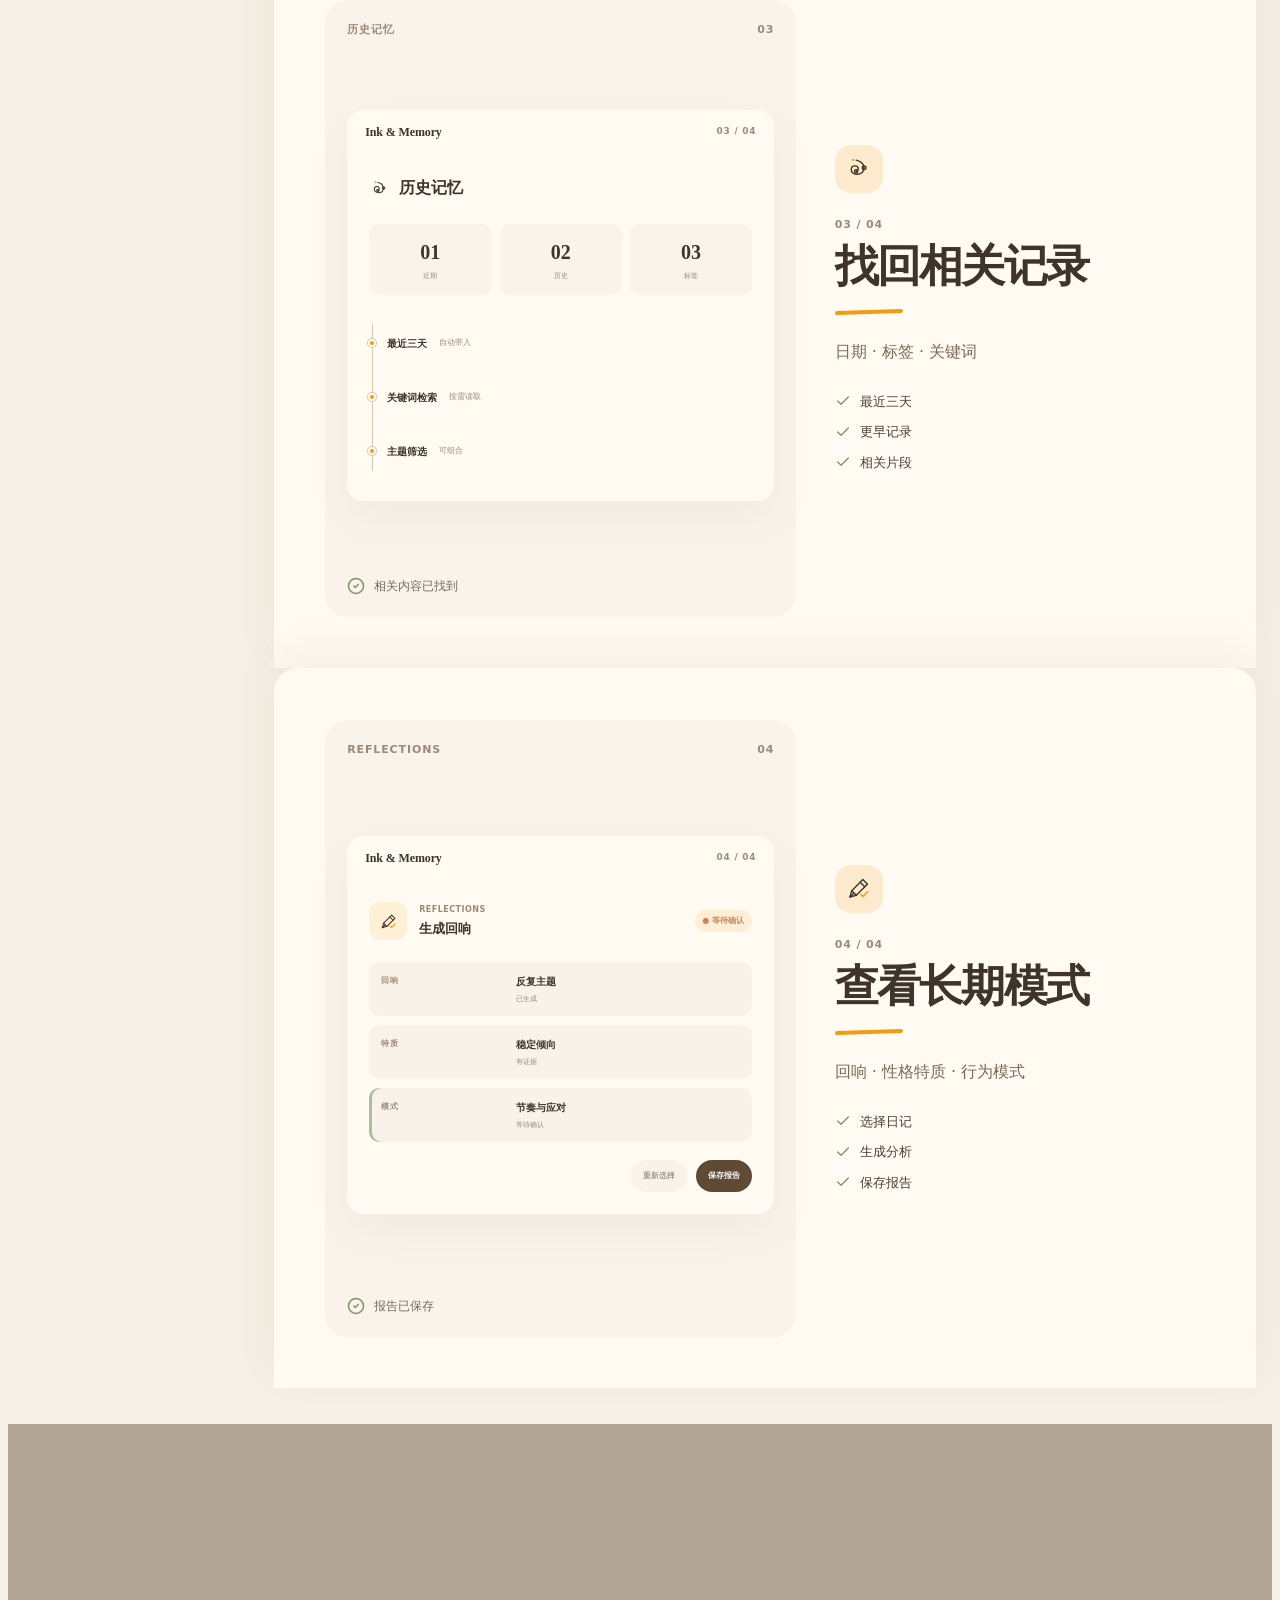
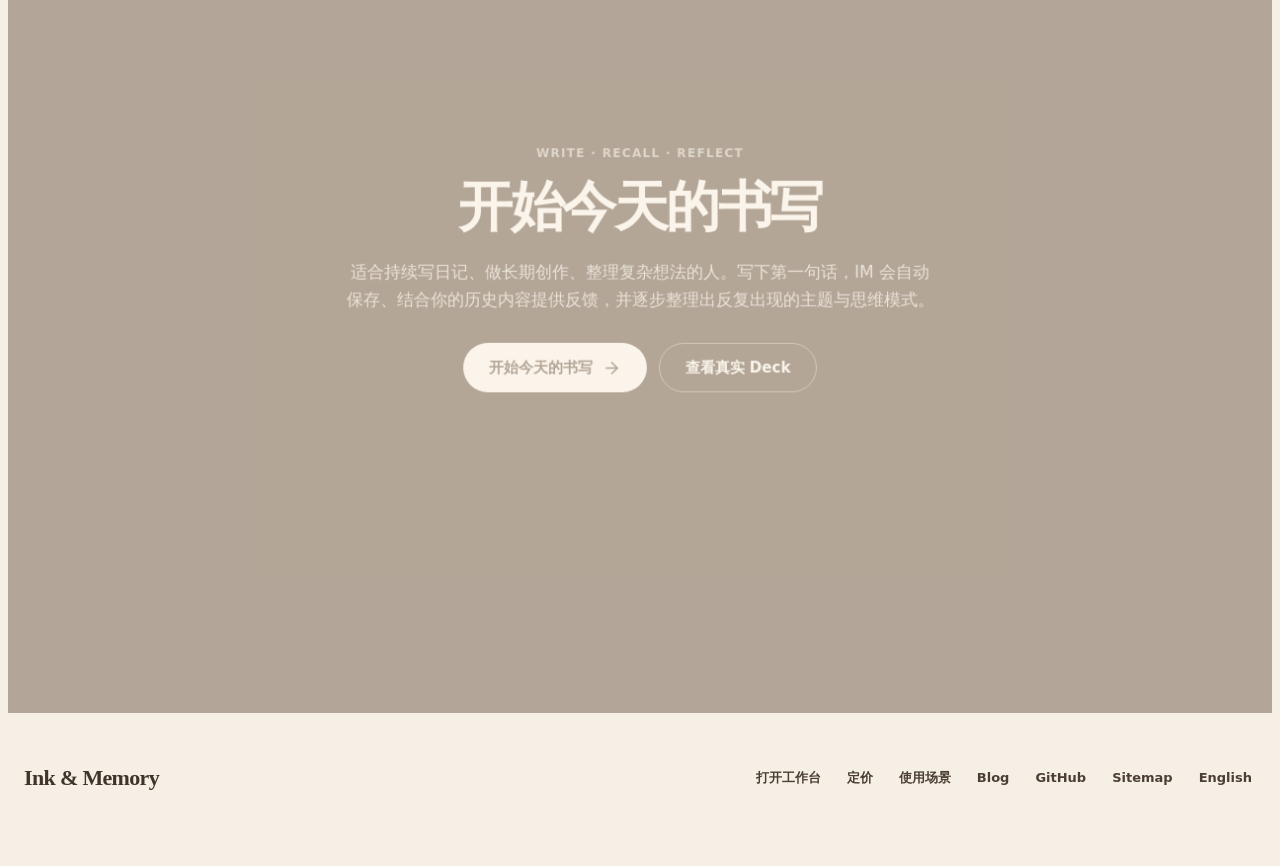
<file: blog/workspace-state-management/index.html>
<!doctype html>
<html lang="zh-CN">
  <head>
    <meta charset="UTF-8" />
    <meta name="viewport" content="width=device-width, initial-scale=1.0" />
    <meta name="theme-color" content="#F6EFE5" />
    <meta name="robots" content="index,follow,max-image-preview:large,max-snippet:-1,max-video-preview:-1" />
    <meta name="application-name" content="Ink &amp; Memory" />
    <meta name="author" content="glide the" />
    <meta name="description" content="从 Ink &amp; Memory 的工作空间设计出发，梳理 AI 如何跟随当前文档、区分 thread / workspace / editor session，并在没有打开文档时自然回到聊天。" />
    <link rel="canonical" href="https://ink-memory.suoxya.com/blog/workspace-state-management/" />
    <meta property="og:title" content="Workspace 工作空间状态管理与交互入口设计 | Ink &amp; Memory Blog" />
    <meta property="og:description" content="从 Ink &amp; Memory 的工作空间设计出发，梳理 AI 如何跟随当前文档、区分 thread / workspace / editor session，并在没有打开文档时自然回到聊天。" />
    <meta property="og:type" content="article" />
    <meta property="og:url" content="https://ink-memory.suoxya.com/blog/workspace-state-management/" />
    <meta property="og:site_name" content="Ink &amp; Memory" />
    <meta property="og:image" content="https://ink-memory.suoxya.com/og-image.png" />
    <meta name="twitter:card" content="summary_large_image" />
    <meta name="twitter:title" content="Workspace 工作空间状态管理与交互入口设计 | Ink &amp; Memory Blog" />
    <meta name="twitter:description" content="从 Ink &amp; Memory 的工作空间设计出发，梳理 AI 如何跟随当前文档、区分 thread / workspace / editor session，并在没有打开文档时自然回到聊天。" />
    <meta name="twitter:image" content="https://ink-memory.suoxya.com/og-image.png" />
    <script type="application/ld+json">{"@context":"https://schema.org","@type":"BlogPosting","@id":"https://ink-memory.suoxya.com/blog/workspace-state-management/#article","headline":"Workspace 工作空间状态管理与交互入口设计","description":"从 Ink & Memory 的工作空间设计出发，梳理 AI 如何跟随当前文档、区分 thread / workspace / editor session，并在没有打开文档时自然回到聊天。","image":"https://ink-memory.suoxya.com/og-image.png","url":"https://ink-memory.suoxya.com/blog/workspace-state-management/","datePublished":"2026-07-09","dateModified":"2026-07-10","inLanguage":"zh-CN","author":{"@type":"Person","name":"glide the"},"isPartOf":{"@type":"Blog","name":"Ink & Memory Blog","url":"https://ink-memory.suoxya.com/blog/"},"publisher":{"@type":"Organization","name":"Ink & Memory","url":"https://ink-memory.suoxya.com/"},"sameAs":"https://mp.weixin.qq.com/s/RIdUu6gs3FlJI6tzRPEphA"}</script>
    <title>Workspace 工作空间状态管理与交互入口设计 | Ink &amp; Memory Blog</title>
    <link rel="icon" href="data:image/svg+xml,%3Csvg xmlns='http://www.w3.org/2000/svg' viewBox='0 0 64 64'%3E%3Crect width='64' height='64' rx='18' fill='%23F39C12'/%3E%3Ctext x='32' y='39' text-anchor='middle' font-size='20' font-family='Arial,sans-serif' font-weight='900' fill='%233F3429'%3EI%26M%3C/text%3E%3C/svg%3E" />
    <script type="module" crossorigin src="/assets/main-B0WeC2d2.js"></script>
    <link rel="stylesheet" crossorigin href="/assets/main-BQxvzoNs.css">
  </head>
  <body>
    <div id="root">
      <noscript>
      <main class="seo-static-content" aria-label="Ink &amp; Memory article">
        <article>
          <p><a href="https://ink-memory.suoxya.com/blog/">Back to Blog</a></p>
          <header>
            <p>微信公众号 · 中文</p>
            <h1>Workspace 工作空间状态管理与交互入口设计</h1>
            
            <p>glide the · <time datetime="2026-07-09">2026-07-09</time> · 6 分钟阅读</p>
          </header>
          <figure aria-label="Workspace 工作空间状态管理与交互入口设计文章封面"><p>Ink &amp; Memory · Concept</p><p>Context → Route → State → Deck</p><figcaption>Workspace 工作空间状态管理与交互入口设计文章封面</figcaption></figure>
          <p>最近想写一篇关于Agent外部资源交互设计文章，一直在想。</p>
          <p>这个文章包含了之前的一些产品设计想法</p>
          <p>文章全部是AI生成的，主要是分享思路</p>
          <blockquote><p><a href="https://github.com/glide-the/ink-and-memory/blob/develop/docs/design/claude-agent/edit-point/workspace-context.md">workspace-context.md</a> 上下文的设计的方案稿</p><p><a href="https://github.com/glide-the/ink-and-memory/blob/develop/docs/design/claude-agent/edit-point/workspace-adapter.md">workspace-adapter.md</a> 资源策略交互设计的方案稿</p><p><a href="https://github.com/glide-the/ink-and-memory/blob/develop/docs/design/claude-agent/edit-point/workspace-switch.md">workspace-switch.md</a> 切换资源的设计的方案稿</p></blockquote>
          <figure aria-label="Ink &amp; Memory 工作空间上下文与资源策略设计稿"><p>Ink &amp; Memory · Concept</p><p>Context → Route → State → Deck</p><figcaption>Ink &amp; Memory 工作空间上下文与资源策略设计稿</figcaption></figure>
          <p><a href="https://ink-memory.suoxya.com/">Ink &amp; Memory</a> 在设计之初有一个很简单的出发点：你写，它读。</p>
          <p>这不是一个知识管理工具，不是第二大脑，也不是双向链接的实验场。它就是一个地方——你写下东西，AI 会读，读完跟你聊。不说“加油”，不说“你可以的”。</p>
          <p>但这个简单的出发点，推到产品层面，会撞上一个看似无聊、实则关键的问题：AI 怎么知道你当前在写哪篇？</p>
          <p>如果 AI 看不到你的文档，它就只是个聊天窗口。如果 AI 看得到你的文档但不知道你切换了文档，它就会对着上一篇文章的内容，点评你刚打开的新文章。</p>
          <p>这就是工作空间（Workspace）要解决的问题。它不是架构问题，是交互问题。</p>
          <figure aria-label="写作者与 AI 在同一写作空间中共享当前文档"><p>Ink &amp; Memory · Concept</p><p>Context → Route → State → Deck</p><figcaption>写作者与 AI 在同一写作空间中共享当前文档</figcaption></figure>
          <h2>问题的起点：AI 的眼睛应该看哪里</h2>
          <p>在 Ink &amp; Memory 里，用户和 AI 不是两个独立的界面——它们是同一个写作空间的两面。左边是编辑器，你写；右边是对话，AI 读你写的东西并回应。</p>
          <p>但这里有一个缝隙：编辑器里的内容存在前端内存里，AI 在后端，中间隔着一层服务。如果每次对话都让 AI 去查数据库，那是工程师的思维——对 AI 来说，“读文档”和“读数据库”是两种完全不同的心智模型。</p>
          <p>我们选择了一条更贴近人直觉的路：让 AI 像读文件一样读你的文档。</p>
          <p>AI 看到的是<code>.editor/cells.json</code>，一个“文件”。但这个文件并不真的存在磁盘上——它是一面镜子，把编辑器里的内容实时投射到 AI 的视野里。AI 以为自己在读文件，实际上读到的是你正在写的东西。</p>
          <p>这个设计决策背后是一个更深的直觉：不要让 AI 觉得自己在操作一个系统，让它觉得自己在陪你写作。</p>
          <h2>切换文档这件事，比想象中重</h2>
          <p>如果用户只有一篇文档，AI 永远知道上下文，一切都很简单。</p>
          <p>但真实使用场景是：你上午写了一篇日记，下午打开另一篇想继续写。你喊 AI：“帮我看看这篇”。AI 怎么办？</p>
          <p>最初的想法很简单：让用户手动告诉 AI “我现在在看哪篇”。但这就把认知负担甩给了人——你必须记住通知 AI，而且 AI 看不出你在切换。</p>
          <p>我们要的是一个更自然的动作：你切换到哪篇文档，AI 的眼睛就跟到哪篇。</p>
          <p>所以<code>switch_editor</code>不是一个“编辑操作”，它不修改任何内容。它更像一个视线转移——AI 的注意力从一篇文档切换到另一篇。这应该是一个足够轻的动作，不需要用户每次都确认“你确定要切过去吗？”——就像你不会每次转头都先征求自己同意一样。</p>
          <p>但轻归轻，它得有痕迹。切过去之后，AI 要能说出“好的，我现在看到的是《xxx》”——不是为了炫技，是为了让你确认 AI 的眼睛确实跟过来了。</p>
          <h2>为什么不让 AI 直接写文件</h2>
          <p>在设计早期，一个很自然的想法是：就让 AI 直接改<code>.editor/cells.json</code>呗，反正它已经能读到了。</p>
          <p>但如果 AI 能直接写这个文件，就破坏了一件事：文档的修改应该被“看见”。</p>
          <p>写作是一个很脆弱的过程。AI 帮你改了一句话，你可能没注意到；AI 帮你删了一段，你可能事后才发现。所以我们设计了一条边界：AI 可以读你的文档，但改文档必须经过一扇门——你要看见，你要点头。</p>
          <p>这个设计不是为了限制 AI，是为了保护写作者的主控感。你不是在审查 AI 的工作，你是在确认“这个改动确实是我想要的”。</p>
          <p>而且——在 AI 改完文档之后，有一个很微妙的细节：AI 自己也要重新读一遍文档。不是因为它不信任自己，而是因为“改完之后的全文是什么样”，和“我刚才改了什么”，是两种不同的感知。AI 改完重读，就像你改完一段文字后退一步看一眼——确认整体节奏没被破坏。</p>
          <h2>状态不是技术术语，是注意力</h2>
          <p>这个项目里出现了很多“状态”：前端快照、数据库记录、缓存、事件通知……如果从工程角度去看，很容易陷入“哪个是真实源、哪个是投影”的辨析。</p>
          <p>但从产品设计的角度，其实只有两个状态是你需要关心的：</p>
          <p>你正在看什么。</p>
          <p>AI 正在看什么。</p>
          <p>当这两个状态一致时，对话是流畅的。当它们不一致时——比如你切了文档但 AI 没跟上，或者 AI 改完文档但你的界面没刷新——交互就会出现裂缝。</p>
          <p>所以设计工作空间的核心，不是设计状态机，是设计注意力同步。</p>
          <figure aria-label="工作空间状态设计的核心是同步写作者与 AI 的注意力"><p>Ink &amp; Memory · Concept</p><p>Context → Route → State → Deck</p><figcaption>工作空间状态设计的核心是同步写作者与 AI 的注意力</figcaption></figure>
          <h2>一个隐藏的洞察：命名本身就是交互</h2>
          <p>在开发过程中，我们发现“给东西起什么名字”直接影响了团队的思考和 AI 的行为。</p>
          <p>比如，如果管<code>editor_session_id</code>叫<code>file_id</code>，AI 就会认为它在操作文件系统，开始试图用文件路径去推断文档。如果管线程 ID 和文档 ID 用同一个变量名，切换文档时就可能把整个对话上下文搞乱。</p>
          <p>这不是命名规范的问题——是命名会影响 AI 的心智模型。AI 看到一个叫<code>session_id</code>的参数，会自然地把它理解为“当前会话”；看到一个叫<code>editor_session_id</code>的参数，会理解为“当前正在编辑的文档”。这两个概念在代码里可能是两种完全不同的东西，但名字相近时，人类都会混淆，AI 更会。</p>
          <p>所以我们花了时间明确几个边界：</p>
          <p>对话线程是一个东西。</p>
          <p>工作空间目录是另一个东西。</p>
          <p>你正在编辑的文档是第三个东西。</p>
          <p>把它们分开命名，不是工程洁癖——是让 AI 能做出更准确的判断，也让写 prompt 的人不再踩坑。</p>
          <h2>关于鲁棒性：允许“看不到”</h2>
          <p>设计工作空间时有一个很容易被忽视的场景：用户只是想聊天，没有打开任何文档。</p>
          <p>这时候 AI 的视野里就没有<code>.editor/</code>的内容。我们不希望 AI 因此报错或者困惑，所以设计了一个明确的 fallback：当没有文档上下文时，AI 读到的<code>.editor/cells.json</code>是一个空的<code>{}</code>，并且在系统提示里明确告诉它：“读到空文件，意味着当前没有打开的文档，请按纯聊天模式处理。”</p>
          <p>这个处理看似微不足道，但它保护了一个重要的体验：用户不需要先打开一篇文档才能跟 AI 说话。AI 也不应该因为“看不到文档”而拒绝工作。</p>
          <h2>最后</h2>
          <p>Ink &amp; Memory 的工作空间设计，说到底不是在解决分布式状态一致性问题。是在解决一个更简单的问题：</p>
          <p>写作者和 AI 在同一个空间里，怎么做到你不用分心去管理 AI 的注意力，AI 自己就能跟上你的节奏。</p>
          <p>做到这一点，靠的不是更多参数、更复杂的架构。靠的是：让 AI 用读文件的方式读文档，让切文档的动作像转头的动作一样轻，让每一次修改都被看见，让 AI 改完之后自己再读一遍确认，让没有文档时也能自然地聊天。</p>
          <p>写笔记，就是找那个主宰。工作空间的设计，就是让 AI 成为这个过程中的同行者——不打扰，不缺位。</p>
          <figure aria-label="Ink &amp; Memory 工作空间让 AI 成为写作过程中的同行者"><p>Ink &amp; Memory · Concept</p><p>Context → Route → State → Deck</p><figcaption>Ink &amp; Memory 工作空间让 AI 成为写作过程中的同行者</figcaption></figure>
          <p><a href="https://mp.weixin.qq.com/s/RIdUu6gs3FlJI6tzRPEphA">查看微信公众号原文</a></p>
        </article>
      </main>
      </noscript>
    </div>
  </body>
</html>
</file>
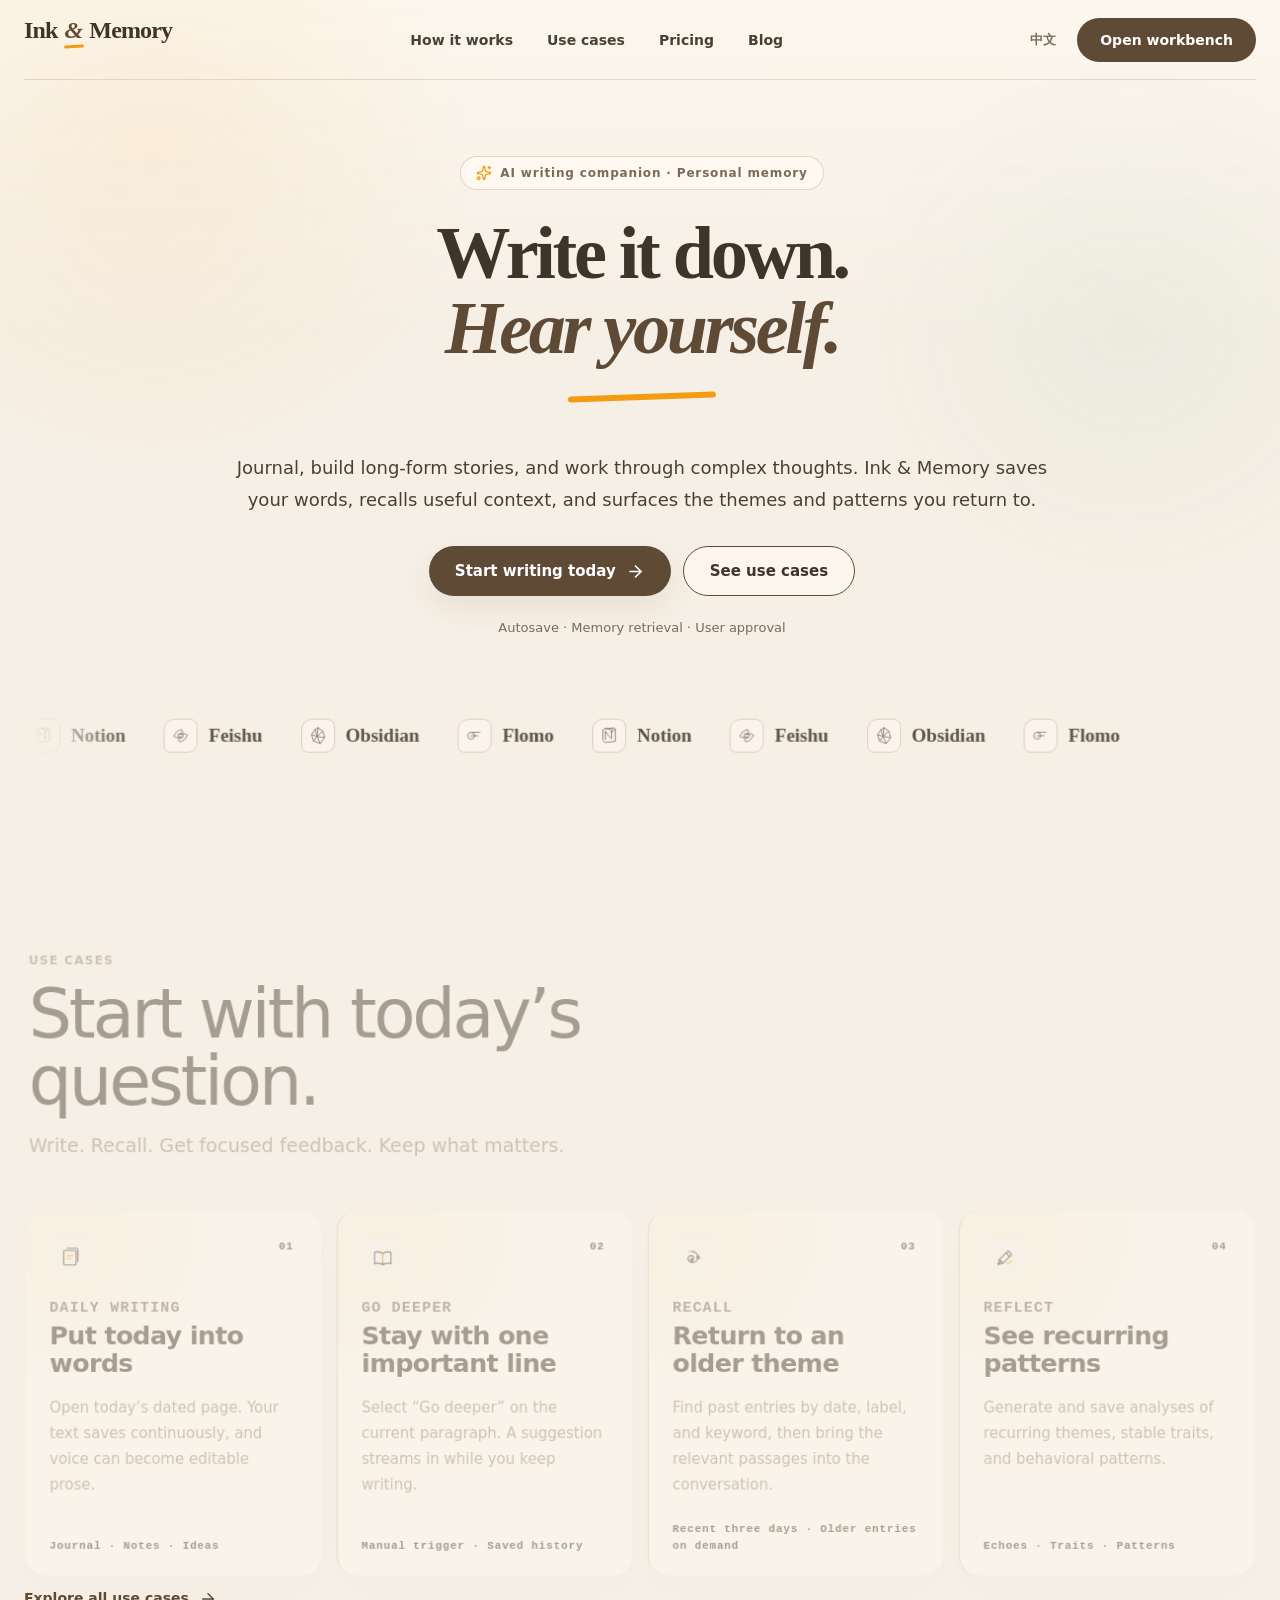
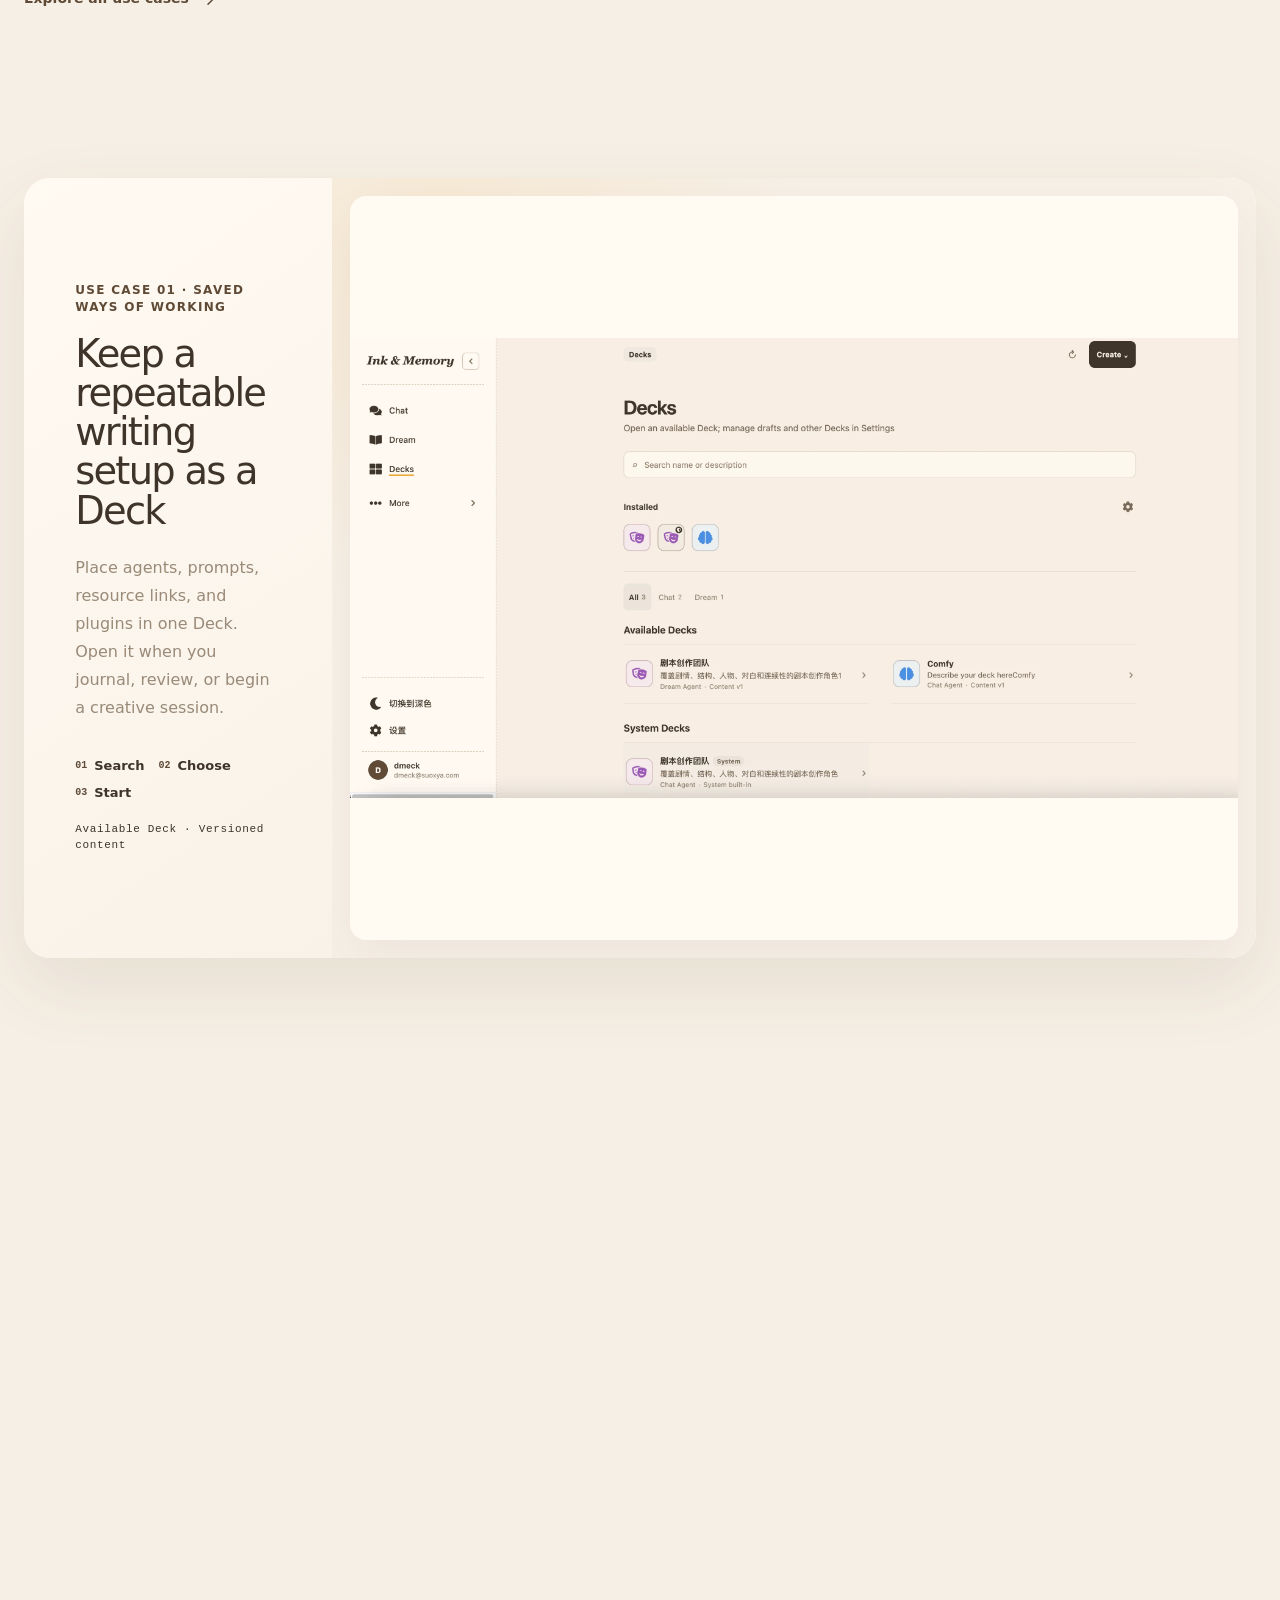
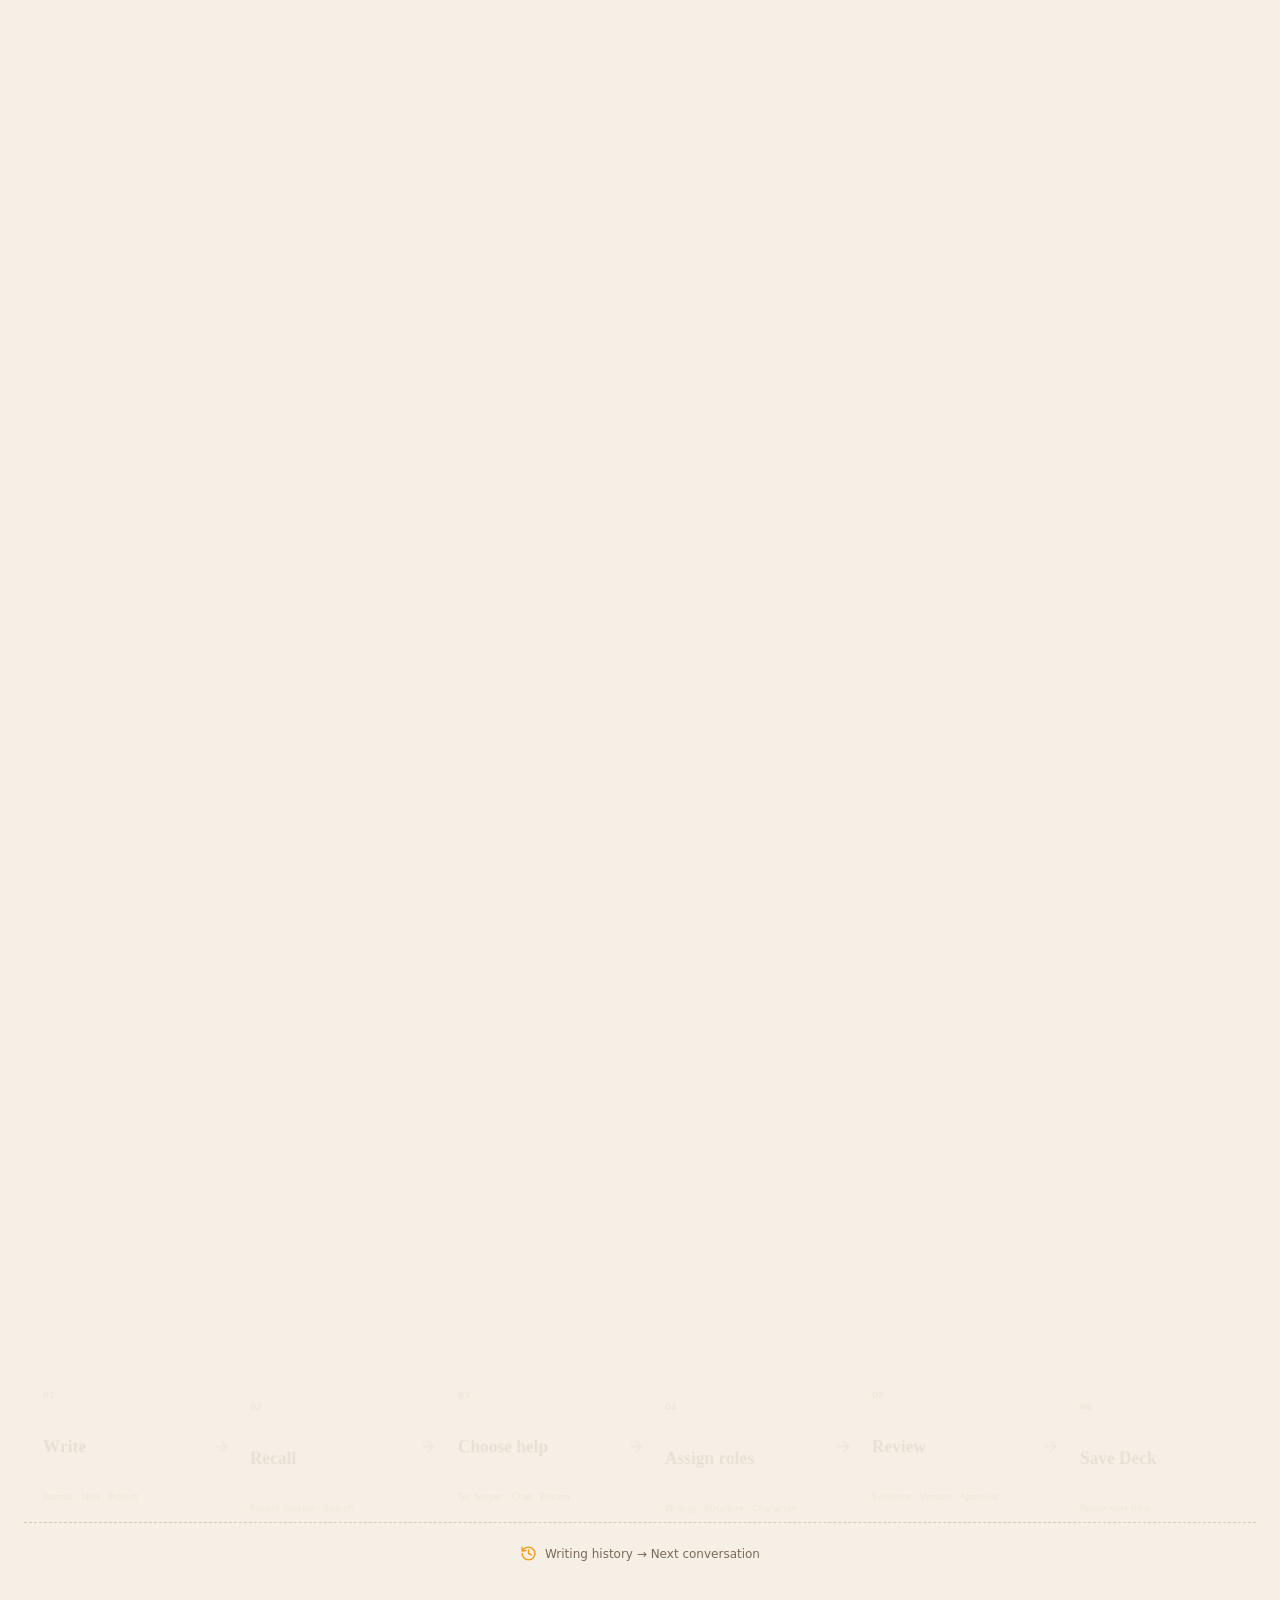
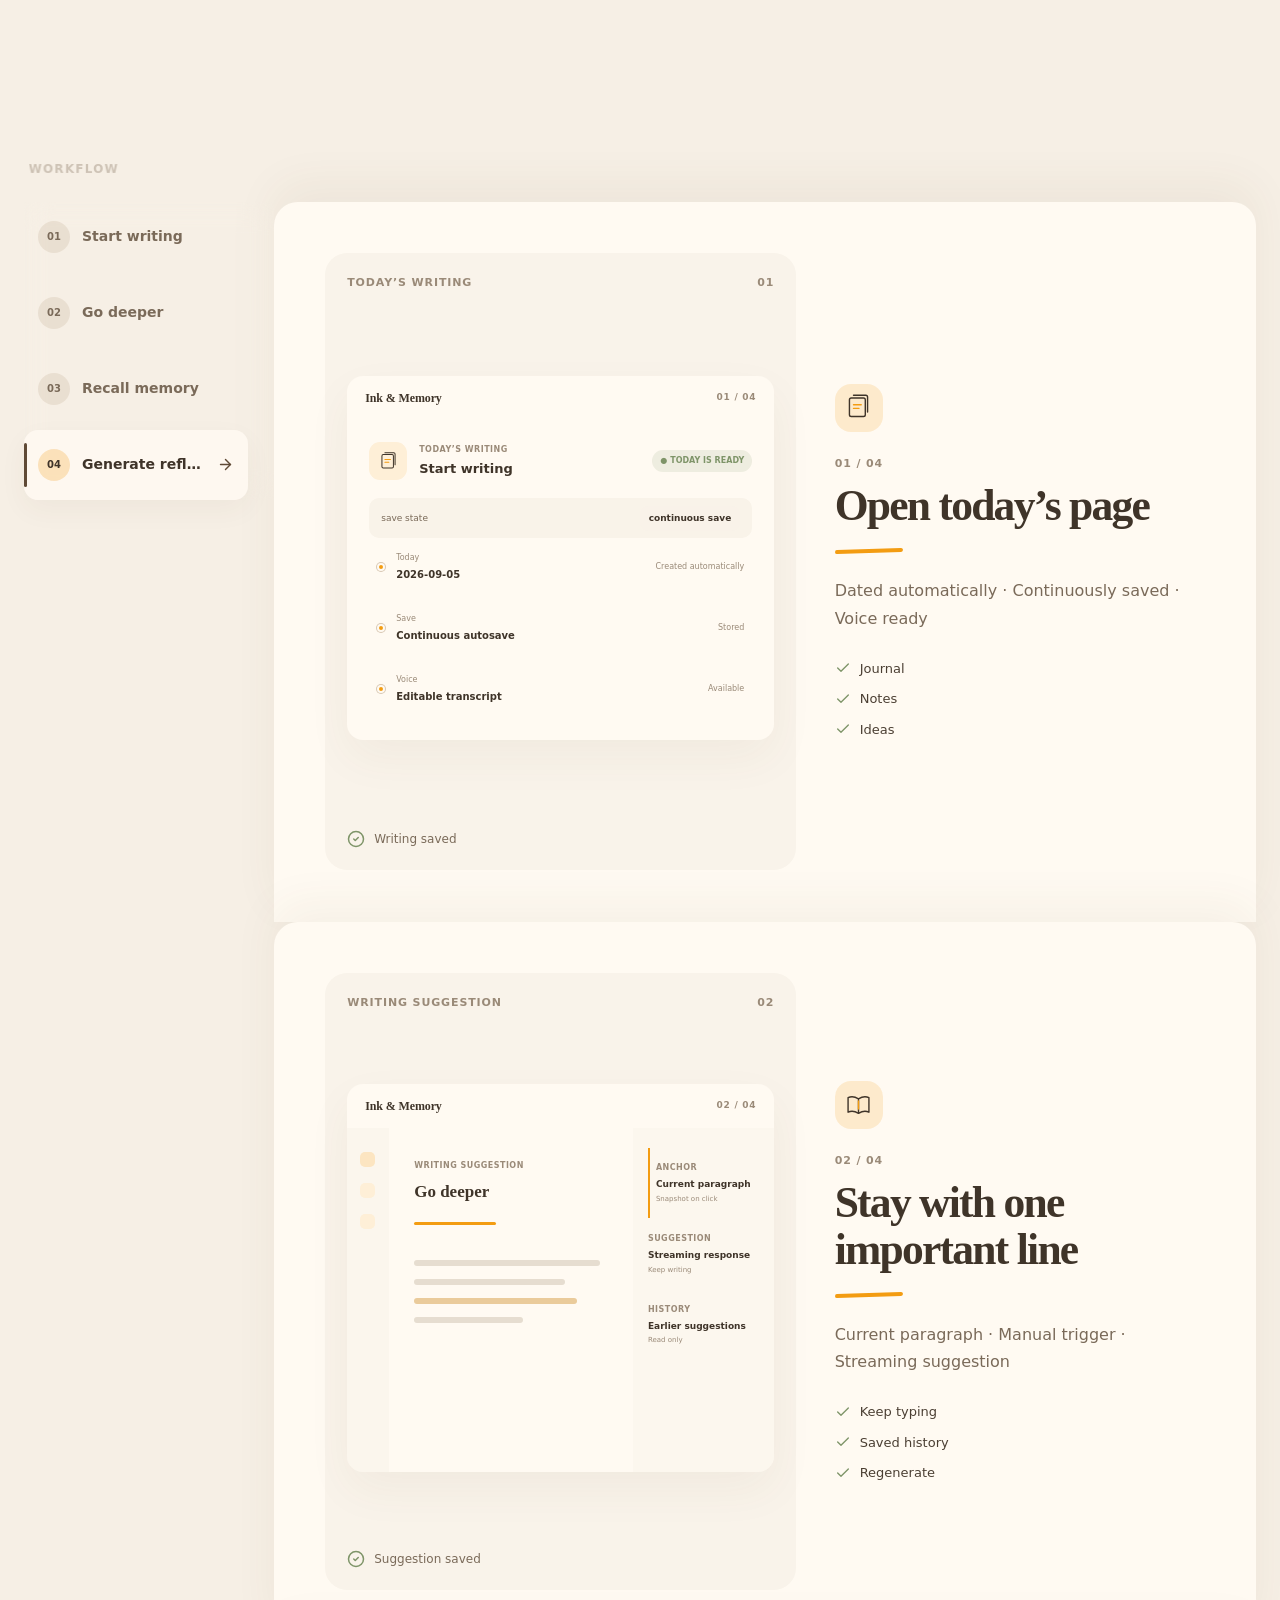
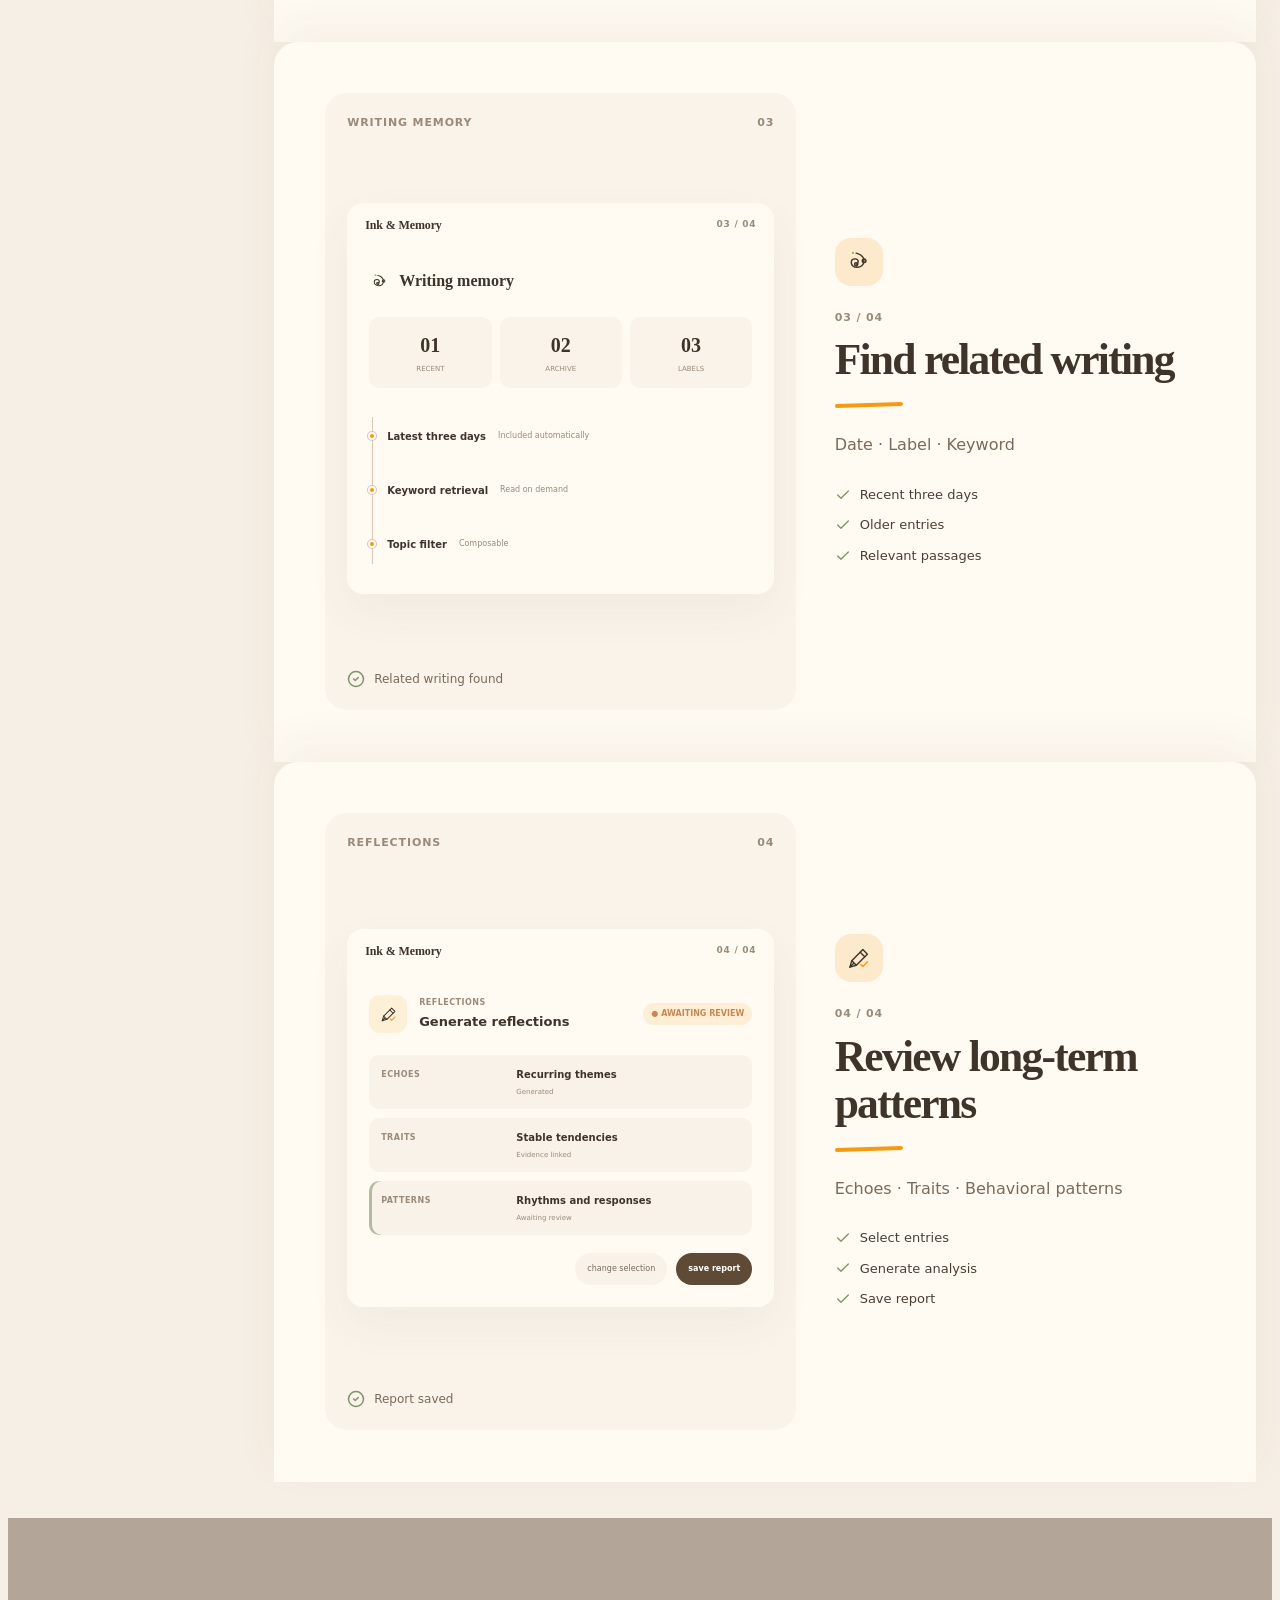
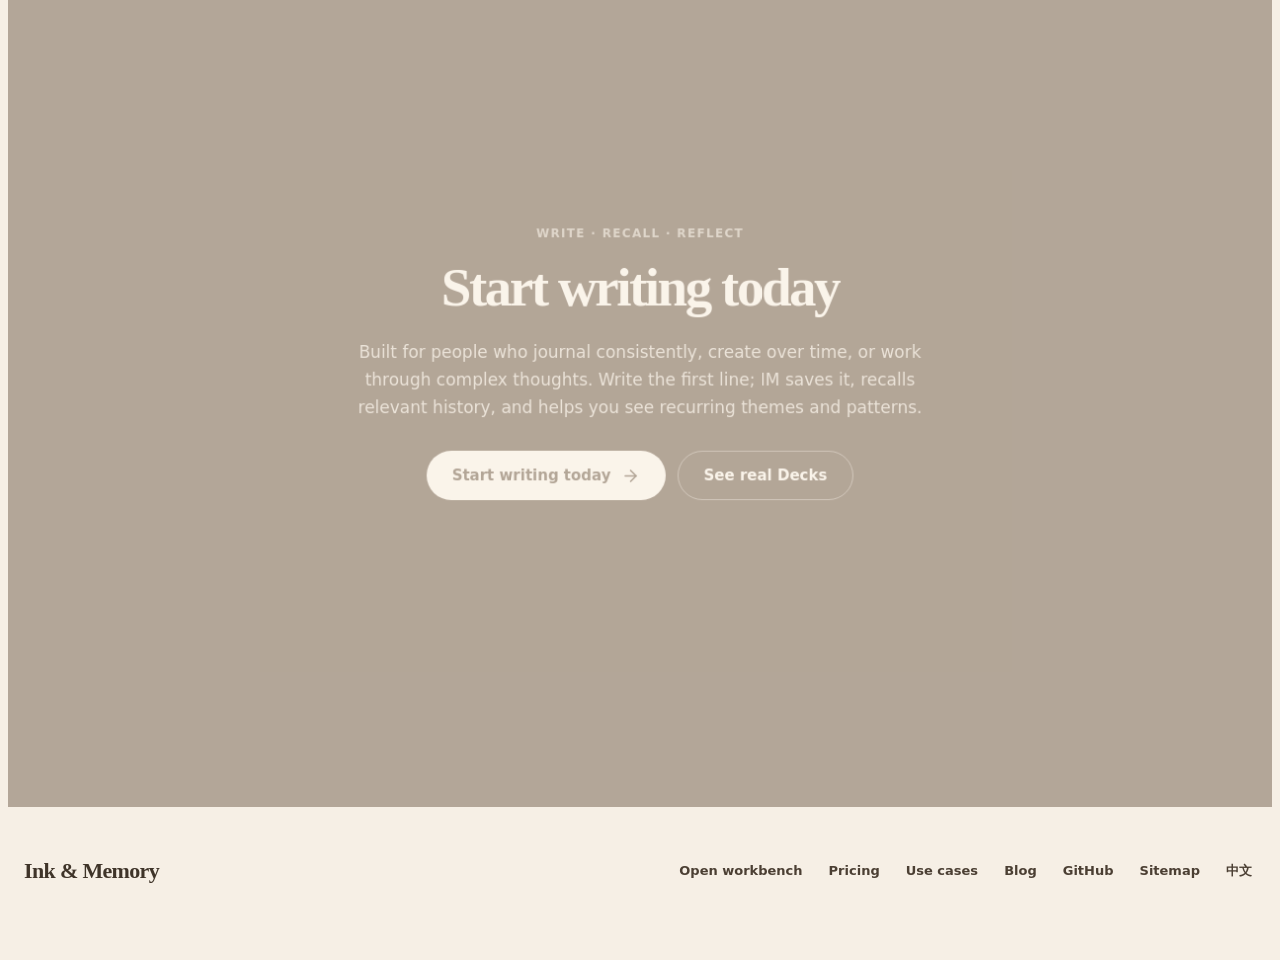
<file: en/pricing/index.html>
<!doctype html>
<html lang="en">
  <head>
    <meta charset="UTF-8" />
    <meta name="viewport" content="width=device-width, initial-scale=1.0" />
    <meta name="theme-color" content="#F6EFE5" />
    <meta name="robots" content="index,follow,max-image-preview:large,max-snippet:-1" />
    <meta name="description" content="Ink & Memory pricing: use Free now and review the capabilities, availability, allowances, and subscription FAQs for Dream and is Dreaming." />
    <link rel="canonical" href="https://ink-memory.suoxya.com/en/pricing/" />
    <link rel="alternate" hreflang="zh-CN" href="https://ink-memory.suoxya.com/pricing/" />
    <link rel="alternate" hreflang="en" href="https://ink-memory.suoxya.com/en/pricing/" />
    <link rel="alternate" hreflang="x-default" href="https://ink-memory.suoxya.com/pricing/" />
    <meta property="og:title" content="Ink & Memory Pricing | Free, Dream, is Dreaming" />
    <meta property="og:description" content="Free is available now. Dream and is Dreaming will open when subscriptions are ready." />
    <meta property="og:type" content="website" />
    <meta property="og:url" content="https://ink-memory.suoxya.com/en/pricing/" />
    <meta property="og:site_name" content="Ink & Memory" />
    <meta property="og:image" content="https://ink-memory.suoxya.com/og-image.png" />
    <meta name="twitter:card" content="summary_large_image" />
    <meta name="twitter:title" content="Ink & Memory Pricing | Free, Dream, is Dreaming" />
    <meta name="twitter:description" content="Review plan capabilities, availability, allowances, and subscription FAQs." />
    <meta name="twitter:image" content="https://ink-memory.suoxya.com/og-image.png" />
    <script type="application/ld+json">
      {
        "@context": "https://schema.org",
        "@type": "FAQPage",
        "mainEntity": [
          {"@type":"Question","name":"What does Free include?","acceptedAnswer":{"@type":"Answer","text":"View available Decks, start a limited number of Dreams, and keep recent workbench entries. Live allowances appear in the product."}},
          {"@type":"Question","name":"When can I subscribe to Dream or is Dreaming?","acceptedAnswer":{"@type":"Answer","text":"They will open after payment, plan configuration, and eligibility checks are ready."}},
          {"@type":"Question","name":"How are tokens counted and reset?","acceptedAnswer":{"@type":"Answer","text":"The subscription page shows the cycle total, used amount, remaining allowance, and next update."}}
        ]
      }
    </script>
    <title>Ink & Memory Pricing | Free, Dream, is Dreaming</title>
    <script type="module" crossorigin src="/assets/main-B0WeC2d2.js"></script>
    <link rel="stylesheet" crossorigin href="/assets/main-BQxvzoNs.css">
  </head>
  <body>
    <div id="root">
      <noscript>
        <main>
          <h1>Choose your creative space</h1>
          <p>Free is available now. Dream and is Dreaming will open when subscriptions are ready.</p>
          <h2>Free</h2><p>View available Decks, start limited Dreams, and keep recent workbench entries.</p>
          <h2>Dream</h2><p>More Dream allowance and longer Dream Agent history. Not yet available.</p>
          <h2>is Dreaming</h2><p>Ongoing support for multiple creative worlds. Not yet available.</p>
        </main>
      </noscript>
    </div>
  </body>
</html>
</file>
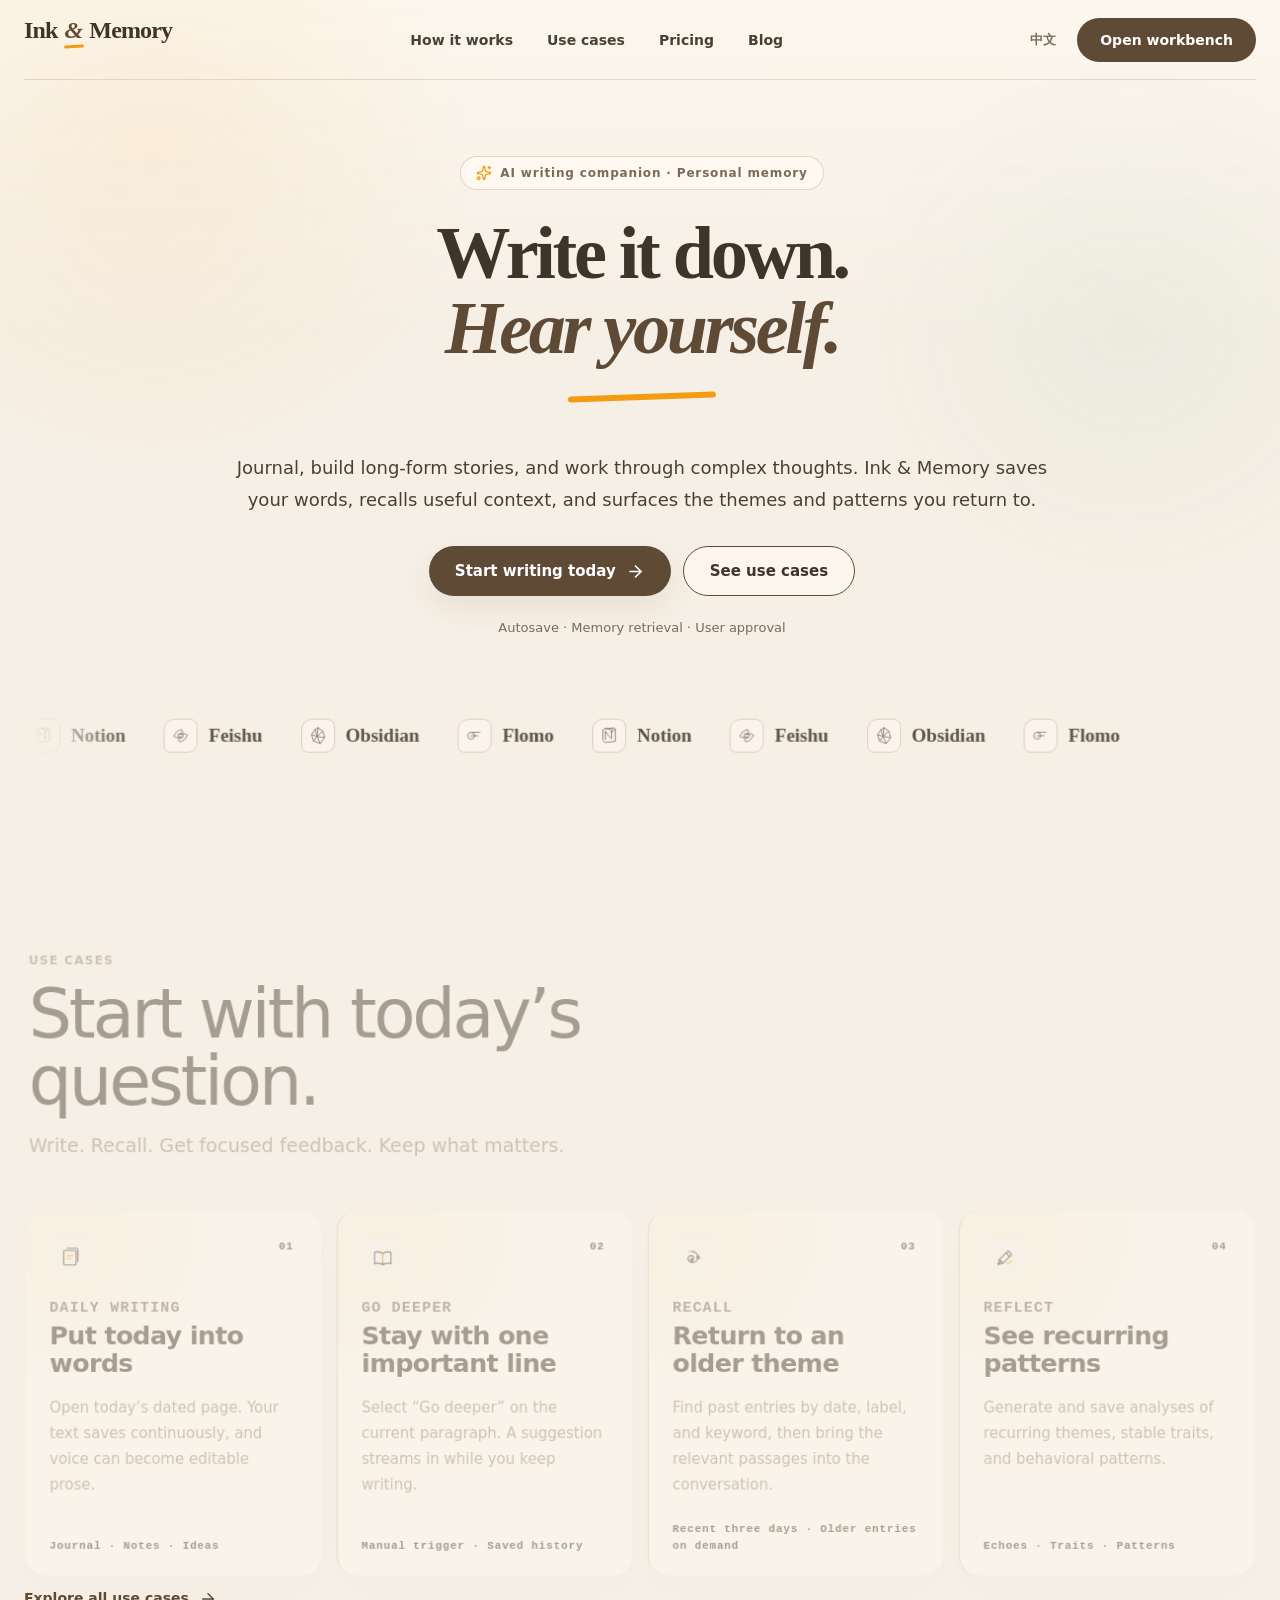
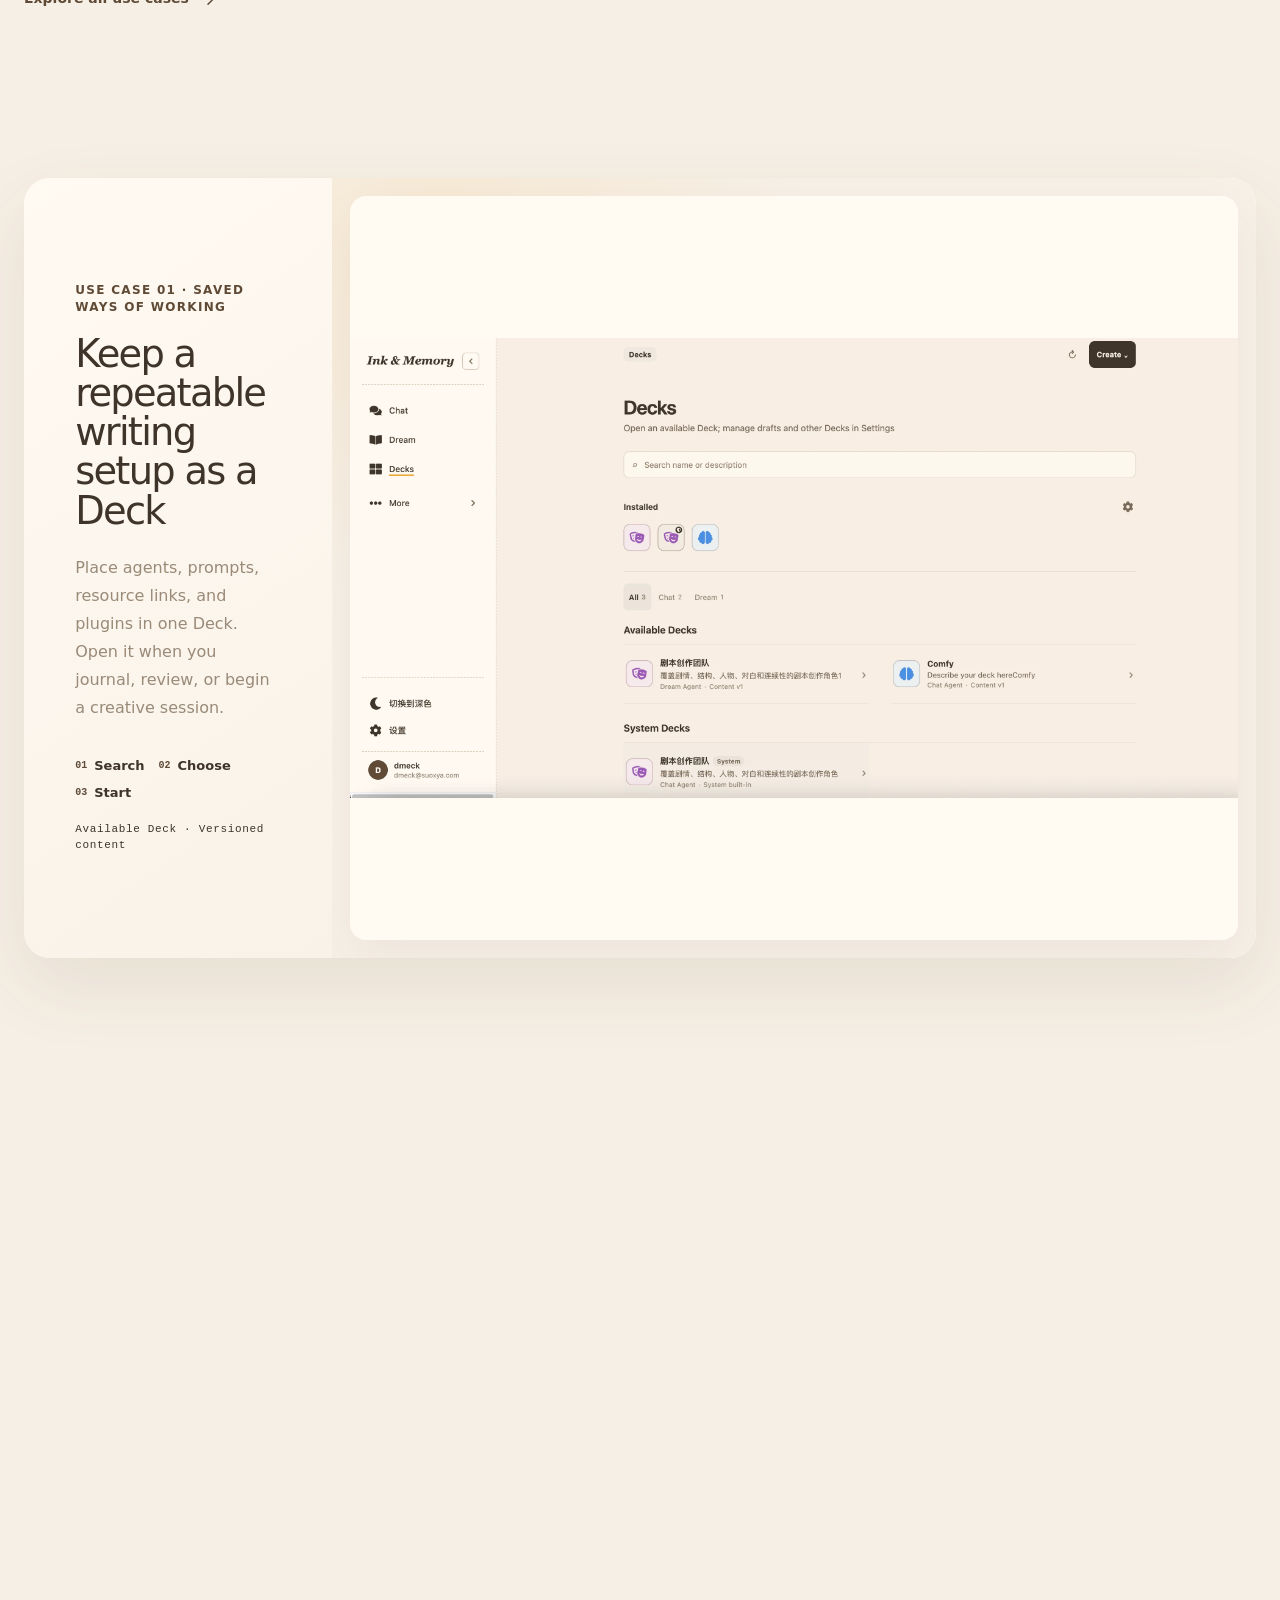
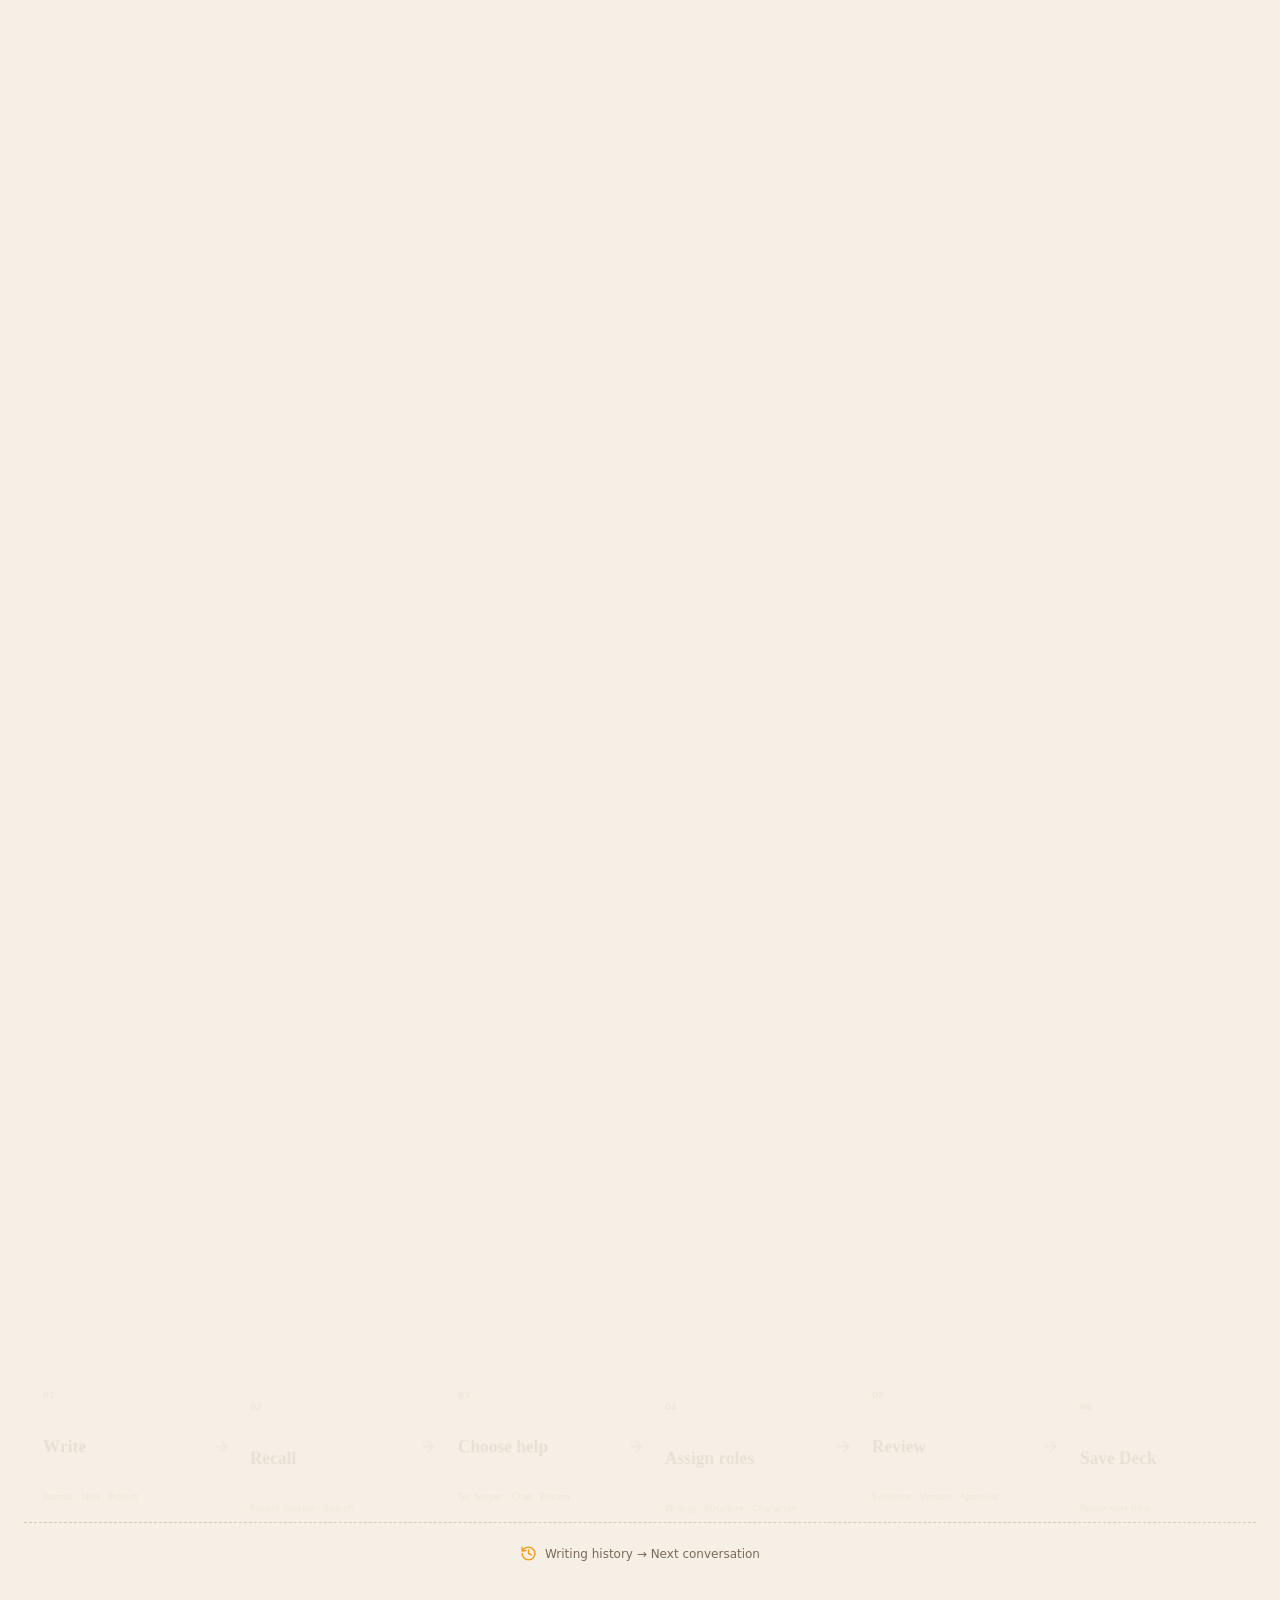
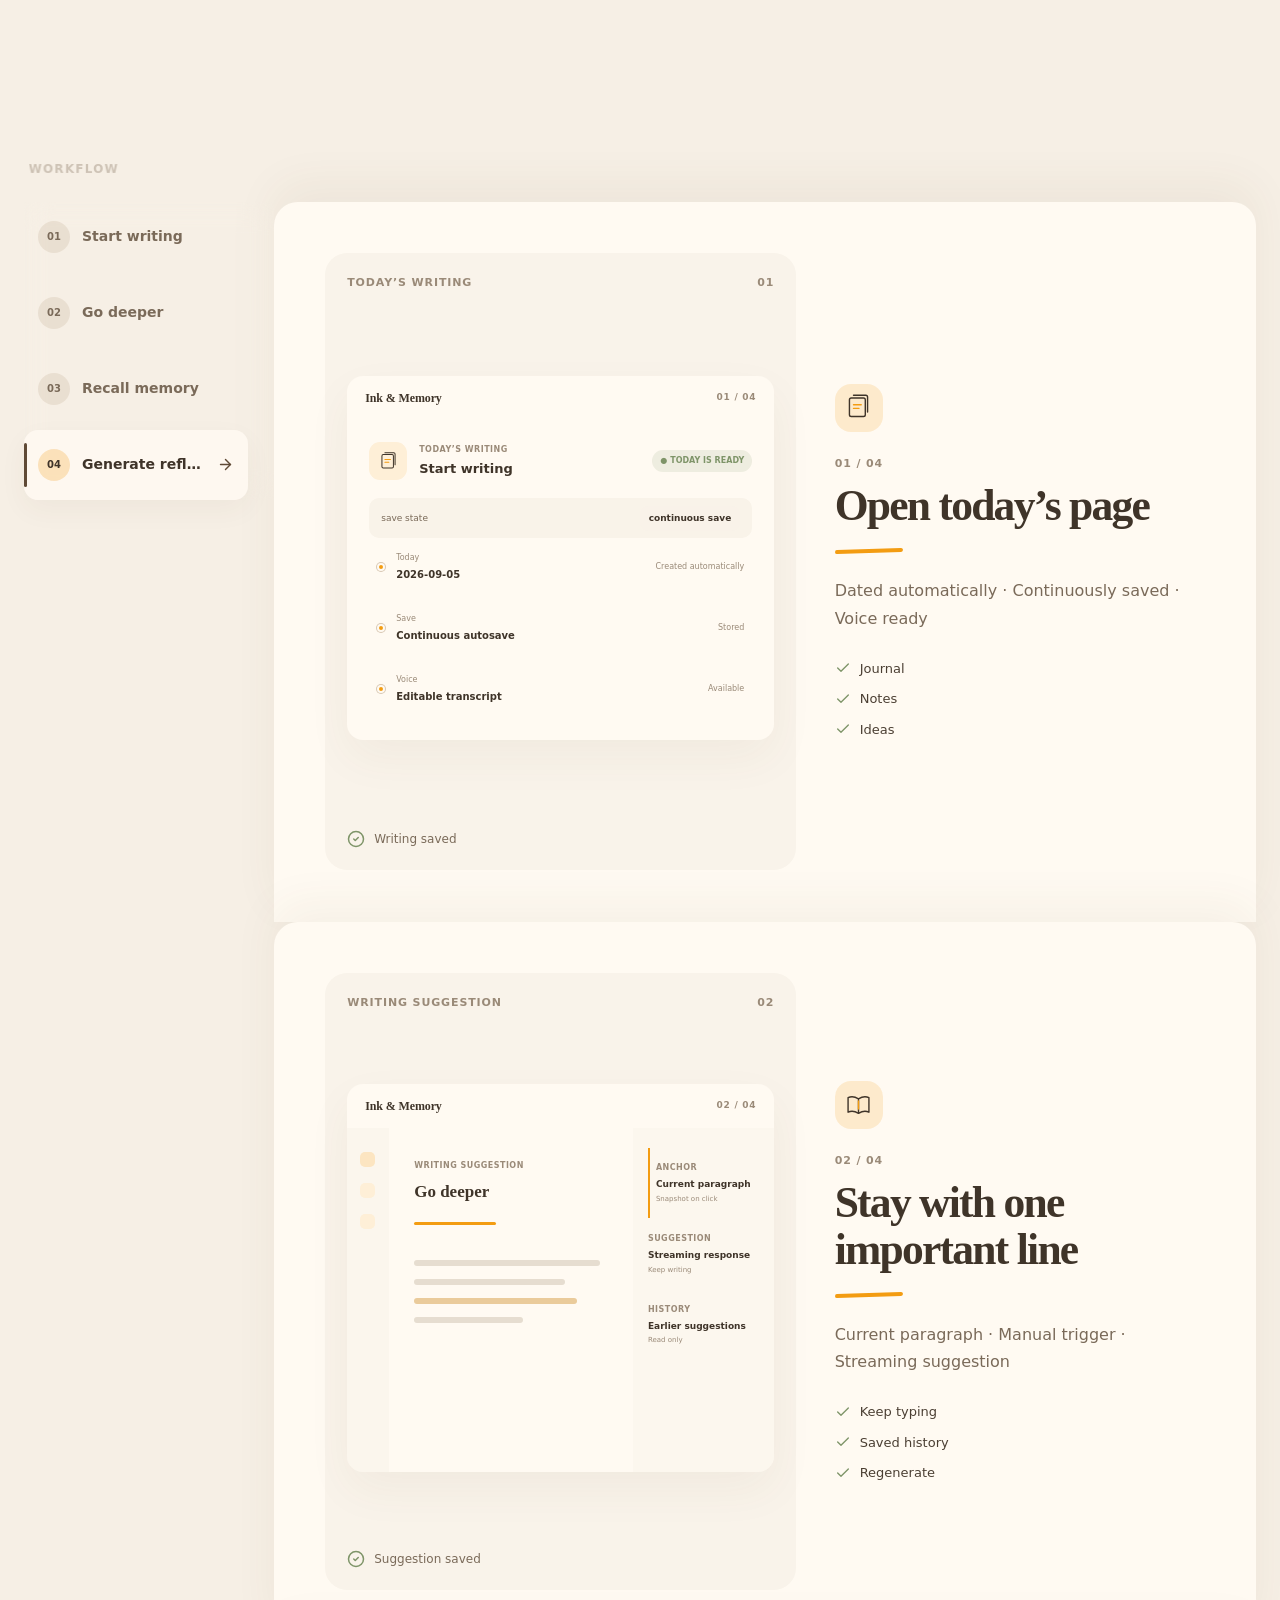
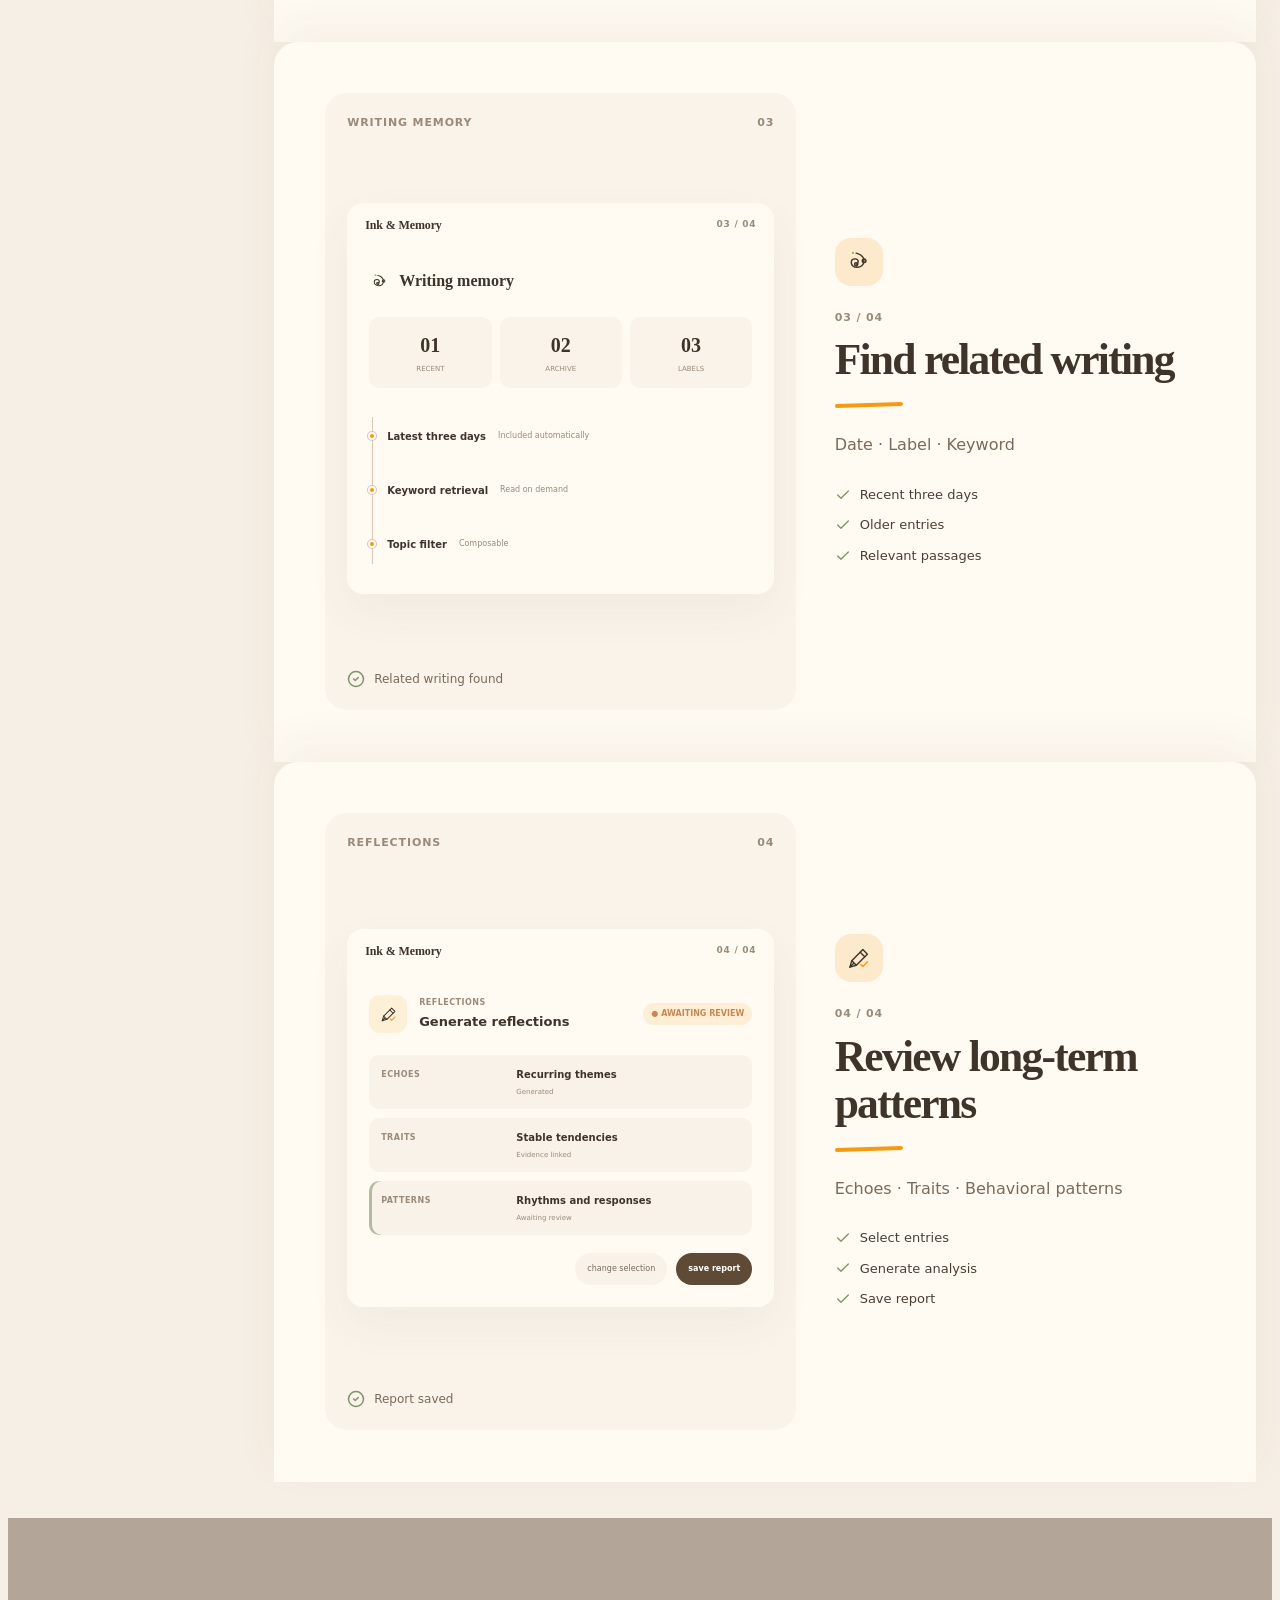
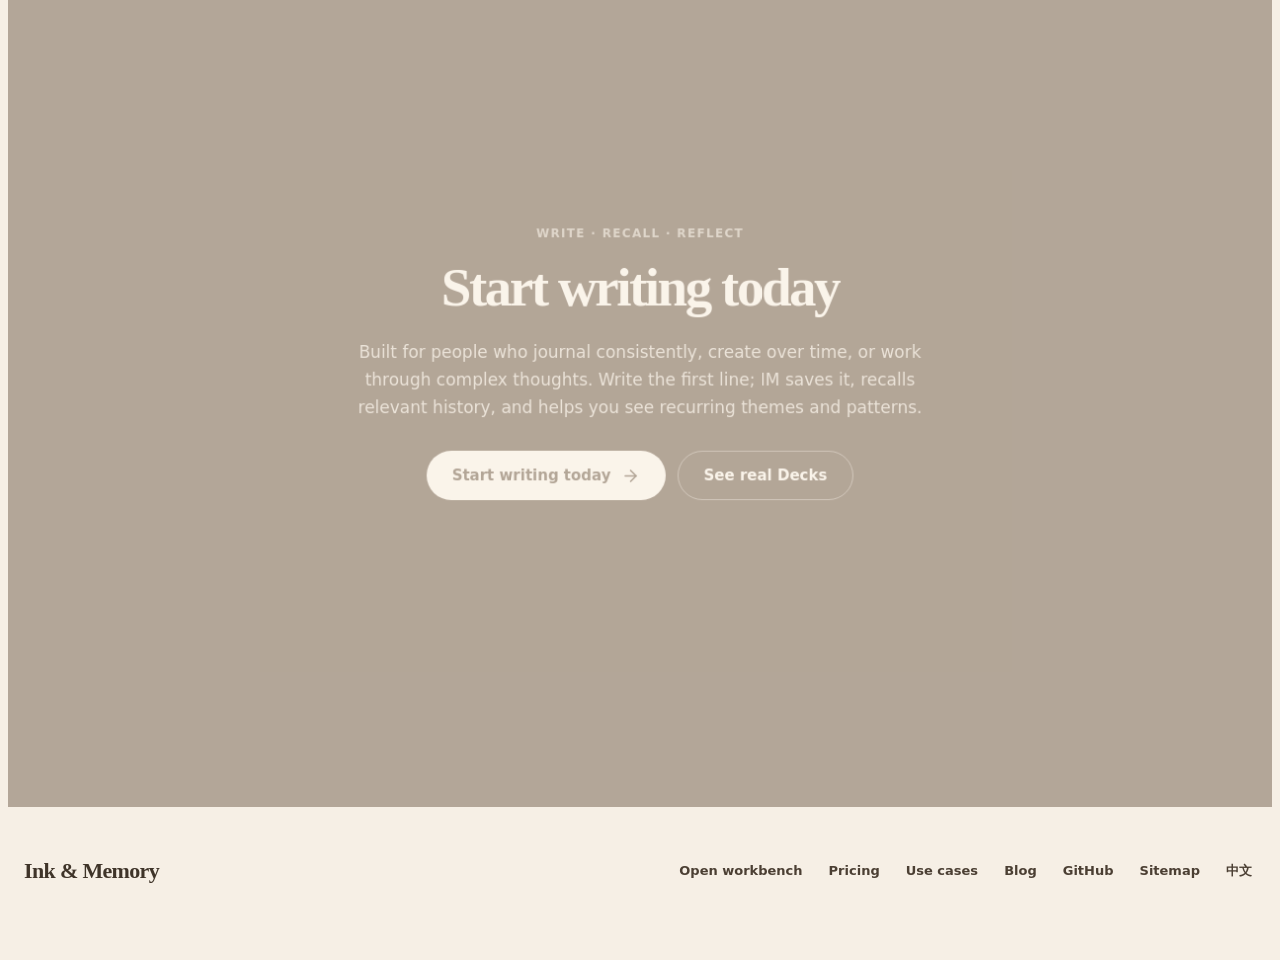
<file: en/use-cases/index.html>
<!doctype html>
<html lang="en">
  <head>
    <meta charset="UTF-8" />
    <meta name="viewport" content="width=device-width, initial-scale=1.0" />
    <meta name="theme-color" content="#F6EFE5" />
    <link rel="icon" href="/favicon.svg" type="image/svg+xml" />
    <meta name="robots" content="index,follow,max-image-preview:large,max-snippet:-1" />
    <meta name="description" content="See how Ink & Memory brings visual generation and external sources into one task: a planned ComfyUI MCP Apps experience and the implemented read-only Notion connection." />
    <link rel="canonical" href="https://ink-memory.suoxya.com/en/use-cases/" />
    <link rel="alternate" hreflang="zh-CN" href="https://ink-memory.suoxya.com/use-cases/" />
    <link rel="alternate" hreflang="en" href="https://ink-memory.suoxya.com/en/use-cases/" />
    <link rel="alternate" hreflang="x-default" href="https://ink-memory.suoxya.com/use-cases/" />
    <meta property="og:title" content="Ink & Memory Use Cases | ComfyUI MCP Apps and Notion" />
    <meta property="og:description" content="A planned ComfyUI MCP Apps experience and the implemented read-only Notion connection." />
    <meta property="og:type" content="website" />
    <meta property="og:url" content="https://ink-memory.suoxya.com/en/use-cases/" />
    <meta property="og:site_name" content="Ink & Memory" />
    <meta property="og:image" content="https://ink-memory.suoxya.com/og-image.png" />
    <meta name="twitter:card" content="summary_large_image" />
    <meta name="twitter:title" content="Ink & Memory Use Cases | ComfyUI MCP Apps and Notion" />
    <meta name="twitter:description" content="From one request to a result you can keep using." />
    <meta name="twitter:image" content="https://ink-memory.suoxya.com/og-image.png" />
    <title>Ink & Memory Use Cases | ComfyUI MCP Apps and Notion</title>
    <script type="module" crossorigin src="/assets/main-B0WeC2d2.js"></script>
    <link rel="stylesheet" crossorigin href="/assets/main-BQxvzoNs.css">
  </head>
  <body>
    <div id="root">
      <noscript>
        <main>
          <h1>From one request to a result you can keep using.</h1>
          <h2>ComfyUI MCP Apps · Planned</h2>
          <p>Describe the image, choose a workflow, watch the run, and bring the result back to the task. This is a concept only; no real generation service is connected yet.</p>
          <h2>Notion · Implemented</h2>
          <p>Connect an account, choose pages and databases, sync the index, and read page content on demand. The current connection is read-only.</p>
        </main>
      </noscript>
    </div>
  </body>
</html>
</file>
